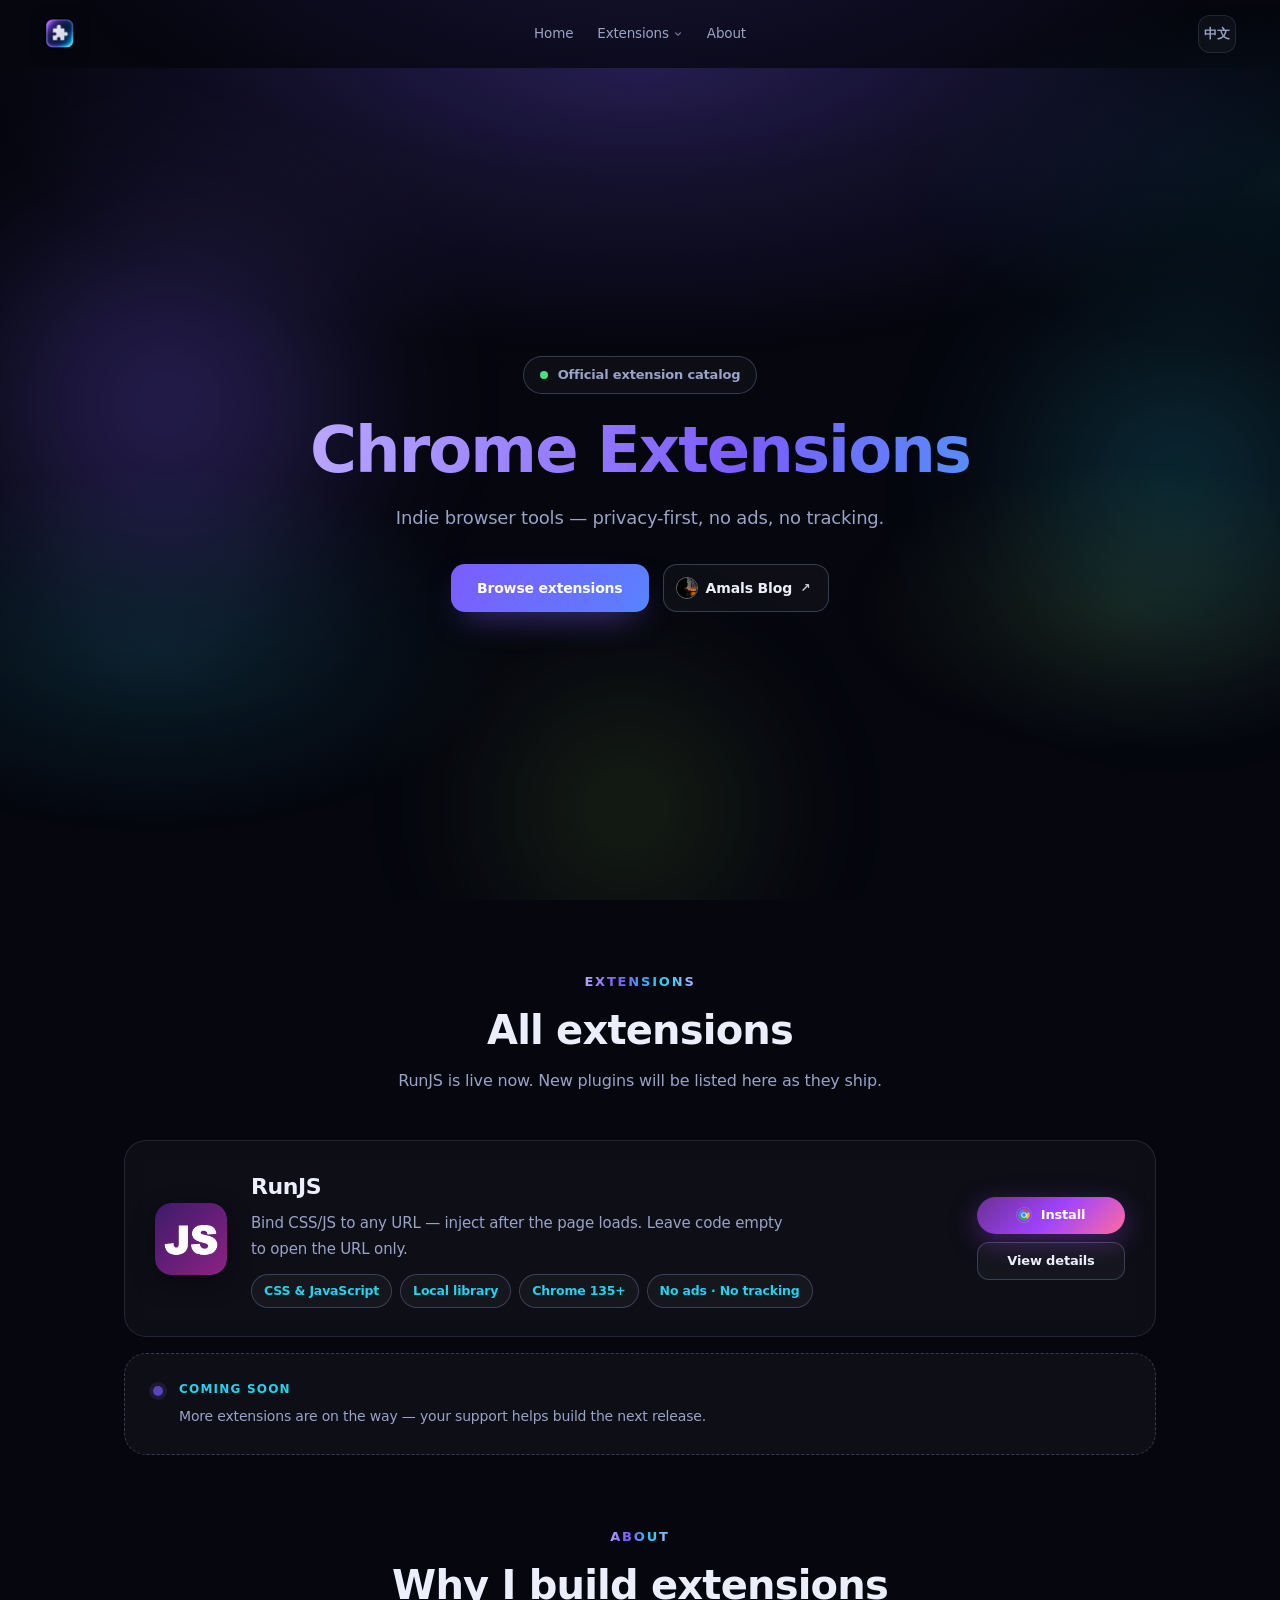
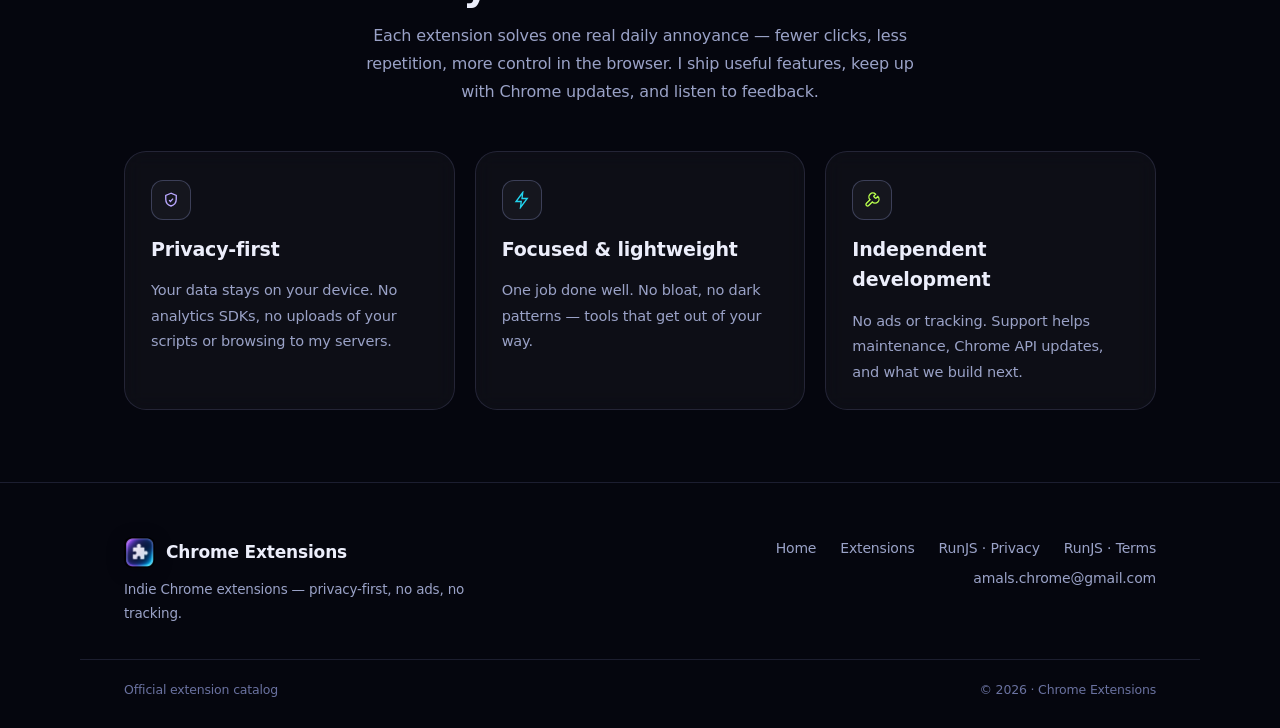
<file: index.html>
<!DOCTYPE html><html lang="en"> <head><meta charset="utf-8"><meta name="viewport" content="width=device-width, initial-scale=1"><meta name="description" content="Official site for indie Chrome extensions — RunJS and more. Privacy-friendly browser tools with no ads or tracking."><meta name="google-site-verification" content="qglDXwd5WsR262u3-31LoP47II7P1hhxSIAEebaW-9A"><link rel="canonical" href="https://amals-chrome.com/"><meta property="og:type" content="website"><meta property="og:site_name" content="Chrome Extensions"><meta property="og:title" content="Chrome Extensions · Official Site"><meta property="og:description" content="Official site for indie Chrome extensions — RunJS and more. Privacy-friendly browser tools with no ads or tracking."><meta property="og:url" content="https://amals-chrome.com/"><meta property="og:image" content="https://amals-chrome.com/assets/og-default.jpg"><meta property="og:locale" content="en_US"><meta name="twitter:card" content="summary_large_image"><meta name="twitter:title" content="Chrome Extensions · Official Site"><meta name="twitter:description" content="Official site for indie Chrome extensions — RunJS and more. Privacy-friendly browser tools with no ads or tracking."><meta name="twitter:image" content="https://amals-chrome.com/assets/og-default.jpg"><title>Chrome Extensions · Official Site</title><link rel="icon" href="/favicon.svg" type="image/svg+xml"><link rel="icon" href="/favicon.ico" sizes="any"><link rel="icon" href="/assets/site-icon.png" type="image/png" sizes="1024x1024"><link rel="apple-touch-icon" href="/assets/site-icon-180.png"><script>
  (function () {
    try {
      var KEY = "amals-site-locale";
      var stored = localStorage.getItem(KEY);
      var path = location.pathname || "/";
      var onZh = path === "/zh" || path === "/zh/" || path.indexOf("/zh/") === 0;

      function preferZh() {
        var langs = [];
        if (navigator.languages && navigator.languages.length) {
          langs = langs.concat(Array.prototype.slice.call(navigator.languages));
        }
        if (navigator.language) langs.push(navigator.language);
        for (var i = 0; i < langs.length; i++) {
          var x = String(langs[i] || "").toLowerCase();
          if (x.indexOf("zh") === 0) return true;
          if (x.indexOf("en") === 0) return false;
        }
        return false;
      }

      function toZh(p) {
        if (p === "/" || p === "") return "/zh/";
        if (p.indexOf("/zh") === 0) return p.endsWith("/") ? p : p + "/";
        return "/zh" + (p.endsWith("/") ? p : p + "/");
      }

      function toEn(p) {
        if (p === "/zh" || p === "/zh/") return "/";
        if (p.indexOf("/zh/") === 0) {
          var rest = p.slice(3);
          return rest.endsWith("/") ? rest : rest + "/";
        }
        return p.endsWith("/") ? p : p + "/";
      }

      var suffix = (location.search || "") + (location.hash || "");
      var wantZh = stored === "zh" ? true : stored === "en" ? false : preferZh();
      if (wantZh && !onZh) {
        location.replace(toZh(path) + suffix);
        return;
      }
      if (!wantZh && onZh && stored === "en") {
        location.replace(toEn(path) + suffix);
      }
    } catch (e) {}
  })();
</script><link rel="stylesheet" href="/_astro/index.CHZZLzla.css"></head> <body class="site-body" data-nav-scrolled="0"> <div class="bg-glow" aria-hidden="true"></div> <header class="nav"> <a class="brand" href="/" aria-label="Chrome Extensions home"> <img class="brand-mark" src="/assets/site-icon.png" width="31" height="31" alt=""> </a> <nav class="nav-links" aria-label="Primary"> <a class="nav-link" href="/">Home</a> <div class="nav-dropdown"> <a class="nav-link nav-dropdown-trigger" href="/#extensions" aria-haspopup="true"> <span>Extensions</span> <svg class="nav-caret" viewBox="0 0 12 12" aria-hidden="true" focusable="false"> <path d="M3 4.5 6 7.5 9 4.5" fill="none" stroke="currentColor" stroke-width="1.4" stroke-linecap="round" stroke-linejoin="round"></path> </svg> </a> <div class="nav-dropdown-menu" role="menu"> <a class="nav-dropdown-item" role="menuitem" href="/runjs/"> RunJS </a> </div> </div> <a class="nav-link" href="/#about">About</a>  </nav> <div class="nav-actions"> <a class="nav-lang" href="/zh/" lang="zh-CN" data-locale-switch="zh" aria-label="Language"> 中文 </a> </div> </header> <script>
  (function () {
    var root = document.body;
    if (!root || !root.classList.contains("site-body")) return;
    function setNavScrolled() {
      root.setAttribute("data-nav-scrolled", window.scrollY > 36 ? "1" : "0");
    }
    setNavScrolled();
    window.addEventListener("scroll", setNavScrolled, { passive: true });

    document.querySelectorAll("[data-locale-switch]").forEach(function (el) {
      el.addEventListener("click", function (e) {
        try {
          localStorage.setItem("amals-site-locale", el.getAttribute("data-locale-switch") || "");
        } catch (err) {}
        var hash = location.hash || "";
        if (!hash) return;
        e.preventDefault();
        var href = el.getAttribute("href") || "";
        location.href = href.split("#")[0] + hash;
      });
    });
  })();
</script>  <main id="top"> <section class="hero home-hero"> <div class="home-hero-bg" aria-hidden="true"> <span class="home-hero-orb home-hero-orb-a"></span> <span class="home-hero-orb home-hero-orb-b"></span> <span class="home-hero-orb home-hero-orb-c"></span> </div> <div class="wrap hero-inner"> <div class="home-hero-copy"> <p class="home-hero-badge"> <span class="home-hero-badge-pulse" aria-hidden="true"></span> <span>Official extension catalog</span> </p> <h1 class="hero-brand">Chrome Extensions</h1> <p class="home-hero-lede">Indie browser tools — privacy-first, no ads, no tracking.</p> <div class="hero-actions"> <a class="btn btn-primary home-hero-cta" href="/#extensions"> <span>Browse extensions</span> </a> <a class="amals-blog-btn" href="https://amals.cn" rel="noopener noreferrer" target="_blank"> <img class="amals-blog-avatar" src="/assets/amals-avatar.jpg" width="22" height="22" alt=""> <span>Amals Blog</span> <span class="amals-blog-arrow" aria-hidden="true">↗</span> </a>  </div> </div> </div> </section> <div class="wrap site-content"> <section id="extensions" class="site-section"> <header class="site-section-heading"> <p class="section-label">Extensions</p> <h2 class="section-title">All extensions</h2> <p class="section-desc">RunJS is live now. New plugins will be listed here as they ship.</p> </header> <div class="ext-grid"> <article class="ext-card" id="runjs"> <img class="ext-icon" src="/assets/products/runjs/runjs-icon128.png" width="72" height="72" alt="RunJS icon"> <div class="ext-meta"> <h3> <a class="ext-title-link" href="/runjs/">RunJS</a> </h3> <p class="ext-tagline">Bind CSS/JS to any URL — inject after the page loads. Leave code empty to open the URL only.</p> <ul class="ext-features"> <li>CSS &amp; JavaScript</li> <li>Local library</li> <li>Chrome 135+</li> <li>No ads · No tracking</li> </ul> </div> <div class="ext-actions"> <a class="btn btn-primary btn-sm btn-with-icon" href="https://chromewebstore.google.com/detail/runjs/ojnklfecniapdcbficadmjdljogefooe" rel="noopener noreferrer" target="_blank"> <svg class="btn-chrome-icon" viewBox="0 0 48 48" width="20" height="20" role="img"> <title>Chrome</title> <circle cx="24" cy="24" r="20" fill="#4285F4"></circle> <path fill="#EA4335" d="M24 4a20 20 0 0 1 17.32 10H24z"></path> <path fill="#FBBC05" d="M41.32 14A20 20 0 0 1 34 38.66L24 24z"></path> <path fill="#34A853" d="M34 38.66A20 20 0 0 1 4 24h20z"></path> <circle cx="24" cy="24" r="9" fill="#fff"></circle> <circle cx="24" cy="24" r="6.5" fill="#4285F4"></circle> </svg> Install </a> <a class="btn btn-ghost btn-sm" href="/runjs/">View details</a> </div> </article> <div class="ext-coming"> <span class="ext-coming-mark" aria-hidden="true"></span> <div class="ext-coming-copy"> <p class="ext-coming-label">Coming soon</p> <p class="ext-coming-text">More extensions are on the way — your support helps build the next release.</p> </div> </div> </div> </section> <section id="about" class="site-section"> <header class="site-section-heading"> <p class="section-label">About</p> <h2 class="section-title">Why I build extensions</h2> <p class="section-desc">Each extension solves one real daily annoyance — fewer clicks, less repetition, more control in the browser. I ship useful features, keep up with Chrome updates, and listen to feedback.</p> </header> <div class="values-grid"> <article class="value-card"> <div class="value-icon" aria-hidden="true"> <svg viewBox="0 0 24 24" fill="none" stroke="currentColor" stroke-width="1.8"> <path d="M12 3 5 6v5c0 4.5 2.9 7.8 7 9 4.1-1.2 7-4.5 7-9V6l-7-3z"></path> <path d="M9.5 12.2 11.2 14l3.5-3.8"></path> </svg> </div> <h3>Privacy-first</h3> <p>Your data stays on your device. No analytics SDKs, no uploads of your scripts or browsing to my servers.</p> </article> <article class="value-card"> <div class="value-icon" aria-hidden="true"> <svg viewBox="0 0 24 24" fill="none" stroke="currentColor" stroke-width="1.8"> <path d="M13 2 4 14h7l-1 8 9-12h-7l1-8z"></path> </svg> </div> <h3>Focused &amp; lightweight</h3> <p>One job done well. No bloat, no dark patterns — tools that get out of your way.</p> </article> <article class="value-card"> <div class="value-icon" aria-hidden="true"> <svg viewBox="0 0 24 24" fill="none" stroke="currentColor" stroke-width="1.8"> <path d="M14.7 6.3a1 1 0 0 0 0 1.4l1.6 1.6a1 1 0 0 0 1.4 0l2.1-2.1a5.2 5.2 0 0 1-7.4 7.4L7.6 19.4a2.1 2.1 0 0 1-3-3l4.8-4.8a5.2 5.2 0 0 1 7.4-7.4l-2.1 2.1z"></path> </svg> </div> <h3>Independent development</h3> <p>No ads or tracking. Support helps maintenance, Chrome API updates, and what we build next.</p> </article> </div> </section>  </div> </main>  <footer class="site-footer"> <div class="wrap site-footer-inner"> <div class="site-footer-brand"> <div class="site-footer-brand-row"> <img class="brand-mark" src="/assets/site-icon.png" width="31" height="31" alt=""> <strong>Chrome Extensions</strong> </div> <p>Indie Chrome extensions — privacy-first, no ads, no tracking.</p> </div> <nav class="site-footer-links" aria-label="Footer"> <a href="/">Home</a> <a href="/#extensions">Extensions</a> <a href="/runjs/privacy/">RunJS · Privacy</a><a href="/runjs/terms/">RunJS · Terms</a>  <a href="mailto:amals.chrome@gmail.com">amals.chrome@gmail.com</a> </nav> </div> <div class="wrap site-footer-bottom"> <span>Official extension catalog</span> <span>© 2026 · Chrome Extensions</span> </div> </footer> </body></html>
</file>
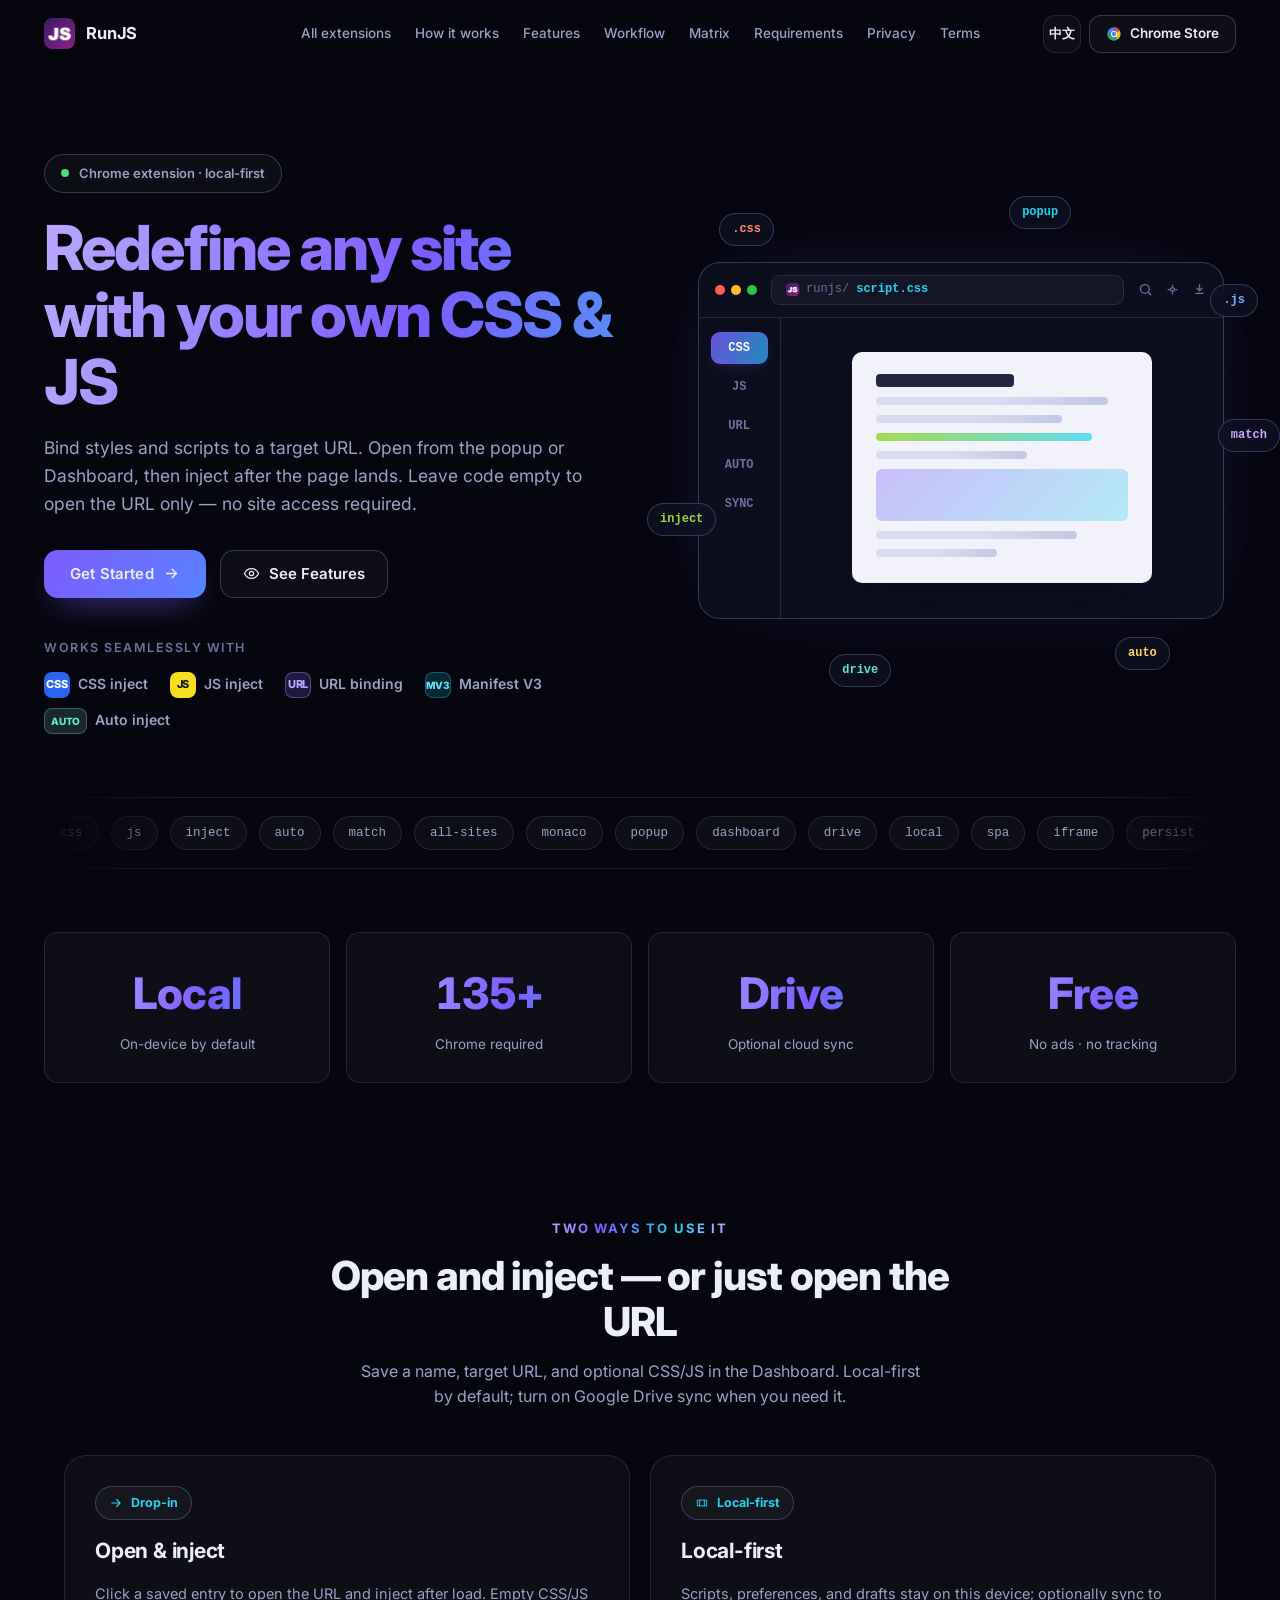
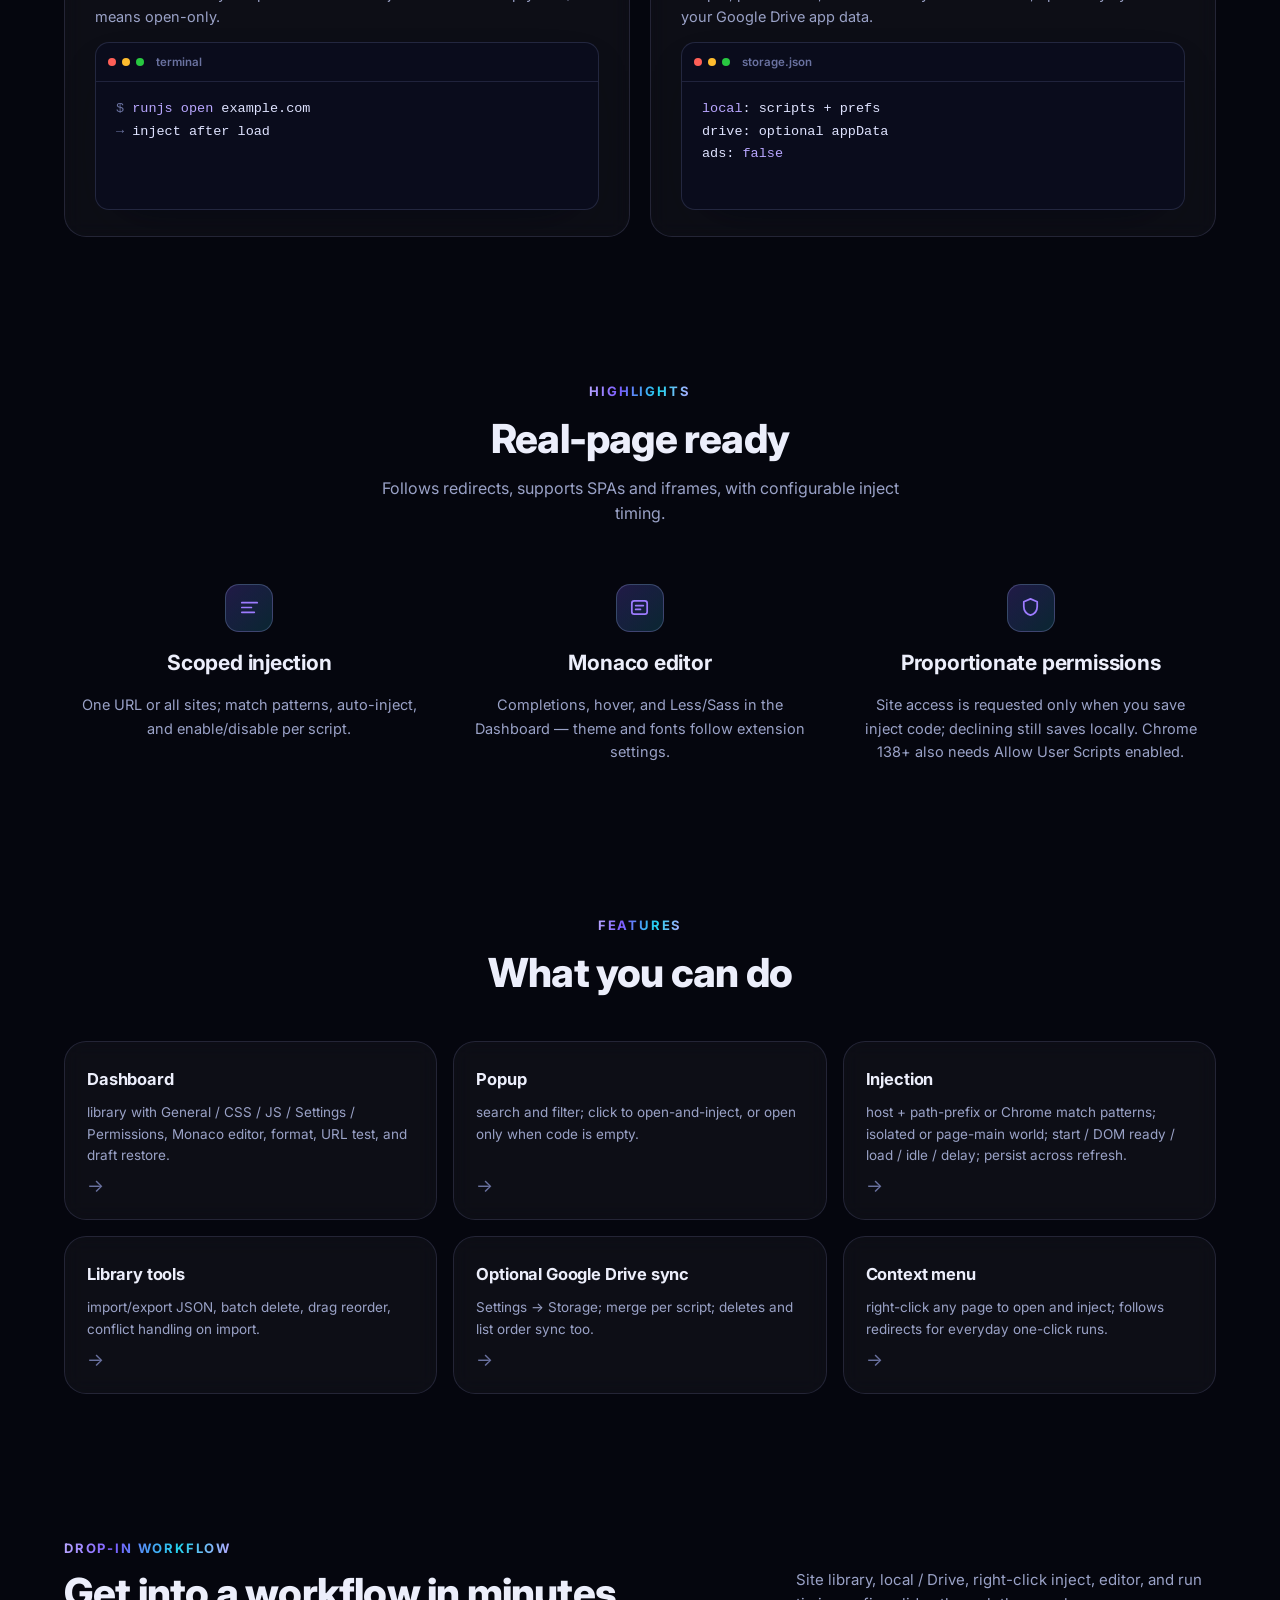
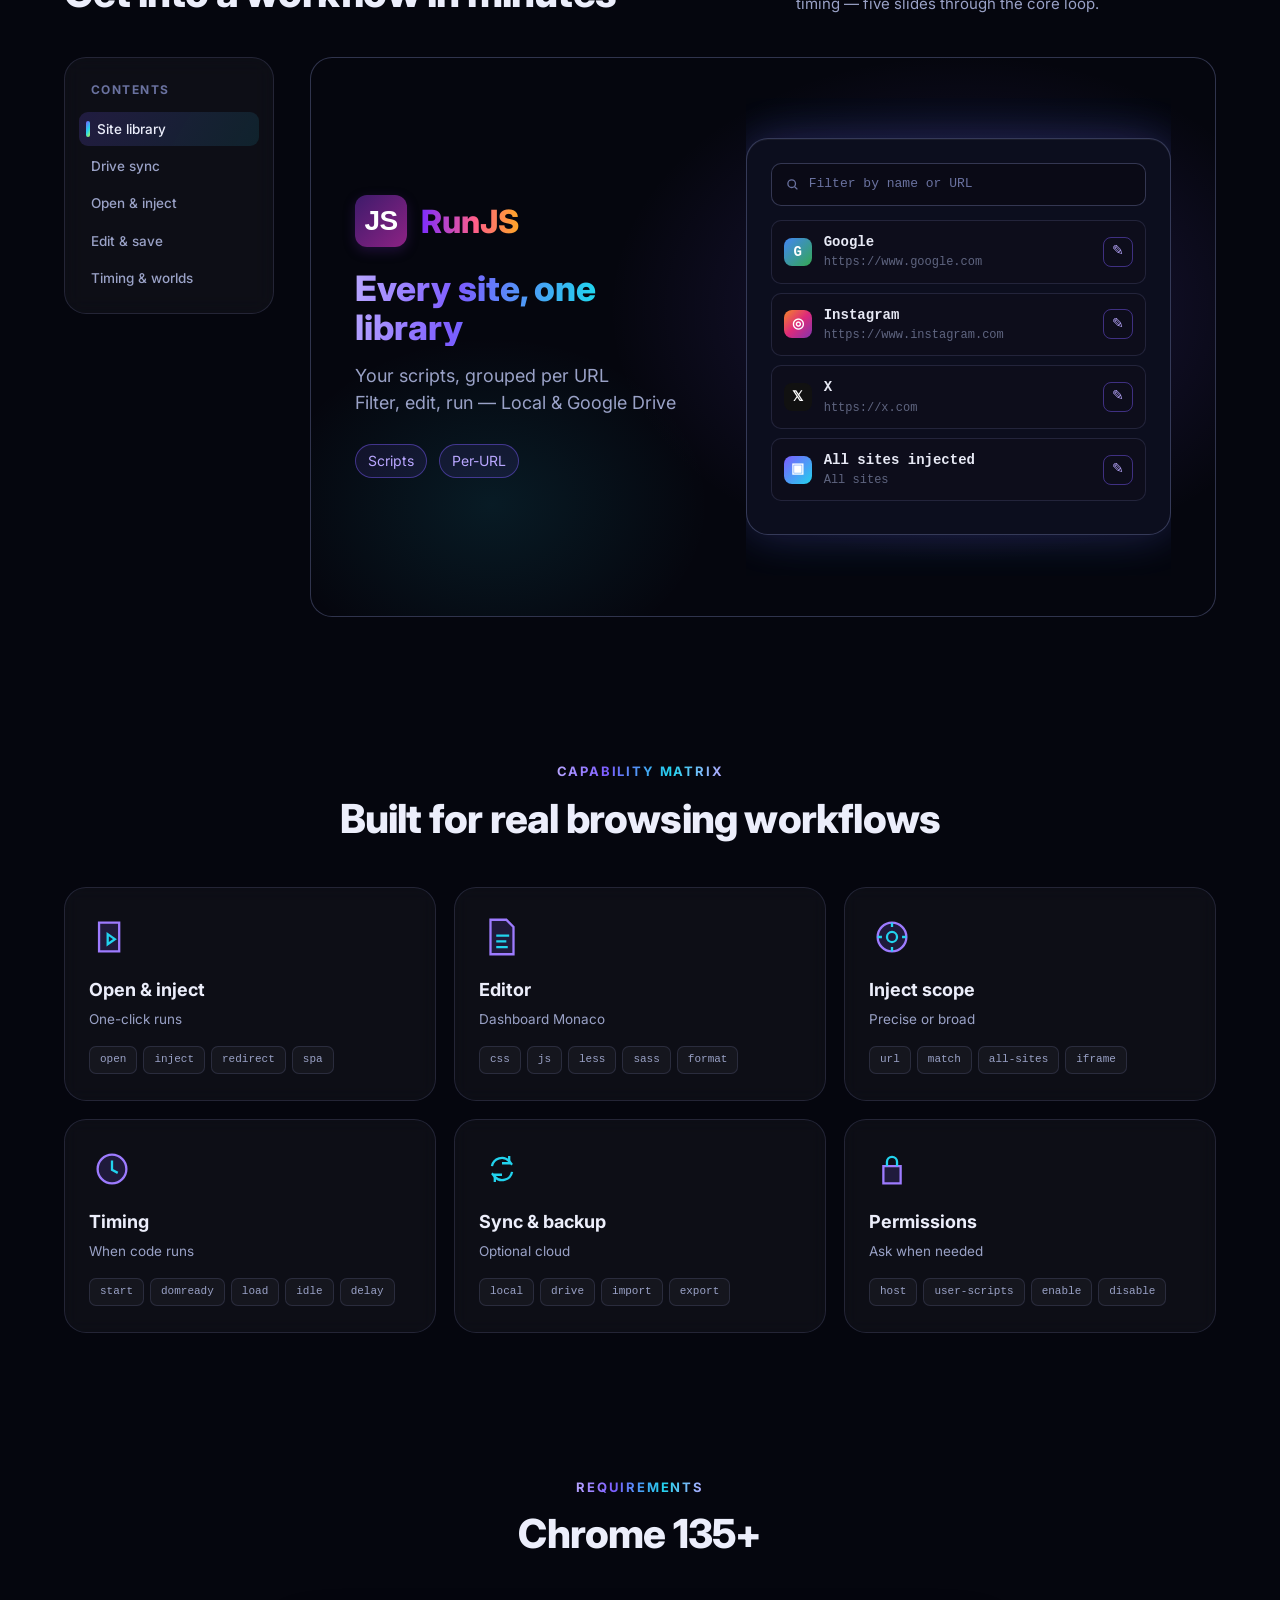
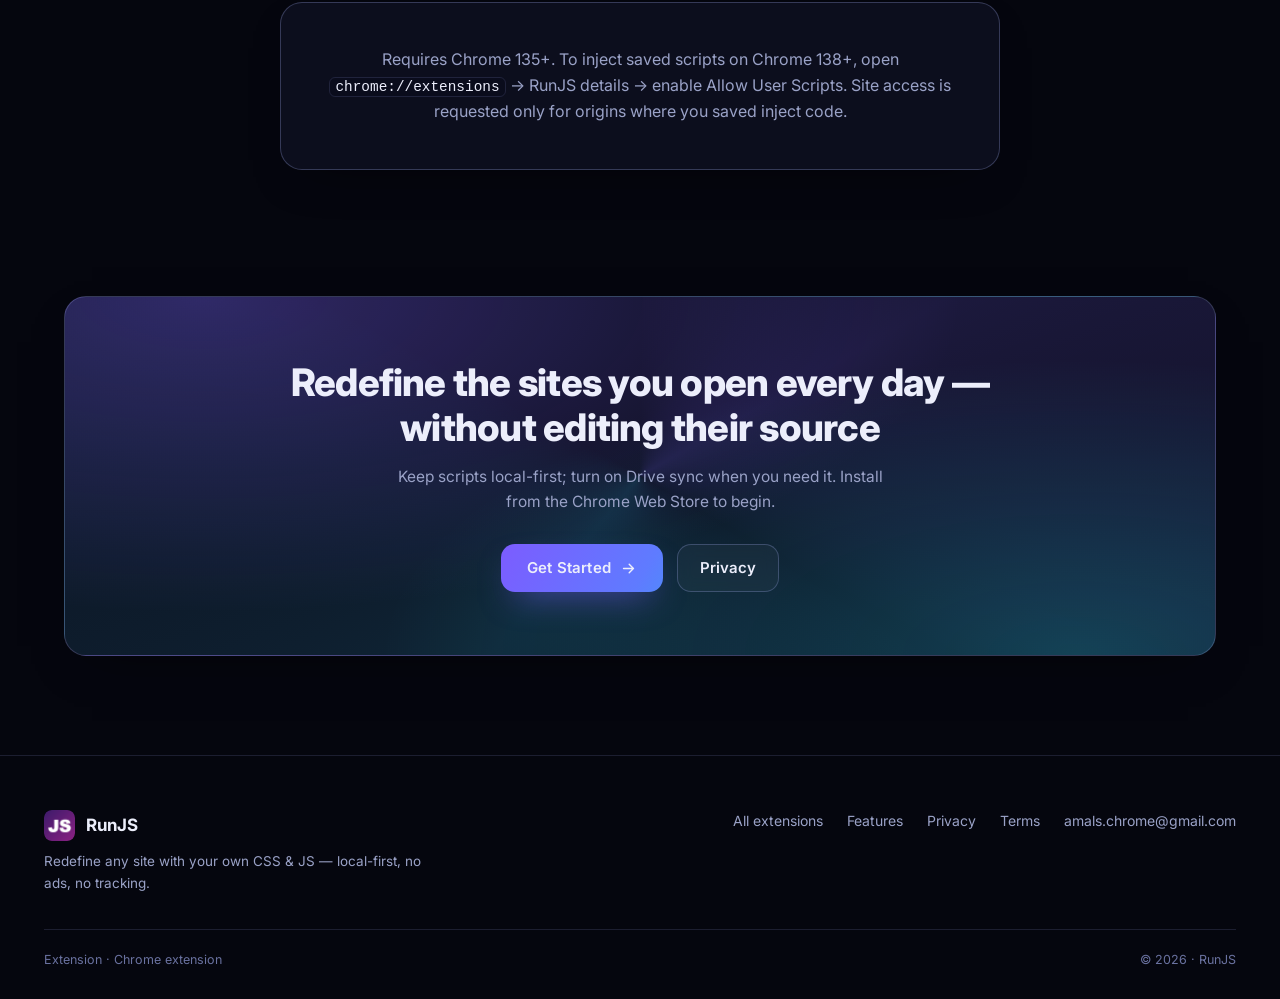
<file: runjs/index.html>
<!DOCTYPE html><html lang="en"> <head><meta charset="utf-8"><meta name="viewport" content="width=device-width, initial-scale=1"><meta name="description" content="RunJS binds CSS and JavaScript to URLs you choose, then injects after the page loads — local-first, no ads, no tracking."><meta name="google-site-verification" content="qglDXwd5WsR262u3-31LoP47II7P1hhxSIAEebaW-9A"><meta name="color-scheme" content="dark"><link rel="canonical" href="https://amals-chrome.com/runjs/"><meta property="og:type" content="website"><meta property="og:site_name" content="Chrome Extensions"><meta property="og:title" content="RunJS · Chrome Extensions"><meta property="og:description" content="RunJS binds CSS and JavaScript to URLs you choose, then injects after the page loads — local-first, no ads, no tracking."><meta property="og:url" content="https://amals-chrome.com/runjs/"><meta property="og:image" content="https://amals-chrome.com/assets/products/runjs/og-runjs.jpg"><meta property="og:locale" content="en_US"><meta name="twitter:card" content="summary_large_image"><meta name="twitter:title" content="RunJS · Chrome Extensions"><meta name="twitter:description" content="RunJS binds CSS and JavaScript to URLs you choose, then injects after the page loads — local-first, no ads, no tracking."><meta name="twitter:image" content="https://amals-chrome.com/assets/products/runjs/og-runjs.jpg"><title>RunJS · Chrome Extensions</title><link rel="icon" href="/assets/products/runjs/runjs-icon128.png" type="image/png" sizes="128x128"><link rel="shortcut icon" href="/assets/products/runjs/runjs-icon128.png" type="image/png"><link rel="preconnect" href="https://fonts.googleapis.com"><link rel="preconnect" href="https://fonts.gstatic.com" crossorigin><link href="https://fonts.googleapis.com/css2?family=Inter:wght@400;500;600;700;800&display=swap" rel="stylesheet"><script>
  (function () {
    try {
      var KEY = "amals-site-locale";
      var stored = localStorage.getItem(KEY);
      var path = location.pathname || "/";
      var onZh = path === "/zh" || path === "/zh/" || path.indexOf("/zh/") === 0;

      function preferZh() {
        var langs = [];
        if (navigator.languages && navigator.languages.length) {
          langs = langs.concat(Array.prototype.slice.call(navigator.languages));
        }
        if (navigator.language) langs.push(navigator.language);
        for (var i = 0; i < langs.length; i++) {
          var x = String(langs[i] || "").toLowerCase();
          if (x.indexOf("zh") === 0) return true;
          if (x.indexOf("en") === 0) return false;
        }
        return false;
      }

      function toZh(p) {
        if (p === "/" || p === "") return "/zh/";
        if (p.indexOf("/zh") === 0) return p.endsWith("/") ? p : p + "/";
        return "/zh" + (p.endsWith("/") ? p : p + "/");
      }

      function toEn(p) {
        if (p === "/zh" || p === "/zh/") return "/";
        if (p.indexOf("/zh/") === 0) {
          var rest = p.slice(3);
          return rest.endsWith("/") ? rest : rest + "/";
        }
        return p.endsWith("/") ? p : p + "/";
      }

      var suffix = (location.search || "") + (location.hash || "");
      var wantZh = stored === "zh" ? true : stored === "en" ? false : preferZh();
      if (wantZh && !onZh) {
        location.replace(toZh(path) + suffix);
        return;
      }
      if (!wantZh && onZh && stored === "en") {
        location.replace(toEn(path) + suffix);
      }
    } catch (e) {}
  })();
</script><link rel="stylesheet" href="/_astro/index.DoU5XHHF.css"></head> <body class="rj-body">  <script type="application/ld+json">{"@context":"https://schema.org","@type":"SoftwareApplication","name":"RunJS","applicationCategory":"BrowserApplication","operatingSystem":"Google Chrome","description":"RunJS binds CSS and JavaScript to URLs you choose, then injects after the page loads — local-first, no ads, no tracking.","url":"https://amals-chrome.com/runjs/","image":"https://amals-chrome.com/assets/products/runjs/og-runjs.jpg","offers":{"@type":"Offer","price":"0","priceCurrency":"USD","url":"https://chromewebstore.google.com/detail/runjs/ojnklfecniapdcbficadmjdljogefooe"}}</script> <div class="rj-scroll-progress" id="rjScrollProgress" aria-hidden="true"></div> <header class="rj-nav"> <a class="rj-brand" href="/runjs/" aria-label="RunJS home"> <img src="/assets/products/runjs/runjs-icon128.png" width="31" height="31" alt=""> <span>RunJS</span> </a> <nav class="rj-nav-links" aria-label="Primary"> <a href="/">All extensions</a>  <a href="#how">How it works</a> <a href="#features">Features</a> <a href="#workflow">Workflow</a> <a href="#matrix">Matrix</a> <a href="#requirements">Requirements</a>  <a href="/runjs/privacy/">Privacy</a> <a href="/runjs/terms/">Terms</a> </nav> <div class="rj-nav-actions"> <a class="rj-lang" href="/zh/runjs/" lang="zh-CN" data-locale-switch="zh" aria-label="Language"> 中文 </a> <a class="rj-btn-store" href="https://chromewebstore.google.com/detail/runjs/ojnklfecniapdcbficadmjdljogefooe" rel="noopener noreferrer" target="_blank" title="Chrome Web Store"> <svg class="btn-chrome-icon" viewBox="0 0 48 48" width="20" height="20" aria-hidden="true">  <circle cx="24" cy="24" r="20" fill="#4285F4"></circle> <path fill="#EA4335" d="M24 4a20 20 0 0 1 17.32 10H24z"></path> <path fill="#FBBC05" d="M41.32 14A20 20 0 0 1 34 38.66L24 24z"></path> <path fill="#34A853" d="M34 38.66A20 20 0 0 1 4 24h20z"></path> <circle cx="24" cy="24" r="9" fill="#fff"></circle> <circle cx="24" cy="24" r="6.5" fill="#4285F4"></circle> </svg> Chrome Store </a> </div> </header> <script>
  (function () {
    var root = document.body;
    if (!root || !root.classList.contains("rj-body")) return;
    function setNavScrolled() {
      root.setAttribute("data-nav-scrolled", window.scrollY > 36 ? "1" : "0");
    }
    setNavScrolled();
    window.addEventListener("scroll", setNavScrolled, { passive: true });
  })();
</script> <main> <section class="rj-hero"> <div class="rj-hero-inner"> <div class="rj-hero-copy"> <div class="rj-badge"> <span class="rj-badge-pulse" aria-hidden="true"></span> <span>Chrome extension · local-first</span> </div> <h1 class="rj-hero-title">Redefine any site with your own CSS &amp; JS</h1> <p class="rj-hero-lede">Bind styles and scripts to a target URL. Open from the popup or Dashboard, then inject after the page lands. Leave code empty to open the URL only — no site access required.</p> <div class="rj-hero-actions"> <a class="rj-primary" href="https://chromewebstore.google.com/detail/runjs/ojnklfecniapdcbficadmjdljogefooe" rel="noopener noreferrer" target="_blank"> Get Started <svg viewBox="0 0 24 24" fill="none" aria-hidden="true"> <path d="M5 12h14M13 6l6 6-6 6" stroke="currentColor" stroke-width="2" stroke-linecap="round" stroke-linejoin="round"></path> </svg> </a> <a class="rj-secondary" href="#features"> <svg width="18" height="18" viewBox="0 0 24 24" fill="none" aria-hidden="true"> <path d="M2 12s3.5-7 10-7 10 7 10 7-3.5 7-10 7S2 12 2 12Z" stroke="currentColor" stroke-width="1.7"></path> <circle cx="12" cy="12" r="3" stroke="currentColor" stroke-width="1.7"></circle> </svg> See Features </a> </div> <div class="rj-works" aria-label="Capability overview"> <span>Works seamlessly with</span> <div class="rj-works-row"> <strong><span class="rj-chip rj-chip-css">CSS</span>CSS inject</strong> <strong><span class="rj-chip rj-chip-js">JS</span>JS inject</strong> <strong><span class="rj-chip rj-chip-url">URL</span>URL binding</strong> <strong><span class="rj-chip rj-chip-mv3">MV3</span>Manifest V3</strong> <strong><span class="rj-chip rj-chip-auto">AUTO</span>Auto inject</strong> </div> </div> </div> <div class="rj-stage" data-hero-stage aria-label="Product preview"> <div class="rj-orbit" aria-hidden="true"> <span class="oc-1">.css</span> <span class="oc-2">.js</span> <span class="oc-3">inject</span> <span class="oc-4">auto</span> <span class="oc-5">match</span> <span class="oc-6">drive</span> <span class="oc-7">popup</span> </div> <div class="rj-shell" data-tilt> <div class="rj-shell-top"> <div class="rj-traffic" aria-hidden="true"><i></i><i></i><i></i></div> <div class="rj-address"> <img src="/assets/products/runjs/runjs-icon128.png" width="13" height="13" alt=""> <span class="rj-address-path">runjs/</span> <span class="rj-address-file" data-stage-file>script.css</span> </div> <div class="rj-shell-tools" aria-hidden="true"> <svg viewBox="0 0 24 24" fill="none" stroke="currentColor" stroke-width="2"><circle cx="11" cy="11" r="7"></circle><path d="M20 20l-3-3" stroke-linecap="round"></path></svg> <svg viewBox="0 0 24 24" fill="none" stroke="currentColor" stroke-width="2"><circle cx="12" cy="12" r="3"></circle><path d="M12 5v2M12 17v2M5 12h2M17 12h2" stroke-linecap="round"></path></svg> <svg viewBox="0 0 24 24" fill="none" stroke="currentColor" stroke-width="2"><path d="M12 4v10M8 10l4 4 4-4M6 18h12" stroke-linecap="round" stroke-linejoin="round"></path></svg> </div> </div> <div class="rj-shell-body"> <aside class="rj-rail" aria-label="Preview scenes"> <button type="button" class="is-active" data-scene="css" data-file="script.css">CSS</button> <button type="button" data-scene="js" data-file="inject.js">JS</button> <button type="button" data-scene="url" data-file="match.url">URL</button> <button type="button" data-scene="auto" data-file="auto.js">AUTO</button> <button type="button" data-scene="sync" data-file="drive.sync">SYNC</button> </aside> <div class="rj-scene-stack" aria-hidden="true"> <div class="rj-scene rj-scene-css is-active" data-scene="css"> <div class="rj-paper"> <span class="rj-paper-title"></span> <span class="rj-paper-line w-90"></span> <span class="rj-paper-line w-75"></span> <span class="rj-paper-line w-85 is-hit"></span> <span class="rj-paper-line w-60"></span> <span class="rj-paper-block"></span> <span class="rj-paper-line w-80"></span> <span class="rj-paper-line w-50"></span> </div> </div> <div class="rj-scene rj-scene-js" data-scene="js"> <div class="rj-codepane"> <div class="rj-codepane-line"><span class="k">function</span> <span class="f">openAndInject</span>(opts) {</div> <div class="rj-codepane-line"> <span class="k">const</span> { url, css, js } = opts;</div> <div class="rj-codepane-line"> <span class="f">await</span> <span class="f">tabs.create</span>({ url });</div> <div class="rj-codepane-line"> <span class="f">inject</span>(css, js);</div> <div class="rj-codepane-line">}</div> </div> </div> <div class="rj-scene rj-scene-url" data-scene="url"> <div class="rj-sheet"> <span></span><span></span><span></span><span></span> <span></span><span class="cell-hot"></span><span></span><span></span> <span></span><span></span><span class="cell-hot"></span><span></span> <span></span><span></span><span></span><span></span> <span class="cell-hot"></span><span></span><span></span><span></span> <span></span><span></span><span></span><span class="cell-hot"></span> </div> <div class="rj-sheet-selection"></div> </div> <div class="rj-scene rj-scene-auto" data-scene="auto"> <div class="rj-eq" aria-hidden="true"> <span></span><span></span><span></span><span></span><span></span><span></span> <span></span><span></span><span></span><span></span><span></span><span></span> </div> </div> <div class="rj-scene rj-scene-sync" data-scene="sync"> <div class="rj-tree"> <span class="rj-tree-row is-dir">local/</span> <span class="rj-tree-row indent">library.json</span> <span class="rj-tree-row indent">prefs.json</span> <span class="rj-tree-row is-dir">drive/</span> <span class="rj-tree-row indent">scripts.json</span> <span class="rj-tree-row indent">last-sync</span> </div> </div> <div class="rj-scan-beam" aria-hidden="true"></div> </div> </div> </div> </div> </div> <div class="rj-marquee" aria-label="Capability tags" role="presentation"> <div class="rj-marquee-track"> <div class="rj-marquee-group"> <span>css</span><span>js</span><span>inject</span><span>auto</span><span>match</span><span>all-sites</span><span>monaco</span><span>popup</span><span>dashboard</span><span>drive</span><span>local</span><span>spa</span><span>iframe</span><span>persist</span><span>mv3</span><span>user-scripts</span> </div> <div class="rj-marquee-group" aria-hidden="true"> <span>css</span><span>js</span><span>inject</span><span>auto</span><span>match</span><span>all-sites</span><span>monaco</span><span>popup</span><span>dashboard</span><span>drive</span><span>local</span><span>spa</span><span>iframe</span><span>persist</span><span>mv3</span><span>user-scripts</span> </div> </div> </div> </section> <section class="rj-stats-band" aria-label="Highlights"> <div class="rj-stats"> <div class="rj-stat"> <strong>Local</strong> <span>On-device by default</span> </div> <div class="rj-stat"> <strong>135+</strong> <span>Chrome required</span> </div> <div class="rj-stat"> <strong>Drive</strong> <span>Optional cloud sync</span> </div> <div class="rj-stat"> <strong>Free</strong> <span>No ads · no tracking</span> </div> </div> </section> <section class="rj-section" id="how"> <div class="rj-section-heading"> <p>Two ways to use it</p> <h2>Open and inject — or just open the URL</h2> <p class="rj-lede">Save a name, target URL, and optional CSS/JS in the Dashboard. Local-first by default; turn on Google Drive sync when you need it.</p> </div> <div class="rj-way-grid"> <article class="rj-glow-card"> <span class="rj-card-tag"> <svg width="14" height="14" viewBox="0 0 24 24" fill="none" aria-hidden="true"> <path d="M5 12h14M13 6l6 6-6 6" stroke="currentColor" stroke-width="2" stroke-linecap="round" stroke-linejoin="round"></path> </svg> Drop-in </span> <h3>Open &amp; inject</h3> <p>Click a saved entry to open the URL and inject after load. Empty CSS/JS means open-only.</p> <div class="rj-editor"> <div class="rj-editor-bar"> <i></i><i></i><i></i> <strong>terminal</strong> </div> <pre><span class="prompt">$</span> <span class="em">runjs open</span> example.com
<span class="prompt">→</span> inject after load</pre> </div> </article> <article class="rj-glow-card"> <span class="rj-card-tag"> <svg width="14" height="14" viewBox="0 0 24 24" fill="none" aria-hidden="true"> <path d="M4 7h16v10H4V7Zm4 10V7m8 10V7" stroke="currentColor" stroke-width="1.7"></path> </svg> Local-first </span> <h3>Local-first</h3> <p>Scripts, preferences, and drafts stay on this device; optionally sync to your Google Drive app data.</p> <div class="rj-editor"> <div class="rj-editor-bar"> <i></i><i></i><i></i> <strong>storage.json</strong> </div> <pre><span class="em">local</span>: scripts + prefs
drive: optional appData
ads: <span class="em">false</span></pre> </div> </article> </div> </section> <section class="rj-section" id="highlights" data-reveal> <div class="rj-section-heading"> <p>Highlights</p> <h2>Real-page ready</h2> <p class="rj-lede">Follows redirects, supports SPAs and iframes, with configurable inject timing.</p> </div> <div class="rj-feature-grid"> <article class="rj-feature"> <div class="rj-feature-icon" aria-hidden="true"> <svg viewBox="0 0 24 24" fill="none"> <path d="M4 7h16M4 12h10M4 17h13" stroke="currentColor" stroke-width="1.8" stroke-linecap="round"></path> </svg> </div> <h3>Scoped injection</h3> <p>One URL or all sites; match patterns, auto-inject, and enable/disable per script.</p> </article> <article class="rj-feature"> <div class="rj-feature-icon" aria-hidden="true"> <svg viewBox="0 0 24 24" fill="none"> <rect x="4" y="5" width="16" height="14" rx="2.5" stroke="currentColor" stroke-width="1.8"></rect> <path d="M8 10h8M8 14h5" stroke="currentColor" stroke-width="1.8" stroke-linecap="round"></path> </svg> </div> <h3>Monaco editor</h3> <p>Completions, hover, and Less/Sass in the Dashboard — theme and fonts follow extension settings.</p> </article> <article class="rj-feature"> <div class="rj-feature-icon" aria-hidden="true"> <svg viewBox="0 0 24 24" fill="none"> <path d="M12 3l7 3v5c0 4.2-2.8 7.8-7 9-4.2-1.2-7-4.8-7-9V6l7-3Z" stroke="currentColor" stroke-width="1.8" stroke-linejoin="round"></path> </svg> </div> <h3>Proportionate permissions</h3> <p>Site access is requested only when you save inject code; declining still saves locally. Chrome 138+ also needs Allow User Scripts enabled.</p> </article> </div> </section> <section class="rj-section" id="features" data-reveal> <div class="rj-section-heading"> <p>Features</p> <h2>What you can do</h2> </div> <div class="rj-feat-grid"> <article class="rj-feat-card"> <strong>Dashboard</strong> <p>library with General / CSS / JS / Settings / Permissions, Monaco editor, format, URL test, and draft restore.</p> <span class="rj-card-arrow" aria-hidden="true">→</span> </article><article class="rj-feat-card"> <strong>Popup</strong> <p>search and filter; click to open-and-inject, or open only when code is empty.</p> <span class="rj-card-arrow" aria-hidden="true">→</span> </article><article class="rj-feat-card"> <strong>Injection</strong> <p>host + path-prefix or Chrome match patterns; isolated or page-main world; start / DOM ready / load / idle / delay; persist across refresh.</p> <span class="rj-card-arrow" aria-hidden="true">→</span> </article><article class="rj-feat-card"> <strong>Library tools</strong> <p>import/export JSON, batch delete, drag reorder, conflict handling on import.</p> <span class="rj-card-arrow" aria-hidden="true">→</span> </article><article class="rj-feat-card"> <strong>Optional Google Drive sync</strong> <p>Settings → Storage; merge per script; deletes and list order sync too.</p> <span class="rj-card-arrow" aria-hidden="true">→</span> </article><article class="rj-feat-card"> <strong>Context menu</strong> <p>right-click any page to open and inject; follows redirects for everyday one-click runs.</p> <span class="rj-card-arrow" aria-hidden="true">→</span> </article> </div> </section> <section class="rj-section" id="workflow" data-reveal> <div class="rj-split-heading"> <div> <p>Drop-in workflow</p> <h2>Get into a workflow in minutes</h2> </div> <p>Site library, local / Drive, right-click inject, editor, and run timing — five slides through the core loop.</p> </div> <div class="rj-showcase" data-ss-showcase> <aside class="rj-ss-tabs" role="tablist" aria-label="Drop-in workflow"> <strong>Contents</strong> <button type="button" class="rj-ss-tab on" data-ss-tab="0" role="tab" aria-selected="true"> Site library </button><button type="button" class="rj-ss-tab" data-ss-tab="1" role="tab"> Drive sync </button><button type="button" class="rj-ss-tab" data-ss-tab="2" role="tab"> Open &amp; inject </button><button type="button" class="rj-ss-tab" data-ss-tab="3" role="tab"> Edit &amp; save </button><button type="button" class="rj-ss-tab" data-ss-tab="4" role="tab"> Timing &amp; worlds </button> </aside> <div class="rj-ss-stage"> <section class="rj-ss-slide on" data-ss-slide> <div class="rj-ss-left"> <div class="rj-ss-brandrow"> <div class="rj-ss-js" aria-hidden="true">JS</div> <div class="rj-ss-name">RunJS</div> </div> <h3 class="rj-ss-h1">Every site, one library</h3> <div class="rj-ss-sub">Your scripts, grouped per URL
Filter, edit, run — Local &amp; Google Drive</div> <div class="rj-ss-pills"> <span class="rj-ss-pill">Scripts</span> <span class="rj-ss-pill">Per-URL</span> </div> </div> <div class="rj-ss-card"> <div class="rj-ss-g"> <div class="rj-ss-search"> <svg width="13" height="13" viewBox="0 0 24 24" fill="none" stroke="currentColor" stroke-width="2.4" aria-hidden="true"> <circle cx="10.5" cy="10.5" r="7"></circle> <path d="M16 16l5 5"></path> </svg> Filter by name or URL </div> <div class="rj-ss-row"> <div class="rj-ss-fav rj-ss-fav-g">G</div> <div> <div class="rj-ss-sname">Google</div> <div class="rj-ss-surl">https://www.google.com</div> </div> <div class="rj-ss-edit" aria-hidden="true">✎</div> </div> <div class="rj-ss-row"> <div class="rj-ss-fav rj-ss-fav-ig">◎</div> <div> <div class="rj-ss-sname">Instagram</div> <div class="rj-ss-surl">https://www.instagram.com</div> </div> <div class="rj-ss-edit" aria-hidden="true">✎</div> </div> <div class="rj-ss-row"> <div class="rj-ss-fav rj-ss-fav-x">𝕏</div> <div> <div class="rj-ss-sname">X</div> <div class="rj-ss-surl">https://x.com</div> </div> <div class="rj-ss-edit" aria-hidden="true">✎</div> </div> <div class="rj-ss-row"> <div class="rj-ss-fav rj-ss-fav-all">▣</div> <div> <div class="rj-ss-sname">All sites injected</div> <div class="rj-ss-surl">All sites</div> </div> <div class="rj-ss-edit" aria-hidden="true">✎</div> </div> </div> </div> </section> <section class="rj-ss-slide" data-ss-slide> <div class="rj-ss-left"> <div class="rj-ss-brandrow"> <div class="rj-ss-js" aria-hidden="true">JS</div> <div class="rj-ss-name">RunJS</div> </div> <h3 class="rj-ss-h1">Local-first privacy</h3> <div class="rj-ss-sub">Browser storage by default
Google Drive sync when you want it</div> <div class="rj-ss-pills"> <span class="rj-ss-pill">No ads</span> <span class="rj-ss-pill">No tracking</span> <span class="rj-ss-pill">Import / Export</span> </div> </div> <div class="rj-ss-card"> <div class="rj-ss-g"> <div class="rj-ss-ctitle">Storage</div> <div class="rj-ss-csub">Local library usage and optional Google Drive sync.</div> <div class="rj-ss-heading">Storage provider</div> <div class="rj-ss-opt"> <span class="rj-ss-opt-icon" aria-hidden="true">▣</span> <div> <div class="rj-ss-opt-name">Browser storage</div> <div class="rj-ss-surl">Chrome local storage on this device (default)</div> </div> </div> <div class="rj-ss-opt sel"> <span class="rj-ss-opt-icon" aria-hidden="true">↻</span> <div> <div class="rj-ss-opt-name">Google Drive</div> <div class="rj-ss-surl">Sync scripts with Google Drive across your devices</div> </div> </div> <div class="rj-ss-ostat"> <span><span class="rj-ss-dot"></span><b>Synced</b></span> <span class="rj-ss-meta">Last synced: 2026/10/16 23:42:28</span> </div> <div class="rj-ss-metric"><span>Scripts</span><b>4</b></div> <div class="rj-ss-metric"><span>Library code size</span><b>6.7 KB</b></div> <div class="rj-ss-metric"><span>Local storage</span><b>14.5 KB / 10.00 MB</b></div> </div> </div> </section> <section class="rj-ss-slide wide" data-ss-slide> <div class="rj-ss-left"> <div class="rj-ss-brandrow"> <div class="rj-ss-js" aria-hidden="true">JS</div> <div class="rj-ss-name">RunJS</div> </div> <h3 class="rj-ss-h1">Open &amp; inject</h3> <div class="rj-ss-sub">Right-click any page and run script
straight from the context menu</div> <div class="rj-ss-pills"> <span class="rj-ss-pill solid">One click</span> <span class="rj-ss-pill">Follows redirects</span> </div> </div> <div class="rj-ss-card rj-ss-card-center"> <div class="rj-ss-menupic"> <img src="/assets/products/runjs/runjs-context-menu.jpg" alt="RunJS context menu mockup" width="420" height="540" loading="lazy"> </div> </div> </section> <section class="rj-ss-slide" data-ss-slide> <div class="rj-ss-left"> <div class="rj-ss-brandrow"> <div class="rj-ss-js" aria-hidden="true">JS</div> <div class="rj-ss-name">RunJS</div> </div> <h3 class="rj-ss-h1">CSS + JS Editor</h3> <div class="rj-ss-sub">Edit with syntax highlighting
Save stays in sync with your library</div> <div class="rj-ss-pills"> <span class="rj-ss-pill">Import / Export</span> <span class="rj-ss-pill">Format</span> </div> </div> <div class="rj-ss-card"> <div class="rj-ss-g"> <div class="rj-ss-status"> <span class="rj-ss-st1">EDIT</span> <span class="rj-ss-st2"><i class="rj-ss-gdot"></i>SAVED — MATCHES LIBRARY</span> </div> <div class="rj-ss-toolrow"> <span class="rj-ss-chip">Import</span> <span class="rj-ss-chip">Export</span> <span class="rj-ss-chip">Format</span> </div> <div class="rj-ss-code"> <div class="rj-ss-cl"><span class="rj-ss-ln">1</span><span class="rj-ss-tx"><span class="rj-ss-k">function</span> (global, undefined) {</span></div> <div class="rj-ss-cl"><span class="rj-ss-ln">2</span><span class="rj-ss-tx"> <span class="rj-ss-str">"use strict"</span>;</span></div> <div class="rj-ss-cl"><span class="rj-ss-ln">3</span><span class="rj-ss-tx"> undefinedVariable = {};</span></div> <div class="rj-ss-cl"><span class="rj-ss-ln">6</span><span class="rj-ss-tx"> <span class="rj-ss-k">function</span> <span class="rj-ss-fn">initializeProperties</span>(target, members) {</span></div> <div class="rj-ss-cl"><span class="rj-ss-ln">7</span><span class="rj-ss-tx"> <span class="rj-ss-k">var</span> keys = <span class="rj-ss-fn">Object.keys</span>(members);</span></div> <div class="rj-ss-cl"><span class="rj-ss-ln">8</span><span class="rj-ss-tx"> <span class="rj-ss-k">var</span> properties;</span></div> <div class="rj-ss-cl"><span class="rj-ss-ln">10</span><span class="rj-ss-tx"> <span class="rj-ss-k">for</span> (i = <span class="rj-ss-num">0</span>, len = keys.length; i &lt; len; i++) {</span></div> <div class="rj-ss-cl"><span class="rj-ss-ln">11</span><span class="rj-ss-tx"> <span class="rj-ss-k">var</span> key = keys[i];</span></div> <div class="rj-ss-cl"><span class="rj-ss-ln">12</span><span class="rj-ss-tx"> <span class="rj-ss-k">var</span> enumerable = key.<span class="rj-ss-fn">charCodeAt</span>(<span class="rj-ss-num">0</span>) !== <span class="rj-ss-num">95</span>;</span></div> <div class="rj-ss-cl"><span class="rj-ss-ln">15</span><span class="rj-ss-tx"> <span class="rj-ss-k">if</span> (member.value !== <span class="rj-ss-k">undefined</span> ||</span></div> <div class="rj-ss-cl"><span class="rj-ss-ln">19</span><span class="rj-ss-tx"> properties = properties || {};</span></div> <div class="rj-ss-cl"><span class="rj-ss-ln">26</span><span class="rj-ss-tx"> properties[key] = { value: member, <span class="rj-ss-k">writable</span>: <span class="rj-ss-k">true</span> }</span></div> <div class="rj-ss-cl"><span class="rj-ss-ln">27</span><span class="rj-ss-tx"> }</span></div> </div> <div class="rj-ss-btns"> <button type="button" class="rj-ss-btn" tabindex="-1">Revert</button> <button type="button" class="rj-ss-btn solid" tabindex="-1">Save changes</button> </div> </div> </div> </section> <section class="rj-ss-slide" data-ss-slide> <div class="rj-ss-left"> <div class="rj-ss-brandrow"> <div class="rj-ss-js" aria-hidden="true">JS</div> <div class="rj-ss-name">RunJS</div> </div> <h3 class="rj-ss-h1 bp">Timing &amp; worlds</h3> <div class="rj-ss-sub">Choose when and where
your code runs</div> <div class="rj-ss-pills"> <span class="rj-ss-pill solid">Isolated</span> <span class="rj-ss-pill">Page-main</span> </div> </div> <div class="rj-ss-card"> <div class="rj-ss-g"> <div class="rj-ss-sec">Run</div> <div class="rj-ss-frow"><span>Execution environment</span><span class="rj-ss-sel">Isolated environment ▾</span></div> <div class="rj-ss-frow"><span>Run timing</span><span class="rj-ss-sel">After DOM is ready ▾</span></div> <div class="rj-ss-frow"><span>Delayed run</span><span class="rj-ss-inp">1000</span></div> <div class="rj-ss-frow"><span>Run in iframes</span><span class="rj-ss-tog on"></span></div> <div class="rj-ss-sec">Page inject</div> <div class="rj-ss-frow"><span>Auto inject</span><span class="rj-ss-tog on"></span></div> <div class="rj-ss-frow"><span>Persistent script</span><span class="rj-ss-tog on"></span></div> <div class="rj-ss-frow"><span>Injection count</span><span class="rj-ss-inp">1</span></div> <div class="rj-ss-sec">Script settings</div> <div class="rj-ss-frow"><span>Enable script</span><span class="rj-ss-tog on"></span></div> </div> </div> </section> </div> </div> </section> <section class="rj-section" id="matrix" data-reveal> <div class="rj-section-heading"> <p>Capability matrix</p> <h2>Built for real browsing workflows</h2> </div> <div class="rj-format-grid"> <article data-reveal data-reveal-delay="1"> <div class="rj-format-icon" aria-hidden="true"> <svg viewBox="0 0 32 32"><path class="fill" d="M7 6h14v20H7V6Z"></path><path class="mark" d="M13 14l5 3.5-5 3.5V14Z"></path></svg> </div> <h3>Open &amp; inject</h3> <p>One-click runs</p> <div class="rj-tag-list"> <span>open</span><span>inject</span><span>redirect</span><span>spa</span> </div> </article><article data-reveal data-reveal-delay="2"> <div class="rj-format-icon" aria-hidden="true"> <svg viewBox="0 0 32 32"><path class="fill" d="M8 4h11l5 5v19H8V4Z"></path><path class="mark" d="M12 15h9M12 19h7M12 23h8"></path></svg> </div> <h3>Editor</h3> <p>Dashboard Monaco</p> <div class="rj-tag-list"> <span>css</span><span>js</span><span>less</span><span>sass</span><span>format</span> </div> </article><article data-reveal data-reveal-delay="3"> <div class="rj-format-icon" aria-hidden="true"> <svg viewBox="0 0 32 32"><circle class="fill" cx="16" cy="16" r="10"></circle><circle class="mark" cx="16" cy="16" r="3.5"></circle><path class="mark" d="M16 6v3M16 23v3M6 16h3M23 16h3"></path></svg> </div> <h3>Inject scope</h3> <p>Precise or broad</p> <div class="rj-tag-list"> <span>url</span><span>match</span><span>all-sites</span><span>iframe</span> </div> </article><article data-reveal data-reveal-delay="1"> <div class="rj-format-icon" aria-hidden="true"> <svg viewBox="0 0 32 32"><circle class="fill" cx="16" cy="16" r="10"></circle><path class="mark" d="M16 10v6.5l4 2.2"></path></svg> </div> <h3>Timing</h3> <p>When code runs</p> <div class="rj-tag-list"> <span>start</span><span>domready</span><span>load</span><span>idle</span><span>delay</span> </div> </article><article data-reveal data-reveal-delay="2"> <div class="rj-format-icon" aria-hidden="true"> <svg viewBox="0 0 32 32"><path class="mark" d="M9 14a7 7 0 0 1 12-3.5L23 13M23 18a7 7 0 0 1-12 3.5L9 19"></path><path class="mark" d="M21 7v5h-5M11 25v-5h5"></path></svg> </div> <h3>Sync &amp; backup</h3> <p>Optional cloud</p> <div class="rj-tag-list"> <span>local</span><span>drive</span><span>import</span><span>export</span> </div> </article><article data-reveal data-reveal-delay="3"> <div class="rj-format-icon" aria-hidden="true"> <svg viewBox="0 0 32 32"><path class="fill" d="M10 14h12v12H10V14Z"></path><path class="mark" d="M12.5 14V11a3.5 3.5 0 0 1 7 0v3"></path></svg> </div> <h3>Permissions</h3> <p>Ask when needed</p> <div class="rj-tag-list"> <span>host</span><span>user-scripts</span><span>enable</span><span>disable</span> </div> </article> </div> </section> <section class="rj-section" id="requirements" data-reveal> <div class="rj-section-heading"> <p>Requirements</p> <h2>Chrome 135+</h2> </div> <div class="rj-req"> <p> Requires Chrome 135+. To inject saved scripts on Chrome 138+, open  <code>chrome://extensions</code>  → RunJS details → enable Allow User Scripts. Site access is requested only for origins where you saved inject code. </p> </div> </section> <section class="rj-cta-band"> <div class="rj-cta-inner"> <h2>Redefine the sites you open every day — without editing their source</h2> <p class="rj-lede">Keep scripts local-first; turn on Drive sync when you need it. Install from the Chrome Web Store to begin.</p> <div class="rj-cta-actions"> <a class="rj-primary" href="https://chromewebstore.google.com/detail/runjs/ojnklfecniapdcbficadmjdljogefooe" rel="noopener noreferrer" target="_blank"> Get Started <svg viewBox="0 0 24 24" fill="none" aria-hidden="true"> <path d="M5 12h14M13 6l6 6-6 6" stroke="currentColor" stroke-width="2" stroke-linecap="round" stroke-linejoin="round"></path> </svg> </a> <a class="rj-secondary" href="/runjs/privacy/">Privacy</a>  </div> </div> </section> </main> <footer class="rj-footer"> <div class="rj-footer-inner"> <div class="rj-footer-brand"> <div class="rj-footer-brand-row"> <img src="/assets/products/runjs/runjs-icon128.png" width="31" height="31" alt=""> <strong>RunJS</strong> </div> <p>Redefine any site with your own CSS &amp; JS — local-first, no ads, no tracking.</p> </div> <nav class="rj-footer-links" aria-label="Footer"> <a href="/">All extensions</a> <a href="#features">Features</a> <a href="/runjs/privacy/">Privacy</a> <a href="/runjs/terms/">Terms</a> <a href="mailto:amals.chrome@gmail.com">amals.chrome@gmail.com</a> </nav> </div> <div class="rj-footer-bottom"> <span>Extension · Chrome extension</span> <span>© 2026 · RunJS</span> </div> </footer> <script>
    (function () {
      var root = document.body;
      var docEl = document.documentElement;
      var reduce = window.matchMedia("(prefers-reduced-motion: reduce)").matches;
      if (!reduce) root.setAttribute("data-motion", "on");

      var progress = document.getElementById("rjScrollProgress");
      var navLinks = Array.prototype.slice.call(document.querySelectorAll(".rj-nav-links a[href^=\"#\"]"));
      var sectionIds = navLinks
        .map(function (a) {
          return a.getAttribute("href");
        })
        .filter(Boolean);
      var ticking = false;

      function setProgress() {
        if (!progress) return;
        var max = docEl.scrollHeight - window.innerHeight;
        var p = max > 0 ? Math.min(1, Math.max(0, window.scrollY / max)) : 0;
        progress.style.transform = "scaleX(" + p.toFixed(4) + ")";
      }

      function setNavScrolled() {
        root.setAttribute("data-nav-scrolled", window.scrollY > 36 ? "1" : "0");
      }

      function setActiveNav() {
        if (!navLinks.length) return;
        var marker = window.scrollY + Math.max(180, Math.min(240, window.innerHeight * 0.32));
        var current = "";
        sectionIds.forEach(function (hash) {
          var el = document.querySelector(hash);
          if (!el) return;
          var top = el.getBoundingClientRect().top + window.scrollY;
          if (top <= marker) current = hash;
        });
        navLinks.forEach(function (a) {
          a.classList.toggle("active", a.getAttribute("href") === current);
        });
      }

      function onScrollFrame() {
        ticking = false;
        setProgress();
        setNavScrolled();
        setActiveNav();
      }

      function onScroll() {
        if (ticking) return;
        ticking = true;
        requestAnimationFrame(onScrollFrame);
      }

      onScrollFrame();
      window.addEventListener("scroll", onScroll, { passive: true });
      window.addEventListener("resize", onScroll, { passive: true });

      function scrollToHash(behavior) {
        if (!location.hash || location.hash.length <= 1) return;
        var hashEl = document.querySelector(location.hash);
        if (!hashEl) return;
        var headerH = parseFloat(getComputedStyle(root).getPropertyValue("--header-height")) || 68;
        var hashTop = hashEl.getBoundingClientRect().top + window.scrollY - headerH - 18;
        window.scrollTo({ top: Math.max(0, hashTop), behavior: behavior || "auto" });
        onScrollFrame();
      }
      requestAnimationFrame(function () {
        requestAnimationFrame(function () {
          scrollToHash("auto");
          setTimeout(function () {
            scrollToHash("auto");
          }, 120);
        });
      });

      document.querySelectorAll('a[href^="#"]').forEach(function (a) {
        a.addEventListener("click", function (e) {
          var hash = a.getAttribute("href");
          if (!hash || hash === "#") return;
          var target = document.querySelector(hash);
          if (!target) return;
          e.preventDefault();
          var top =
            target.getBoundingClientRect().top +
            window.scrollY -
            (parseFloat(getComputedStyle(root).getPropertyValue("--header-height")) || 68) -
            18;
          window.scrollTo({ top: Math.max(0, top), behavior: reduce ? "auto" : "smooth" });
          if (history.replaceState) history.replaceState(null, "", hash);
          else location.hash = hash;
          navLinks.forEach(function (link) {
            link.classList.toggle("active", link.getAttribute("href") === hash);
          });
        });
      });

      document.querySelectorAll("[data-locale-switch]").forEach(function (el) {
        el.addEventListener("click", function (e) {
          try {
            localStorage.setItem("amals-site-locale", el.getAttribute("data-locale-switch") || "");
          } catch (err) {}
          var hash = location.hash || "";
          if (!hash) return;
          e.preventDefault();
          var href = el.getAttribute("href") || "";
          location.href = href.split("#")[0] + hash;
        });
      });

      function bindTilt(el, max) {
        if (reduce || !el) return;
        var strength = max || 6;
        el.addEventListener("pointermove", function (e) {
          var r = el.getBoundingClientRect();
          var px = (e.clientX - r.left) / r.width - 0.5;
          var py = (e.clientY - r.top) / r.height - 0.5;
          el.style.setProperty("--tilt-x", (-py * strength).toFixed(2) + "deg");
          el.style.setProperty("--tilt-y", (px * strength).toFixed(2) + "deg");
          el.style.setProperty("--mx", e.clientX - r.left + "px");
          el.style.setProperty("--my", e.clientY - r.top + "px");
        });
        el.addEventListener("pointerleave", function () {
          el.style.setProperty("--tilt-x", "0deg");
          el.style.setProperty("--tilt-y", "0deg");
        });
      }

      document.querySelectorAll(".rj-glow-card").forEach(function (card) {
        bindTilt(card, 5);
      });
      bindTilt(document.querySelector(".rj-shell[data-tilt]"), 4);

      var stage = document.querySelector("[data-hero-stage]");
      if (stage) {
        var rail = stage.querySelector(".rj-rail");
        var fileEl = stage.querySelector("[data-stage-file]");
        var scenes = stage.querySelectorAll(".rj-scene[data-scene]");
        function activateScene(id, file) {
          if (rail) {
            rail.querySelectorAll("button[data-scene]").forEach(function (b) {
              b.classList.toggle("is-active", b.getAttribute("data-scene") === id);
            });
          }
          scenes.forEach(function (scene) {
            scene.classList.toggle("is-active", scene.getAttribute("data-scene") === id);
          });
          if (fileEl && file) fileEl.textContent = file;
          stage.classList.remove("is-scanning");
          void stage.offsetWidth;
          stage.classList.add("is-scanning");
        }
        if (rail) {
          rail.querySelectorAll("button[data-scene]").forEach(function (btn) {
            btn.addEventListener("click", function () {
              activateScene(btn.getAttribute("data-scene"), btn.getAttribute("data-file"));
            });
          });
        }
        stage.classList.add("is-scanning");
      }

      var showcase = document.querySelector("[data-ss-showcase]");
      if (showcase) {
        var ssTabs = showcase.querySelectorAll("[data-ss-tab]");
        var ssSlides = showcase.querySelectorAll("[data-ss-slide]");
        ssTabs.forEach(function (btn) {
          btn.addEventListener("click", function () {
            var i = +btn.getAttribute("data-ss-tab");
            ssTabs.forEach(function (b, idx) {
              b.classList.toggle("on", idx === i);
              b.setAttribute("aria-selected", idx === i ? "true" : "false");
            });
            ssSlides.forEach(function (slide, idx) {
              slide.classList.toggle("on", idx === i);
            });
          });
        });
      }

      var nodes = document.querySelectorAll("[data-reveal]");
      if (reduce || !("IntersectionObserver" in window)) {
        nodes.forEach(function (n) {
          n.classList.add("is-revealed");
        });
      } else {
        var io = new IntersectionObserver(
          function (entries) {
            entries.forEach(function (entry) {
              if (!entry.isIntersecting) return;
              entry.target.classList.add("is-revealed");
              io.unobserve(entry.target);
            });
          },
          { rootMargin: "0px 0px -8% 0px", threshold: 0.12 }
        );
        nodes.forEach(function (n) {
          io.observe(n);
        });
      }
    })();
  </script>  </body></html>
</file>
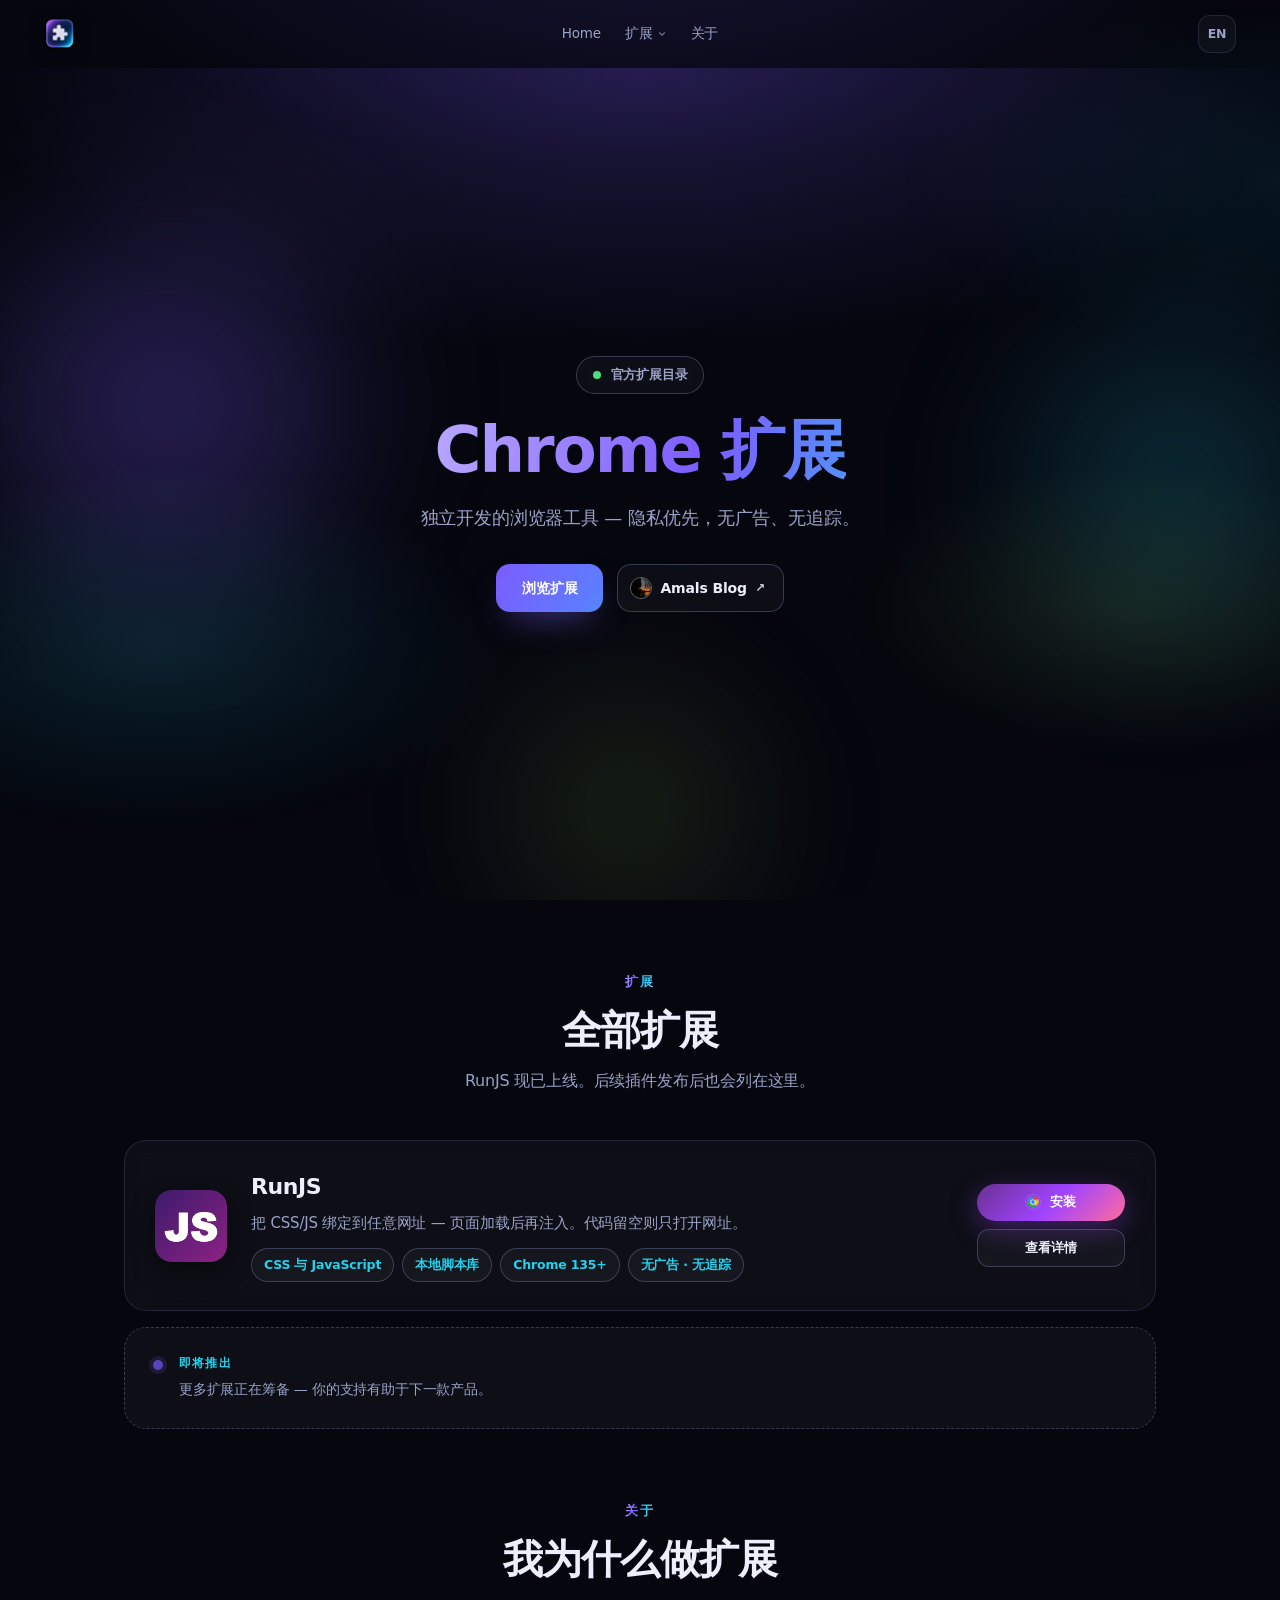
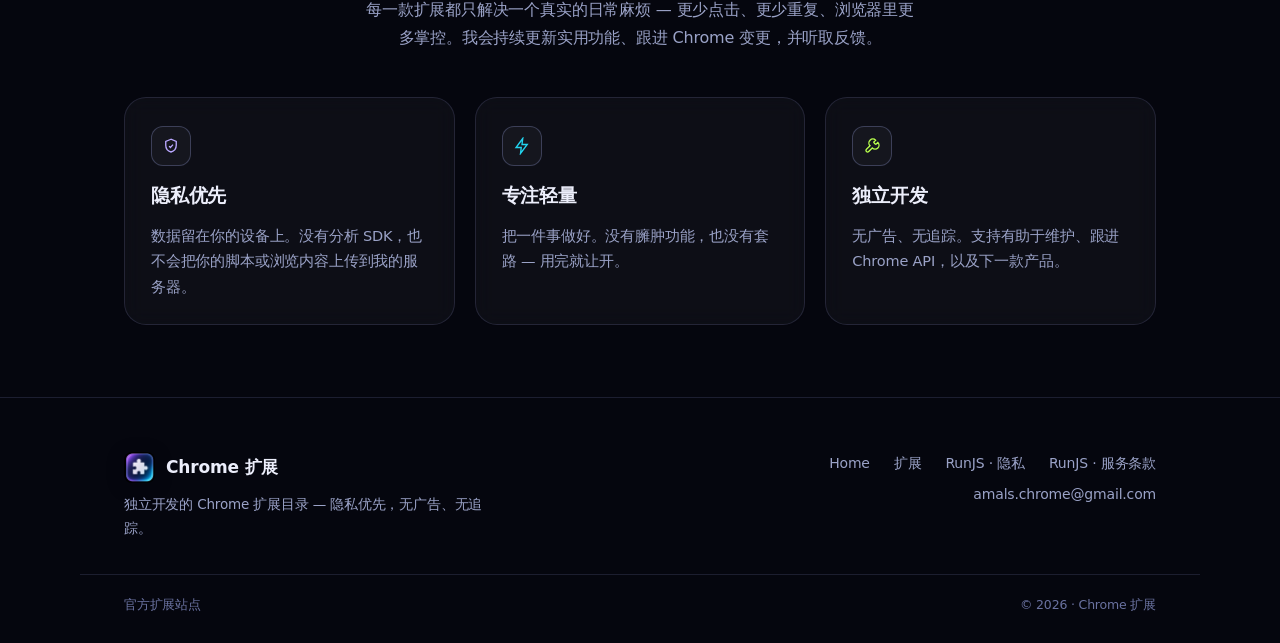
<file: zh/index.html>
<!DOCTYPE html><html lang="zh-CN"> <head><meta charset="utf-8"><meta name="viewport" content="width=device-width, initial-scale=1"><meta name="description" content="独立开发的 Chrome 扩展官方站点 — RunJS 等。注重隐私，无广告、无追踪。"><meta name="google-site-verification" content="qglDXwd5WsR262u3-31LoP47II7P1hhxSIAEebaW-9A"><link rel="canonical" href="https://amals-chrome.com/zh/"><meta property="og:type" content="website"><meta property="og:site_name" content="Chrome 扩展"><meta property="og:title" content="Chrome 扩展 · 官方站点"><meta property="og:description" content="独立开发的 Chrome 扩展官方站点 — RunJS 等。注重隐私，无广告、无追踪。"><meta property="og:url" content="https://amals-chrome.com/zh/"><meta property="og:image" content="https://amals-chrome.com/assets/og-default.jpg"><meta property="og:locale" content="zh_CN"><meta name="twitter:card" content="summary_large_image"><meta name="twitter:title" content="Chrome 扩展 · 官方站点"><meta name="twitter:description" content="独立开发的 Chrome 扩展官方站点 — RunJS 等。注重隐私，无广告、无追踪。"><meta name="twitter:image" content="https://amals-chrome.com/assets/og-default.jpg"><title>Chrome 扩展 · 官方站点</title><link rel="icon" href="/favicon.svg" type="image/svg+xml"><link rel="icon" href="/favicon.ico" sizes="any"><link rel="icon" href="/assets/site-icon.png" type="image/png" sizes="1024x1024"><link rel="apple-touch-icon" href="/assets/site-icon-180.png"><script>
  (function () {
    try {
      var KEY = "amals-site-locale";
      var stored = localStorage.getItem(KEY);
      var path = location.pathname || "/";
      var onZh = path === "/zh" || path === "/zh/" || path.indexOf("/zh/") === 0;

      function preferZh() {
        var langs = [];
        if (navigator.languages && navigator.languages.length) {
          langs = langs.concat(Array.prototype.slice.call(navigator.languages));
        }
        if (navigator.language) langs.push(navigator.language);
        for (var i = 0; i < langs.length; i++) {
          var x = String(langs[i] || "").toLowerCase();
          if (x.indexOf("zh") === 0) return true;
          if (x.indexOf("en") === 0) return false;
        }
        return false;
      }

      function toZh(p) {
        if (p === "/" || p === "") return "/zh/";
        if (p.indexOf("/zh") === 0) return p.endsWith("/") ? p : p + "/";
        return "/zh" + (p.endsWith("/") ? p : p + "/");
      }

      function toEn(p) {
        if (p === "/zh" || p === "/zh/") return "/";
        if (p.indexOf("/zh/") === 0) {
          var rest = p.slice(3);
          return rest.endsWith("/") ? rest : rest + "/";
        }
        return p.endsWith("/") ? p : p + "/";
      }

      var suffix = (location.search || "") + (location.hash || "");
      var wantZh = stored === "zh" ? true : stored === "en" ? false : preferZh();
      if (wantZh && !onZh) {
        location.replace(toZh(path) + suffix);
        return;
      }
      if (!wantZh && onZh && stored === "en") {
        location.replace(toEn(path) + suffix);
      }
    } catch (e) {}
  })();
</script><link rel="stylesheet" href="/_astro/index.CHZZLzla.css"></head> <body class="site-body" data-nav-scrolled="0"> <div class="bg-glow" aria-hidden="true"></div> <header class="nav"> <a class="brand" href="/zh/" aria-label="Chrome 扩展首页"> <img class="brand-mark" src="/assets/site-icon.png" width="31" height="31" alt=""> </a> <nav class="nav-links" aria-label="主导航"> <a class="nav-link" href="/zh/">Home</a> <div class="nav-dropdown"> <a class="nav-link nav-dropdown-trigger" href="/zh/#extensions" aria-haspopup="true"> <span>扩展</span> <svg class="nav-caret" viewBox="0 0 12 12" aria-hidden="true" focusable="false"> <path d="M3 4.5 6 7.5 9 4.5" fill="none" stroke="currentColor" stroke-width="1.4" stroke-linecap="round" stroke-linejoin="round"></path> </svg> </a> <div class="nav-dropdown-menu" role="menu"> <a class="nav-dropdown-item" role="menuitem" href="/zh/runjs/"> RunJS </a> </div> </div> <a class="nav-link" href="/zh/#about">关于</a>  </nav> <div class="nav-actions"> <a class="nav-lang" href="/" lang="en" data-locale-switch="en" aria-label="语言"> EN </a> </div> </header> <script>
  (function () {
    var root = document.body;
    if (!root || !root.classList.contains("site-body")) return;
    function setNavScrolled() {
      root.setAttribute("data-nav-scrolled", window.scrollY > 36 ? "1" : "0");
    }
    setNavScrolled();
    window.addEventListener("scroll", setNavScrolled, { passive: true });

    document.querySelectorAll("[data-locale-switch]").forEach(function (el) {
      el.addEventListener("click", function (e) {
        try {
          localStorage.setItem("amals-site-locale", el.getAttribute("data-locale-switch") || "");
        } catch (err) {}
        var hash = location.hash || "";
        if (!hash) return;
        e.preventDefault();
        var href = el.getAttribute("href") || "";
        location.href = href.split("#")[0] + hash;
      });
    });
  })();
</script>  <main id="top"> <section class="hero home-hero"> <div class="home-hero-bg" aria-hidden="true"> <span class="home-hero-orb home-hero-orb-a"></span> <span class="home-hero-orb home-hero-orb-b"></span> <span class="home-hero-orb home-hero-orb-c"></span> </div> <div class="wrap hero-inner"> <div class="home-hero-copy"> <p class="home-hero-badge"> <span class="home-hero-badge-pulse" aria-hidden="true"></span> <span>官方扩展目录</span> </p> <h1 class="hero-brand">Chrome 扩展</h1> <p class="home-hero-lede">独立开发的浏览器工具 — 隐私优先，无广告、无追踪。</p> <div class="hero-actions"> <a class="btn btn-primary home-hero-cta" href="/zh/#extensions"> <span>浏览扩展</span> </a> <a class="amals-blog-btn" href="https://amals.cn" rel="noopener noreferrer" target="_blank"> <img class="amals-blog-avatar" src="/assets/amals-avatar.jpg" width="22" height="22" alt=""> <span>Amals Blog</span> <span class="amals-blog-arrow" aria-hidden="true">↗</span> </a>  </div> </div> </div> </section> <div class="wrap site-content"> <section id="extensions" class="site-section"> <header class="site-section-heading"> <p class="section-label">扩展</p> <h2 class="section-title">全部扩展</h2> <p class="section-desc">RunJS 现已上线。后续插件发布后也会列在这里。</p> </header> <div class="ext-grid"> <article class="ext-card" id="runjs"> <img class="ext-icon" src="/assets/products/runjs/runjs-icon128.png" width="72" height="72" alt="RunJS 图标"> <div class="ext-meta"> <h3> <a class="ext-title-link" href="/zh/runjs/">RunJS</a> </h3> <p class="ext-tagline">把 CSS/JS 绑定到任意网址 — 页面加载后再注入。代码留空则只打开网址。</p> <ul class="ext-features"> <li>CSS 与 JavaScript</li> <li>本地脚本库</li> <li>Chrome 135+</li> <li>无广告 · 无追踪</li> </ul> </div> <div class="ext-actions"> <a class="btn btn-primary btn-sm btn-with-icon" href="https://chromewebstore.google.com/detail/runjs/ojnklfecniapdcbficadmjdljogefooe" rel="noopener noreferrer" target="_blank"> <svg class="btn-chrome-icon" viewBox="0 0 48 48" width="20" height="20" role="img"> <title>Chrome</title> <circle cx="24" cy="24" r="20" fill="#4285F4"></circle> <path fill="#EA4335" d="M24 4a20 20 0 0 1 17.32 10H24z"></path> <path fill="#FBBC05" d="M41.32 14A20 20 0 0 1 34 38.66L24 24z"></path> <path fill="#34A853" d="M34 38.66A20 20 0 0 1 4 24h20z"></path> <circle cx="24" cy="24" r="9" fill="#fff"></circle> <circle cx="24" cy="24" r="6.5" fill="#4285F4"></circle> </svg> 安装 </a> <a class="btn btn-ghost btn-sm" href="/zh/runjs/">查看详情</a> </div> </article> <div class="ext-coming"> <span class="ext-coming-mark" aria-hidden="true"></span> <div class="ext-coming-copy"> <p class="ext-coming-label">即将推出</p> <p class="ext-coming-text">更多扩展正在筹备 — 你的支持有助于下一款产品。</p> </div> </div> </div> </section> <section id="about" class="site-section"> <header class="site-section-heading"> <p class="section-label">关于</p> <h2 class="section-title">我为什么做扩展</h2> <p class="section-desc">每一款扩展都只解决一个真实的日常麻烦 — 更少点击、更少重复、浏览器里更多掌控。我会持续更新实用功能、跟进 Chrome 变更，并听取反馈。</p> </header> <div class="values-grid"> <article class="value-card"> <div class="value-icon" aria-hidden="true"> <svg viewBox="0 0 24 24" fill="none" stroke="currentColor" stroke-width="1.8"> <path d="M12 3 5 6v5c0 4.5 2.9 7.8 7 9 4.1-1.2 7-4.5 7-9V6l-7-3z"></path> <path d="M9.5 12.2 11.2 14l3.5-3.8"></path> </svg> </div> <h3>隐私优先</h3> <p>数据留在你的设备上。没有分析 SDK，也不会把你的脚本或浏览内容上传到我的服务器。</p> </article> <article class="value-card"> <div class="value-icon" aria-hidden="true"> <svg viewBox="0 0 24 24" fill="none" stroke="currentColor" stroke-width="1.8"> <path d="M13 2 4 14h7l-1 8 9-12h-7l1-8z"></path> </svg> </div> <h3>专注轻量</h3> <p>把一件事做好。没有臃肿功能，也没有套路 — 用完就让开。</p> </article> <article class="value-card"> <div class="value-icon" aria-hidden="true"> <svg viewBox="0 0 24 24" fill="none" stroke="currentColor" stroke-width="1.8"> <path d="M14.7 6.3a1 1 0 0 0 0 1.4l1.6 1.6a1 1 0 0 0 1.4 0l2.1-2.1a5.2 5.2 0 0 1-7.4 7.4L7.6 19.4a2.1 2.1 0 0 1-3-3l4.8-4.8a5.2 5.2 0 0 1 7.4-7.4l-2.1 2.1z"></path> </svg> </div> <h3>独立开发</h3> <p>无广告、无追踪。支持有助于维护、跟进 Chrome API，以及下一款产品。</p> </article> </div> </section>  </div> </main>  <footer class="site-footer"> <div class="wrap site-footer-inner"> <div class="site-footer-brand"> <div class="site-footer-brand-row"> <img class="brand-mark" src="/assets/site-icon.png" width="31" height="31" alt=""> <strong>Chrome 扩展</strong> </div> <p>独立开发的 Chrome 扩展目录 — 隐私优先，无广告、无追踪。</p> </div> <nav class="site-footer-links" aria-label="页脚导航"> <a href="/zh/">Home</a> <a href="/zh/#extensions">扩展</a> <a href="/zh/runjs/privacy/">RunJS · 隐私</a><a href="/zh/runjs/terms/">RunJS · 服务条款</a>  <a href="mailto:amals.chrome@gmail.com">amals.chrome@gmail.com</a> </nav> </div> <div class="wrap site-footer-bottom"> <span>官方扩展站点</span> <span>© 2026 · Chrome 扩展</span> </div> </footer> </body></html>
</file>
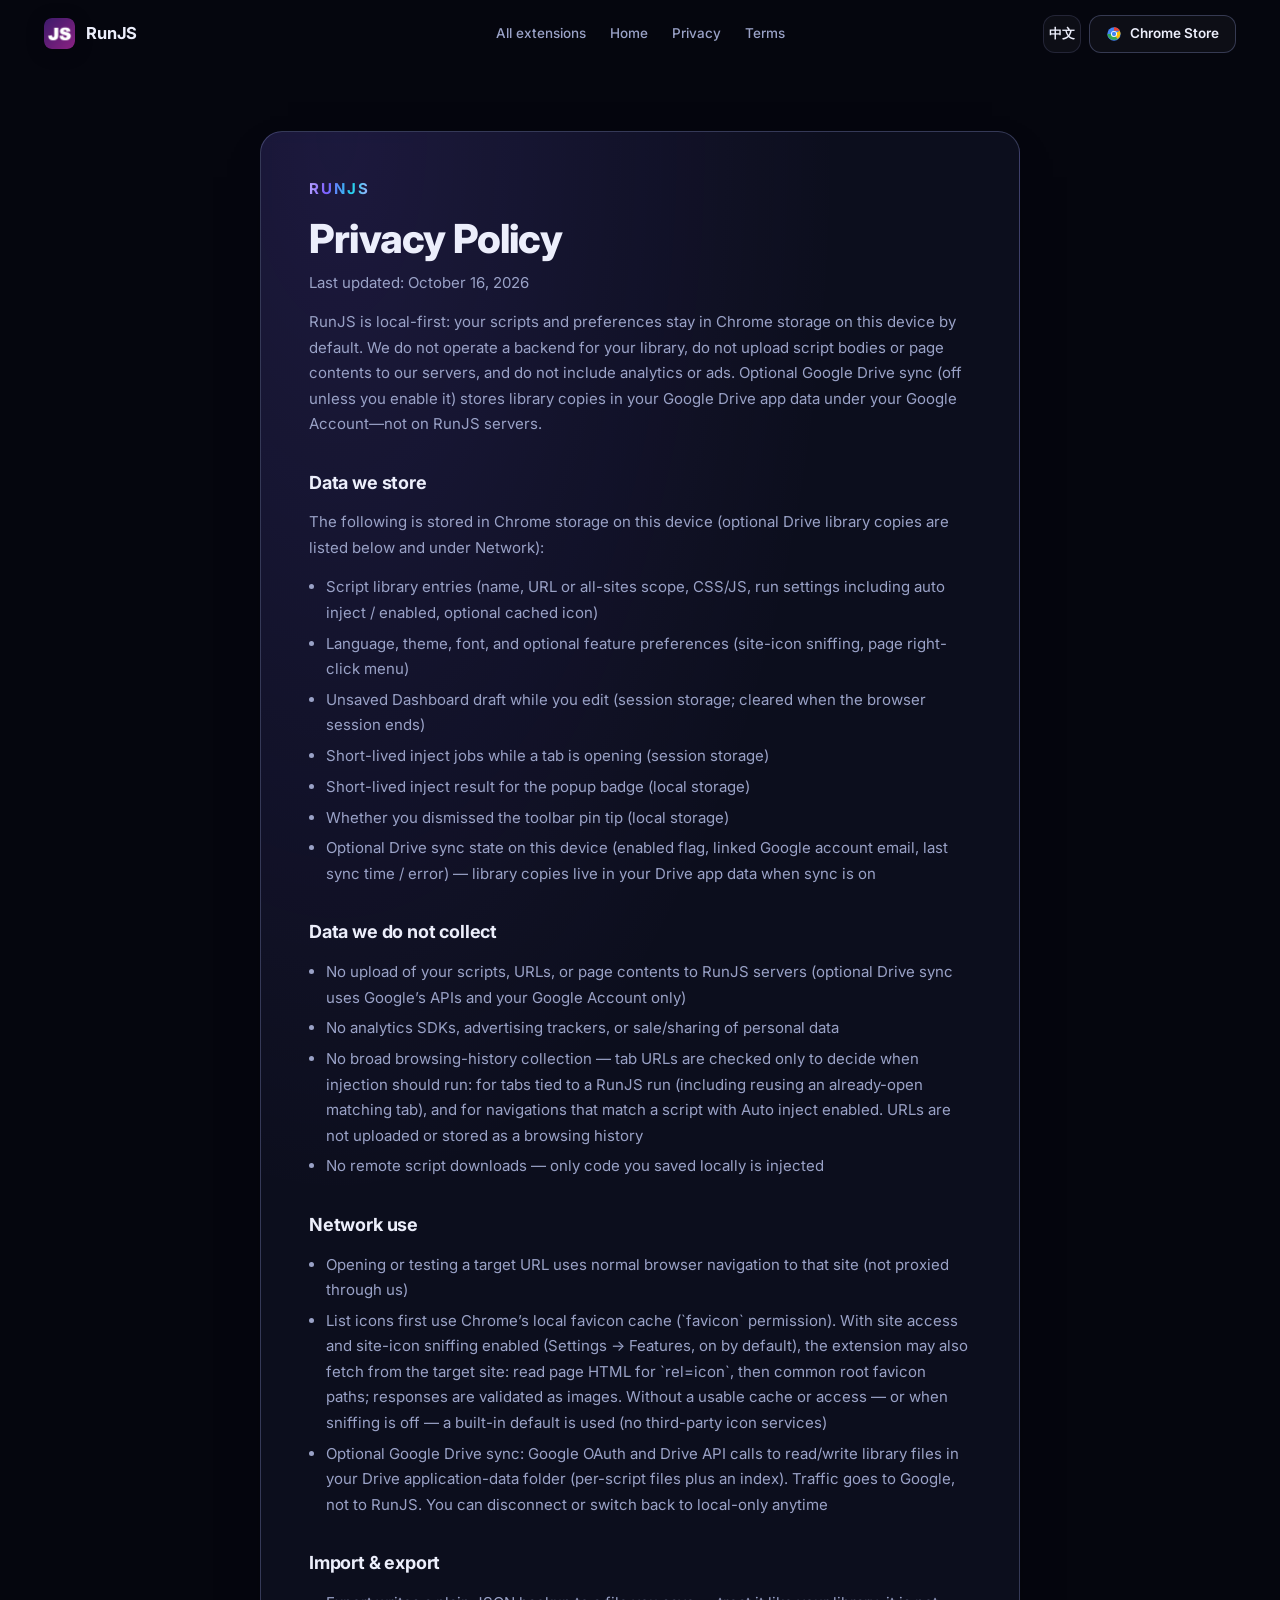
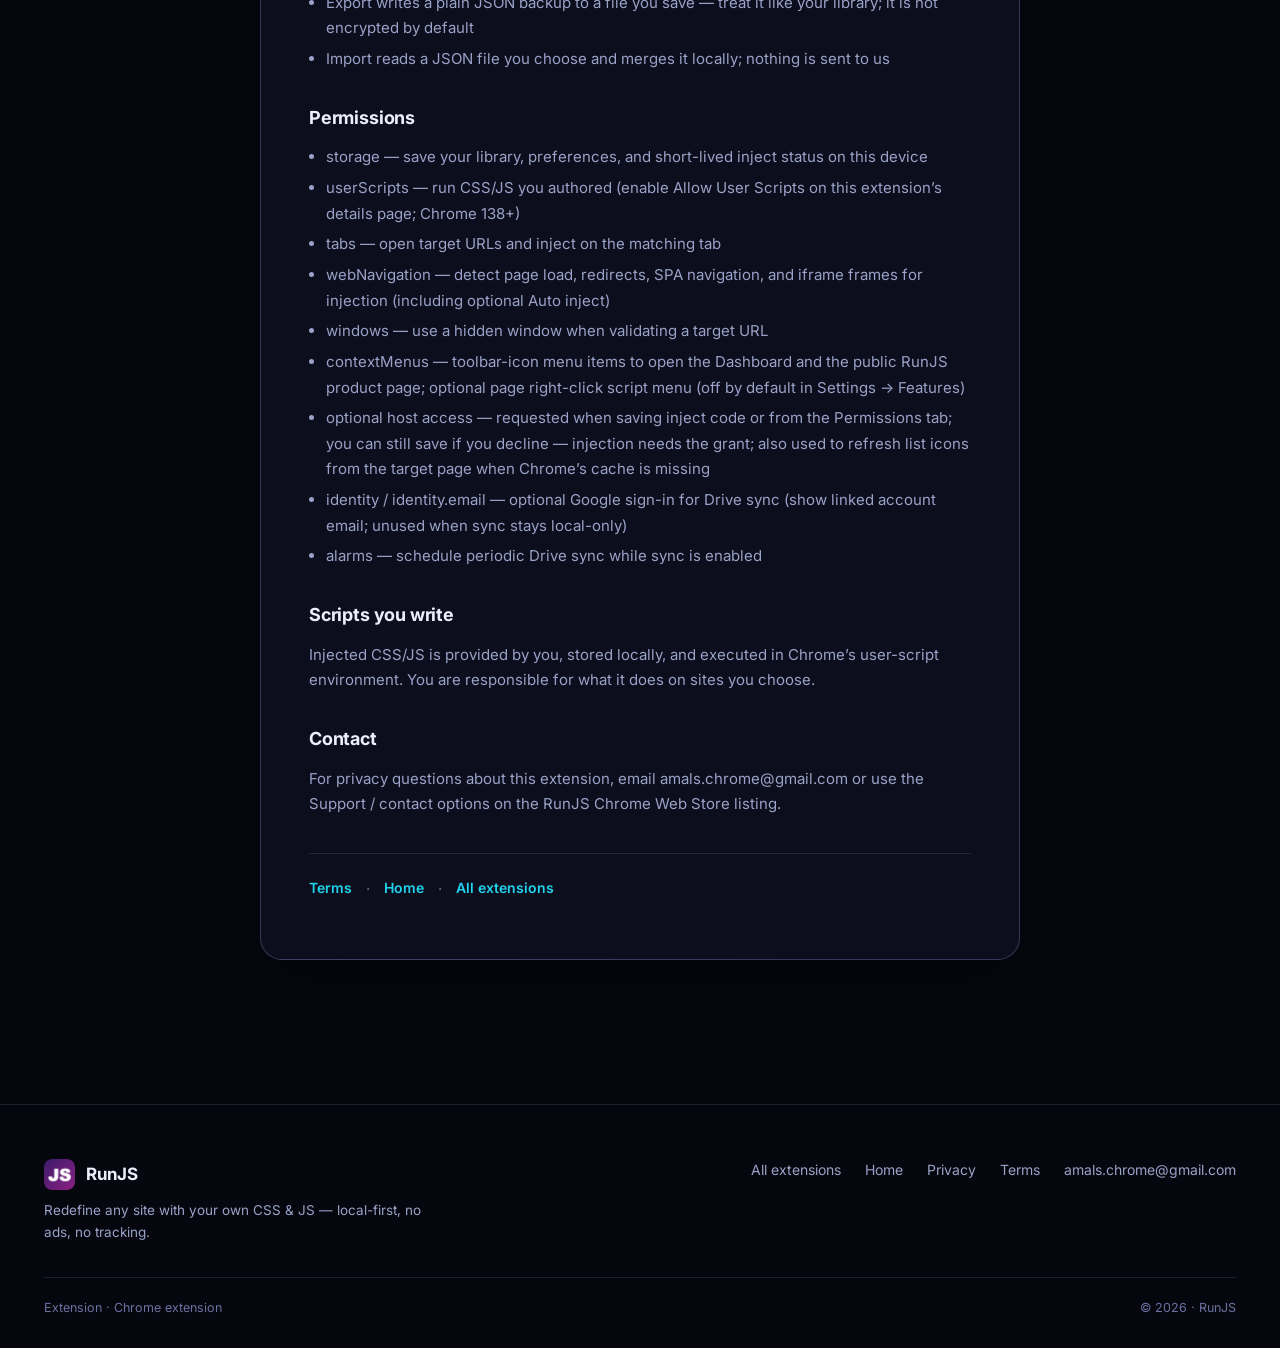
<file: runjs/privacy/index.html>
<!DOCTYPE html><html lang="en"> <head><meta charset="utf-8"><meta name="viewport" content="width=device-width, initial-scale=1"><meta name="description" content="RunJS is local-first: your scripts and preferences stay in Chrome storage on this device by default. We do not operate a backend for your library, do not upload script bodies or page contents to our servers, and do not include analytics or ads. Optional Google Drive sync (off unless you enable it) stores library copies in your Google Drive app data under your Google Account—not on RunJS servers."><meta name="google-site-verification" content="qglDXwd5WsR262u3-31LoP47II7P1hhxSIAEebaW-9A"><meta name="color-scheme" content="dark"><link rel="canonical" href="https://amals-chrome.com/runjs/privacy/"><meta property="og:type" content="website"><meta property="og:site_name" content="Chrome Extensions"><meta property="og:title" content="RunJS — Privacy Policy"><meta property="og:description" content="RunJS is local-first: your scripts and preferences stay in Chrome storage on this device by default. We do not operate a backend for your library, do not upload script bodies or page contents to our servers, and do not include analytics or ads. Optional Google Drive sync (off unless you enable it) stores library copies in your Google Drive app data under your Google Account—not on RunJS servers."><meta property="og:url" content="https://amals-chrome.com/runjs/privacy/"><meta property="og:image" content="https://amals-chrome.com/assets/products/runjs/og-runjs.jpg"><meta property="og:locale" content="en_US"><meta name="twitter:card" content="summary_large_image"><meta name="twitter:title" content="RunJS — Privacy Policy"><meta name="twitter:description" content="RunJS is local-first: your scripts and preferences stay in Chrome storage on this device by default. We do not operate a backend for your library, do not upload script bodies or page contents to our servers, and do not include analytics or ads. Optional Google Drive sync (off unless you enable it) stores library copies in your Google Drive app data under your Google Account—not on RunJS servers."><meta name="twitter:image" content="https://amals-chrome.com/assets/products/runjs/og-runjs.jpg"><title>RunJS — Privacy Policy</title><link rel="icon" href="/assets/products/runjs/runjs-icon128.png" type="image/png" sizes="128x128"><link rel="shortcut icon" href="/assets/products/runjs/runjs-icon128.png" type="image/png"><link rel="preconnect" href="https://fonts.googleapis.com"><link rel="preconnect" href="https://fonts.gstatic.com" crossorigin><link href="https://fonts.googleapis.com/css2?family=Inter:wght@400;500;600;700;800&display=swap" rel="stylesheet"><script>
  (function () {
    try {
      var KEY = "amals-site-locale";
      var stored = localStorage.getItem(KEY);
      var path = location.pathname || "/";
      var onZh = path === "/zh" || path === "/zh/" || path.indexOf("/zh/") === 0;

      function preferZh() {
        var langs = [];
        if (navigator.languages && navigator.languages.length) {
          langs = langs.concat(Array.prototype.slice.call(navigator.languages));
        }
        if (navigator.language) langs.push(navigator.language);
        for (var i = 0; i < langs.length; i++) {
          var x = String(langs[i] || "").toLowerCase();
          if (x.indexOf("zh") === 0) return true;
          if (x.indexOf("en") === 0) return false;
        }
        return false;
      }

      function toZh(p) {
        if (p === "/" || p === "") return "/zh/";
        if (p.indexOf("/zh") === 0) return p.endsWith("/") ? p : p + "/";
        return "/zh" + (p.endsWith("/") ? p : p + "/");
      }

      function toEn(p) {
        if (p === "/zh" || p === "/zh/") return "/";
        if (p.indexOf("/zh/") === 0) {
          var rest = p.slice(3);
          return rest.endsWith("/") ? rest : rest + "/";
        }
        return p.endsWith("/") ? p : p + "/";
      }

      var suffix = (location.search || "") + (location.hash || "");
      var wantZh = stored === "zh" ? true : stored === "en" ? false : preferZh();
      if (wantZh && !onZh) {
        location.replace(toZh(path) + suffix);
        return;
      }
      if (!wantZh && onZh && stored === "en") {
        location.replace(toEn(path) + suffix);
      }
    } catch (e) {}
  })();
</script><link rel="stylesheet" href="/_astro/index.DoU5XHHF.css"></head> <body class="rj-body">  <header class="rj-nav"> <a class="rj-brand" href="/runjs/" aria-label="RunJS home"> <img src="/assets/products/runjs/runjs-icon128.png" width="31" height="31" alt=""> <span>RunJS</span> </a> <nav class="rj-nav-links" aria-label="Primary"> <a href="/">All extensions</a> <a href="/runjs/">Home</a> <a href="/runjs/privacy/">Privacy</a> <a href="/runjs/terms/">Terms</a> </nav> <div class="rj-nav-actions"> <a class="rj-lang" href="/zh/runjs/privacy/" lang="zh-CN" data-locale-switch="zh" aria-label="Language"> 中文 </a> <a class="rj-btn-store" href="https://chromewebstore.google.com/detail/runjs/ojnklfecniapdcbficadmjdljogefooe" rel="noopener noreferrer" target="_blank" title="Chrome Web Store"> <svg class="btn-chrome-icon" viewBox="0 0 48 48" width="20" height="20" aria-hidden="true">  <circle cx="24" cy="24" r="20" fill="#4285F4"></circle> <path fill="#EA4335" d="M24 4a20 20 0 0 1 17.32 10H24z"></path> <path fill="#FBBC05" d="M41.32 14A20 20 0 0 1 34 38.66L24 24z"></path> <path fill="#34A853" d="M34 38.66A20 20 0 0 1 4 24h20z"></path> <circle cx="24" cy="24" r="9" fill="#fff"></circle> <circle cx="24" cy="24" r="6.5" fill="#4285F4"></circle> </svg> Chrome Store </a> </div> </header> <script>
  (function () {
    var root = document.body;
    if (!root || !root.classList.contains("rj-body")) return;
    function setNavScrolled() {
      root.setAttribute("data-nav-scrolled", window.scrollY > 36 ? "1" : "0");
    }
    setNavScrolled();
    window.addEventListener("scroll", setNavScrolled, { passive: true });
  })();
</script> <main class="rj-legal"> <div class="rj-legal-doc"> <p class="rj-legal-kicker">RunJS</p> <h1>Privacy Policy</h1> <p class="rj-legal-meta">Last updated: October 16, 2026</p> <p>RunJS is local-first: your scripts and preferences stay in Chrome storage on this device by default. We do not operate a backend for your library, do not upload script bodies or page contents to our servers, and do not include analytics or ads. Optional Google Drive sync (off unless you enable it) stores library copies in your Google Drive app data under your Google Account—not on RunJS servers.</p> <h2>Data we store</h2> <p>The following is stored in Chrome storage on this device (optional Drive library copies are listed below and under Network):</p> <ul> <li>Script library entries (name, URL or all-sites scope, CSS/JS, run settings including auto inject / enabled, optional cached icon)</li> <li>Language, theme, font, and optional feature preferences (site-icon sniffing, page right-click menu)</li> <li>Unsaved Dashboard draft while you edit (session storage; cleared when the browser session ends)</li> <li>Short-lived inject jobs while a tab is opening (session storage)</li> <li>Short-lived inject result for the popup badge (local storage)</li> <li>Whether you dismissed the toolbar pin tip (local storage)</li> <li>Optional Drive sync state on this device (enabled flag, linked Google account email, last sync time / error) — library copies live in your Drive app data when sync is on</li> </ul> <h2>Data we do not collect</h2> <ul> <li>No upload of your scripts, URLs, or page contents to RunJS servers (optional Drive sync uses Google’s APIs and your Google Account only)</li> <li>No analytics SDKs, advertising trackers, or sale/sharing of personal data</li> <li>No broad browsing-history collection — tab URLs are checked only to decide when injection should run: for tabs tied to a RunJS run (including reusing an already-open matching tab), and for navigations that match a script with Auto inject enabled. URLs are not uploaded or stored as a browsing history</li> <li>No remote script downloads — only code you saved locally is injected</li> </ul> <h2>Network use</h2> <ul> <li>Opening or testing a target URL uses normal browser navigation to that site (not proxied through us)</li> <li>List icons first use Chrome’s local favicon cache (`favicon` permission). With site access and site-icon sniffing enabled (Settings → Features, on by default), the extension may also fetch from the target site: read page HTML for `rel=icon`, then common root favicon paths; responses are validated as images. Without a usable cache or access — or when sniffing is off — a built-in default is used (no third-party icon services)</li> <li>Optional Google Drive sync: Google OAuth and Drive API calls to read/write library files in your Drive application-data folder (per-script files plus an index). Traffic goes to Google, not to RunJS. You can disconnect or switch back to local-only anytime</li> </ul> <h2>Import &amp; export</h2> <ul> <li>Export writes a plain JSON backup to a file you save — treat it like your library; it is not encrypted by default</li> <li>Import reads a JSON file you choose and merges it locally; nothing is sent to us</li> </ul> <h2>Permissions</h2> <ul> <li>storage — save your library, preferences, and short-lived inject status on this device</li> <li>userScripts — run CSS/JS you authored (enable Allow User Scripts on this extension’s details page; Chrome 138+)</li> <li>tabs — open target URLs and inject on the matching tab</li> <li>webNavigation — detect page load, redirects, SPA navigation, and iframe frames for injection (including optional Auto inject)</li> <li>windows — use a hidden window when validating a target URL</li> <li>contextMenus — toolbar-icon menu items to open the Dashboard and the public RunJS product page; optional page right-click script menu (off by default in Settings → Features)</li> <li>optional host access — requested when saving inject code or from the Permissions tab; you can still save if you decline — injection needs the grant; also used to refresh list icons from the target page when Chrome’s cache is missing</li> <li>identity / identity.email — optional Google sign-in for Drive sync (show linked account email; unused when sync stays local-only)</li> <li>alarms — schedule periodic Drive sync while sync is enabled</li> </ul> <h2>Scripts you write</h2> <p>Injected CSS/JS is provided by you, stored locally, and executed in Chrome’s user-script environment. You are responsible for what it does on sites you choose.</p> <h2>Contact</h2> <p>For privacy questions about this extension, email amals.chrome@gmail.com or use the Support / contact options on the RunJS Chrome Web Store listing.</p> <p class="rj-legal-related"> <a href="/runjs/terms/">Terms</a> <span aria-hidden="true">·</span> <a href="/runjs/">Home</a> <span aria-hidden="true">·</span> <a href="/">All extensions</a> </p> </div> </main> <footer class="rj-footer"> <div class="rj-footer-inner"> <div class="rj-footer-brand"> <div class="rj-footer-brand-row"> <img src="/assets/products/runjs/runjs-icon128.png" width="31" height="31" alt=""> <strong>RunJS</strong> </div> <p>Redefine any site with your own CSS &amp; JS — local-first, no ads, no tracking.</p> </div> <nav class="rj-footer-links" aria-label="Footer"> <a href="/">All extensions</a> <a href="/runjs/">Home</a> <a href="/runjs/privacy/">Privacy</a> <a href="/runjs/terms/">Terms</a> <a href="mailto:amals.chrome@gmail.com">amals.chrome@gmail.com</a> </nav> </div> <div class="rj-footer-bottom"> <span>Extension · Chrome extension</span> <span>© 2026 · RunJS</span> </div> </footer> <script>
    (function () {
      document.querySelectorAll("[data-locale-switch]").forEach(function (el) {
        el.addEventListener("click", function () {
          try {
            localStorage.setItem("amals-site-locale", el.getAttribute("data-locale-switch") || "");
          } catch (err) {}
        });
      });
    })();
  </script>  </body></html>
</file>
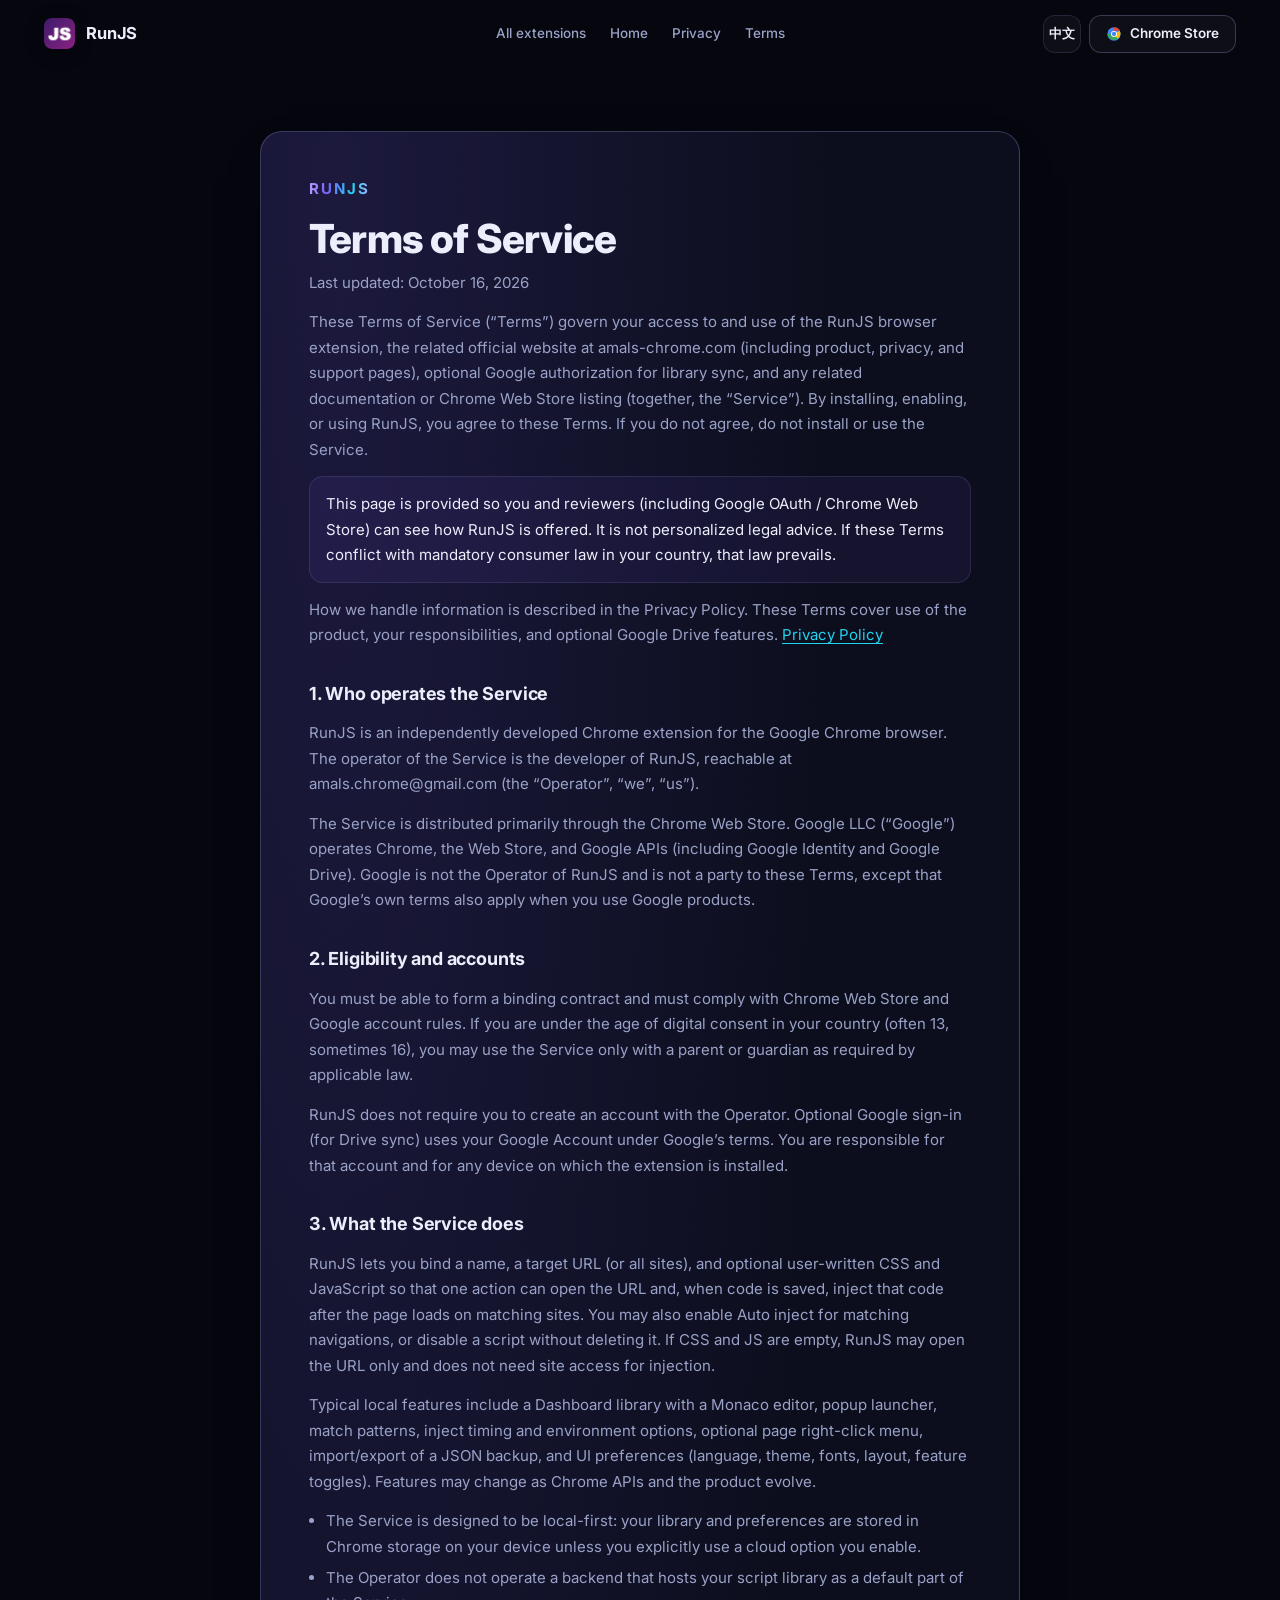
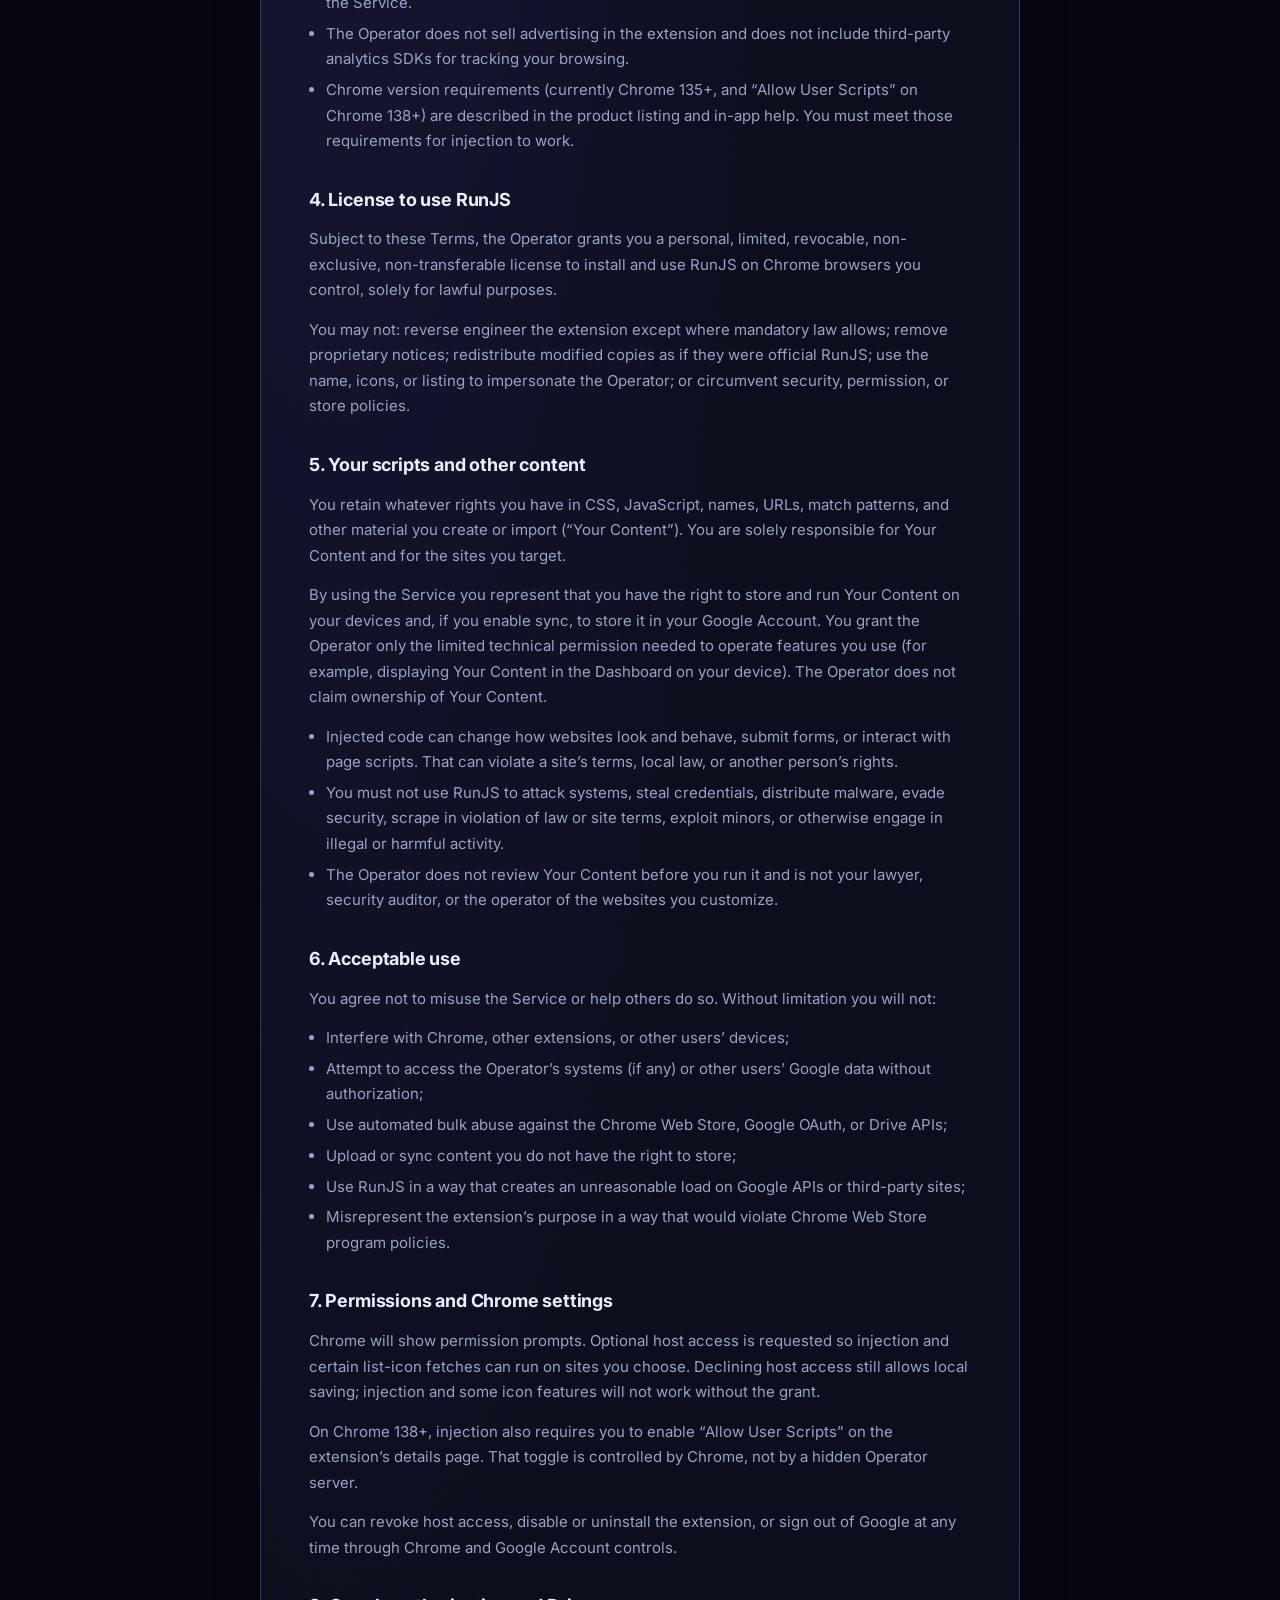
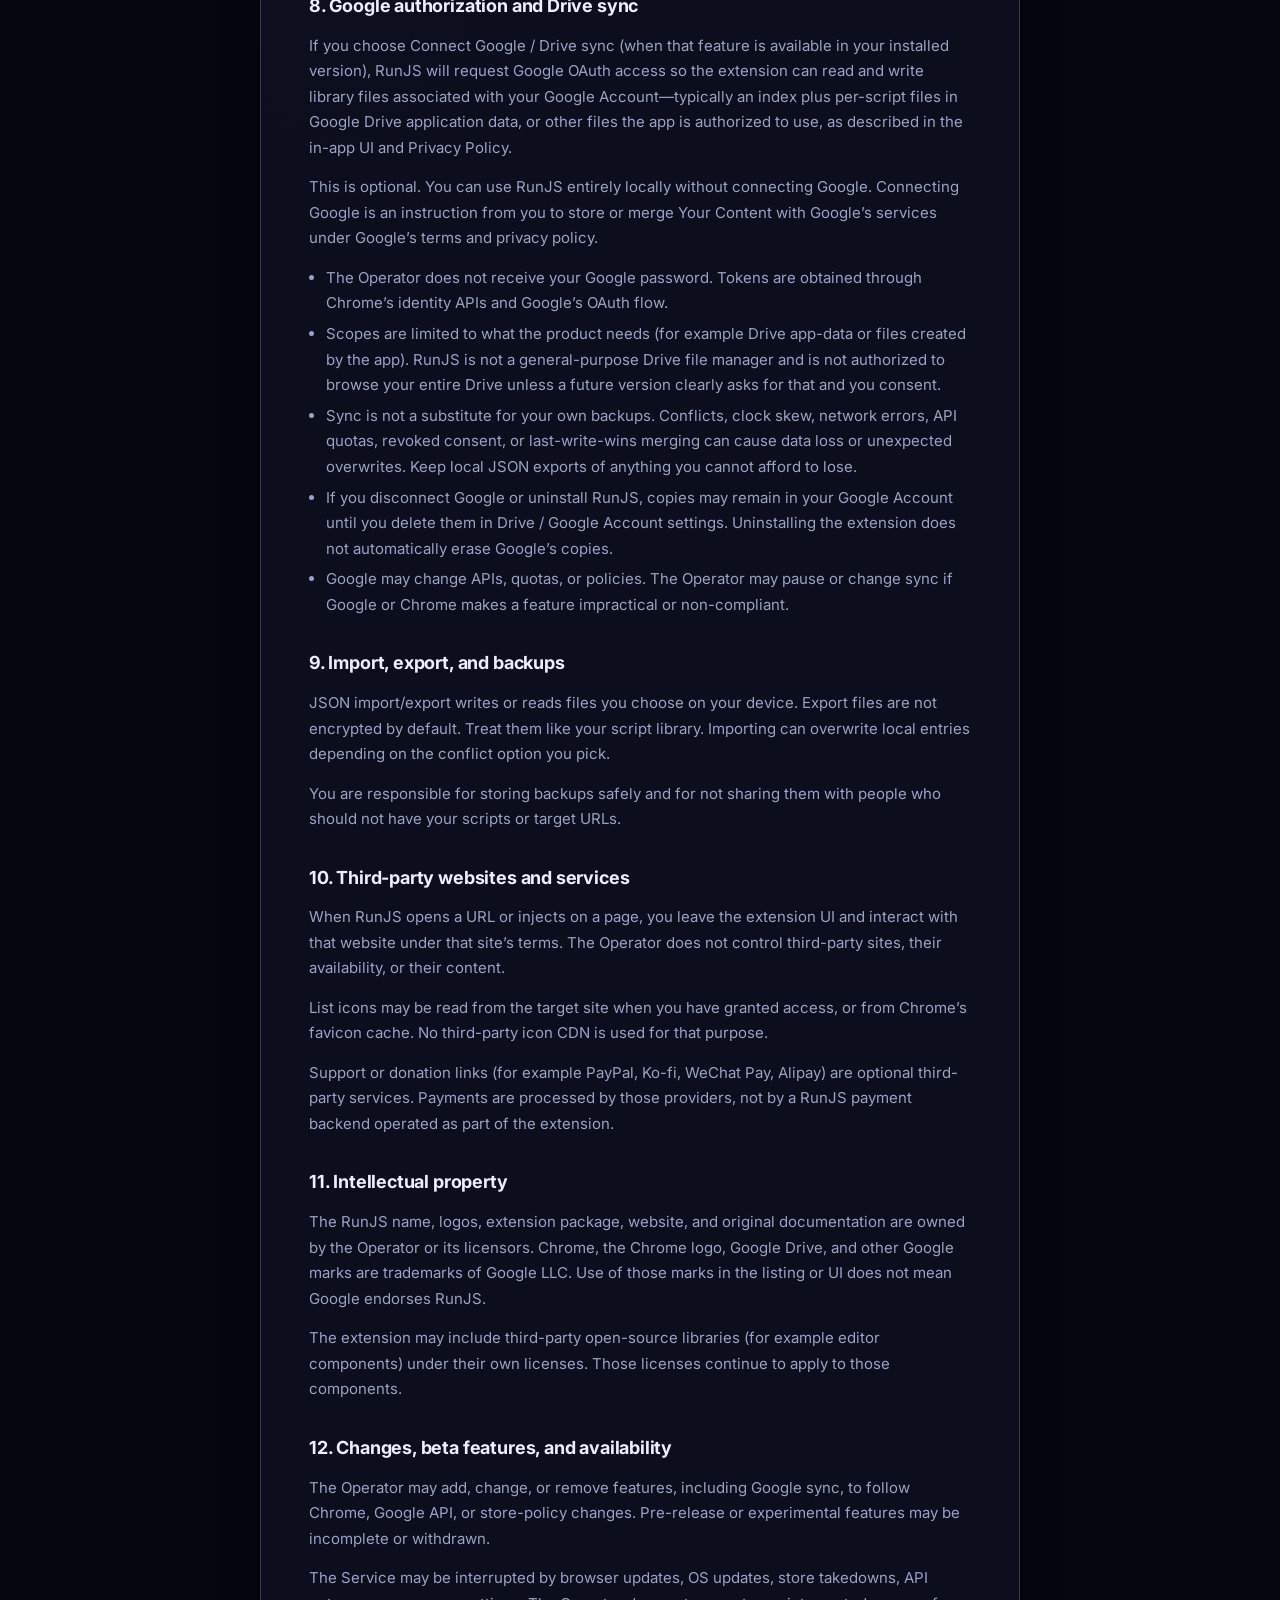
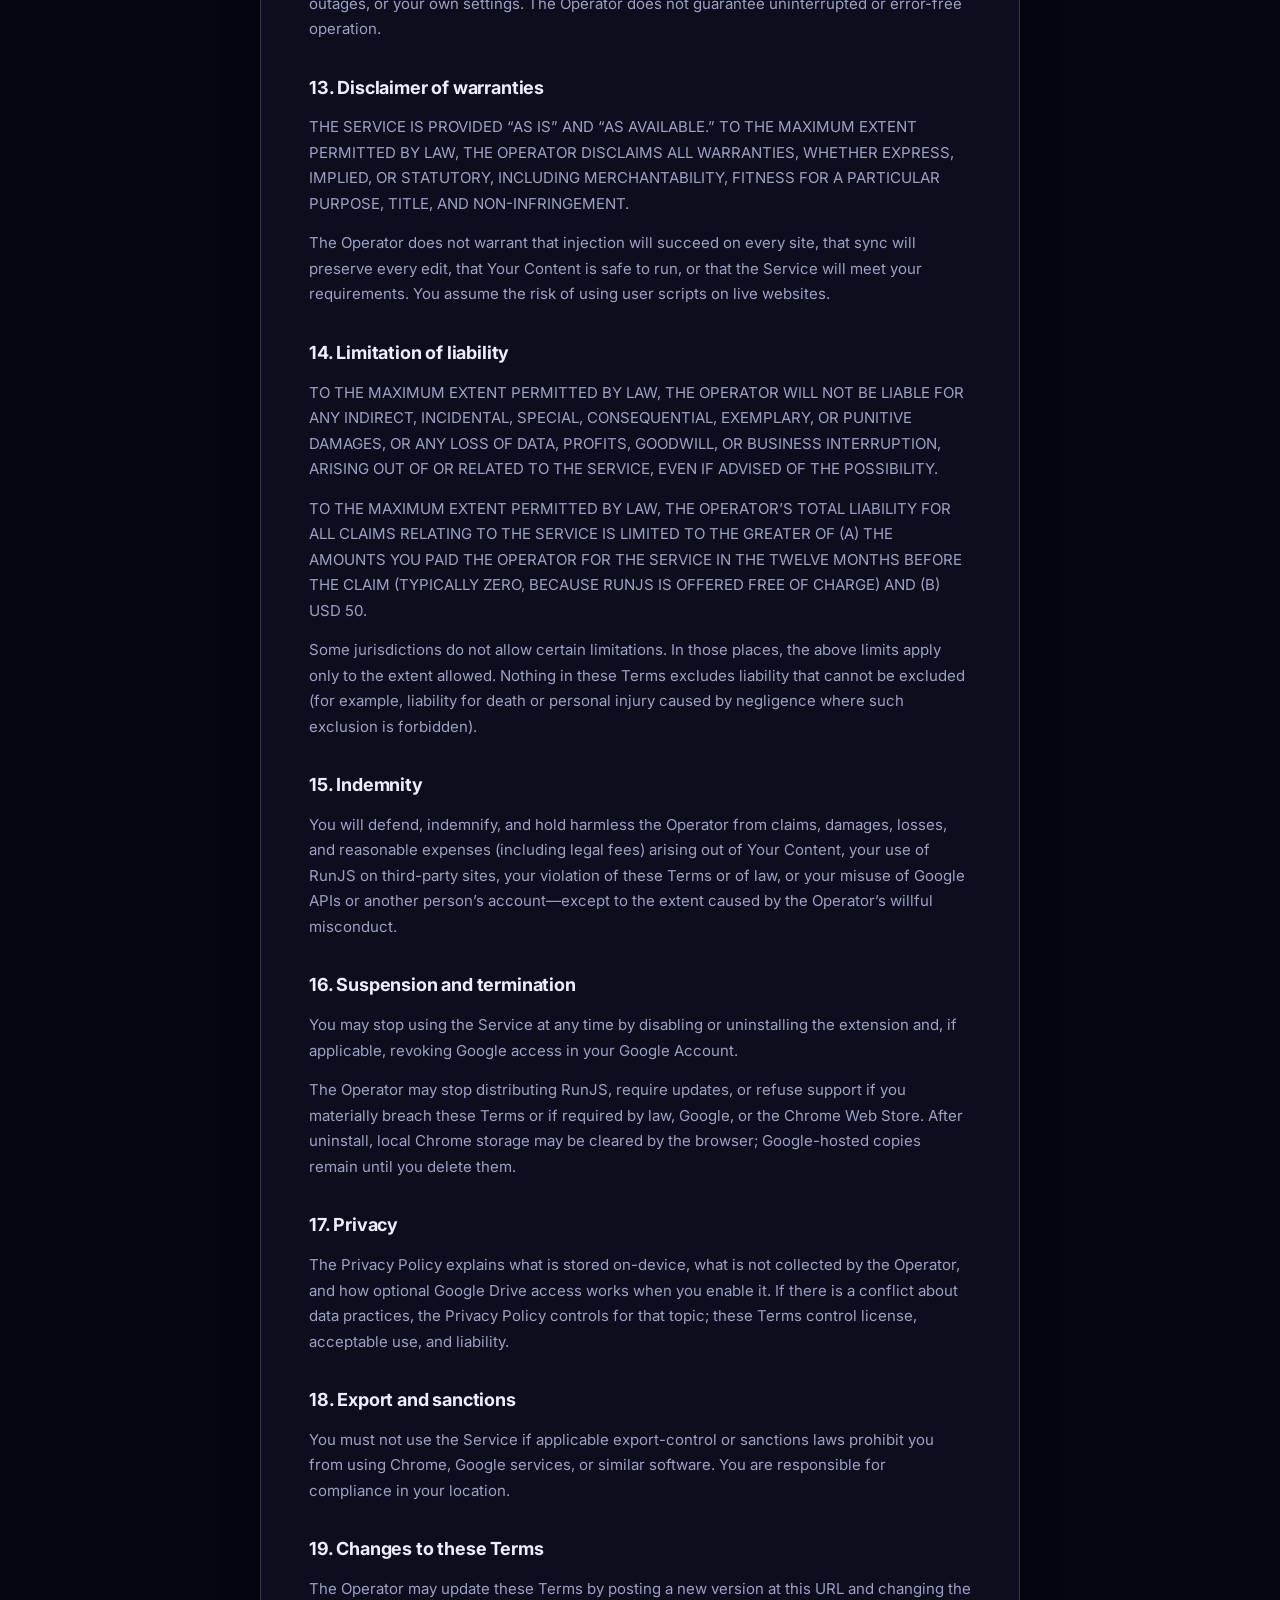
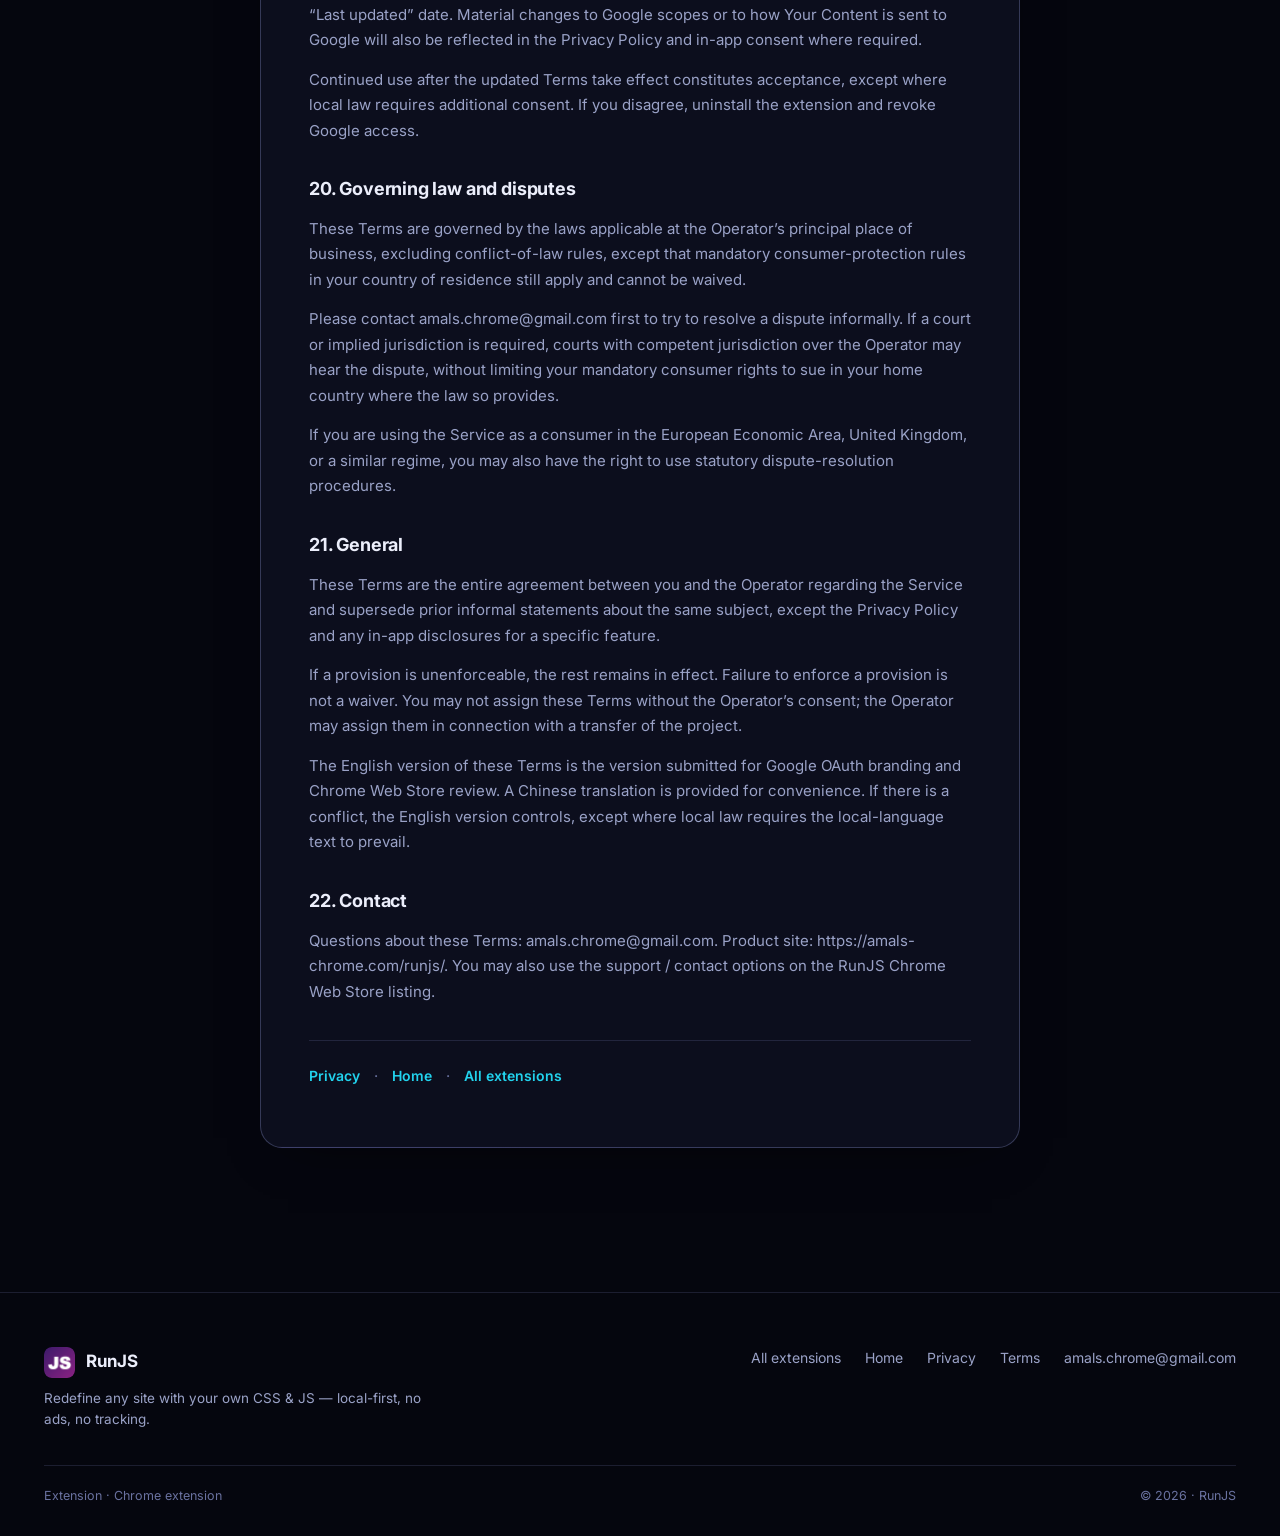
<file: runjs/terms/index.html>
<!DOCTYPE html><html lang="en"> <head><meta charset="utf-8"><meta name="viewport" content="width=device-width, initial-scale=1"><meta name="description" content="These Terms of Service (“Terms”) govern your access to and use of the RunJS browser extension, the related official website at amals-chrome.com (including product, privacy, and support pages), optional Google authorization for library sync, and any related documentation or Chrome Web Store listing (together, the “Service”). By installing, enabling, or using RunJS, you agree to these Terms. If you do not agree, do not install or use the Service."><meta name="google-site-verification" content="qglDXwd5WsR262u3-31LoP47II7P1hhxSIAEebaW-9A"><meta name="color-scheme" content="dark"><link rel="canonical" href="https://amals-chrome.com/runjs/terms/"><meta property="og:type" content="website"><meta property="og:site_name" content="Chrome Extensions"><meta property="og:title" content="RunJS — Terms of Service"><meta property="og:description" content="These Terms of Service (“Terms”) govern your access to and use of the RunJS browser extension, the related official website at amals-chrome.com (including product, privacy, and support pages), optional Google authorization for library sync, and any related documentation or Chrome Web Store listing (together, the “Service”). By installing, enabling, or using RunJS, you agree to these Terms. If you do not agree, do not install or use the Service."><meta property="og:url" content="https://amals-chrome.com/runjs/terms/"><meta property="og:image" content="https://amals-chrome.com/assets/products/runjs/og-runjs.jpg"><meta property="og:locale" content="en_US"><meta name="twitter:card" content="summary_large_image"><meta name="twitter:title" content="RunJS — Terms of Service"><meta name="twitter:description" content="These Terms of Service (“Terms”) govern your access to and use of the RunJS browser extension, the related official website at amals-chrome.com (including product, privacy, and support pages), optional Google authorization for library sync, and any related documentation or Chrome Web Store listing (together, the “Service”). By installing, enabling, or using RunJS, you agree to these Terms. If you do not agree, do not install or use the Service."><meta name="twitter:image" content="https://amals-chrome.com/assets/products/runjs/og-runjs.jpg"><title>RunJS — Terms of Service</title><link rel="icon" href="/assets/products/runjs/runjs-icon128.png" type="image/png" sizes="128x128"><link rel="shortcut icon" href="/assets/products/runjs/runjs-icon128.png" type="image/png"><link rel="preconnect" href="https://fonts.googleapis.com"><link rel="preconnect" href="https://fonts.gstatic.com" crossorigin><link href="https://fonts.googleapis.com/css2?family=Inter:wght@400;500;600;700;800&display=swap" rel="stylesheet"><script>
  (function () {
    try {
      var KEY = "amals-site-locale";
      var stored = localStorage.getItem(KEY);
      var path = location.pathname || "/";
      var onZh = path === "/zh" || path === "/zh/" || path.indexOf("/zh/") === 0;

      function preferZh() {
        var langs = [];
        if (navigator.languages && navigator.languages.length) {
          langs = langs.concat(Array.prototype.slice.call(navigator.languages));
        }
        if (navigator.language) langs.push(navigator.language);
        for (var i = 0; i < langs.length; i++) {
          var x = String(langs[i] || "").toLowerCase();
          if (x.indexOf("zh") === 0) return true;
          if (x.indexOf("en") === 0) return false;
        }
        return false;
      }

      function toZh(p) {
        if (p === "/" || p === "") return "/zh/";
        if (p.indexOf("/zh") === 0) return p.endsWith("/") ? p : p + "/";
        return "/zh" + (p.endsWith("/") ? p : p + "/");
      }

      function toEn(p) {
        if (p === "/zh" || p === "/zh/") return "/";
        if (p.indexOf("/zh/") === 0) {
          var rest = p.slice(3);
          return rest.endsWith("/") ? rest : rest + "/";
        }
        return p.endsWith("/") ? p : p + "/";
      }

      var suffix = (location.search || "") + (location.hash || "");
      var wantZh = stored === "zh" ? true : stored === "en" ? false : preferZh();
      if (wantZh && !onZh) {
        location.replace(toZh(path) + suffix);
        return;
      }
      if (!wantZh && onZh && stored === "en") {
        location.replace(toEn(path) + suffix);
      }
    } catch (e) {}
  })();
</script><link rel="stylesheet" href="/_astro/index.DoU5XHHF.css"></head> <body class="rj-body">  <header class="rj-nav"> <a class="rj-brand" href="/runjs/" aria-label="RunJS home"> <img src="/assets/products/runjs/runjs-icon128.png" width="31" height="31" alt=""> <span>RunJS</span> </a> <nav class="rj-nav-links" aria-label="Primary"> <a href="/">All extensions</a> <a href="/runjs/">Home</a> <a href="/runjs/privacy/">Privacy</a> <a href="/runjs/terms/">Terms</a> </nav> <div class="rj-nav-actions"> <a class="rj-lang" href="/zh/runjs/terms/" lang="zh-CN" data-locale-switch="zh" aria-label="Language"> 中文 </a> <a class="rj-btn-store" href="https://chromewebstore.google.com/detail/runjs/ojnklfecniapdcbficadmjdljogefooe" rel="noopener noreferrer" target="_blank" title="Chrome Web Store"> <svg class="btn-chrome-icon" viewBox="0 0 48 48" width="20" height="20" aria-hidden="true">  <circle cx="24" cy="24" r="20" fill="#4285F4"></circle> <path fill="#EA4335" d="M24 4a20 20 0 0 1 17.32 10H24z"></path> <path fill="#FBBC05" d="M41.32 14A20 20 0 0 1 34 38.66L24 24z"></path> <path fill="#34A853" d="M34 38.66A20 20 0 0 1 4 24h20z"></path> <circle cx="24" cy="24" r="9" fill="#fff"></circle> <circle cx="24" cy="24" r="6.5" fill="#4285F4"></circle> </svg> Chrome Store </a> </div> </header> <script>
  (function () {
    var root = document.body;
    if (!root || !root.classList.contains("rj-body")) return;
    function setNavScrolled() {
      root.setAttribute("data-nav-scrolled", window.scrollY > 36 ? "1" : "0");
    }
    setNavScrolled();
    window.addEventListener("scroll", setNavScrolled, { passive: true });
  })();
</script> <main class="rj-legal"> <div class="rj-legal-doc"> <p class="rj-legal-kicker">RunJS</p> <h1>Terms of Service</h1> <p class="rj-legal-meta">Last updated: October 16, 2026</p> <p>These Terms of Service (“Terms”) govern your access to and use of the RunJS browser extension, the related official website at amals-chrome.com (including product, privacy, and support pages), optional Google authorization for library sync, and any related documentation or Chrome Web Store listing (together, the “Service”). By installing, enabling, or using RunJS, you agree to these Terms. If you do not agree, do not install or use the Service.</p> <p class="rj-legal-note">This page is provided so you and reviewers (including Google OAuth / Chrome Web Store) can see how RunJS is offered. It is not personalized legal advice. If these Terms conflict with mandatory consumer law in your country, that law prevails.</p> <p> How we handle information is described in the Privacy Policy. These Terms cover use of the product, your responsibilities, and optional Google Drive features.  <a href="/runjs/privacy/">Privacy Policy</a> </p> <section> <h2>1. Who operates the Service</h2> <p>RunJS is an independently developed Chrome extension for the Google Chrome browser. The operator of the Service is the developer of RunJS, reachable at amals.chrome@gmail.com (the “Operator”, “we”, “us”).</p><p>The Service is distributed primarily through the Chrome Web Store. Google LLC (“Google”) operates Chrome, the Web Store, and Google APIs (including Google Identity and Google Drive). Google is not the Operator of RunJS and is not a party to these Terms, except that Google’s own terms also apply when you use Google products.</p>  </section><section> <h2>2. Eligibility and accounts</h2> <p>You must be able to form a binding contract and must comply with Chrome Web Store and Google account rules. If you are under the age of digital consent in your country (often 13, sometimes 16), you may use the Service only with a parent or guardian as required by applicable law.</p><p>RunJS does not require you to create an account with the Operator. Optional Google sign-in (for Drive sync) uses your Google Account under Google’s terms. You are responsible for that account and for any device on which the extension is installed.</p>  </section><section> <h2>3. What the Service does</h2> <p>RunJS lets you bind a name, a target URL (or all sites), and optional user-written CSS and JavaScript so that one action can open the URL and, when code is saved, inject that code after the page loads on matching sites. You may also enable Auto inject for matching navigations, or disable a script without deleting it. If CSS and JS are empty, RunJS may open the URL only and does not need site access for injection.</p><p>Typical local features include a Dashboard library with a Monaco editor, popup launcher, match patterns, inject timing and environment options, optional page right-click menu, import/export of a JSON backup, and UI preferences (language, theme, fonts, layout, feature toggles). Features may change as Chrome APIs and the product evolve.</p> <ul> <li>The Service is designed to be local-first: your library and preferences are stored in Chrome storage on your device unless you explicitly use a cloud option you enable.</li><li>The Operator does not operate a backend that hosts your script library as a default part of the Service.</li><li>The Operator does not sell advertising in the extension and does not include third-party analytics SDKs for tracking your browsing.</li><li>Chrome version requirements (currently Chrome 135+, and “Allow User Scripts” on Chrome 138+) are described in the product listing and in-app help. You must meet those requirements for injection to work.</li> </ul> </section><section> <h2>4. License to use RunJS</h2> <p>Subject to these Terms, the Operator grants you a personal, limited, revocable, non-exclusive, non-transferable license to install and use RunJS on Chrome browsers you control, solely for lawful purposes.</p><p>You may not: reverse engineer the extension except where mandatory law allows; remove proprietary notices; redistribute modified copies as if they were official RunJS; use the name, icons, or listing to impersonate the Operator; or circumvent security, permission, or store policies.</p>  </section><section> <h2>5. Your scripts and other content</h2> <p>You retain whatever rights you have in CSS, JavaScript, names, URLs, match patterns, and other material you create or import (“Your Content”). You are solely responsible for Your Content and for the sites you target.</p><p>By using the Service you represent that you have the right to store and run Your Content on your devices and, if you enable sync, to store it in your Google Account. You grant the Operator only the limited technical permission needed to operate features you use (for example, displaying Your Content in the Dashboard on your device). The Operator does not claim ownership of Your Content.</p> <ul> <li>Injected code can change how websites look and behave, submit forms, or interact with page scripts. That can violate a site’s terms, local law, or another person’s rights.</li><li>You must not use RunJS to attack systems, steal credentials, distribute malware, evade security, scrape in violation of law or site terms, exploit minors, or otherwise engage in illegal or harmful activity.</li><li>The Operator does not review Your Content before you run it and is not your lawyer, security auditor, or the operator of the websites you customize.</li> </ul> </section><section> <h2>6. Acceptable use</h2> <p>You agree not to misuse the Service or help others do so. Without limitation you will not:</p> <ul> <li>Interfere with Chrome, other extensions, or other users’ devices;</li><li>Attempt to access the Operator’s systems (if any) or other users’ Google data without authorization;</li><li>Use automated bulk abuse against the Chrome Web Store, Google OAuth, or Drive APIs;</li><li>Upload or sync content you do not have the right to store;</li><li>Use RunJS in a way that creates an unreasonable load on Google APIs or third-party sites;</li><li>Misrepresent the extension’s purpose in a way that would violate Chrome Web Store program policies.</li> </ul> </section><section> <h2>7. Permissions and Chrome settings</h2> <p>Chrome will show permission prompts. Optional host access is requested so injection and certain list-icon fetches can run on sites you choose. Declining host access still allows local saving; injection and some icon features will not work without the grant.</p><p>On Chrome 138+, injection also requires you to enable “Allow User Scripts” on the extension’s details page. That toggle is controlled by Chrome, not by a hidden Operator server.</p><p>You can revoke host access, disable or uninstall the extension, or sign out of Google at any time through Chrome and Google Account controls.</p>  </section><section> <h2>8. Google authorization and Drive sync</h2> <p>If you choose Connect Google / Drive sync (when that feature is available in your installed version), RunJS will request Google OAuth access so the extension can read and write library files associated with your Google Account—typically an index plus per-script files in Google Drive application data, or other files the app is authorized to use, as described in the in-app UI and Privacy Policy.</p><p>This is optional. You can use RunJS entirely locally without connecting Google. Connecting Google is an instruction from you to store or merge Your Content with Google’s services under Google’s terms and privacy policy.</p> <ul> <li>The Operator does not receive your Google password. Tokens are obtained through Chrome’s identity APIs and Google’s OAuth flow.</li><li>Scopes are limited to what the product needs (for example Drive app-data or files created by the app). RunJS is not a general-purpose Drive file manager and is not authorized to browse your entire Drive unless a future version clearly asks for that and you consent.</li><li>Sync is not a substitute for your own backups. Conflicts, clock skew, network errors, API quotas, revoked consent, or last-write-wins merging can cause data loss or unexpected overwrites. Keep local JSON exports of anything you cannot afford to lose.</li><li>If you disconnect Google or uninstall RunJS, copies may remain in your Google Account until you delete them in Drive / Google Account settings. Uninstalling the extension does not automatically erase Google’s copies.</li><li>Google may change APIs, quotas, or policies. The Operator may pause or change sync if Google or Chrome makes a feature impractical or non-compliant.</li> </ul> </section><section> <h2>9. Import, export, and backups</h2> <p>JSON import/export writes or reads files you choose on your device. Export files are not encrypted by default. Treat them like your script library. Importing can overwrite local entries depending on the conflict option you pick.</p><p>You are responsible for storing backups safely and for not sharing them with people who should not have your scripts or target URLs.</p>  </section><section> <h2>10. Third-party websites and services</h2> <p>When RunJS opens a URL or injects on a page, you leave the extension UI and interact with that website under that site’s terms. The Operator does not control third-party sites, their availability, or their content.</p><p>List icons may be read from the target site when you have granted access, or from Chrome’s favicon cache. No third-party icon CDN is used for that purpose.</p><p>Support or donation links (for example PayPal, Ko-fi, WeChat Pay, Alipay) are optional third-party services. Payments are processed by those providers, not by a RunJS payment backend operated as part of the extension.</p>  </section><section> <h2>11. Intellectual property</h2> <p>The RunJS name, logos, extension package, website, and original documentation are owned by the Operator or its licensors. Chrome, the Chrome logo, Google Drive, and other Google marks are trademarks of Google LLC. Use of those marks in the listing or UI does not mean Google endorses RunJS.</p><p>The extension may include third-party open-source libraries (for example editor components) under their own licenses. Those licenses continue to apply to those components.</p>  </section><section> <h2>12. Changes, beta features, and availability</h2> <p>The Operator may add, change, or remove features, including Google sync, to follow Chrome, Google API, or store-policy changes. Pre-release or experimental features may be incomplete or withdrawn.</p><p>The Service may be interrupted by browser updates, OS updates, store takedowns, API outages, or your own settings. The Operator does not guarantee uninterrupted or error-free operation.</p>  </section><section> <h2>13. Disclaimer of warranties</h2> <p>THE SERVICE IS PROVIDED “AS IS” AND “AS AVAILABLE.” TO THE MAXIMUM EXTENT PERMITTED BY LAW, THE OPERATOR DISCLAIMS ALL WARRANTIES, WHETHER EXPRESS, IMPLIED, OR STATUTORY, INCLUDING MERCHANTABILITY, FITNESS FOR A PARTICULAR PURPOSE, TITLE, AND NON-INFRINGEMENT.</p><p>The Operator does not warrant that injection will succeed on every site, that sync will preserve every edit, that Your Content is safe to run, or that the Service will meet your requirements. You assume the risk of using user scripts on live websites.</p>  </section><section> <h2>14. Limitation of liability</h2> <p>TO THE MAXIMUM EXTENT PERMITTED BY LAW, THE OPERATOR WILL NOT BE LIABLE FOR ANY INDIRECT, INCIDENTAL, SPECIAL, CONSEQUENTIAL, EXEMPLARY, OR PUNITIVE DAMAGES, OR ANY LOSS OF DATA, PROFITS, GOODWILL, OR BUSINESS INTERRUPTION, ARISING OUT OF OR RELATED TO THE SERVICE, EVEN IF ADVISED OF THE POSSIBILITY.</p><p>TO THE MAXIMUM EXTENT PERMITTED BY LAW, THE OPERATOR’S TOTAL LIABILITY FOR ALL CLAIMS RELATING TO THE SERVICE IS LIMITED TO THE GREATER OF (A) THE AMOUNTS YOU PAID THE OPERATOR FOR THE SERVICE IN THE TWELVE MONTHS BEFORE THE CLAIM (TYPICALLY ZERO, BECAUSE RUNJS IS OFFERED FREE OF CHARGE) AND (B) USD 50.</p><p>Some jurisdictions do not allow certain limitations. In those places, the above limits apply only to the extent allowed. Nothing in these Terms excludes liability that cannot be excluded (for example, liability for death or personal injury caused by negligence where such exclusion is forbidden).</p>  </section><section> <h2>15. Indemnity</h2> <p>You will defend, indemnify, and hold harmless the Operator from claims, damages, losses, and reasonable expenses (including legal fees) arising out of Your Content, your use of RunJS on third-party sites, your violation of these Terms or of law, or your misuse of Google APIs or another person’s account—except to the extent caused by the Operator’s willful misconduct.</p>  </section><section> <h2>16. Suspension and termination</h2> <p>You may stop using the Service at any time by disabling or uninstalling the extension and, if applicable, revoking Google access in your Google Account.</p><p>The Operator may stop distributing RunJS, require updates, or refuse support if you materially breach these Terms or if required by law, Google, or the Chrome Web Store. After uninstall, local Chrome storage may be cleared by the browser; Google-hosted copies remain until you delete them.</p>  </section><section> <h2>17. Privacy</h2> <p>The Privacy Policy explains what is stored on-device, what is not collected by the Operator, and how optional Google Drive access works when you enable it. If there is a conflict about data practices, the Privacy Policy controls for that topic; these Terms control license, acceptable use, and liability.</p>  </section><section> <h2>18. Export and sanctions</h2> <p>You must not use the Service if applicable export-control or sanctions laws prohibit you from using Chrome, Google services, or similar software. You are responsible for compliance in your location.</p>  </section><section> <h2>19. Changes to these Terms</h2> <p>The Operator may update these Terms by posting a new version at this URL and changing the “Last updated” date. Material changes to Google scopes or to how Your Content is sent to Google will also be reflected in the Privacy Policy and in-app consent where required.</p><p>Continued use after the updated Terms take effect constitutes acceptance, except where local law requires additional consent. If you disagree, uninstall the extension and revoke Google access.</p>  </section><section> <h2>20. Governing law and disputes</h2> <p>These Terms are governed by the laws applicable at the Operator’s principal place of business, excluding conflict-of-law rules, except that mandatory consumer-protection rules in your country of residence still apply and cannot be waived.</p><p>Please contact amals.chrome@gmail.com first to try to resolve a dispute informally. If a court or implied jurisdiction is required, courts with competent jurisdiction over the Operator may hear the dispute, without limiting your mandatory consumer rights to sue in your home country where the law so provides.</p><p>If you are using the Service as a consumer in the European Economic Area, United Kingdom, or a similar regime, you may also have the right to use statutory dispute-resolution procedures.</p>  </section><section> <h2>21. General</h2> <p>These Terms are the entire agreement between you and the Operator regarding the Service and supersede prior informal statements about the same subject, except the Privacy Policy and any in-app disclosures for a specific feature.</p><p>If a provision is unenforceable, the rest remains in effect. Failure to enforce a provision is not a waiver. You may not assign these Terms without the Operator’s consent; the Operator may assign them in connection with a transfer of the project.</p><p>The English version of these Terms is the version submitted for Google OAuth branding and Chrome Web Store review. A Chinese translation is provided for convenience. If there is a conflict, the English version controls, except where local law requires the local-language text to prevail.</p>  </section><section> <h2>22. Contact</h2> <p>Questions about these Terms: amals.chrome@gmail.com. Product site: https://amals-chrome.com/runjs/. You may also use the support / contact options on the RunJS Chrome Web Store listing.</p>  </section> <p class="rj-legal-related"> <a href="/runjs/privacy/">Privacy</a> <span aria-hidden="true">·</span> <a href="/runjs/">Home</a> <span aria-hidden="true">·</span> <a href="/">All extensions</a> </p> </div> </main> <footer class="rj-footer"> <div class="rj-footer-inner"> <div class="rj-footer-brand"> <div class="rj-footer-brand-row"> <img src="/assets/products/runjs/runjs-icon128.png" width="31" height="31" alt=""> <strong>RunJS</strong> </div> <p>Redefine any site with your own CSS &amp; JS — local-first, no ads, no tracking.</p> </div> <nav class="rj-footer-links" aria-label="Footer"> <a href="/">All extensions</a> <a href="/runjs/">Home</a> <a href="/runjs/privacy/">Privacy</a> <a href="/runjs/terms/">Terms</a> <a href="mailto:amals.chrome@gmail.com">amals.chrome@gmail.com</a> </nav> </div> <div class="rj-footer-bottom"> <span>Extension · Chrome extension</span> <span>© 2026 · RunJS</span> </div> </footer> <script>
    (function () {
      document.querySelectorAll("[data-locale-switch]").forEach(function (el) {
        el.addEventListener("click", function () {
          try {
            localStorage.setItem("amals-site-locale", el.getAttribute("data-locale-switch") || "");
          } catch (err) {}
        });
      });
    })();
  </script>  </body></html>
</file>
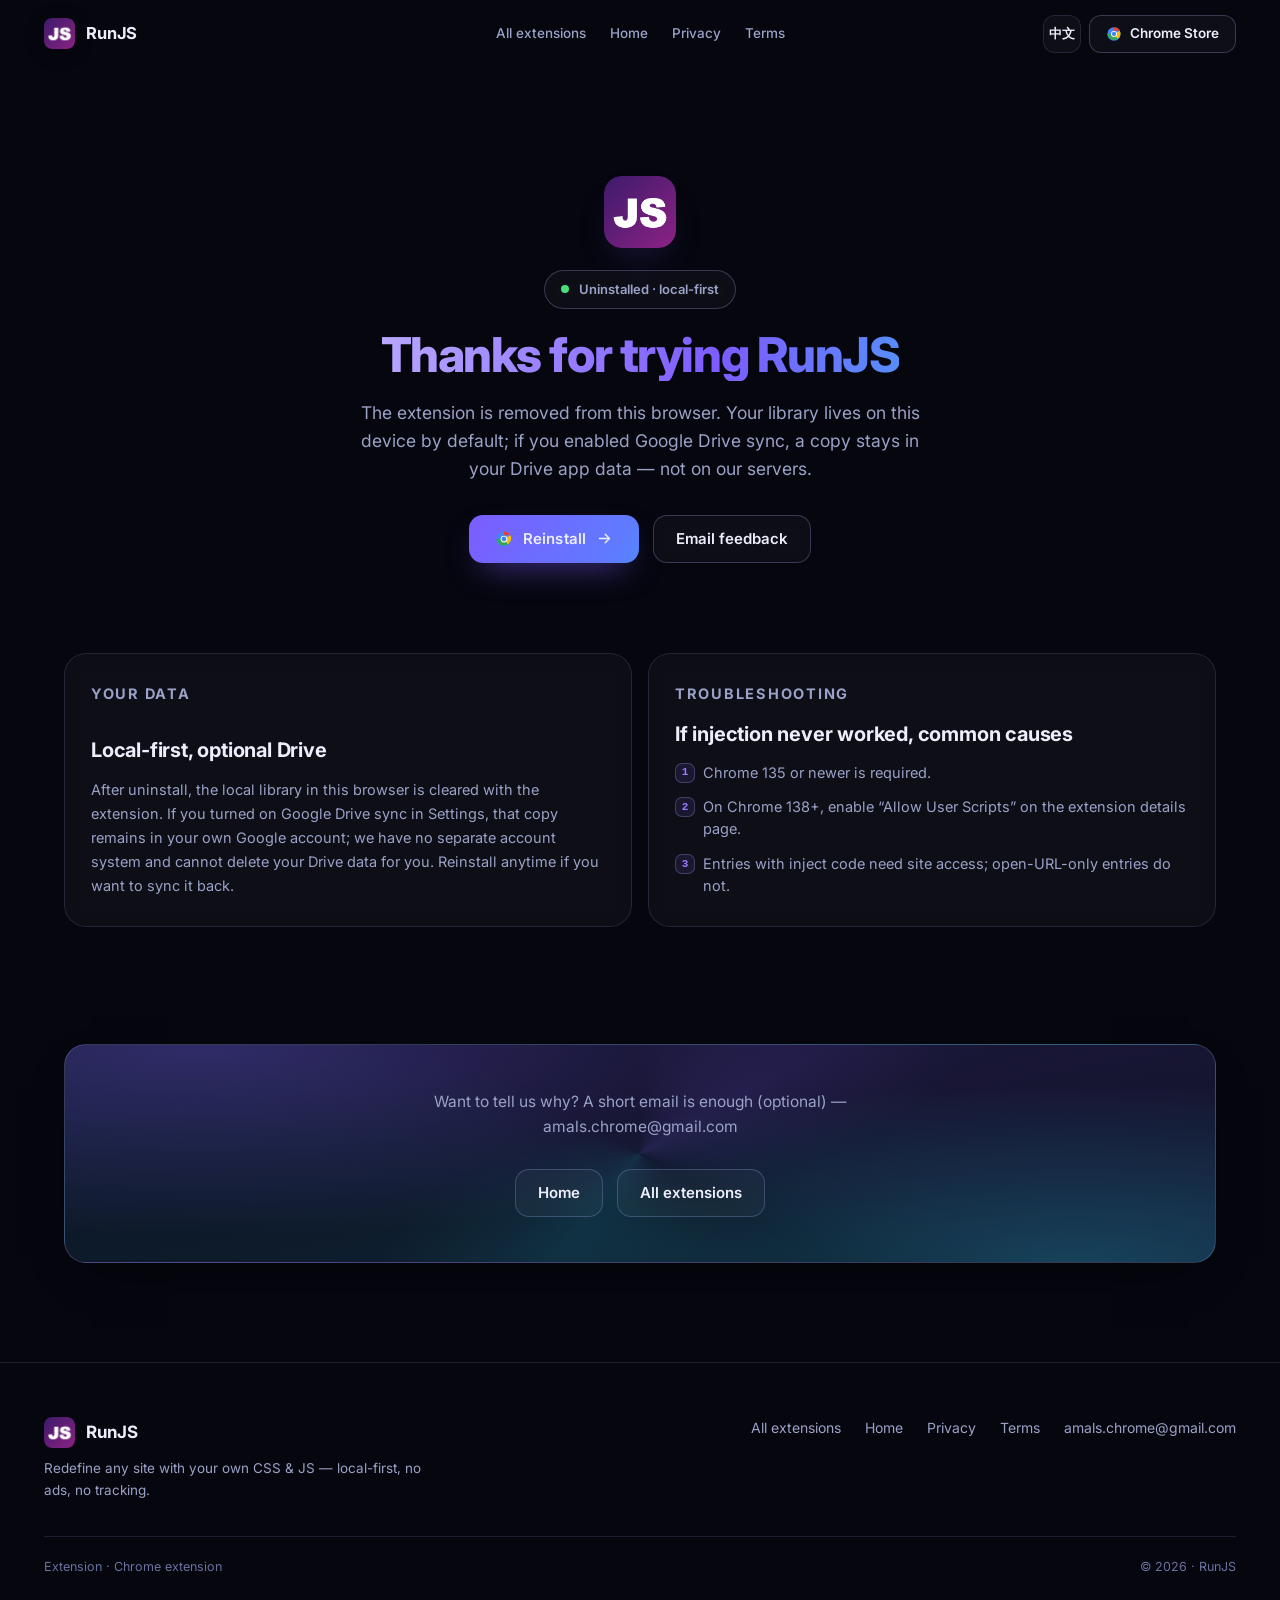
<file: runjs/uninstall/index.html>
<!DOCTYPE html><html lang="en"> <head><meta charset="utf-8"><meta name="viewport" content="width=device-width, initial-scale=1"><meta name="description" content="Thanks for trying RunJS. Scripts stay on this device by default, with optional Google Drive sync. If injection failed, check Chrome version and Allow User Scripts."><meta name="google-site-verification" content="qglDXwd5WsR262u3-31LoP47II7P1hhxSIAEebaW-9A"><meta name="color-scheme" content="dark"><link rel="canonical" href="https://amals-chrome.com/runjs/uninstall/"><meta property="og:type" content="website"><meta property="og:site_name" content="Chrome Extensions"><meta property="og:title" content="RunJS · Uninstalled"><meta property="og:description" content="Thanks for trying RunJS. Scripts stay on this device by default, with optional Google Drive sync. If injection failed, check Chrome version and Allow User Scripts."><meta property="og:url" content="https://amals-chrome.com/runjs/uninstall/"><meta property="og:image" content="https://amals-chrome.com/assets/products/runjs/og-runjs.jpg"><meta property="og:locale" content="en_US"><meta name="twitter:card" content="summary_large_image"><meta name="twitter:title" content="RunJS · Uninstalled"><meta name="twitter:description" content="Thanks for trying RunJS. Scripts stay on this device by default, with optional Google Drive sync. If injection failed, check Chrome version and Allow User Scripts."><meta name="twitter:image" content="https://amals-chrome.com/assets/products/runjs/og-runjs.jpg"><title>RunJS · Uninstalled</title><link rel="icon" href="/assets/products/runjs/runjs-icon128.png" type="image/png" sizes="128x128"><link rel="shortcut icon" href="/assets/products/runjs/runjs-icon128.png" type="image/png"><link rel="preconnect" href="https://fonts.googleapis.com"><link rel="preconnect" href="https://fonts.gstatic.com" crossorigin><link href="https://fonts.googleapis.com/css2?family=Inter:wght@400;500;600;700;800&display=swap" rel="stylesheet"><script>
  (function () {
    try {
      var KEY = "amals-site-locale";
      var stored = localStorage.getItem(KEY);
      var path = location.pathname || "/";
      var onZh = path === "/zh" || path === "/zh/" || path.indexOf("/zh/") === 0;

      function preferZh() {
        var langs = [];
        if (navigator.languages && navigator.languages.length) {
          langs = langs.concat(Array.prototype.slice.call(navigator.languages));
        }
        if (navigator.language) langs.push(navigator.language);
        for (var i = 0; i < langs.length; i++) {
          var x = String(langs[i] || "").toLowerCase();
          if (x.indexOf("zh") === 0) return true;
          if (x.indexOf("en") === 0) return false;
        }
        return false;
      }

      function toZh(p) {
        if (p === "/" || p === "") return "/zh/";
        if (p.indexOf("/zh") === 0) return p.endsWith("/") ? p : p + "/";
        return "/zh" + (p.endsWith("/") ? p : p + "/");
      }

      function toEn(p) {
        if (p === "/zh" || p === "/zh/") return "/";
        if (p.indexOf("/zh/") === 0) {
          var rest = p.slice(3);
          return rest.endsWith("/") ? rest : rest + "/";
        }
        return p.endsWith("/") ? p : p + "/";
      }

      var suffix = (location.search || "") + (location.hash || "");
      var wantZh = stored === "zh" ? true : stored === "en" ? false : preferZh();
      if (wantZh && !onZh) {
        location.replace(toZh(path) + suffix);
        return;
      }
      if (!wantZh && onZh && stored === "en") {
        location.replace(toEn(path) + suffix);
      }
    } catch (e) {}
  })();
</script><link rel="stylesheet" href="/_astro/index.DoU5XHHF.css"></head> <body class="rj-body">  <header class="rj-nav"> <a class="rj-brand" href="/runjs/" aria-label="RunJS home"> <img src="/assets/products/runjs/runjs-icon128.png" width="31" height="31" alt=""> <span>RunJS</span> </a> <nav class="rj-nav-links" aria-label="Primary"> <a href="/">All extensions</a> <a href="/runjs/">Home</a> <a href="/runjs/privacy/">Privacy</a> <a href="/runjs/terms/">Terms</a> </nav> <div class="rj-nav-actions"> <a class="rj-lang" href="/zh/runjs/uninstall/" lang="zh-CN" data-locale-switch="zh" aria-label="Language"> 中文 </a> <a class="rj-btn-store" href="https://chromewebstore.google.com/detail/runjs/ojnklfecniapdcbficadmjdljogefooe" rel="noopener noreferrer" target="_blank" title="Chrome Web Store"> <svg class="btn-chrome-icon" viewBox="0 0 48 48" width="20" height="20" aria-hidden="true">  <circle cx="24" cy="24" r="20" fill="#4285F4"></circle> <path fill="#EA4335" d="M24 4a20 20 0 0 1 17.32 10H24z"></path> <path fill="#FBBC05" d="M41.32 14A20 20 0 0 1 34 38.66L24 24z"></path> <path fill="#34A853" d="M34 38.66A20 20 0 0 1 4 24h20z"></path> <circle cx="24" cy="24" r="9" fill="#fff"></circle> <circle cx="24" cy="24" r="6.5" fill="#4285F4"></circle> </svg> Chrome Store </a> </div> </header> <script>
  (function () {
    var root = document.body;
    if (!root || !root.classList.contains("rj-body")) return;
    function setNavScrolled() {
      root.setAttribute("data-nav-scrolled", window.scrollY > 36 ? "1" : "0");
    }
    setNavScrolled();
    window.addEventListener("scroll", setNavScrolled, { passive: true });
  })();
</script> <main class="rj-uninstall"> <section class="rj-uninstall-hero"> <div class="rj-uninstall-hero-inner"> <img class="rj-uninstall-icon" src="/assets/products/runjs/runjs-icon128.png" width="72" height="72" alt="RunJS icon"> <div class="rj-badge"> <span class="rj-badge-pulse" aria-hidden="true"></span> <span>Uninstalled · local-first</span> </div> <h1 class="rj-hero-title">Thanks for trying RunJS</h1> <p class="rj-hero-lede">The extension is removed from this browser. Your library lives on this device by default; if you enabled Google Drive sync, a copy stays in your Drive app data — not on our servers.</p> <div class="rj-hero-actions"> <a class="rj-primary" href="https://chromewebstore.google.com/detail/runjs/ojnklfecniapdcbficadmjdljogefooe" rel="noopener noreferrer" target="_blank"> <svg class="btn-chrome-icon" viewBox="0 0 48 48" width="20" height="20" aria-hidden="true">  <circle cx="24" cy="24" r="20" fill="#4285F4"></circle> <path fill="#EA4335" d="M24 4a20 20 0 0 1 17.32 10H24z"></path> <path fill="#FBBC05" d="M41.32 14A20 20 0 0 1 34 38.66L24 24z"></path> <path fill="#34A853" d="M34 38.66A20 20 0 0 1 4 24h20z"></path> <circle cx="24" cy="24" r="9" fill="#fff"></circle> <circle cx="24" cy="24" r="6.5" fill="#4285F4"></circle> </svg> Reinstall <svg viewBox="0 0 24 24" fill="none" aria-hidden="true"> <path d="M5 12h14M13 6l6 6-6 6" stroke="currentColor" stroke-width="2" stroke-linecap="round" stroke-linejoin="round"></path> </svg> </a> <a class="rj-secondary" href="mailto:amals.chrome@gmail.com?subject=RunJS%20uninstall%20feedback&#38;body=(optional)%20Why%20I%20uninstalled%3A%0A%0AWhat%20could%20be%20better%3A%0A%0AChrome%20version%3A%0A">Email feedback</a> </div> </div> </section> <section class="rj-section rj-uninstall-panels"> <div class="rj-uninstall-grid"> <article class="rj-feat-card"> <p class="rj-uninstall-kicker">Your data</p> <strong>Local-first, optional Drive</strong> <p>After uninstall, the local library in this browser is cleared with the extension. If you turned on Google Drive sync in Settings, that copy remains in your own Google account; we have no separate account system and cannot delete your Drive data for you. Reinstall anytime if you want to sync it back.</p> </article> <article class="rj-feat-card"> <p class="rj-uninstall-kicker">Troubleshooting</p> <strong>If injection never worked, common causes</strong> <ol class="rj-uninstall-tips"> <li>Chrome 135 or newer is required.</li><li>On Chrome 138+, enable “Allow User Scripts” on the extension details page.</li><li>Entries with inject code need site access; open-URL-only entries do not.</li> </ol> </article> </div> </section> <section class="rj-cta-band rj-uninstall-cta"> <div class="rj-cta-inner"> <p class="rj-lede"> Want to tell us why? A short email is enough (optional) —  <a class="rj-uninstall-mail" href="mailto:amals.chrome@gmail.com?subject=RunJS%20uninstall%20feedback&#38;body=(optional)%20Why%20I%20uninstalled%3A%0A%0AWhat%20could%20be%20better%3A%0A%0AChrome%20version%3A%0A">amals.chrome@gmail.com</a> </p> <div class="rj-cta-actions"> <a class="rj-secondary" href="/runjs/">Home</a> <a class="rj-secondary" href="/">All extensions</a> </div> </div> </section> </main> <footer class="rj-footer"> <div class="rj-footer-inner"> <div class="rj-footer-brand"> <div class="rj-footer-brand-row"> <img src="/assets/products/runjs/runjs-icon128.png" width="31" height="31" alt=""> <strong>RunJS</strong> </div> <p>Redefine any site with your own CSS &amp; JS — local-first, no ads, no tracking.</p> </div> <nav class="rj-footer-links" aria-label="Footer"> <a href="/">All extensions</a> <a href="/runjs/">Home</a> <a href="/runjs/privacy/">Privacy</a> <a href="/runjs/terms/">Terms</a> <a href="mailto:amals.chrome@gmail.com">amals.chrome@gmail.com</a> </nav> </div> <div class="rj-footer-bottom"> <span>Extension · Chrome extension</span> <span>© 2026 · RunJS</span> </div> </footer> <script>
    (function () {
      document.querySelectorAll("[data-locale-switch]").forEach(function (el) {
        el.addEventListener("click", function () {
          try {
            localStorage.setItem("amals-site-locale", el.getAttribute("data-locale-switch") || "");
          } catch (err) {}
        });
      });
    })();
  </script>  </body></html>
</file>
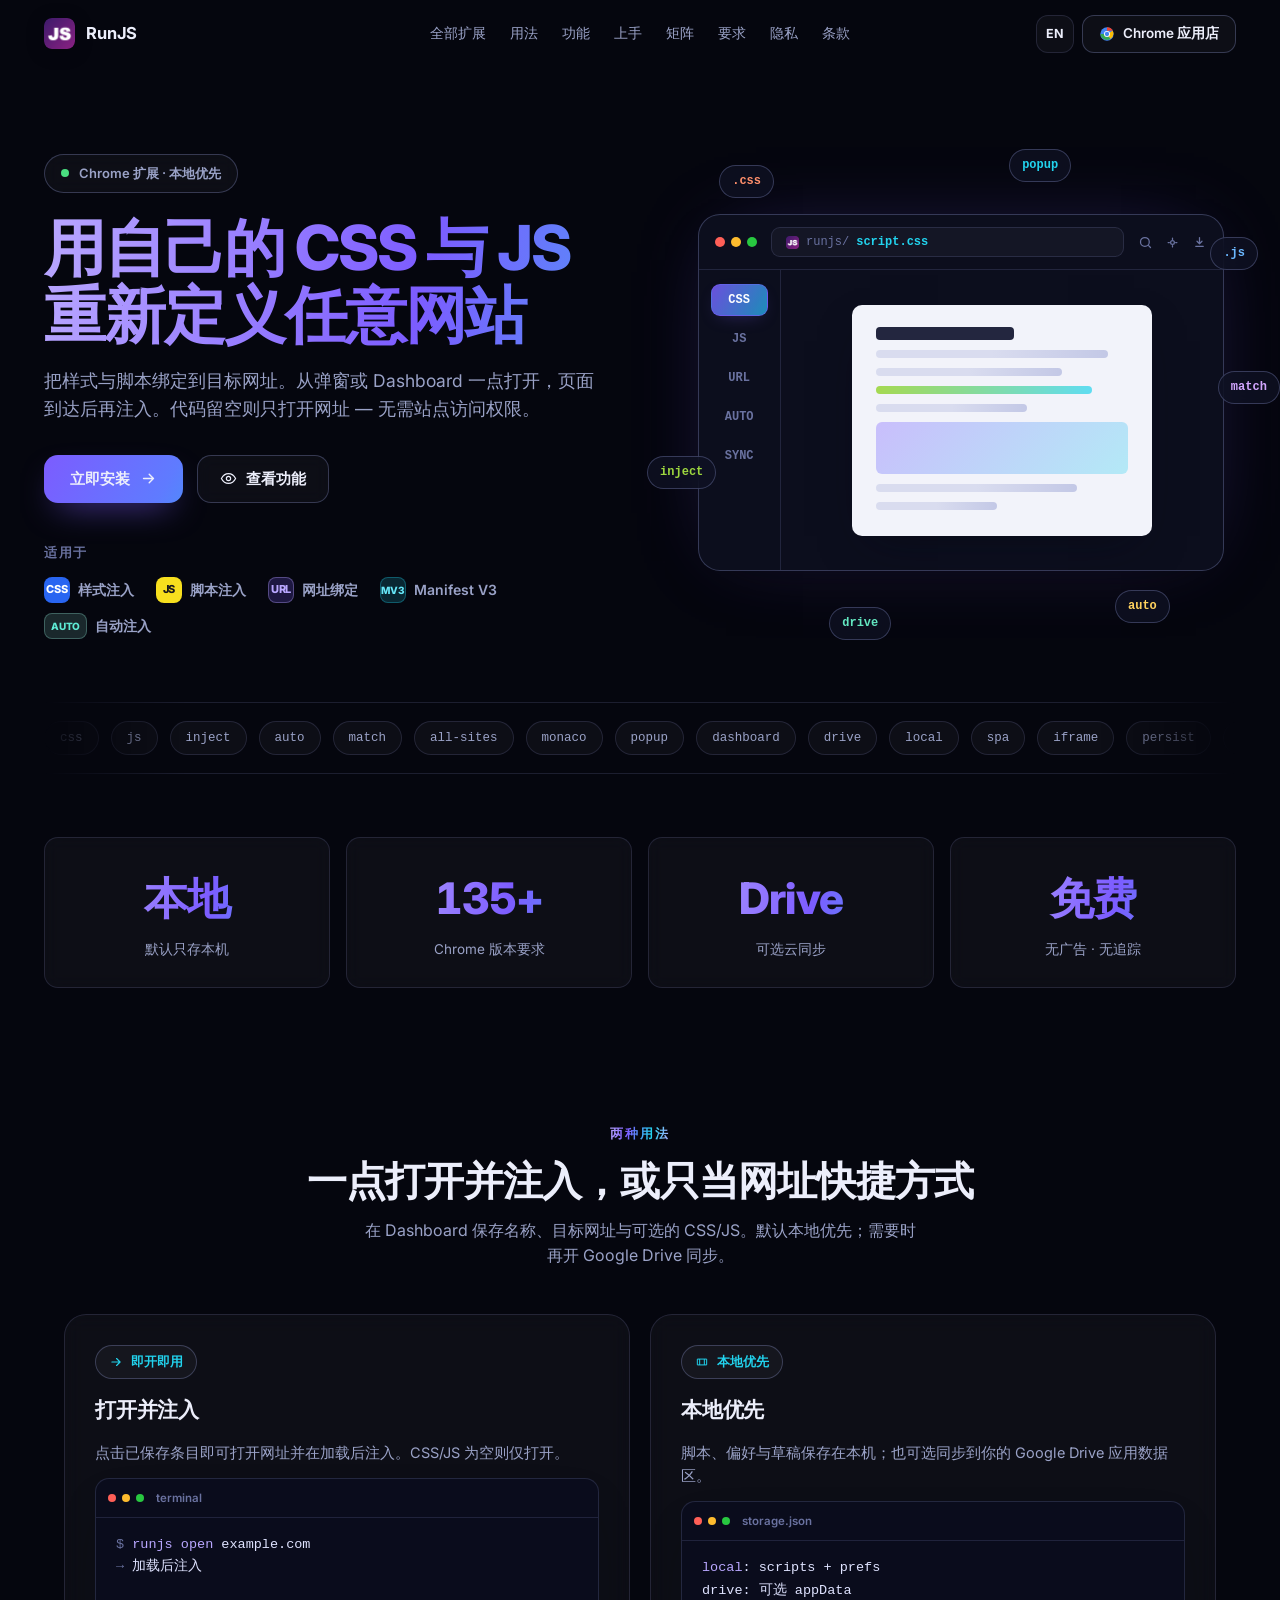
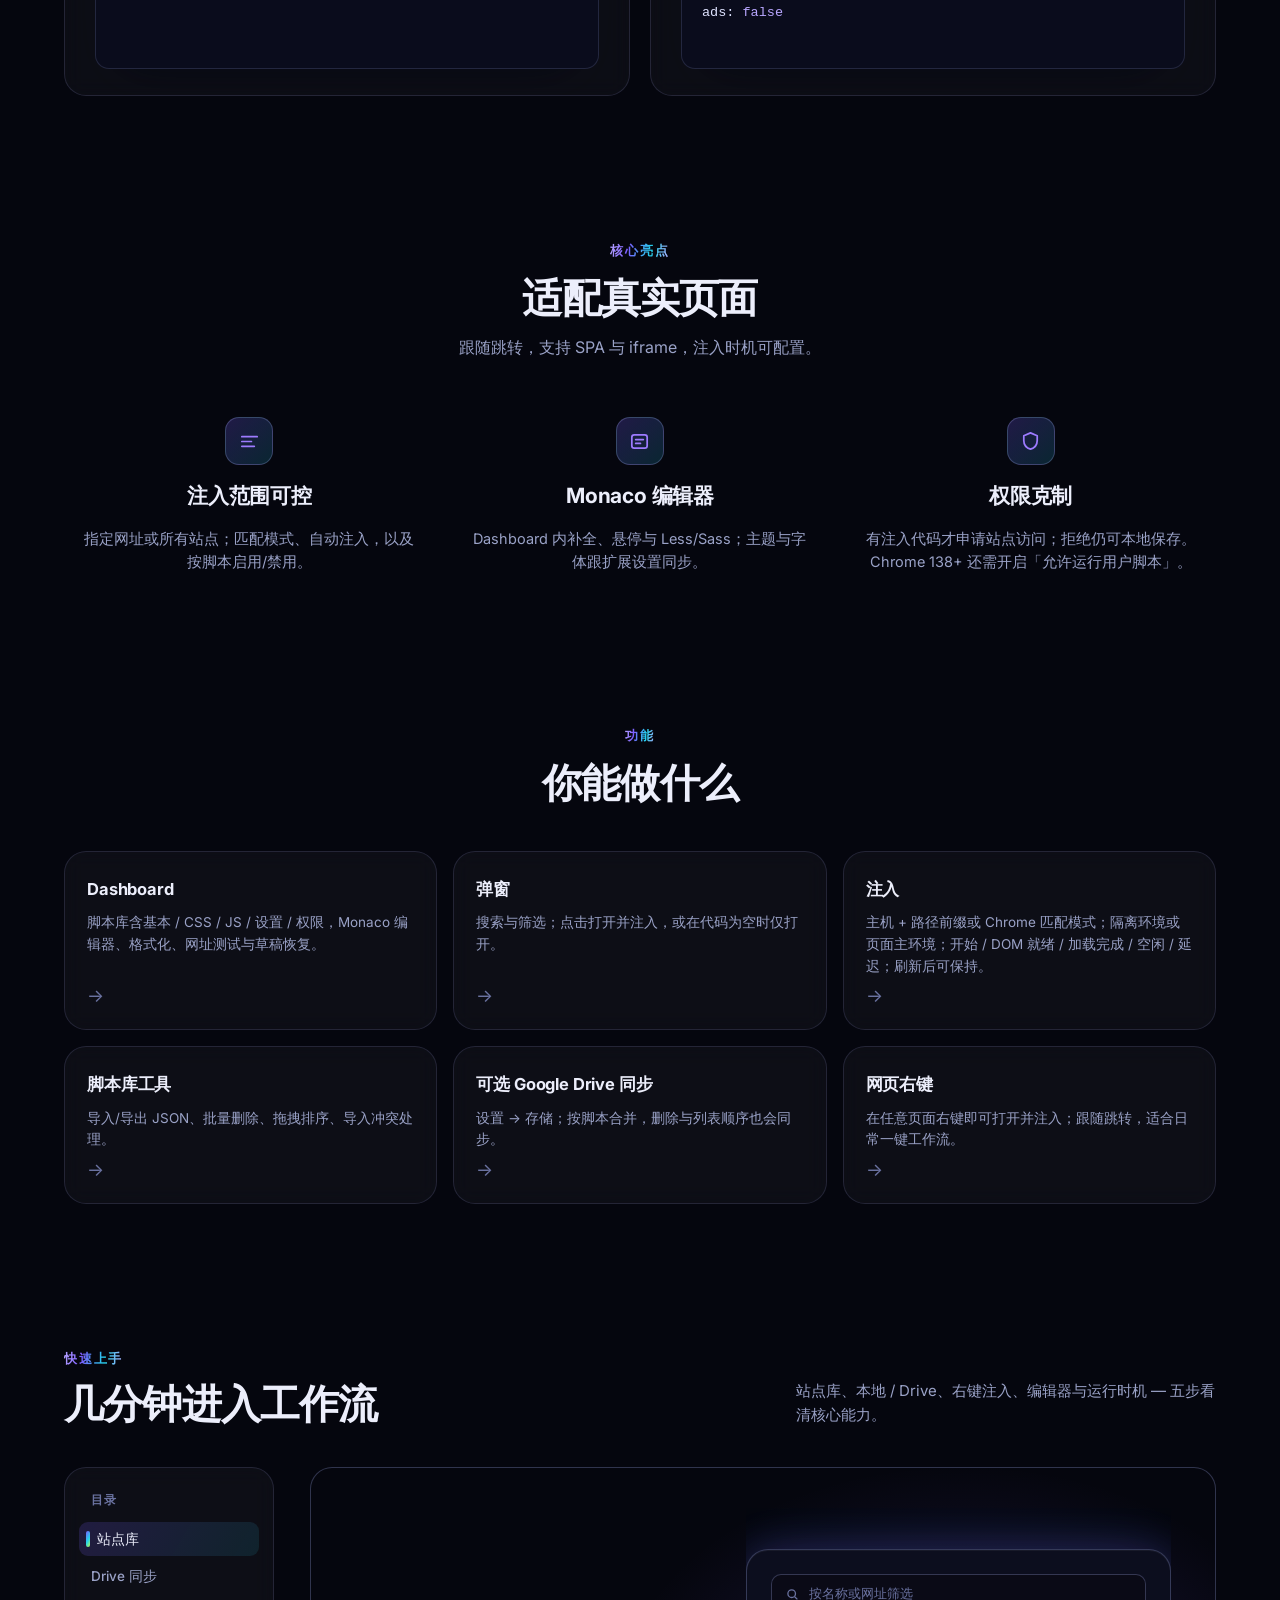
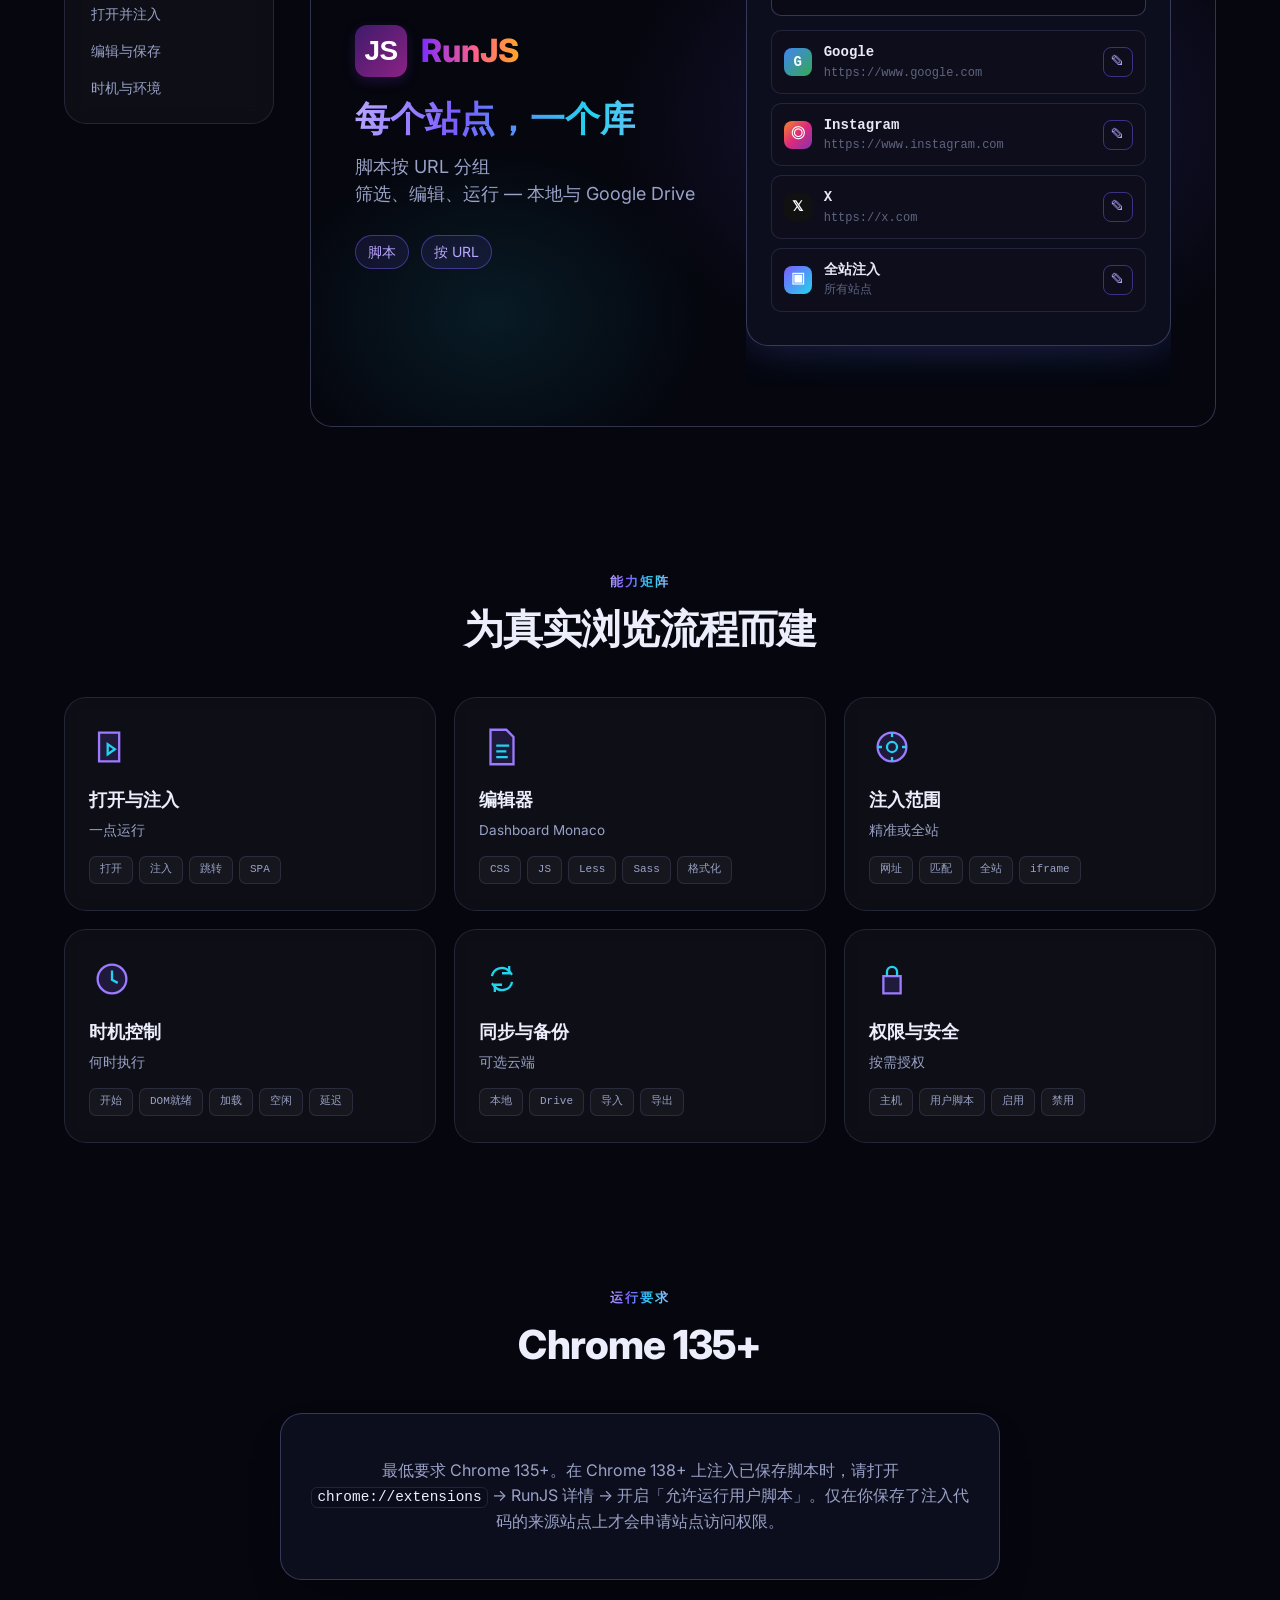
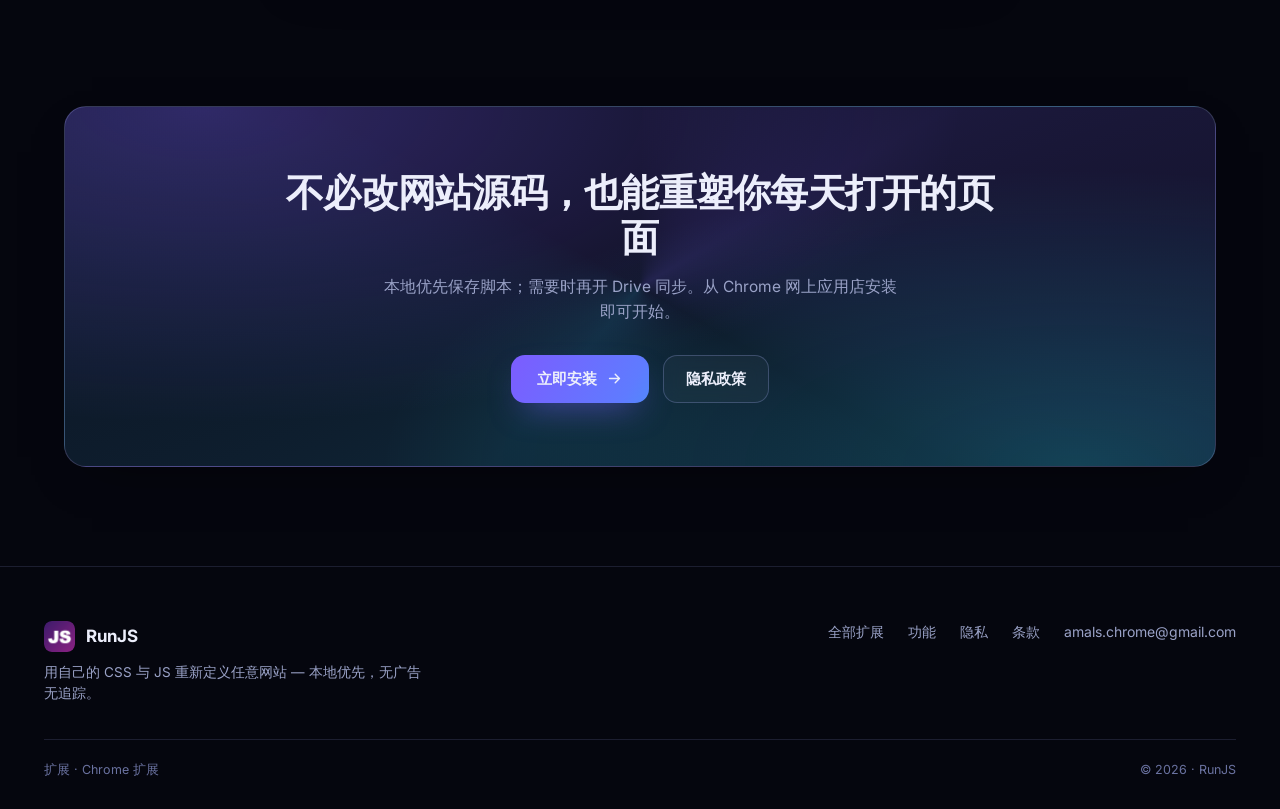
<file: zh/runjs/index.html>
<!DOCTYPE html><html lang="zh-CN"> <head><meta charset="utf-8"><meta name="viewport" content="width=device-width, initial-scale=1"><meta name="description" content="RunJS 将 CSS 与 JavaScript 绑定到你指定的网址，并在页面加载后注入 — 本地优先，无广告、无追踪。"><meta name="google-site-verification" content="qglDXwd5WsR262u3-31LoP47II7P1hhxSIAEebaW-9A"><meta name="color-scheme" content="dark"><link rel="canonical" href="https://amals-chrome.com/zh/runjs/"><meta property="og:type" content="website"><meta property="og:site_name" content="Chrome 扩展"><meta property="og:title" content="RunJS · Chrome 扩展"><meta property="og:description" content="RunJS 将 CSS 与 JavaScript 绑定到你指定的网址，并在页面加载后注入 — 本地优先，无广告、无追踪。"><meta property="og:url" content="https://amals-chrome.com/zh/runjs/"><meta property="og:image" content="https://amals-chrome.com/assets/products/runjs/og-runjs.jpg"><meta property="og:locale" content="zh_CN"><meta name="twitter:card" content="summary_large_image"><meta name="twitter:title" content="RunJS · Chrome 扩展"><meta name="twitter:description" content="RunJS 将 CSS 与 JavaScript 绑定到你指定的网址，并在页面加载后注入 — 本地优先，无广告、无追踪。"><meta name="twitter:image" content="https://amals-chrome.com/assets/products/runjs/og-runjs.jpg"><title>RunJS · Chrome 扩展</title><link rel="icon" href="/assets/products/runjs/runjs-icon128.png" type="image/png" sizes="128x128"><link rel="shortcut icon" href="/assets/products/runjs/runjs-icon128.png" type="image/png"><link rel="preconnect" href="https://fonts.googleapis.com"><link rel="preconnect" href="https://fonts.gstatic.com" crossorigin><link href="https://fonts.googleapis.com/css2?family=Inter:wght@400;500;600;700;800&display=swap" rel="stylesheet"><script>
  (function () {
    try {
      var KEY = "amals-site-locale";
      var stored = localStorage.getItem(KEY);
      var path = location.pathname || "/";
      var onZh = path === "/zh" || path === "/zh/" || path.indexOf("/zh/") === 0;

      function preferZh() {
        var langs = [];
        if (navigator.languages && navigator.languages.length) {
          langs = langs.concat(Array.prototype.slice.call(navigator.languages));
        }
        if (navigator.language) langs.push(navigator.language);
        for (var i = 0; i < langs.length; i++) {
          var x = String(langs[i] || "").toLowerCase();
          if (x.indexOf("zh") === 0) return true;
          if (x.indexOf("en") === 0) return false;
        }
        return false;
      }

      function toZh(p) {
        if (p === "/" || p === "") return "/zh/";
        if (p.indexOf("/zh") === 0) return p.endsWith("/") ? p : p + "/";
        return "/zh" + (p.endsWith("/") ? p : p + "/");
      }

      function toEn(p) {
        if (p === "/zh" || p === "/zh/") return "/";
        if (p.indexOf("/zh/") === 0) {
          var rest = p.slice(3);
          return rest.endsWith("/") ? rest : rest + "/";
        }
        return p.endsWith("/") ? p : p + "/";
      }

      var suffix = (location.search || "") + (location.hash || "");
      var wantZh = stored === "zh" ? true : stored === "en" ? false : preferZh();
      if (wantZh && !onZh) {
        location.replace(toZh(path) + suffix);
        return;
      }
      if (!wantZh && onZh && stored === "en") {
        location.replace(toEn(path) + suffix);
      }
    } catch (e) {}
  })();
</script><link rel="stylesheet" href="/_astro/index.DoU5XHHF.css"></head> <body class="rj-body">  <script type="application/ld+json">{"@context":"https://schema.org","@type":"SoftwareApplication","name":"RunJS","applicationCategory":"BrowserApplication","operatingSystem":"Google Chrome","description":"RunJS 将 CSS 与 JavaScript 绑定到你指定的网址，并在页面加载后注入 — 本地优先，无广告、无追踪。","url":"https://amals-chrome.com/zh/runjs/","image":"https://amals-chrome.com/assets/products/runjs/og-runjs.jpg","offers":{"@type":"Offer","price":"0","priceCurrency":"USD","url":"https://chromewebstore.google.com/detail/runjs/ojnklfecniapdcbficadmjdljogefooe"}}</script> <div class="rj-scroll-progress" id="rjScrollProgress" aria-hidden="true"></div> <header class="rj-nav"> <a class="rj-brand" href="/zh/runjs/" aria-label="RunJS 首页"> <img src="/assets/products/runjs/runjs-icon128.png" width="31" height="31" alt=""> <span>RunJS</span> </a> <nav class="rj-nav-links" aria-label="主导航"> <a href="/zh/">全部扩展</a>  <a href="#how">用法</a> <a href="#features">功能</a> <a href="#workflow">上手</a> <a href="#matrix">矩阵</a> <a href="#requirements">要求</a>  <a href="/zh/runjs/privacy/">隐私</a> <a href="/zh/runjs/terms/">条款</a> </nav> <div class="rj-nav-actions"> <a class="rj-lang" href="/runjs/" lang="en" data-locale-switch="en" aria-label="语言"> EN </a> <a class="rj-btn-store" href="https://chromewebstore.google.com/detail/runjs/ojnklfecniapdcbficadmjdljogefooe" rel="noopener noreferrer" target="_blank" title="Chrome 网上应用店"> <svg class="btn-chrome-icon" viewBox="0 0 48 48" width="20" height="20" aria-hidden="true">  <circle cx="24" cy="24" r="20" fill="#4285F4"></circle> <path fill="#EA4335" d="M24 4a20 20 0 0 1 17.32 10H24z"></path> <path fill="#FBBC05" d="M41.32 14A20 20 0 0 1 34 38.66L24 24z"></path> <path fill="#34A853" d="M34 38.66A20 20 0 0 1 4 24h20z"></path> <circle cx="24" cy="24" r="9" fill="#fff"></circle> <circle cx="24" cy="24" r="6.5" fill="#4285F4"></circle> </svg> Chrome 应用店 </a> </div> </header> <script>
  (function () {
    var root = document.body;
    if (!root || !root.classList.contains("rj-body")) return;
    function setNavScrolled() {
      root.setAttribute("data-nav-scrolled", window.scrollY > 36 ? "1" : "0");
    }
    setNavScrolled();
    window.addEventListener("scroll", setNavScrolled, { passive: true });
  })();
</script> <main> <section class="rj-hero"> <div class="rj-hero-inner"> <div class="rj-hero-copy"> <div class="rj-badge"> <span class="rj-badge-pulse" aria-hidden="true"></span> <span>Chrome 扩展 · 本地优先</span> </div> <h1 class="rj-hero-title">用自己的 CSS 与 JS 重新定义任意网站</h1> <p class="rj-hero-lede">把样式与脚本绑定到目标网址。从弹窗或 Dashboard 一点打开，页面到达后再注入。代码留空则只打开网址 — 无需站点访问权限。</p> <div class="rj-hero-actions"> <a class="rj-primary" href="https://chromewebstore.google.com/detail/runjs/ojnklfecniapdcbficadmjdljogefooe" rel="noopener noreferrer" target="_blank"> 立即安装 <svg viewBox="0 0 24 24" fill="none" aria-hidden="true"> <path d="M5 12h14M13 6l6 6-6 6" stroke="currentColor" stroke-width="2" stroke-linecap="round" stroke-linejoin="round"></path> </svg> </a> <a class="rj-secondary" href="#features"> <svg width="18" height="18" viewBox="0 0 24 24" fill="none" aria-hidden="true"> <path d="M2 12s3.5-7 10-7 10 7 10 7-3.5 7-10 7S2 12 2 12Z" stroke="currentColor" stroke-width="1.7"></path> <circle cx="12" cy="12" r="3" stroke="currentColor" stroke-width="1.7"></circle> </svg> 查看功能 </a> </div> <div class="rj-works" aria-label="能力概览"> <span>适用于</span> <div class="rj-works-row"> <strong><span class="rj-chip rj-chip-css">CSS</span>样式注入</strong> <strong><span class="rj-chip rj-chip-js">JS</span>脚本注入</strong> <strong><span class="rj-chip rj-chip-url">URL</span>网址绑定</strong> <strong><span class="rj-chip rj-chip-mv3">MV3</span>Manifest V3</strong> <strong><span class="rj-chip rj-chip-auto">AUTO</span>自动注入</strong> </div> </div> </div> <div class="rj-stage" data-hero-stage aria-label="产品预览"> <div class="rj-orbit" aria-hidden="true"> <span class="oc-1">.css</span> <span class="oc-2">.js</span> <span class="oc-3">inject</span> <span class="oc-4">auto</span> <span class="oc-5">match</span> <span class="oc-6">drive</span> <span class="oc-7">popup</span> </div> <div class="rj-shell" data-tilt> <div class="rj-shell-top"> <div class="rj-traffic" aria-hidden="true"><i></i><i></i><i></i></div> <div class="rj-address"> <img src="/assets/products/runjs/runjs-icon128.png" width="13" height="13" alt=""> <span class="rj-address-path">runjs/</span> <span class="rj-address-file" data-stage-file>script.css</span> </div> <div class="rj-shell-tools" aria-hidden="true"> <svg viewBox="0 0 24 24" fill="none" stroke="currentColor" stroke-width="2"><circle cx="11" cy="11" r="7"></circle><path d="M20 20l-3-3" stroke-linecap="round"></path></svg> <svg viewBox="0 0 24 24" fill="none" stroke="currentColor" stroke-width="2"><circle cx="12" cy="12" r="3"></circle><path d="M12 5v2M12 17v2M5 12h2M17 12h2" stroke-linecap="round"></path></svg> <svg viewBox="0 0 24 24" fill="none" stroke="currentColor" stroke-width="2"><path d="M12 4v10M8 10l4 4 4-4M6 18h12" stroke-linecap="round" stroke-linejoin="round"></path></svg> </div> </div> <div class="rj-shell-body"> <aside class="rj-rail" aria-label="预览场景"> <button type="button" class="is-active" data-scene="css" data-file="script.css">CSS</button> <button type="button" data-scene="js" data-file="inject.js">JS</button> <button type="button" data-scene="url" data-file="match.url">URL</button> <button type="button" data-scene="auto" data-file="auto.js">AUTO</button> <button type="button" data-scene="sync" data-file="drive.sync">SYNC</button> </aside> <div class="rj-scene-stack" aria-hidden="true"> <div class="rj-scene rj-scene-css is-active" data-scene="css"> <div class="rj-paper"> <span class="rj-paper-title"></span> <span class="rj-paper-line w-90"></span> <span class="rj-paper-line w-75"></span> <span class="rj-paper-line w-85 is-hit"></span> <span class="rj-paper-line w-60"></span> <span class="rj-paper-block"></span> <span class="rj-paper-line w-80"></span> <span class="rj-paper-line w-50"></span> </div> </div> <div class="rj-scene rj-scene-js" data-scene="js"> <div class="rj-codepane"> <div class="rj-codepane-line"><span class="k">function</span> <span class="f">openAndInject</span>(opts) {</div> <div class="rj-codepane-line"> <span class="k">const</span> { url, css, js } = opts;</div> <div class="rj-codepane-line"> <span class="f">await</span> <span class="f">tabs.create</span>({ url });</div> <div class="rj-codepane-line"> <span class="f">inject</span>(css, js);</div> <div class="rj-codepane-line">}</div> </div> </div> <div class="rj-scene rj-scene-url" data-scene="url"> <div class="rj-sheet"> <span></span><span></span><span></span><span></span> <span></span><span class="cell-hot"></span><span></span><span></span> <span></span><span></span><span class="cell-hot"></span><span></span> <span></span><span></span><span></span><span></span> <span class="cell-hot"></span><span></span><span></span><span></span> <span></span><span></span><span></span><span class="cell-hot"></span> </div> <div class="rj-sheet-selection"></div> </div> <div class="rj-scene rj-scene-auto" data-scene="auto"> <div class="rj-eq" aria-hidden="true"> <span></span><span></span><span></span><span></span><span></span><span></span> <span></span><span></span><span></span><span></span><span></span><span></span> </div> </div> <div class="rj-scene rj-scene-sync" data-scene="sync"> <div class="rj-tree"> <span class="rj-tree-row is-dir">local/</span> <span class="rj-tree-row indent">library.json</span> <span class="rj-tree-row indent">prefs.json</span> <span class="rj-tree-row is-dir">drive/</span> <span class="rj-tree-row indent">scripts.json</span> <span class="rj-tree-row indent">last-sync</span> </div> </div> <div class="rj-scan-beam" aria-hidden="true"></div> </div> </div> </div> </div> </div> <div class="rj-marquee" aria-label="能力标签" role="presentation"> <div class="rj-marquee-track"> <div class="rj-marquee-group"> <span>css</span><span>js</span><span>inject</span><span>auto</span><span>match</span><span>all-sites</span><span>monaco</span><span>popup</span><span>dashboard</span><span>drive</span><span>local</span><span>spa</span><span>iframe</span><span>persist</span><span>mv3</span><span>user-scripts</span> </div> <div class="rj-marquee-group" aria-hidden="true"> <span>css</span><span>js</span><span>inject</span><span>auto</span><span>match</span><span>all-sites</span><span>monaco</span><span>popup</span><span>dashboard</span><span>drive</span><span>local</span><span>spa</span><span>iframe</span><span>persist</span><span>mv3</span><span>user-scripts</span> </div> </div> </div> </section> <section class="rj-stats-band" aria-label="要点"> <div class="rj-stats"> <div class="rj-stat"> <strong>本地</strong> <span>默认只存本机</span> </div> <div class="rj-stat"> <strong>135+</strong> <span>Chrome 版本要求</span> </div> <div class="rj-stat"> <strong>Drive</strong> <span>可选云同步</span> </div> <div class="rj-stat"> <strong>免费</strong> <span>无广告 · 无追踪</span> </div> </div> </section> <section class="rj-section" id="how"> <div class="rj-section-heading"> <p>两种用法</p> <h2>一点打开并注入，或只当网址快捷方式</h2> <p class="rj-lede">在 Dashboard 保存名称、目标网址与可选的 CSS/JS。默认本地优先；需要时再开 Google Drive 同步。</p> </div> <div class="rj-way-grid"> <article class="rj-glow-card"> <span class="rj-card-tag"> <svg width="14" height="14" viewBox="0 0 24 24" fill="none" aria-hidden="true"> <path d="M5 12h14M13 6l6 6-6 6" stroke="currentColor" stroke-width="2" stroke-linecap="round" stroke-linejoin="round"></path> </svg> 即开即用 </span> <h3>打开并注入</h3> <p>点击已保存条目即可打开网址并在加载后注入。CSS/JS 为空则仅打开。</p> <div class="rj-editor"> <div class="rj-editor-bar"> <i></i><i></i><i></i> <strong>terminal</strong> </div> <pre><span class="prompt">$</span> <span class="em">runjs open</span> example.com
<span class="prompt">→</span> 加载后注入</pre> </div> </article> <article class="rj-glow-card"> <span class="rj-card-tag"> <svg width="14" height="14" viewBox="0 0 24 24" fill="none" aria-hidden="true"> <path d="M4 7h16v10H4V7Zm4 10V7m8 10V7" stroke="currentColor" stroke-width="1.7"></path> </svg> 本地优先 </span> <h3>本地优先</h3> <p>脚本、偏好与草稿保存在本机；也可选同步到你的 Google Drive 应用数据区。</p> <div class="rj-editor"> <div class="rj-editor-bar"> <i></i><i></i><i></i> <strong>storage.json</strong> </div> <pre><span class="em">local</span>: scripts + prefs
drive: 可选 appData
ads: <span class="em">false</span></pre> </div> </article> </div> </section> <section class="rj-section" id="highlights" data-reveal> <div class="rj-section-heading"> <p>核心亮点</p> <h2>适配真实页面</h2> <p class="rj-lede">跟随跳转，支持 SPA 与 iframe，注入时机可配置。</p> </div> <div class="rj-feature-grid"> <article class="rj-feature"> <div class="rj-feature-icon" aria-hidden="true"> <svg viewBox="0 0 24 24" fill="none"> <path d="M4 7h16M4 12h10M4 17h13" stroke="currentColor" stroke-width="1.8" stroke-linecap="round"></path> </svg> </div> <h3>注入范围可控</h3> <p>指定网址或所有站点；匹配模式、自动注入，以及按脚本启用/禁用。</p> </article> <article class="rj-feature"> <div class="rj-feature-icon" aria-hidden="true"> <svg viewBox="0 0 24 24" fill="none"> <rect x="4" y="5" width="16" height="14" rx="2.5" stroke="currentColor" stroke-width="1.8"></rect> <path d="M8 10h8M8 14h5" stroke="currentColor" stroke-width="1.8" stroke-linecap="round"></path> </svg> </div> <h3>Monaco 编辑器</h3> <p>Dashboard 内补全、悬停与 Less/Sass；主题与字体跟扩展设置同步。</p> </article> <article class="rj-feature"> <div class="rj-feature-icon" aria-hidden="true"> <svg viewBox="0 0 24 24" fill="none"> <path d="M12 3l7 3v5c0 4.2-2.8 7.8-7 9-4.2-1.2-7-4.8-7-9V6l7-3Z" stroke="currentColor" stroke-width="1.8" stroke-linejoin="round"></path> </svg> </div> <h3>权限克制</h3> <p>有注入代码才申请站点访问；拒绝仍可本地保存。Chrome 138+ 还需开启「允许运行用户脚本」。</p> </article> </div> </section> <section class="rj-section" id="features" data-reveal> <div class="rj-section-heading"> <p>功能</p> <h2>你能做什么</h2> </div> <div class="rj-feat-grid"> <article class="rj-feat-card"> <strong>Dashboard</strong> <p>脚本库含基本 / CSS / JS / 设置 / 权限，Monaco 编辑器、格式化、网址测试与草稿恢复。</p> <span class="rj-card-arrow" aria-hidden="true">→</span> </article><article class="rj-feat-card"> <strong>弹窗</strong> <p>搜索与筛选；点击打开并注入，或在代码为空时仅打开。</p> <span class="rj-card-arrow" aria-hidden="true">→</span> </article><article class="rj-feat-card"> <strong>注入</strong> <p>主机 + 路径前缀或 Chrome 匹配模式；隔离环境或页面主环境；开始 / DOM 就绪 / 加载完成 / 空闲 / 延迟；刷新后可保持。</p> <span class="rj-card-arrow" aria-hidden="true">→</span> </article><article class="rj-feat-card"> <strong>脚本库工具</strong> <p>导入/导出 JSON、批量删除、拖拽排序、导入冲突处理。</p> <span class="rj-card-arrow" aria-hidden="true">→</span> </article><article class="rj-feat-card"> <strong>可选 Google Drive 同步</strong> <p>设置 → 存储；按脚本合并，删除与列表顺序也会同步。</p> <span class="rj-card-arrow" aria-hidden="true">→</span> </article><article class="rj-feat-card"> <strong>网页右键</strong> <p>在任意页面右键即可打开并注入；跟随跳转，适合日常一键工作流。</p> <span class="rj-card-arrow" aria-hidden="true">→</span> </article> </div> </section> <section class="rj-section" id="workflow" data-reveal> <div class="rj-split-heading"> <div> <p>快速上手</p> <h2>几分钟进入工作流</h2> </div> <p>站点库、本地 / Drive、右键注入、编辑器与运行时机 — 五步看清核心能力。</p> </div> <div class="rj-showcase" data-ss-showcase> <aside class="rj-ss-tabs" role="tablist" aria-label="快速上手"> <strong>目录</strong> <button type="button" class="rj-ss-tab on" data-ss-tab="0" role="tab" aria-selected="true"> 站点库 </button><button type="button" class="rj-ss-tab" data-ss-tab="1" role="tab"> Drive 同步 </button><button type="button" class="rj-ss-tab" data-ss-tab="2" role="tab"> 打开并注入 </button><button type="button" class="rj-ss-tab" data-ss-tab="3" role="tab"> 编辑与保存 </button><button type="button" class="rj-ss-tab" data-ss-tab="4" role="tab"> 时机与环境 </button> </aside> <div class="rj-ss-stage"> <section class="rj-ss-slide on" data-ss-slide> <div class="rj-ss-left"> <div class="rj-ss-brandrow"> <div class="rj-ss-js" aria-hidden="true">JS</div> <div class="rj-ss-name">RunJS</div> </div> <h3 class="rj-ss-h1">每个站点，一个库</h3> <div class="rj-ss-sub">脚本按 URL 分组
筛选、编辑、运行 — 本地与 Google Drive</div> <div class="rj-ss-pills"> <span class="rj-ss-pill">脚本</span> <span class="rj-ss-pill">按 URL</span> </div> </div> <div class="rj-ss-card"> <div class="rj-ss-g"> <div class="rj-ss-search"> <svg width="13" height="13" viewBox="0 0 24 24" fill="none" stroke="currentColor" stroke-width="2.4" aria-hidden="true"> <circle cx="10.5" cy="10.5" r="7"></circle> <path d="M16 16l5 5"></path> </svg> 按名称或网址筛选 </div> <div class="rj-ss-row"> <div class="rj-ss-fav rj-ss-fav-g">G</div> <div> <div class="rj-ss-sname">Google</div> <div class="rj-ss-surl">https://www.google.com</div> </div> <div class="rj-ss-edit" aria-hidden="true">✎</div> </div> <div class="rj-ss-row"> <div class="rj-ss-fav rj-ss-fav-ig">◎</div> <div> <div class="rj-ss-sname">Instagram</div> <div class="rj-ss-surl">https://www.instagram.com</div> </div> <div class="rj-ss-edit" aria-hidden="true">✎</div> </div> <div class="rj-ss-row"> <div class="rj-ss-fav rj-ss-fav-x">𝕏</div> <div> <div class="rj-ss-sname">X</div> <div class="rj-ss-surl">https://x.com</div> </div> <div class="rj-ss-edit" aria-hidden="true">✎</div> </div> <div class="rj-ss-row"> <div class="rj-ss-fav rj-ss-fav-all">▣</div> <div> <div class="rj-ss-sname">全站注入</div> <div class="rj-ss-surl">所有站点</div> </div> <div class="rj-ss-edit" aria-hidden="true">✎</div> </div> </div> </div> </section> <section class="rj-ss-slide" data-ss-slide> <div class="rj-ss-left"> <div class="rj-ss-brandrow"> <div class="rj-ss-js" aria-hidden="true">JS</div> <div class="rj-ss-name">RunJS</div> </div> <h3 class="rj-ss-h1">本地优先隐私</h3> <div class="rj-ss-sub">默认浏览器本地存储
需要时再开启 Google Drive 同步</div> <div class="rj-ss-pills"> <span class="rj-ss-pill">无广告</span> <span class="rj-ss-pill">无追踪</span> <span class="rj-ss-pill">导入 / 导出</span> </div> </div> <div class="rj-ss-card"> <div class="rj-ss-g"> <div class="rj-ss-ctitle">存储</div> <div class="rj-ss-csub">本地脚本库用量与可选的 Google Drive 同步。</div> <div class="rj-ss-heading">存储提供方</div> <div class="rj-ss-opt"> <span class="rj-ss-opt-icon" aria-hidden="true">▣</span> <div> <div class="rj-ss-opt-name">浏览器存储</div> <div class="rj-ss-surl">本机 Chrome 本地存储（默认）</div> </div> </div> <div class="rj-ss-opt sel"> <span class="rj-ss-opt-icon" aria-hidden="true">↻</span> <div> <div class="rj-ss-opt-name">Google Drive</div> <div class="rj-ss-surl">跨设备通过 Google Drive 同步脚本</div> </div> </div> <div class="rj-ss-ostat"> <span><span class="rj-ss-dot"></span><b>已同步</b></span> <span class="rj-ss-meta">上次同步：2026/10/16 23:42:28</span> </div> <div class="rj-ss-metric"><span>脚本</span><b>4</b></div> <div class="rj-ss-metric"><span>库代码大小</span><b>6.7 KB</b></div> <div class="rj-ss-metric"><span>本地存储</span><b>14.5 KB / 10.00 MB</b></div> </div> </div> </section> <section class="rj-ss-slide wide" data-ss-slide> <div class="rj-ss-left"> <div class="rj-ss-brandrow"> <div class="rj-ss-js" aria-hidden="true">JS</div> <div class="rj-ss-name">RunJS</div> </div> <h3 class="rj-ss-h1">打开并注入</h3> <div class="rj-ss-sub">在任意页面右键
从菜单直接运行脚本</div> <div class="rj-ss-pills"> <span class="rj-ss-pill solid">一键</span> <span class="rj-ss-pill">跟随跳转</span> </div> </div> <div class="rj-ss-card rj-ss-card-center"> <div class="rj-ss-menupic"> <img src="/assets/products/runjs/runjs-context-menu.jpg" alt="RunJS 右键菜单示意" width="420" height="540" loading="lazy"> </div> </div> </section> <section class="rj-ss-slide" data-ss-slide> <div class="rj-ss-left"> <div class="rj-ss-brandrow"> <div class="rj-ss-js" aria-hidden="true">JS</div> <div class="rj-ss-name">RunJS</div> </div> <h3 class="rj-ss-h1">CSS + JS 编辑器</h3> <div class="rj-ss-sub">语法高亮编辑
保存后与脚本库保持同步</div> <div class="rj-ss-pills"> <span class="rj-ss-pill">导入 / 导出</span> <span class="rj-ss-pill">格式化</span> </div> </div> <div class="rj-ss-card"> <div class="rj-ss-g"> <div class="rj-ss-status"> <span class="rj-ss-st1">编辑</span> <span class="rj-ss-st2"><i class="rj-ss-gdot"></i>已保存 — 与库一致</span> </div> <div class="rj-ss-toolrow"> <span class="rj-ss-chip">导入</span> <span class="rj-ss-chip">导出</span> <span class="rj-ss-chip">格式化</span> </div> <div class="rj-ss-code"> <div class="rj-ss-cl"><span class="rj-ss-ln">1</span><span class="rj-ss-tx"><span class="rj-ss-k">function</span> (global, undefined) {</span></div> <div class="rj-ss-cl"><span class="rj-ss-ln">2</span><span class="rj-ss-tx"> <span class="rj-ss-str">"use strict"</span>;</span></div> <div class="rj-ss-cl"><span class="rj-ss-ln">3</span><span class="rj-ss-tx"> undefinedVariable = {};</span></div> <div class="rj-ss-cl"><span class="rj-ss-ln">6</span><span class="rj-ss-tx"> <span class="rj-ss-k">function</span> <span class="rj-ss-fn">initializeProperties</span>(target, members) {</span></div> <div class="rj-ss-cl"><span class="rj-ss-ln">7</span><span class="rj-ss-tx"> <span class="rj-ss-k">var</span> keys = <span class="rj-ss-fn">Object.keys</span>(members);</span></div> <div class="rj-ss-cl"><span class="rj-ss-ln">8</span><span class="rj-ss-tx"> <span class="rj-ss-k">var</span> properties;</span></div> <div class="rj-ss-cl"><span class="rj-ss-ln">10</span><span class="rj-ss-tx"> <span class="rj-ss-k">for</span> (i = <span class="rj-ss-num">0</span>, len = keys.length; i &lt; len; i++) {</span></div> <div class="rj-ss-cl"><span class="rj-ss-ln">11</span><span class="rj-ss-tx"> <span class="rj-ss-k">var</span> key = keys[i];</span></div> <div class="rj-ss-cl"><span class="rj-ss-ln">12</span><span class="rj-ss-tx"> <span class="rj-ss-k">var</span> enumerable = key.<span class="rj-ss-fn">charCodeAt</span>(<span class="rj-ss-num">0</span>) !== <span class="rj-ss-num">95</span>;</span></div> <div class="rj-ss-cl"><span class="rj-ss-ln">15</span><span class="rj-ss-tx"> <span class="rj-ss-k">if</span> (member.value !== <span class="rj-ss-k">undefined</span> ||</span></div> <div class="rj-ss-cl"><span class="rj-ss-ln">19</span><span class="rj-ss-tx"> properties = properties || {};</span></div> <div class="rj-ss-cl"><span class="rj-ss-ln">26</span><span class="rj-ss-tx"> properties[key] = { value: member, <span class="rj-ss-k">writable</span>: <span class="rj-ss-k">true</span> }</span></div> <div class="rj-ss-cl"><span class="rj-ss-ln">27</span><span class="rj-ss-tx"> }</span></div> </div> <div class="rj-ss-btns"> <button type="button" class="rj-ss-btn" tabindex="-1">还原</button> <button type="button" class="rj-ss-btn solid" tabindex="-1">保存更改</button> </div> </div> </div> </section> <section class="rj-ss-slide" data-ss-slide> <div class="rj-ss-left"> <div class="rj-ss-brandrow"> <div class="rj-ss-js" aria-hidden="true">JS</div> <div class="rj-ss-name">RunJS</div> </div> <h3 class="rj-ss-h1 bp">时机与环境</h3> <div class="rj-ss-sub">选择代码何时运行
以及在何处执行</div> <div class="rj-ss-pills"> <span class="rj-ss-pill solid">隔离环境</span> <span class="rj-ss-pill">页面主世界</span> </div> </div> <div class="rj-ss-card"> <div class="rj-ss-g"> <div class="rj-ss-sec">运行</div> <div class="rj-ss-frow"><span>执行环境</span><span class="rj-ss-sel">隔离环境 ▾</span></div> <div class="rj-ss-frow"><span>运行时机</span><span class="rj-ss-sel">DOM 就绪后 ▾</span></div> <div class="rj-ss-frow"><span>延迟运行</span><span class="rj-ss-inp">1000</span></div> <div class="rj-ss-frow"><span>在 iframe 中运行</span><span class="rj-ss-tog on"></span></div> <div class="rj-ss-sec">页面注入</div> <div class="rj-ss-frow"><span>自动注入</span><span class="rj-ss-tog on"></span></div> <div class="rj-ss-frow"><span>持久脚本</span><span class="rj-ss-tog on"></span></div> <div class="rj-ss-frow"><span>注入次数</span><span class="rj-ss-inp">1</span></div> <div class="rj-ss-sec">脚本设置</div> <div class="rj-ss-frow"><span>启用脚本</span><span class="rj-ss-tog on"></span></div> </div> </div> </section> </div> </div> </section> <section class="rj-section" id="matrix" data-reveal> <div class="rj-section-heading"> <p>能力矩阵</p> <h2>为真实浏览流程而建</h2> </div> <div class="rj-format-grid"> <article data-reveal data-reveal-delay="1"> <div class="rj-format-icon" aria-hidden="true"> <svg viewBox="0 0 32 32"><path class="fill" d="M7 6h14v20H7V6Z"></path><path class="mark" d="M13 14l5 3.5-5 3.5V14Z"></path></svg> </div> <h3>打开与注入</h3> <p>一点运行</p> <div class="rj-tag-list"> <span>打开</span><span>注入</span><span>跳转</span><span>SPA</span> </div> </article><article data-reveal data-reveal-delay="2"> <div class="rj-format-icon" aria-hidden="true"> <svg viewBox="0 0 32 32"><path class="fill" d="M8 4h11l5 5v19H8V4Z"></path><path class="mark" d="M12 15h9M12 19h7M12 23h8"></path></svg> </div> <h3>编辑器</h3> <p>Dashboard Monaco</p> <div class="rj-tag-list"> <span>CSS</span><span>JS</span><span>Less</span><span>Sass</span><span>格式化</span> </div> </article><article data-reveal data-reveal-delay="3"> <div class="rj-format-icon" aria-hidden="true"> <svg viewBox="0 0 32 32"><circle class="fill" cx="16" cy="16" r="10"></circle><circle class="mark" cx="16" cy="16" r="3.5"></circle><path class="mark" d="M16 6v3M16 23v3M6 16h3M23 16h3"></path></svg> </div> <h3>注入范围</h3> <p>精准或全站</p> <div class="rj-tag-list"> <span>网址</span><span>匹配</span><span>全站</span><span>iframe</span> </div> </article><article data-reveal data-reveal-delay="1"> <div class="rj-format-icon" aria-hidden="true"> <svg viewBox="0 0 32 32"><circle class="fill" cx="16" cy="16" r="10"></circle><path class="mark" d="M16 10v6.5l4 2.2"></path></svg> </div> <h3>时机控制</h3> <p>何时执行</p> <div class="rj-tag-list"> <span>开始</span><span>DOM就绪</span><span>加载</span><span>空闲</span><span>延迟</span> </div> </article><article data-reveal data-reveal-delay="2"> <div class="rj-format-icon" aria-hidden="true"> <svg viewBox="0 0 32 32"><path class="mark" d="M9 14a7 7 0 0 1 12-3.5L23 13M23 18a7 7 0 0 1-12 3.5L9 19"></path><path class="mark" d="M21 7v5h-5M11 25v-5h5"></path></svg> </div> <h3>同步与备份</h3> <p>可选云端</p> <div class="rj-tag-list"> <span>本地</span><span>Drive</span><span>导入</span><span>导出</span> </div> </article><article data-reveal data-reveal-delay="3"> <div class="rj-format-icon" aria-hidden="true"> <svg viewBox="0 0 32 32"><path class="fill" d="M10 14h12v12H10V14Z"></path><path class="mark" d="M12.5 14V11a3.5 3.5 0 0 1 7 0v3"></path></svg> </div> <h3>权限与安全</h3> <p>按需授权</p> <div class="rj-tag-list"> <span>主机</span><span>用户脚本</span><span>启用</span><span>禁用</span> </div> </article> </div> </section> <section class="rj-section" id="requirements" data-reveal> <div class="rj-section-heading"> <p>运行要求</p> <h2>Chrome 135+</h2> </div> <div class="rj-req"> <p> 最低要求 Chrome 135+。在 Chrome 138+ 上注入已保存脚本时，请打开  <code>chrome://extensions</code>  → RunJS 详情 → 开启「允许运行用户脚本」。仅在你保存了注入代码的来源站点上才会申请站点访问权限。 </p> </div> </section> <section class="rj-cta-band"> <div class="rj-cta-inner"> <h2>不必改网站源码，也能重塑你每天打开的页面</h2> <p class="rj-lede">本地优先保存脚本；需要时再开 Drive 同步。从 Chrome 网上应用店安装即可开始。</p> <div class="rj-cta-actions"> <a class="rj-primary" href="https://chromewebstore.google.com/detail/runjs/ojnklfecniapdcbficadmjdljogefooe" rel="noopener noreferrer" target="_blank"> 立即安装 <svg viewBox="0 0 24 24" fill="none" aria-hidden="true"> <path d="M5 12h14M13 6l6 6-6 6" stroke="currentColor" stroke-width="2" stroke-linecap="round" stroke-linejoin="round"></path> </svg> </a> <a class="rj-secondary" href="/zh/runjs/privacy/">隐私政策</a>  </div> </div> </section> </main> <footer class="rj-footer"> <div class="rj-footer-inner"> <div class="rj-footer-brand"> <div class="rj-footer-brand-row"> <img src="/assets/products/runjs/runjs-icon128.png" width="31" height="31" alt=""> <strong>RunJS</strong> </div> <p>用自己的 CSS 与 JS 重新定义任意网站 — 本地优先，无广告无追踪。</p> </div> <nav class="rj-footer-links" aria-label="页脚"> <a href="/zh/">全部扩展</a> <a href="#features">功能</a> <a href="/zh/runjs/privacy/">隐私</a> <a href="/zh/runjs/terms/">条款</a> <a href="mailto:amals.chrome@gmail.com">amals.chrome@gmail.com</a> </nav> </div> <div class="rj-footer-bottom"> <span>扩展 · Chrome 扩展</span> <span>© 2026 · RunJS</span> </div> </footer> <script>
    (function () {
      var root = document.body;
      var docEl = document.documentElement;
      var reduce = window.matchMedia("(prefers-reduced-motion: reduce)").matches;
      if (!reduce) root.setAttribute("data-motion", "on");

      var progress = document.getElementById("rjScrollProgress");
      var navLinks = Array.prototype.slice.call(document.querySelectorAll(".rj-nav-links a[href^=\"#\"]"));
      var sectionIds = navLinks
        .map(function (a) {
          return a.getAttribute("href");
        })
        .filter(Boolean);
      var ticking = false;

      function setProgress() {
        if (!progress) return;
        var max = docEl.scrollHeight - window.innerHeight;
        var p = max > 0 ? Math.min(1, Math.max(0, window.scrollY / max)) : 0;
        progress.style.transform = "scaleX(" + p.toFixed(4) + ")";
      }

      function setNavScrolled() {
        root.setAttribute("data-nav-scrolled", window.scrollY > 36 ? "1" : "0");
      }

      function setActiveNav() {
        if (!navLinks.length) return;
        var marker = window.scrollY + Math.max(180, Math.min(240, window.innerHeight * 0.32));
        var current = "";
        sectionIds.forEach(function (hash) {
          var el = document.querySelector(hash);
          if (!el) return;
          var top = el.getBoundingClientRect().top + window.scrollY;
          if (top <= marker) current = hash;
        });
        navLinks.forEach(function (a) {
          a.classList.toggle("active", a.getAttribute("href") === current);
        });
      }

      function onScrollFrame() {
        ticking = false;
        setProgress();
        setNavScrolled();
        setActiveNav();
      }

      function onScroll() {
        if (ticking) return;
        ticking = true;
        requestAnimationFrame(onScrollFrame);
      }

      onScrollFrame();
      window.addEventListener("scroll", onScroll, { passive: true });
      window.addEventListener("resize", onScroll, { passive: true });

      function scrollToHash(behavior) {
        if (!location.hash || location.hash.length <= 1) return;
        var hashEl = document.querySelector(location.hash);
        if (!hashEl) return;
        var headerH = parseFloat(getComputedStyle(root).getPropertyValue("--header-height")) || 68;
        var hashTop = hashEl.getBoundingClientRect().top + window.scrollY - headerH - 18;
        window.scrollTo({ top: Math.max(0, hashTop), behavior: behavior || "auto" });
        onScrollFrame();
      }
      requestAnimationFrame(function () {
        requestAnimationFrame(function () {
          scrollToHash("auto");
          setTimeout(function () {
            scrollToHash("auto");
          }, 120);
        });
      });

      document.querySelectorAll('a[href^="#"]').forEach(function (a) {
        a.addEventListener("click", function (e) {
          var hash = a.getAttribute("href");
          if (!hash || hash === "#") return;
          var target = document.querySelector(hash);
          if (!target) return;
          e.preventDefault();
          var top =
            target.getBoundingClientRect().top +
            window.scrollY -
            (parseFloat(getComputedStyle(root).getPropertyValue("--header-height")) || 68) -
            18;
          window.scrollTo({ top: Math.max(0, top), behavior: reduce ? "auto" : "smooth" });
          if (history.replaceState) history.replaceState(null, "", hash);
          else location.hash = hash;
          navLinks.forEach(function (link) {
            link.classList.toggle("active", link.getAttribute("href") === hash);
          });
        });
      });

      document.querySelectorAll("[data-locale-switch]").forEach(function (el) {
        el.addEventListener("click", function (e) {
          try {
            localStorage.setItem("amals-site-locale", el.getAttribute("data-locale-switch") || "");
          } catch (err) {}
          var hash = location.hash || "";
          if (!hash) return;
          e.preventDefault();
          var href = el.getAttribute("href") || "";
          location.href = href.split("#")[0] + hash;
        });
      });

      function bindTilt(el, max) {
        if (reduce || !el) return;
        var strength = max || 6;
        el.addEventListener("pointermove", function (e) {
          var r = el.getBoundingClientRect();
          var px = (e.clientX - r.left) / r.width - 0.5;
          var py = (e.clientY - r.top) / r.height - 0.5;
          el.style.setProperty("--tilt-x", (-py * strength).toFixed(2) + "deg");
          el.style.setProperty("--tilt-y", (px * strength).toFixed(2) + "deg");
          el.style.setProperty("--mx", e.clientX - r.left + "px");
          el.style.setProperty("--my", e.clientY - r.top + "px");
        });
        el.addEventListener("pointerleave", function () {
          el.style.setProperty("--tilt-x", "0deg");
          el.style.setProperty("--tilt-y", "0deg");
        });
      }

      document.querySelectorAll(".rj-glow-card").forEach(function (card) {
        bindTilt(card, 5);
      });
      bindTilt(document.querySelector(".rj-shell[data-tilt]"), 4);

      var stage = document.querySelector("[data-hero-stage]");
      if (stage) {
        var rail = stage.querySelector(".rj-rail");
        var fileEl = stage.querySelector("[data-stage-file]");
        var scenes = stage.querySelectorAll(".rj-scene[data-scene]");
        function activateScene(id, file) {
          if (rail) {
            rail.querySelectorAll("button[data-scene]").forEach(function (b) {
              b.classList.toggle("is-active", b.getAttribute("data-scene") === id);
            });
          }
          scenes.forEach(function (scene) {
            scene.classList.toggle("is-active", scene.getAttribute("data-scene") === id);
          });
          if (fileEl && file) fileEl.textContent = file;
          stage.classList.remove("is-scanning");
          void stage.offsetWidth;
          stage.classList.add("is-scanning");
        }
        if (rail) {
          rail.querySelectorAll("button[data-scene]").forEach(function (btn) {
            btn.addEventListener("click", function () {
              activateScene(btn.getAttribute("data-scene"), btn.getAttribute("data-file"));
            });
          });
        }
        stage.classList.add("is-scanning");
      }

      var showcase = document.querySelector("[data-ss-showcase]");
      if (showcase) {
        var ssTabs = showcase.querySelectorAll("[data-ss-tab]");
        var ssSlides = showcase.querySelectorAll("[data-ss-slide]");
        ssTabs.forEach(function (btn) {
          btn.addEventListener("click", function () {
            var i = +btn.getAttribute("data-ss-tab");
            ssTabs.forEach(function (b, idx) {
              b.classList.toggle("on", idx === i);
              b.setAttribute("aria-selected", idx === i ? "true" : "false");
            });
            ssSlides.forEach(function (slide, idx) {
              slide.classList.toggle("on", idx === i);
            });
          });
        });
      }

      var nodes = document.querySelectorAll("[data-reveal]");
      if (reduce || !("IntersectionObserver" in window)) {
        nodes.forEach(function (n) {
          n.classList.add("is-revealed");
        });
      } else {
        var io = new IntersectionObserver(
          function (entries) {
            entries.forEach(function (entry) {
              if (!entry.isIntersecting) return;
              entry.target.classList.add("is-revealed");
              io.unobserve(entry.target);
            });
          },
          { rootMargin: "0px 0px -8% 0px", threshold: 0.12 }
        );
        nodes.forEach(function (n) {
          io.observe(n);
        });
      }
    })();
  </script>  </body></html>
</file>
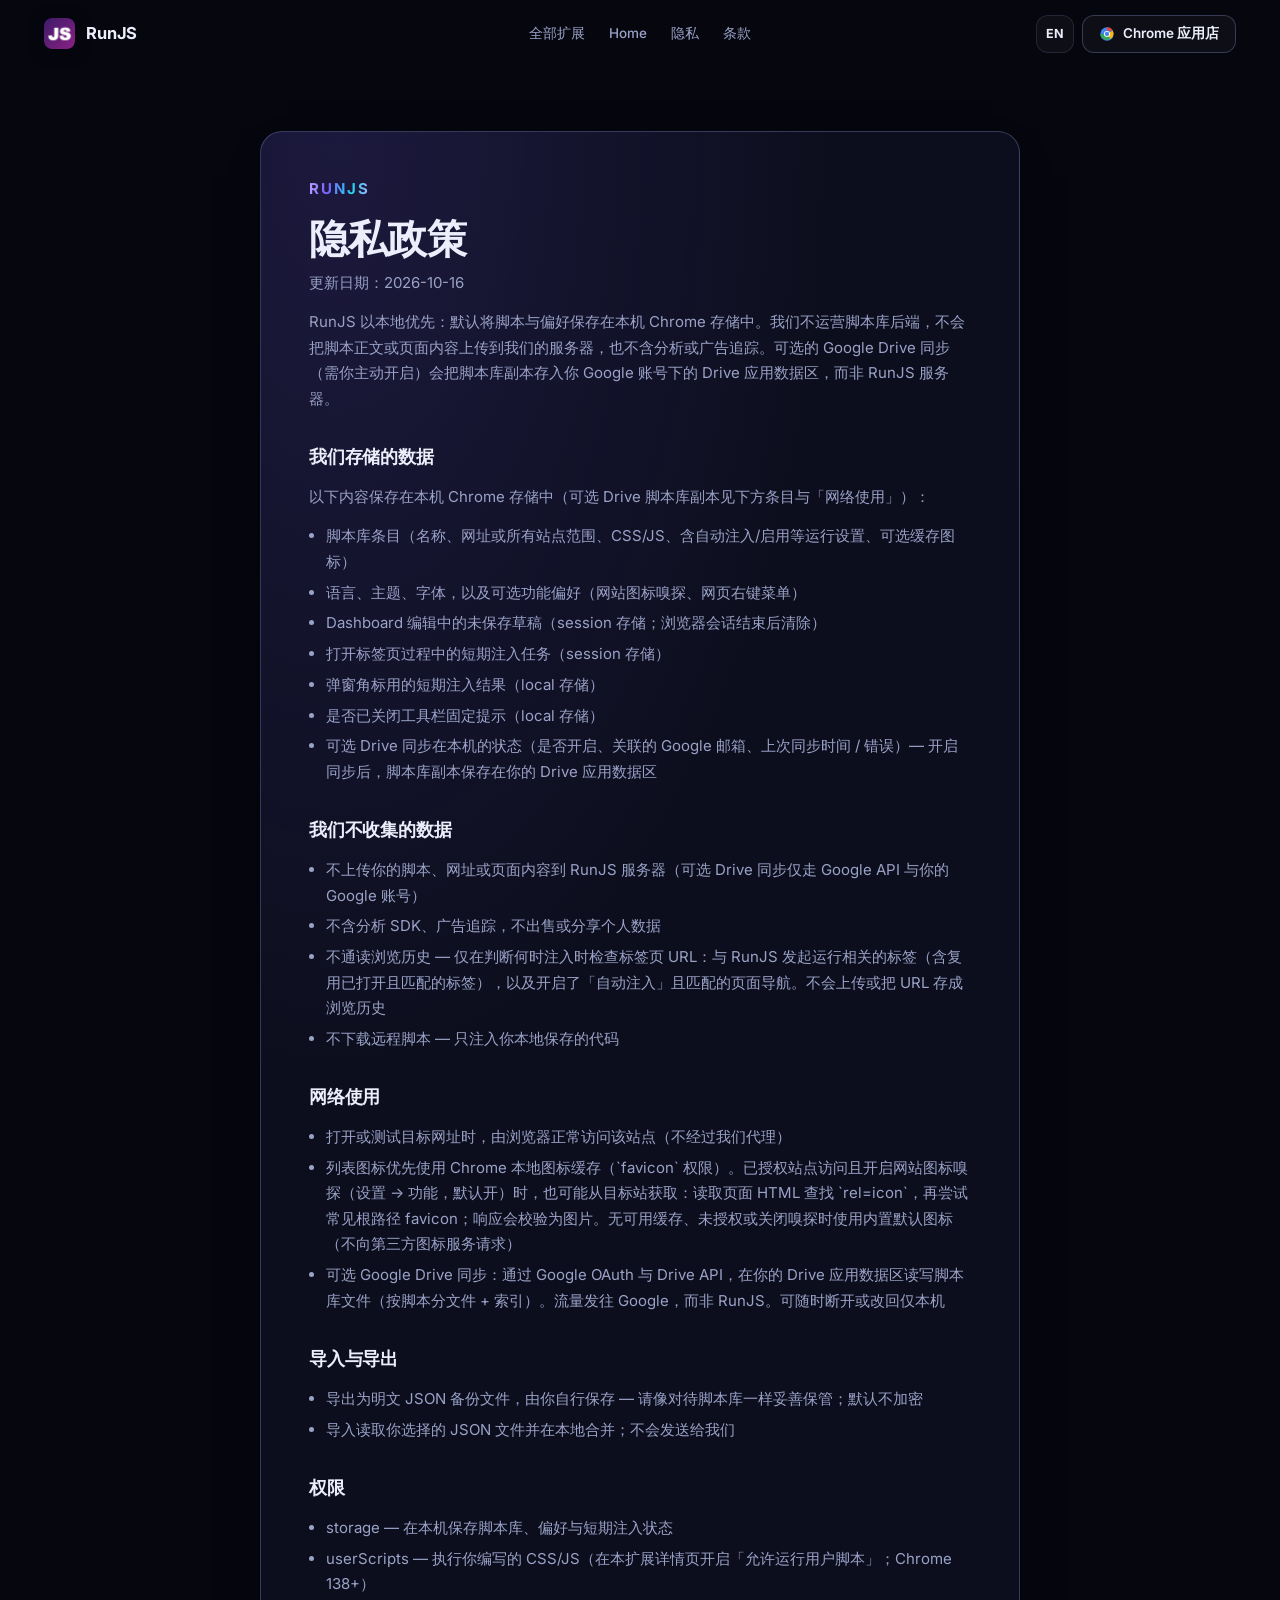
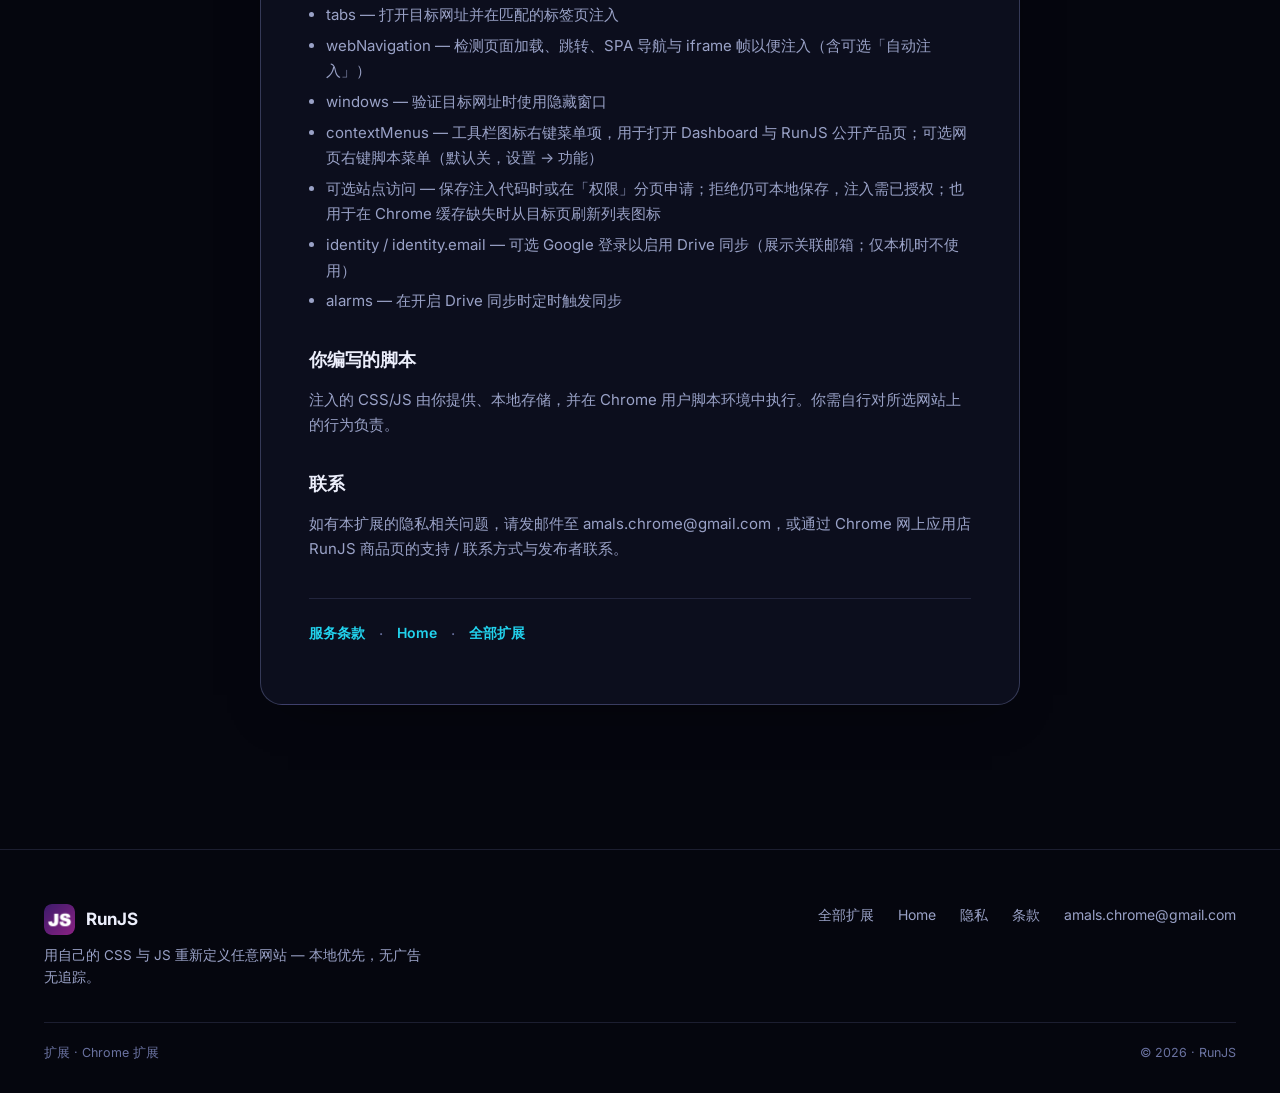
<file: zh/runjs/privacy/index.html>
<!DOCTYPE html><html lang="zh-CN"> <head><meta charset="utf-8"><meta name="viewport" content="width=device-width, initial-scale=1"><meta name="description" content="RunJS 以本地优先：默认将脚本与偏好保存在本机 Chrome 存储中。我们不运营脚本库后端，不会把脚本正文或页面内容上传到我们的服务器，也不含分析或广告追踪。可选的 Google Drive 同步（需你主动开启）会把脚本库副本存入你 Google 账号下的 Drive 应用数据区，而非 RunJS 服务器。"><meta name="google-site-verification" content="qglDXwd5WsR262u3-31LoP47II7P1hhxSIAEebaW-9A"><meta name="color-scheme" content="dark"><link rel="canonical" href="https://amals-chrome.com/zh/runjs/privacy/"><meta property="og:type" content="website"><meta property="og:site_name" content="Chrome 扩展"><meta property="og:title" content="RunJS — 隐私政策"><meta property="og:description" content="RunJS 以本地优先：默认将脚本与偏好保存在本机 Chrome 存储中。我们不运营脚本库后端，不会把脚本正文或页面内容上传到我们的服务器，也不含分析或广告追踪。可选的 Google Drive 同步（需你主动开启）会把脚本库副本存入你 Google 账号下的 Drive 应用数据区，而非 RunJS 服务器。"><meta property="og:url" content="https://amals-chrome.com/zh/runjs/privacy/"><meta property="og:image" content="https://amals-chrome.com/assets/products/runjs/og-runjs.jpg"><meta property="og:locale" content="zh_CN"><meta name="twitter:card" content="summary_large_image"><meta name="twitter:title" content="RunJS — 隐私政策"><meta name="twitter:description" content="RunJS 以本地优先：默认将脚本与偏好保存在本机 Chrome 存储中。我们不运营脚本库后端，不会把脚本正文或页面内容上传到我们的服务器，也不含分析或广告追踪。可选的 Google Drive 同步（需你主动开启）会把脚本库副本存入你 Google 账号下的 Drive 应用数据区，而非 RunJS 服务器。"><meta name="twitter:image" content="https://amals-chrome.com/assets/products/runjs/og-runjs.jpg"><title>RunJS — 隐私政策</title><link rel="icon" href="/assets/products/runjs/runjs-icon128.png" type="image/png" sizes="128x128"><link rel="shortcut icon" href="/assets/products/runjs/runjs-icon128.png" type="image/png"><link rel="preconnect" href="https://fonts.googleapis.com"><link rel="preconnect" href="https://fonts.gstatic.com" crossorigin><link href="https://fonts.googleapis.com/css2?family=Inter:wght@400;500;600;700;800&display=swap" rel="stylesheet"><script>
  (function () {
    try {
      var KEY = "amals-site-locale";
      var stored = localStorage.getItem(KEY);
      var path = location.pathname || "/";
      var onZh = path === "/zh" || path === "/zh/" || path.indexOf("/zh/") === 0;

      function preferZh() {
        var langs = [];
        if (navigator.languages && navigator.languages.length) {
          langs = langs.concat(Array.prototype.slice.call(navigator.languages));
        }
        if (navigator.language) langs.push(navigator.language);
        for (var i = 0; i < langs.length; i++) {
          var x = String(langs[i] || "").toLowerCase();
          if (x.indexOf("zh") === 0) return true;
          if (x.indexOf("en") === 0) return false;
        }
        return false;
      }

      function toZh(p) {
        if (p === "/" || p === "") return "/zh/";
        if (p.indexOf("/zh") === 0) return p.endsWith("/") ? p : p + "/";
        return "/zh" + (p.endsWith("/") ? p : p + "/");
      }

      function toEn(p) {
        if (p === "/zh" || p === "/zh/") return "/";
        if (p.indexOf("/zh/") === 0) {
          var rest = p.slice(3);
          return rest.endsWith("/") ? rest : rest + "/";
        }
        return p.endsWith("/") ? p : p + "/";
      }

      var suffix = (location.search || "") + (location.hash || "");
      var wantZh = stored === "zh" ? true : stored === "en" ? false : preferZh();
      if (wantZh && !onZh) {
        location.replace(toZh(path) + suffix);
        return;
      }
      if (!wantZh && onZh && stored === "en") {
        location.replace(toEn(path) + suffix);
      }
    } catch (e) {}
  })();
</script><link rel="stylesheet" href="/_astro/index.DoU5XHHF.css"></head> <body class="rj-body">  <header class="rj-nav"> <a class="rj-brand" href="/zh/runjs/" aria-label="RunJS 首页"> <img src="/assets/products/runjs/runjs-icon128.png" width="31" height="31" alt=""> <span>RunJS</span> </a> <nav class="rj-nav-links" aria-label="主导航"> <a href="/zh/">全部扩展</a> <a href="/zh/runjs/">Home</a> <a href="/zh/runjs/privacy/">隐私</a> <a href="/zh/runjs/terms/">条款</a> </nav> <div class="rj-nav-actions"> <a class="rj-lang" href="/runjs/privacy/" lang="en" data-locale-switch="en" aria-label="语言"> EN </a> <a class="rj-btn-store" href="https://chromewebstore.google.com/detail/runjs/ojnklfecniapdcbficadmjdljogefooe" rel="noopener noreferrer" target="_blank" title="Chrome 网上应用店"> <svg class="btn-chrome-icon" viewBox="0 0 48 48" width="20" height="20" aria-hidden="true">  <circle cx="24" cy="24" r="20" fill="#4285F4"></circle> <path fill="#EA4335" d="M24 4a20 20 0 0 1 17.32 10H24z"></path> <path fill="#FBBC05" d="M41.32 14A20 20 0 0 1 34 38.66L24 24z"></path> <path fill="#34A853" d="M34 38.66A20 20 0 0 1 4 24h20z"></path> <circle cx="24" cy="24" r="9" fill="#fff"></circle> <circle cx="24" cy="24" r="6.5" fill="#4285F4"></circle> </svg> Chrome 应用店 </a> </div> </header> <script>
  (function () {
    var root = document.body;
    if (!root || !root.classList.contains("rj-body")) return;
    function setNavScrolled() {
      root.setAttribute("data-nav-scrolled", window.scrollY > 36 ? "1" : "0");
    }
    setNavScrolled();
    window.addEventListener("scroll", setNavScrolled, { passive: true });
  })();
</script> <main class="rj-legal"> <div class="rj-legal-doc"> <p class="rj-legal-kicker">RunJS</p> <h1>隐私政策</h1> <p class="rj-legal-meta">更新日期：2026-10-16</p> <p>RunJS 以本地优先：默认将脚本与偏好保存在本机 Chrome 存储中。我们不运营脚本库后端，不会把脚本正文或页面内容上传到我们的服务器，也不含分析或广告追踪。可选的 Google Drive 同步（需你主动开启）会把脚本库副本存入你 Google 账号下的 Drive 应用数据区，而非 RunJS 服务器。</p> <h2>我们存储的数据</h2> <p>以下内容保存在本机 Chrome 存储中（可选 Drive 脚本库副本见下方条目与「网络使用」）：</p> <ul> <li>脚本库条目（名称、网址或所有站点范围、CSS/JS、含自动注入/启用等运行设置、可选缓存图标）</li> <li>语言、主题、字体，以及可选功能偏好（网站图标嗅探、网页右键菜单）</li> <li>Dashboard 编辑中的未保存草稿（session 存储；浏览器会话结束后清除）</li> <li>打开标签页过程中的短期注入任务（session 存储）</li> <li>弹窗角标用的短期注入结果（local 存储）</li> <li>是否已关闭工具栏固定提示（local 存储）</li> <li>可选 Drive 同步在本机的状态（是否开启、关联的 Google 邮箱、上次同步时间 / 错误）— 开启同步后，脚本库副本保存在你的 Drive 应用数据区</li> </ul> <h2>我们不收集的数据</h2> <ul> <li>不上传你的脚本、网址或页面内容到 RunJS 服务器（可选 Drive 同步仅走 Google API 与你的 Google 账号）</li> <li>不含分析 SDK、广告追踪，不出售或分享个人数据</li> <li>不通读浏览历史 — 仅在判断何时注入时检查标签页 URL：与 RunJS 发起运行相关的标签（含复用已打开且匹配的标签），以及开启了「自动注入」且匹配的页面导航。不会上传或把 URL 存成浏览历史</li> <li>不下载远程脚本 — 只注入你本地保存的代码</li> </ul> <h2>网络使用</h2> <ul> <li>打开或测试目标网址时，由浏览器正常访问该站点（不经过我们代理）</li> <li>列表图标优先使用 Chrome 本地图标缓存（`favicon` 权限）。已授权站点访问且开启网站图标嗅探（设置 → 功能，默认开）时，也可能从目标站获取：读取页面 HTML 查找 `rel=icon`，再尝试常见根路径 favicon；响应会校验为图片。无可用缓存、未授权或关闭嗅探时使用内置默认图标（不向第三方图标服务请求）</li> <li>可选 Google Drive 同步：通过 Google OAuth 与 Drive API，在你的 Drive 应用数据区读写脚本库文件（按脚本分文件 + 索引）。流量发往 Google，而非 RunJS。可随时断开或改回仅本机</li> </ul> <h2>导入与导出</h2> <ul> <li>导出为明文 JSON 备份文件，由你自行保存 — 请像对待脚本库一样妥善保管；默认不加密</li> <li>导入读取你选择的 JSON 文件并在本地合并；不会发送给我们</li> </ul> <h2>权限</h2> <ul> <li>storage — 在本机保存脚本库、偏好与短期注入状态</li> <li>userScripts — 执行你编写的 CSS/JS（在本扩展详情页开启「允许运行用户脚本」；Chrome 138+）</li> <li>tabs — 打开目标网址并在匹配的标签页注入</li> <li>webNavigation — 检测页面加载、跳转、SPA 导航与 iframe 帧以便注入（含可选「自动注入」）</li> <li>windows — 验证目标网址时使用隐藏窗口</li> <li>contextMenus — 工具栏图标右键菜单项，用于打开 Dashboard 与 RunJS 公开产品页；可选网页右键脚本菜单（默认关，设置 → 功能）</li> <li>可选站点访问 — 保存注入代码时或在「权限」分页申请；拒绝仍可本地保存，注入需已授权；也用于在 Chrome 缓存缺失时从目标页刷新列表图标</li> <li>identity / identity.email — 可选 Google 登录以启用 Drive 同步（展示关联邮箱；仅本机时不使用）</li> <li>alarms — 在开启 Drive 同步时定时触发同步</li> </ul> <h2>你编写的脚本</h2> <p>注入的 CSS/JS 由你提供、本地存储，并在 Chrome 用户脚本环境中执行。你需自行对所选网站上的行为负责。</p> <h2>联系</h2> <p>如有本扩展的隐私相关问题，请发邮件至 amals.chrome@gmail.com，或通过 Chrome 网上应用店 RunJS 商品页的支持 / 联系方式与发布者联系。</p> <p class="rj-legal-related"> <a href="/zh/runjs/terms/">服务条款</a> <span aria-hidden="true">·</span> <a href="/zh/runjs/">Home</a> <span aria-hidden="true">·</span> <a href="/zh/">全部扩展</a> </p> </div> </main> <footer class="rj-footer"> <div class="rj-footer-inner"> <div class="rj-footer-brand"> <div class="rj-footer-brand-row"> <img src="/assets/products/runjs/runjs-icon128.png" width="31" height="31" alt=""> <strong>RunJS</strong> </div> <p>用自己的 CSS 与 JS 重新定义任意网站 — 本地优先，无广告无追踪。</p> </div> <nav class="rj-footer-links" aria-label="页脚"> <a href="/zh/">全部扩展</a> <a href="/zh/runjs/">Home</a> <a href="/zh/runjs/privacy/">隐私</a> <a href="/zh/runjs/terms/">条款</a> <a href="mailto:amals.chrome@gmail.com">amals.chrome@gmail.com</a> </nav> </div> <div class="rj-footer-bottom"> <span>扩展 · Chrome 扩展</span> <span>© 2026 · RunJS</span> </div> </footer> <script>
    (function () {
      document.querySelectorAll("[data-locale-switch]").forEach(function (el) {
        el.addEventListener("click", function () {
          try {
            localStorage.setItem("amals-site-locale", el.getAttribute("data-locale-switch") || "");
          } catch (err) {}
        });
      });
    })();
  </script>  </body></html>
</file>
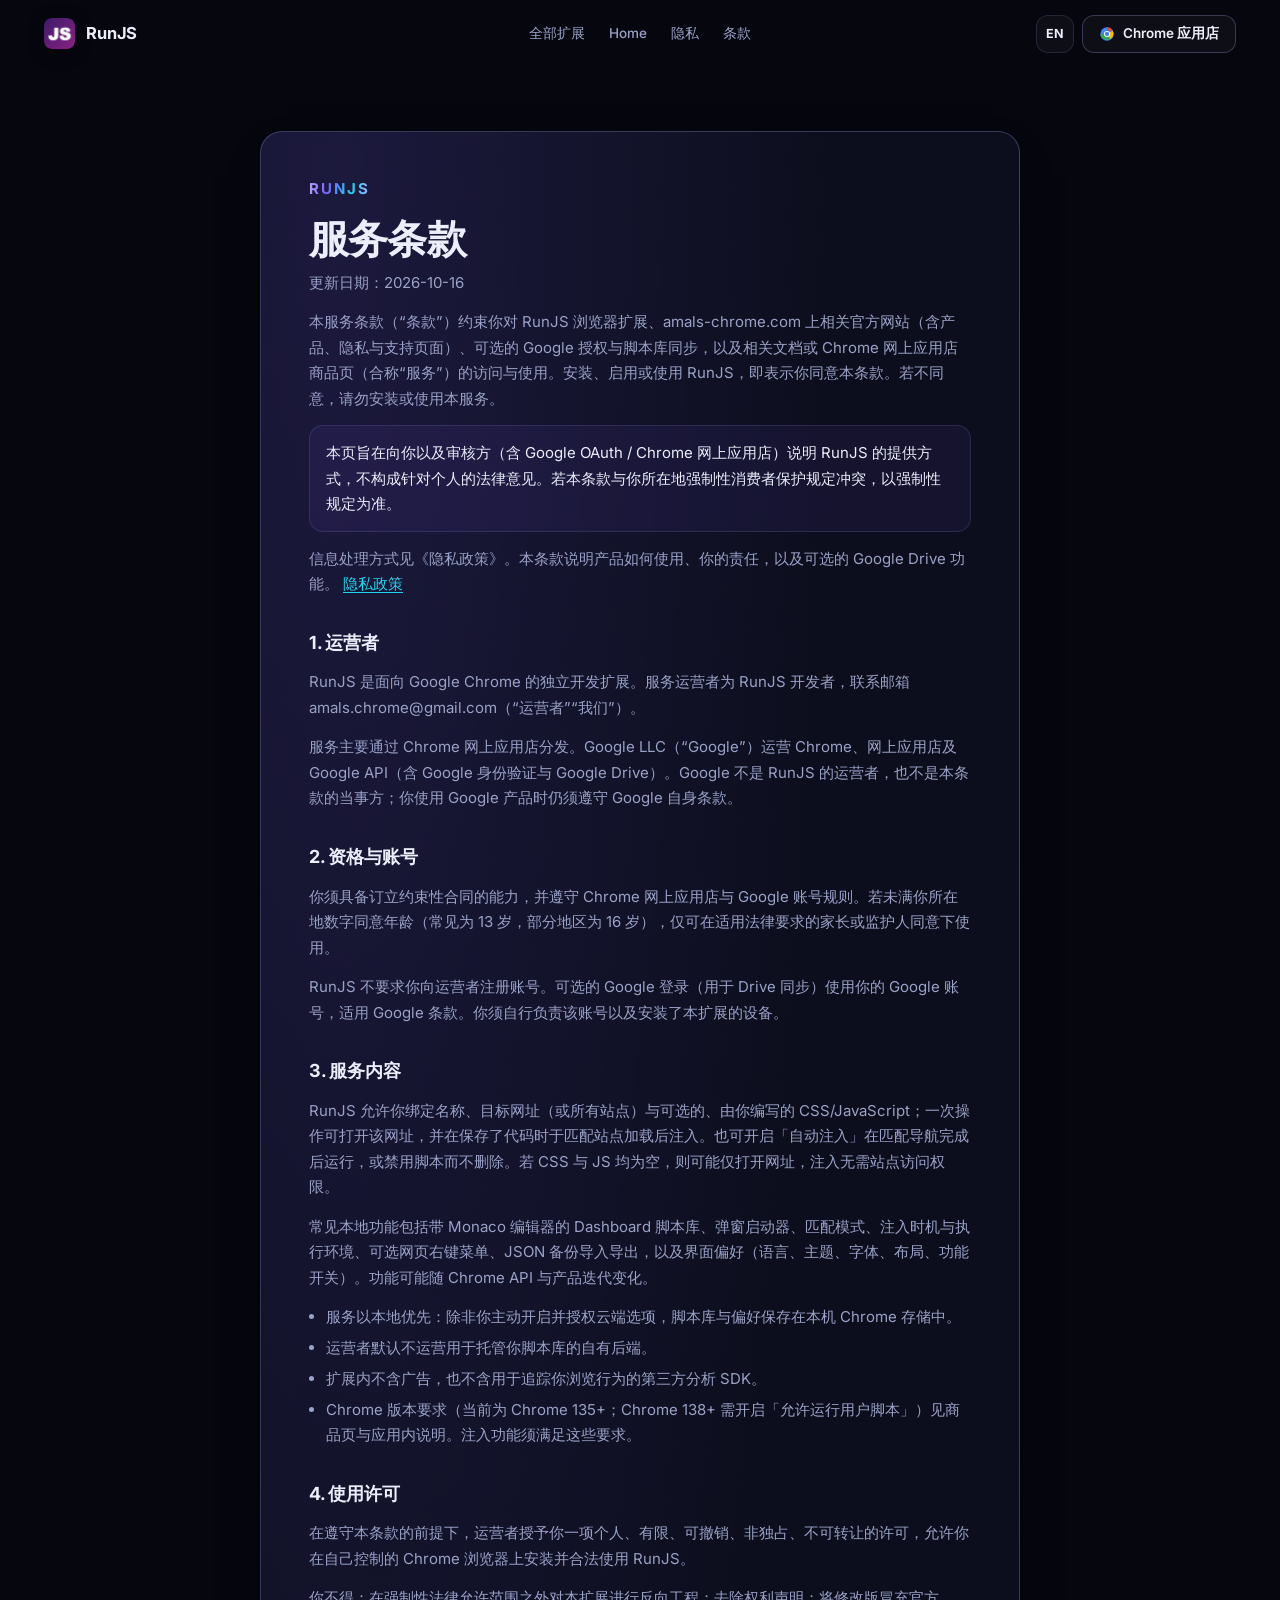
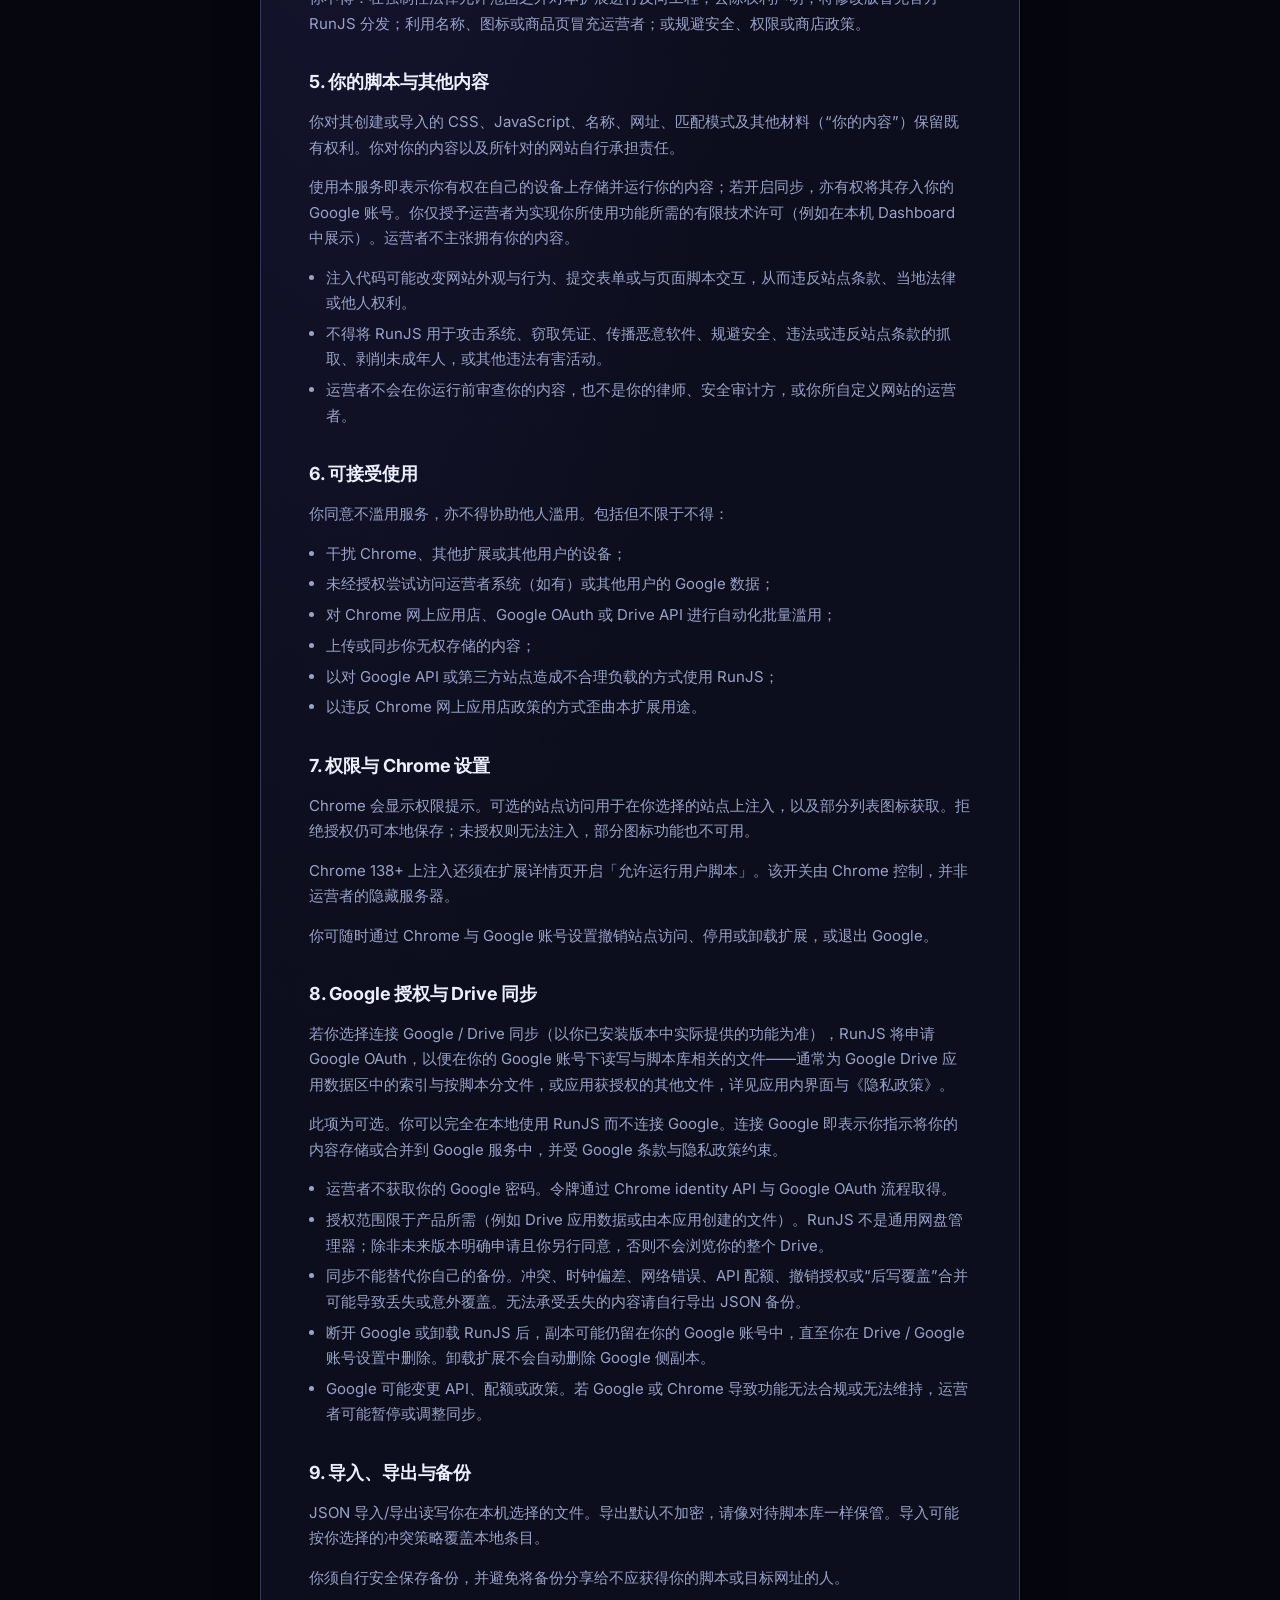
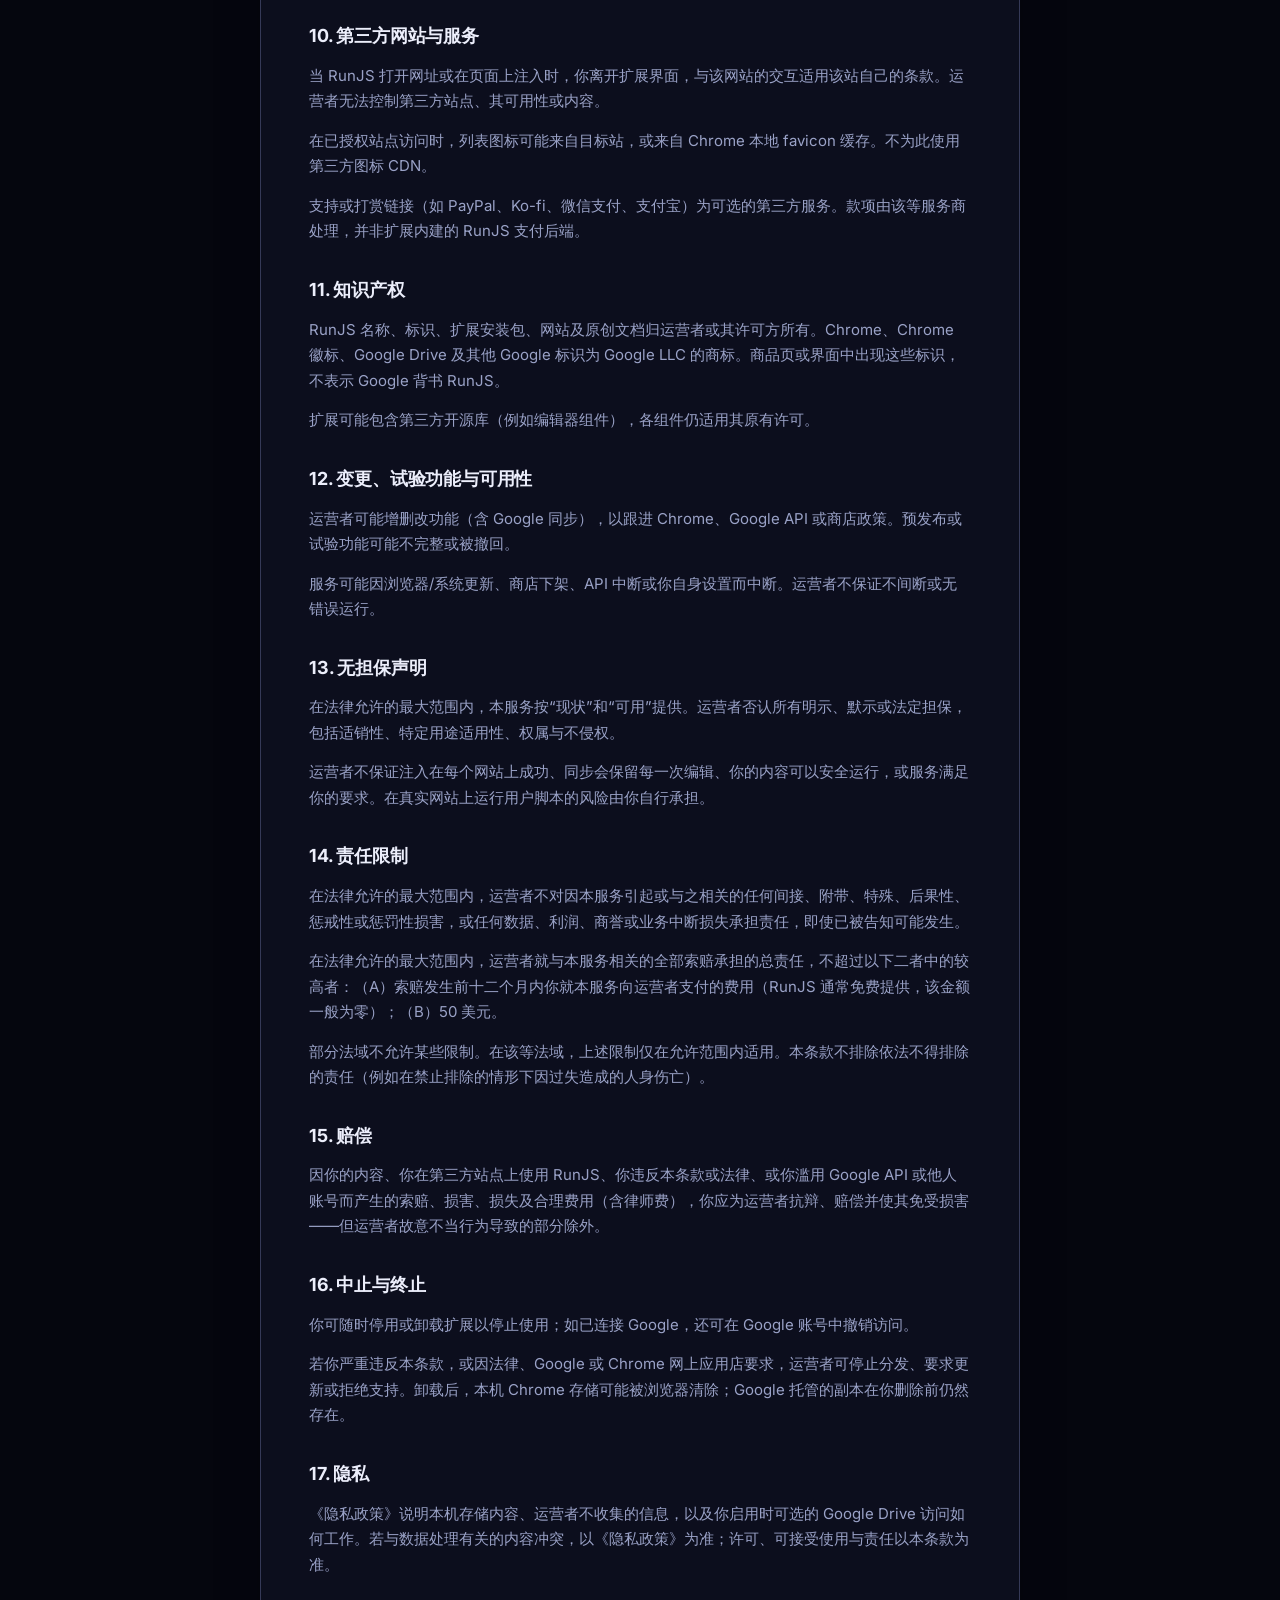
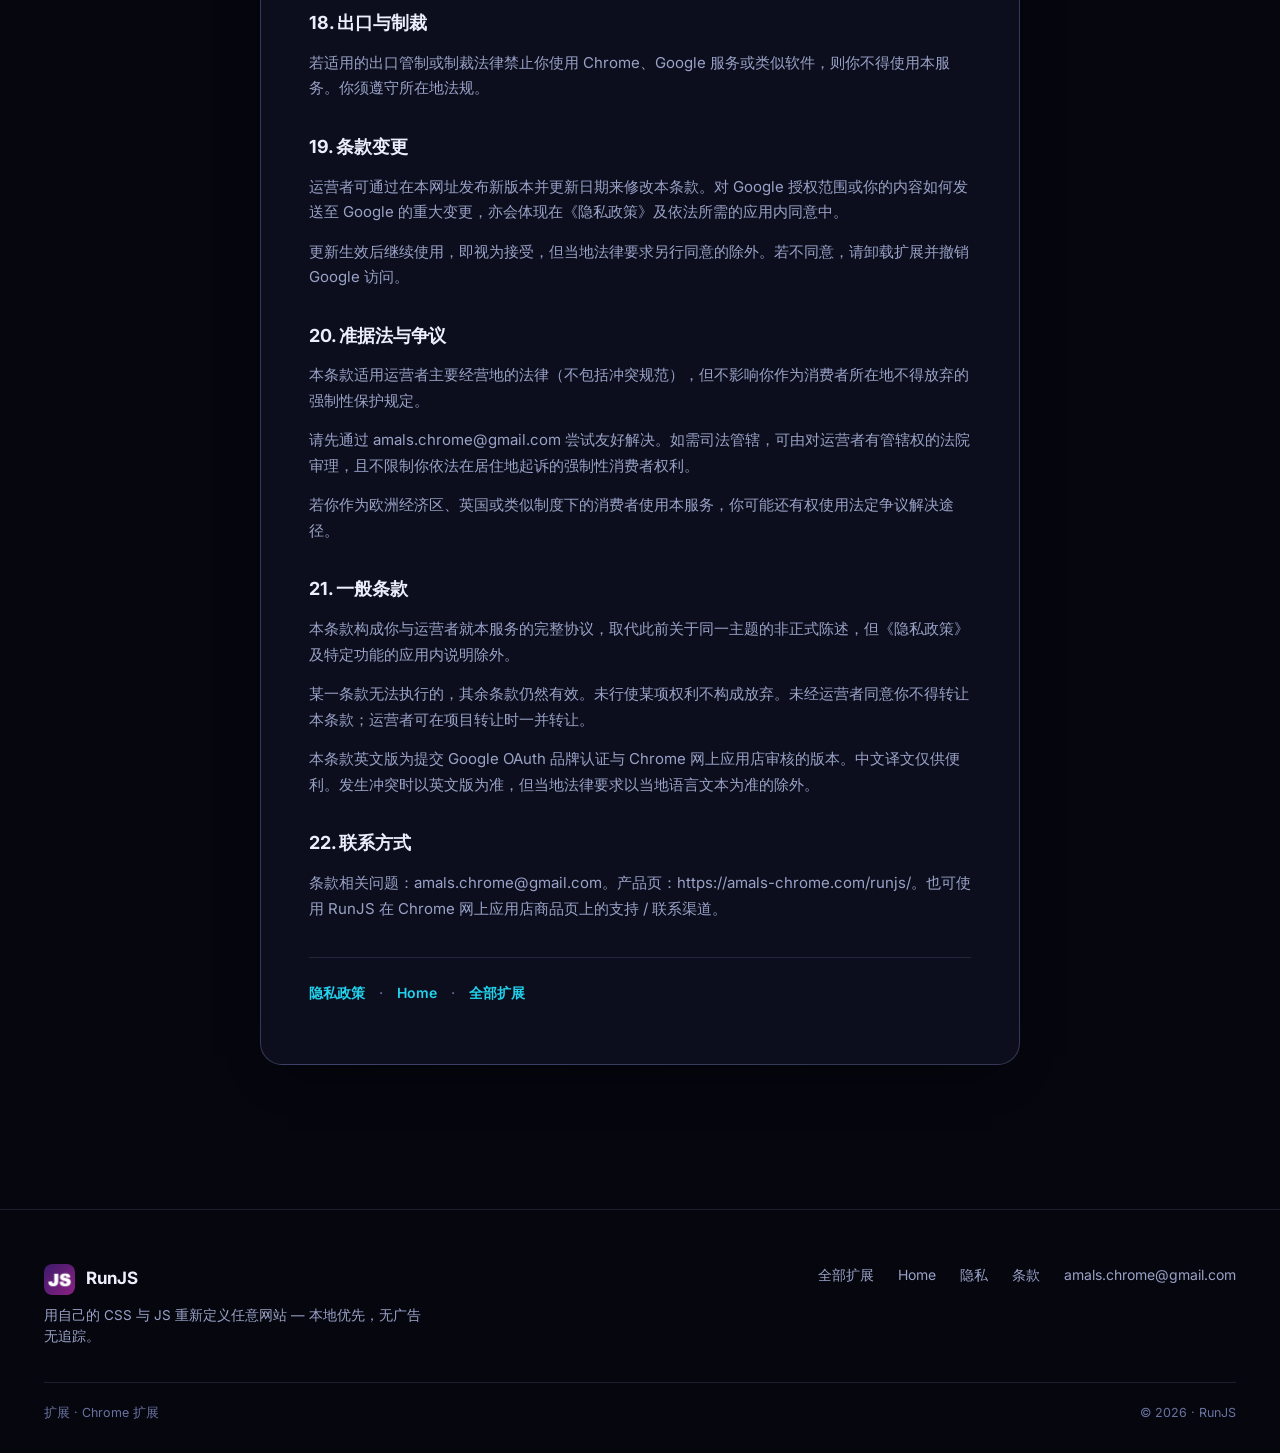
<file: zh/runjs/terms/index.html>
<!DOCTYPE html><html lang="zh-CN"> <head><meta charset="utf-8"><meta name="viewport" content="width=device-width, initial-scale=1"><meta name="description" content="本服务条款（“条款”）约束你对 RunJS 浏览器扩展、amals-chrome.com 上相关官方网站（含产品、隐私与支持页面）、可选的 Google 授权与脚本库同步，以及相关文档或 Chrome 网上应用店商品页（合称“服务”）的访问与使用。安装、启用或使用 RunJS，即表示你同意本条款。若不同意，请勿安装或使用本服务。"><meta name="google-site-verification" content="qglDXwd5WsR262u3-31LoP47II7P1hhxSIAEebaW-9A"><meta name="color-scheme" content="dark"><link rel="canonical" href="https://amals-chrome.com/zh/runjs/terms/"><meta property="og:type" content="website"><meta property="og:site_name" content="Chrome 扩展"><meta property="og:title" content="RunJS — 服务条款"><meta property="og:description" content="本服务条款（“条款”）约束你对 RunJS 浏览器扩展、amals-chrome.com 上相关官方网站（含产品、隐私与支持页面）、可选的 Google 授权与脚本库同步，以及相关文档或 Chrome 网上应用店商品页（合称“服务”）的访问与使用。安装、启用或使用 RunJS，即表示你同意本条款。若不同意，请勿安装或使用本服务。"><meta property="og:url" content="https://amals-chrome.com/zh/runjs/terms/"><meta property="og:image" content="https://amals-chrome.com/assets/products/runjs/og-runjs.jpg"><meta property="og:locale" content="zh_CN"><meta name="twitter:card" content="summary_large_image"><meta name="twitter:title" content="RunJS — 服务条款"><meta name="twitter:description" content="本服务条款（“条款”）约束你对 RunJS 浏览器扩展、amals-chrome.com 上相关官方网站（含产品、隐私与支持页面）、可选的 Google 授权与脚本库同步，以及相关文档或 Chrome 网上应用店商品页（合称“服务”）的访问与使用。安装、启用或使用 RunJS，即表示你同意本条款。若不同意，请勿安装或使用本服务。"><meta name="twitter:image" content="https://amals-chrome.com/assets/products/runjs/og-runjs.jpg"><title>RunJS — 服务条款</title><link rel="icon" href="/assets/products/runjs/runjs-icon128.png" type="image/png" sizes="128x128"><link rel="shortcut icon" href="/assets/products/runjs/runjs-icon128.png" type="image/png"><link rel="preconnect" href="https://fonts.googleapis.com"><link rel="preconnect" href="https://fonts.gstatic.com" crossorigin><link href="https://fonts.googleapis.com/css2?family=Inter:wght@400;500;600;700;800&display=swap" rel="stylesheet"><script>
  (function () {
    try {
      var KEY = "amals-site-locale";
      var stored = localStorage.getItem(KEY);
      var path = location.pathname || "/";
      var onZh = path === "/zh" || path === "/zh/" || path.indexOf("/zh/") === 0;

      function preferZh() {
        var langs = [];
        if (navigator.languages && navigator.languages.length) {
          langs = langs.concat(Array.prototype.slice.call(navigator.languages));
        }
        if (navigator.language) langs.push(navigator.language);
        for (var i = 0; i < langs.length; i++) {
          var x = String(langs[i] || "").toLowerCase();
          if (x.indexOf("zh") === 0) return true;
          if (x.indexOf("en") === 0) return false;
        }
        return false;
      }

      function toZh(p) {
        if (p === "/" || p === "") return "/zh/";
        if (p.indexOf("/zh") === 0) return p.endsWith("/") ? p : p + "/";
        return "/zh" + (p.endsWith("/") ? p : p + "/");
      }

      function toEn(p) {
        if (p === "/zh" || p === "/zh/") return "/";
        if (p.indexOf("/zh/") === 0) {
          var rest = p.slice(3);
          return rest.endsWith("/") ? rest : rest + "/";
        }
        return p.endsWith("/") ? p : p + "/";
      }

      var suffix = (location.search || "") + (location.hash || "");
      var wantZh = stored === "zh" ? true : stored === "en" ? false : preferZh();
      if (wantZh && !onZh) {
        location.replace(toZh(path) + suffix);
        return;
      }
      if (!wantZh && onZh && stored === "en") {
        location.replace(toEn(path) + suffix);
      }
    } catch (e) {}
  })();
</script><link rel="stylesheet" href="/_astro/index.DoU5XHHF.css"></head> <body class="rj-body">  <header class="rj-nav"> <a class="rj-brand" href="/zh/runjs/" aria-label="RunJS 首页"> <img src="/assets/products/runjs/runjs-icon128.png" width="31" height="31" alt=""> <span>RunJS</span> </a> <nav class="rj-nav-links" aria-label="主导航"> <a href="/zh/">全部扩展</a> <a href="/zh/runjs/">Home</a> <a href="/zh/runjs/privacy/">隐私</a> <a href="/zh/runjs/terms/">条款</a> </nav> <div class="rj-nav-actions"> <a class="rj-lang" href="/runjs/terms/" lang="en" data-locale-switch="en" aria-label="语言"> EN </a> <a class="rj-btn-store" href="https://chromewebstore.google.com/detail/runjs/ojnklfecniapdcbficadmjdljogefooe" rel="noopener noreferrer" target="_blank" title="Chrome 网上应用店"> <svg class="btn-chrome-icon" viewBox="0 0 48 48" width="20" height="20" aria-hidden="true">  <circle cx="24" cy="24" r="20" fill="#4285F4"></circle> <path fill="#EA4335" d="M24 4a20 20 0 0 1 17.32 10H24z"></path> <path fill="#FBBC05" d="M41.32 14A20 20 0 0 1 34 38.66L24 24z"></path> <path fill="#34A853" d="M34 38.66A20 20 0 0 1 4 24h20z"></path> <circle cx="24" cy="24" r="9" fill="#fff"></circle> <circle cx="24" cy="24" r="6.5" fill="#4285F4"></circle> </svg> Chrome 应用店 </a> </div> </header> <script>
  (function () {
    var root = document.body;
    if (!root || !root.classList.contains("rj-body")) return;
    function setNavScrolled() {
      root.setAttribute("data-nav-scrolled", window.scrollY > 36 ? "1" : "0");
    }
    setNavScrolled();
    window.addEventListener("scroll", setNavScrolled, { passive: true });
  })();
</script> <main class="rj-legal"> <div class="rj-legal-doc"> <p class="rj-legal-kicker">RunJS</p> <h1>服务条款</h1> <p class="rj-legal-meta">更新日期：2026-10-16</p> <p>本服务条款（“条款”）约束你对 RunJS 浏览器扩展、amals-chrome.com 上相关官方网站（含产品、隐私与支持页面）、可选的 Google 授权与脚本库同步，以及相关文档或 Chrome 网上应用店商品页（合称“服务”）的访问与使用。安装、启用或使用 RunJS，即表示你同意本条款。若不同意，请勿安装或使用本服务。</p> <p class="rj-legal-note">本页旨在向你以及审核方（含 Google OAuth / Chrome 网上应用店）说明 RunJS 的提供方式，不构成针对个人的法律意见。若本条款与你所在地强制性消费者保护规定冲突，以强制性规定为准。</p> <p> 信息处理方式见《隐私政策》。本条款说明产品如何使用、你的责任，以及可选的 Google Drive 功能。  <a href="/zh/runjs/privacy/">隐私政策</a> </p> <section> <h2>1. 运营者</h2> <p>RunJS 是面向 Google Chrome 的独立开发扩展。服务运营者为 RunJS 开发者，联系邮箱 amals.chrome@gmail.com（“运营者”“我们”）。</p><p>服务主要通过 Chrome 网上应用店分发。Google LLC（“Google”）运营 Chrome、网上应用店及 Google API（含 Google 身份验证与 Google Drive）。Google 不是 RunJS 的运营者，也不是本条款的当事方；你使用 Google 产品时仍须遵守 Google 自身条款。</p>  </section><section> <h2>2. 资格与账号</h2> <p>你须具备订立约束性合同的能力，并遵守 Chrome 网上应用店与 Google 账号规则。若未满你所在地数字同意年龄（常见为 13 岁，部分地区为 16 岁），仅可在适用法律要求的家长或监护人同意下使用。</p><p>RunJS 不要求你向运营者注册账号。可选的 Google 登录（用于 Drive 同步）使用你的 Google 账号，适用 Google 条款。你须自行负责该账号以及安装了本扩展的设备。</p>  </section><section> <h2>3. 服务内容</h2> <p>RunJS 允许你绑定名称、目标网址（或所有站点）与可选的、由你编写的 CSS/JavaScript；一次操作可打开该网址，并在保存了代码时于匹配站点加载后注入。也可开启「自动注入」在匹配导航完成后运行，或禁用脚本而不删除。若 CSS 与 JS 均为空，则可能仅打开网址，注入无需站点访问权限。</p><p>常见本地功能包括带 Monaco 编辑器的 Dashboard 脚本库、弹窗启动器、匹配模式、注入时机与执行环境、可选网页右键菜单、JSON 备份导入导出，以及界面偏好（语言、主题、字体、布局、功能开关）。功能可能随 Chrome API 与产品迭代变化。</p> <ul> <li>服务以本地优先：除非你主动开启并授权云端选项，脚本库与偏好保存在本机 Chrome 存储中。</li><li>运营者默认不运营用于托管你脚本库的自有后端。</li><li>扩展内不含广告，也不含用于追踪你浏览行为的第三方分析 SDK。</li><li>Chrome 版本要求（当前为 Chrome 135+；Chrome 138+ 需开启「允许运行用户脚本」）见商品页与应用内说明。注入功能须满足这些要求。</li> </ul> </section><section> <h2>4. 使用许可</h2> <p>在遵守本条款的前提下，运营者授予你一项个人、有限、可撤销、非独占、不可转让的许可，允许你在自己控制的 Chrome 浏览器上安装并合法使用 RunJS。</p><p>你不得：在强制性法律允许范围之外对本扩展进行反向工程；去除权利声明；将修改版冒充官方 RunJS 分发；利用名称、图标或商品页冒充运营者；或规避安全、权限或商店政策。</p>  </section><section> <h2>5. 你的脚本与其他内容</h2> <p>你对其创建或导入的 CSS、JavaScript、名称、网址、匹配模式及其他材料（“你的内容”）保留既有权利。你对你的内容以及所针对的网站自行承担责任。</p><p>使用本服务即表示你有权在自己的设备上存储并运行你的内容；若开启同步，亦有权将其存入你的 Google 账号。你仅授予运营者为实现你所使用功能所需的有限技术许可（例如在本机 Dashboard 中展示）。运营者不主张拥有你的内容。</p> <ul> <li>注入代码可能改变网站外观与行为、提交表单或与页面脚本交互，从而违反站点条款、当地法律或他人权利。</li><li>不得将 RunJS 用于攻击系统、窃取凭证、传播恶意软件、规避安全、违法或违反站点条款的抓取、剥削未成年人，或其他违法有害活动。</li><li>运营者不会在你运行前审查你的内容，也不是你的律师、安全审计方，或你所自定义网站的运营者。</li> </ul> </section><section> <h2>6. 可接受使用</h2> <p>你同意不滥用服务，亦不得协助他人滥用。包括但不限于不得：</p> <ul> <li>干扰 Chrome、其他扩展或其他用户的设备；</li><li>未经授权尝试访问运营者系统（如有）或其他用户的 Google 数据；</li><li>对 Chrome 网上应用店、Google OAuth 或 Drive API 进行自动化批量滥用；</li><li>上传或同步你无权存储的内容；</li><li>以对 Google API 或第三方站点造成不合理负载的方式使用 RunJS；</li><li>以违反 Chrome 网上应用店政策的方式歪曲本扩展用途。</li> </ul> </section><section> <h2>7. 权限与 Chrome 设置</h2> <p>Chrome 会显示权限提示。可选的站点访问用于在你选择的站点上注入，以及部分列表图标获取。拒绝授权仍可本地保存；未授权则无法注入，部分图标功能也不可用。</p><p>Chrome 138+ 上注入还须在扩展详情页开启「允许运行用户脚本」。该开关由 Chrome 控制，并非运营者的隐藏服务器。</p><p>你可随时通过 Chrome 与 Google 账号设置撤销站点访问、停用或卸载扩展，或退出 Google。</p>  </section><section> <h2>8. Google 授权与 Drive 同步</h2> <p>若你选择连接 Google / Drive 同步（以你已安装版本中实际提供的功能为准），RunJS 将申请 Google OAuth，以便在你的 Google 账号下读写与脚本库相关的文件——通常为 Google Drive 应用数据区中的索引与按脚本分文件，或应用获授权的其他文件，详见应用内界面与《隐私政策》。</p><p>此项为可选。你可以完全在本地使用 RunJS 而不连接 Google。连接 Google 即表示你指示将你的内容存储或合并到 Google 服务中，并受 Google 条款与隐私政策约束。</p> <ul> <li>运营者不获取你的 Google 密码。令牌通过 Chrome identity API 与 Google OAuth 流程取得。</li><li>授权范围限于产品所需（例如 Drive 应用数据或由本应用创建的文件）。RunJS 不是通用网盘管理器；除非未来版本明确申请且你另行同意，否则不会浏览你的整个 Drive。</li><li>同步不能替代你自己的备份。冲突、时钟偏差、网络错误、API 配额、撤销授权或“后写覆盖”合并可能导致丢失或意外覆盖。无法承受丢失的内容请自行导出 JSON 备份。</li><li>断开 Google 或卸载 RunJS 后，副本可能仍留在你的 Google 账号中，直至你在 Drive / Google 账号设置中删除。卸载扩展不会自动删除 Google 侧副本。</li><li>Google 可能变更 API、配额或政策。若 Google 或 Chrome 导致功能无法合规或无法维持，运营者可能暂停或调整同步。</li> </ul> </section><section> <h2>9. 导入、导出与备份</h2> <p>JSON 导入/导出读写你在本机选择的文件。导出默认不加密，请像对待脚本库一样保管。导入可能按你选择的冲突策略覆盖本地条目。</p><p>你须自行安全保存备份，并避免将备份分享给不应获得你的脚本或目标网址的人。</p>  </section><section> <h2>10. 第三方网站与服务</h2> <p>当 RunJS 打开网址或在页面上注入时，你离开扩展界面，与该网站的交互适用该站自己的条款。运营者无法控制第三方站点、其可用性或内容。</p><p>在已授权站点访问时，列表图标可能来自目标站，或来自 Chrome 本地 favicon 缓存。不为此使用第三方图标 CDN。</p><p>支持或打赏链接（如 PayPal、Ko-fi、微信支付、支付宝）为可选的第三方服务。款项由该等服务商处理，并非扩展内建的 RunJS 支付后端。</p>  </section><section> <h2>11. 知识产权</h2> <p>RunJS 名称、标识、扩展安装包、网站及原创文档归运营者或其许可方所有。Chrome、Chrome 徽标、Google Drive 及其他 Google 标识为 Google LLC 的商标。商品页或界面中出现这些标识，不表示 Google 背书 RunJS。</p><p>扩展可能包含第三方开源库（例如编辑器组件），各组件仍适用其原有许可。</p>  </section><section> <h2>12. 变更、试验功能与可用性</h2> <p>运营者可能增删改功能（含 Google 同步），以跟进 Chrome、Google API 或商店政策。预发布或试验功能可能不完整或被撤回。</p><p>服务可能因浏览器/系统更新、商店下架、API 中断或你自身设置而中断。运营者不保证不间断或无错误运行。</p>  </section><section> <h2>13. 无担保声明</h2> <p>在法律允许的最大范围内，本服务按“现状”和“可用”提供。运营者否认所有明示、默示或法定担保，包括适销性、特定用途适用性、权属与不侵权。</p><p>运营者不保证注入在每个网站上成功、同步会保留每一次编辑、你的内容可以安全运行，或服务满足你的要求。在真实网站上运行用户脚本的风险由你自行承担。</p>  </section><section> <h2>14. 责任限制</h2> <p>在法律允许的最大范围内，运营者不对因本服务引起或与之相关的任何间接、附带、特殊、后果性、惩戒性或惩罚性损害，或任何数据、利润、商誉或业务中断损失承担责任，即使已被告知可能发生。</p><p>在法律允许的最大范围内，运营者就与本服务相关的全部索赔承担的总责任，不超过以下二者中的较高者：（A）索赔发生前十二个月内你就本服务向运营者支付的费用（RunJS 通常免费提供，该金额一般为零）；（B）50 美元。</p><p>部分法域不允许某些限制。在该等法域，上述限制仅在允许范围内适用。本条款不排除依法不得排除的责任（例如在禁止排除的情形下因过失造成的人身伤亡）。</p>  </section><section> <h2>15. 赔偿</h2> <p>因你的内容、你在第三方站点上使用 RunJS、你违反本条款或法律、或你滥用 Google API 或他人账号而产生的索赔、损害、损失及合理费用（含律师费），你应为运营者抗辩、赔偿并使其免受损害——但运营者故意不当行为导致的部分除外。</p>  </section><section> <h2>16. 中止与终止</h2> <p>你可随时停用或卸载扩展以停止使用；如已连接 Google，还可在 Google 账号中撤销访问。</p><p>若你严重违反本条款，或因法律、Google 或 Chrome 网上应用店要求，运营者可停止分发、要求更新或拒绝支持。卸载后，本机 Chrome 存储可能被浏览器清除；Google 托管的副本在你删除前仍然存在。</p>  </section><section> <h2>17. 隐私</h2> <p>《隐私政策》说明本机存储内容、运营者不收集的信息，以及你启用时可选的 Google Drive 访问如何工作。若与数据处理有关的内容冲突，以《隐私政策》为准；许可、可接受使用与责任以本条款为准。</p>  </section><section> <h2>18. 出口与制裁</h2> <p>若适用的出口管制或制裁法律禁止你使用 Chrome、Google 服务或类似软件，则你不得使用本服务。你须遵守所在地法规。</p>  </section><section> <h2>19. 条款变更</h2> <p>运营者可通过在本网址发布新版本并更新日期来修改本条款。对 Google 授权范围或你的内容如何发送至 Google 的重大变更，亦会体现在《隐私政策》及依法所需的应用内同意中。</p><p>更新生效后继续使用，即视为接受，但当地法律要求另行同意的除外。若不同意，请卸载扩展并撤销 Google 访问。</p>  </section><section> <h2>20. 准据法与争议</h2> <p>本条款适用运营者主要经营地的法律（不包括冲突规范），但不影响你作为消费者所在地不得放弃的强制性保护规定。</p><p>请先通过 amals.chrome@gmail.com 尝试友好解决。如需司法管辖，可由对运营者有管辖权的法院审理，且不限制你依法在居住地起诉的强制性消费者权利。</p><p>若你作为欧洲经济区、英国或类似制度下的消费者使用本服务，你可能还有权使用法定争议解决途径。</p>  </section><section> <h2>21. 一般条款</h2> <p>本条款构成你与运营者就本服务的完整协议，取代此前关于同一主题的非正式陈述，但《隐私政策》及特定功能的应用内说明除外。</p><p>某一条款无法执行的，其余条款仍然有效。未行使某项权利不构成放弃。未经运营者同意你不得转让本条款；运营者可在项目转让时一并转让。</p><p>本条款英文版为提交 Google OAuth 品牌认证与 Chrome 网上应用店审核的版本。中文译文仅供便利。发生冲突时以英文版为准，但当地法律要求以当地语言文本为准的除外。</p>  </section><section> <h2>22. 联系方式</h2> <p>条款相关问题：amals.chrome@gmail.com。产品页：https://amals-chrome.com/runjs/。也可使用 RunJS 在 Chrome 网上应用店商品页上的支持 / 联系渠道。</p>  </section> <p class="rj-legal-related"> <a href="/zh/runjs/privacy/">隐私政策</a> <span aria-hidden="true">·</span> <a href="/zh/runjs/">Home</a> <span aria-hidden="true">·</span> <a href="/zh/">全部扩展</a> </p> </div> </main> <footer class="rj-footer"> <div class="rj-footer-inner"> <div class="rj-footer-brand"> <div class="rj-footer-brand-row"> <img src="/assets/products/runjs/runjs-icon128.png" width="31" height="31" alt=""> <strong>RunJS</strong> </div> <p>用自己的 CSS 与 JS 重新定义任意网站 — 本地优先，无广告无追踪。</p> </div> <nav class="rj-footer-links" aria-label="页脚"> <a href="/zh/">全部扩展</a> <a href="/zh/runjs/">Home</a> <a href="/zh/runjs/privacy/">隐私</a> <a href="/zh/runjs/terms/">条款</a> <a href="mailto:amals.chrome@gmail.com">amals.chrome@gmail.com</a> </nav> </div> <div class="rj-footer-bottom"> <span>扩展 · Chrome 扩展</span> <span>© 2026 · RunJS</span> </div> </footer> <script>
    (function () {
      document.querySelectorAll("[data-locale-switch]").forEach(function (el) {
        el.addEventListener("click", function () {
          try {
            localStorage.setItem("amals-site-locale", el.getAttribute("data-locale-switch") || "");
          } catch (err) {}
        });
      });
    })();
  </script>  </body></html>
</file>
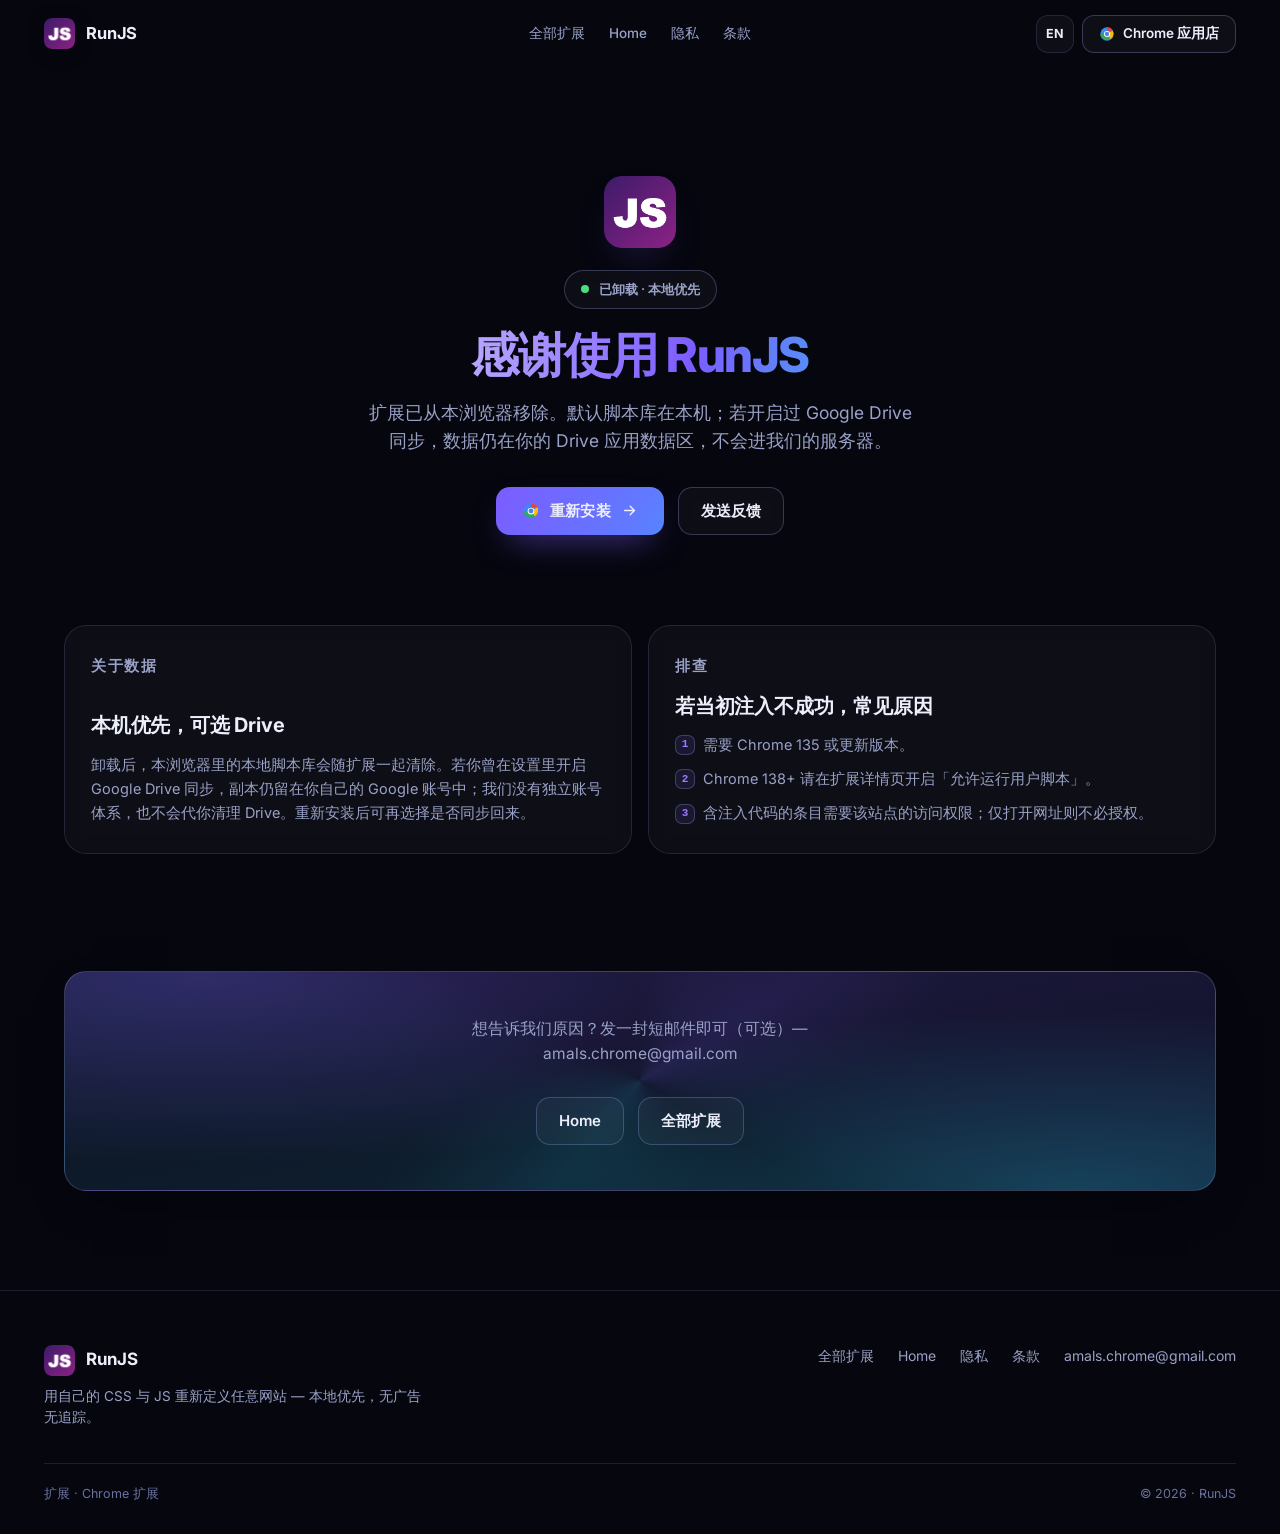
<file: zh/runjs/uninstall/index.html>
<!DOCTYPE html><html lang="zh-CN"> <head><meta charset="utf-8"><meta name="viewport" content="width=device-width, initial-scale=1"><meta name="description" content="感谢使用 RunJS。脚本默认保存在本机，也可选同步到你的 Google Drive；若注入未生效，可先核对 Chrome 版本与用户脚本权限。"><meta name="google-site-verification" content="qglDXwd5WsR262u3-31LoP47II7P1hhxSIAEebaW-9A"><meta name="color-scheme" content="dark"><link rel="canonical" href="https://amals-chrome.com/zh/runjs/uninstall/"><meta property="og:type" content="website"><meta property="og:site_name" content="Chrome 扩展"><meta property="og:title" content="RunJS · 已卸载"><meta property="og:description" content="感谢使用 RunJS。脚本默认保存在本机，也可选同步到你的 Google Drive；若注入未生效，可先核对 Chrome 版本与用户脚本权限。"><meta property="og:url" content="https://amals-chrome.com/zh/runjs/uninstall/"><meta property="og:image" content="https://amals-chrome.com/assets/products/runjs/og-runjs.jpg"><meta property="og:locale" content="zh_CN"><meta name="twitter:card" content="summary_large_image"><meta name="twitter:title" content="RunJS · 已卸载"><meta name="twitter:description" content="感谢使用 RunJS。脚本默认保存在本机，也可选同步到你的 Google Drive；若注入未生效，可先核对 Chrome 版本与用户脚本权限。"><meta name="twitter:image" content="https://amals-chrome.com/assets/products/runjs/og-runjs.jpg"><title>RunJS · 已卸载</title><link rel="icon" href="/assets/products/runjs/runjs-icon128.png" type="image/png" sizes="128x128"><link rel="shortcut icon" href="/assets/products/runjs/runjs-icon128.png" type="image/png"><link rel="preconnect" href="https://fonts.googleapis.com"><link rel="preconnect" href="https://fonts.gstatic.com" crossorigin><link href="https://fonts.googleapis.com/css2?family=Inter:wght@400;500;600;700;800&display=swap" rel="stylesheet"><script>
  (function () {
    try {
      var KEY = "amals-site-locale";
      var stored = localStorage.getItem(KEY);
      var path = location.pathname || "/";
      var onZh = path === "/zh" || path === "/zh/" || path.indexOf("/zh/") === 0;

      function preferZh() {
        var langs = [];
        if (navigator.languages && navigator.languages.length) {
          langs = langs.concat(Array.prototype.slice.call(navigator.languages));
        }
        if (navigator.language) langs.push(navigator.language);
        for (var i = 0; i < langs.length; i++) {
          var x = String(langs[i] || "").toLowerCase();
          if (x.indexOf("zh") === 0) return true;
          if (x.indexOf("en") === 0) return false;
        }
        return false;
      }

      function toZh(p) {
        if (p === "/" || p === "") return "/zh/";
        if (p.indexOf("/zh") === 0) return p.endsWith("/") ? p : p + "/";
        return "/zh" + (p.endsWith("/") ? p : p + "/");
      }

      function toEn(p) {
        if (p === "/zh" || p === "/zh/") return "/";
        if (p.indexOf("/zh/") === 0) {
          var rest = p.slice(3);
          return rest.endsWith("/") ? rest : rest + "/";
        }
        return p.endsWith("/") ? p : p + "/";
      }

      var suffix = (location.search || "") + (location.hash || "");
      var wantZh = stored === "zh" ? true : stored === "en" ? false : preferZh();
      if (wantZh && !onZh) {
        location.replace(toZh(path) + suffix);
        return;
      }
      if (!wantZh && onZh && stored === "en") {
        location.replace(toEn(path) + suffix);
      }
    } catch (e) {}
  })();
</script><link rel="stylesheet" href="/_astro/index.DoU5XHHF.css"></head> <body class="rj-body">  <header class="rj-nav"> <a class="rj-brand" href="/zh/runjs/" aria-label="RunJS 首页"> <img src="/assets/products/runjs/runjs-icon128.png" width="31" height="31" alt=""> <span>RunJS</span> </a> <nav class="rj-nav-links" aria-label="主导航"> <a href="/zh/">全部扩展</a> <a href="/zh/runjs/">Home</a> <a href="/zh/runjs/privacy/">隐私</a> <a href="/zh/runjs/terms/">条款</a> </nav> <div class="rj-nav-actions"> <a class="rj-lang" href="/runjs/uninstall/" lang="en" data-locale-switch="en" aria-label="语言"> EN </a> <a class="rj-btn-store" href="https://chromewebstore.google.com/detail/runjs/ojnklfecniapdcbficadmjdljogefooe" rel="noopener noreferrer" target="_blank" title="Chrome 网上应用店"> <svg class="btn-chrome-icon" viewBox="0 0 48 48" width="20" height="20" aria-hidden="true">  <circle cx="24" cy="24" r="20" fill="#4285F4"></circle> <path fill="#EA4335" d="M24 4a20 20 0 0 1 17.32 10H24z"></path> <path fill="#FBBC05" d="M41.32 14A20 20 0 0 1 34 38.66L24 24z"></path> <path fill="#34A853" d="M34 38.66A20 20 0 0 1 4 24h20z"></path> <circle cx="24" cy="24" r="9" fill="#fff"></circle> <circle cx="24" cy="24" r="6.5" fill="#4285F4"></circle> </svg> Chrome 应用店 </a> </div> </header> <script>
  (function () {
    var root = document.body;
    if (!root || !root.classList.contains("rj-body")) return;
    function setNavScrolled() {
      root.setAttribute("data-nav-scrolled", window.scrollY > 36 ? "1" : "0");
    }
    setNavScrolled();
    window.addEventListener("scroll", setNavScrolled, { passive: true });
  })();
</script> <main class="rj-uninstall"> <section class="rj-uninstall-hero"> <div class="rj-uninstall-hero-inner"> <img class="rj-uninstall-icon" src="/assets/products/runjs/runjs-icon128.png" width="72" height="72" alt="RunJS 图标"> <div class="rj-badge"> <span class="rj-badge-pulse" aria-hidden="true"></span> <span>已卸载 · 本地优先</span> </div> <h1 class="rj-hero-title">感谢使用 RunJS</h1> <p class="rj-hero-lede">扩展已从本浏览器移除。默认脚本库在本机；若开启过 Google Drive 同步，数据仍在你的 Drive 应用数据区，不会进我们的服务器。</p> <div class="rj-hero-actions"> <a class="rj-primary" href="https://chromewebstore.google.com/detail/runjs/ojnklfecniapdcbficadmjdljogefooe" rel="noopener noreferrer" target="_blank"> <svg class="btn-chrome-icon" viewBox="0 0 48 48" width="20" height="20" aria-hidden="true">  <circle cx="24" cy="24" r="20" fill="#4285F4"></circle> <path fill="#EA4335" d="M24 4a20 20 0 0 1 17.32 10H24z"></path> <path fill="#FBBC05" d="M41.32 14A20 20 0 0 1 34 38.66L24 24z"></path> <path fill="#34A853" d="M34 38.66A20 20 0 0 1 4 24h20z"></path> <circle cx="24" cy="24" r="9" fill="#fff"></circle> <circle cx="24" cy="24" r="6.5" fill="#4285F4"></circle> </svg> 重新安装 <svg viewBox="0 0 24 24" fill="none" aria-hidden="true"> <path d="M5 12h14M13 6l6 6-6 6" stroke="currentColor" stroke-width="2" stroke-linecap="round" stroke-linejoin="round"></path> </svg> </a> <a class="rj-secondary" href="mailto:amals.chrome@gmail.com?subject=RunJS%20%E5%8D%B8%E8%BD%BD%E5%8F%8D%E9%A6%88&#38;body=%EF%BC%88%E5%8F%AF%E9%80%89%EF%BC%89%E5%8D%B8%E8%BD%BD%E5%8E%9F%E5%9B%A0%EF%BC%9A%0A%0A%E5%B8%8C%E6%9C%9B%E6%94%B9%E8%BF%9B%E7%9A%84%E5%9C%B0%E6%96%B9%EF%BC%9A%0A%0AChrome%20%E7%89%88%E6%9C%AC%EF%BC%9A%0A">发送反馈</a> </div> </div> </section> <section class="rj-section rj-uninstall-panels"> <div class="rj-uninstall-grid"> <article class="rj-feat-card"> <p class="rj-uninstall-kicker">关于数据</p> <strong>本机优先，可选 Drive</strong> <p>卸载后，本浏览器里的本地脚本库会随扩展一起清除。若你曾在设置里开启 Google Drive 同步，副本仍留在你自己的 Google 账号中；我们没有独立账号体系，也不会代你清理 Drive。重新安装后可再选择是否同步回来。</p> </article> <article class="rj-feat-card"> <p class="rj-uninstall-kicker">排查</p> <strong>若当初注入不成功，常见原因</strong> <ol class="rj-uninstall-tips"> <li>需要 Chrome 135 或更新版本。</li><li>Chrome 138+ 请在扩展详情页开启「允许运行用户脚本」。</li><li>含注入代码的条目需要该站点的访问权限；仅打开网址则不必授权。</li> </ol> </article> </div> </section> <section class="rj-cta-band rj-uninstall-cta"> <div class="rj-cta-inner"> <p class="rj-lede"> 想告诉我们原因？发一封短邮件即可（可选）—  <a class="rj-uninstall-mail" href="mailto:amals.chrome@gmail.com?subject=RunJS%20%E5%8D%B8%E8%BD%BD%E5%8F%8D%E9%A6%88&#38;body=%EF%BC%88%E5%8F%AF%E9%80%89%EF%BC%89%E5%8D%B8%E8%BD%BD%E5%8E%9F%E5%9B%A0%EF%BC%9A%0A%0A%E5%B8%8C%E6%9C%9B%E6%94%B9%E8%BF%9B%E7%9A%84%E5%9C%B0%E6%96%B9%EF%BC%9A%0A%0AChrome%20%E7%89%88%E6%9C%AC%EF%BC%9A%0A">amals.chrome@gmail.com</a> </p> <div class="rj-cta-actions"> <a class="rj-secondary" href="/zh/runjs/">Home</a> <a class="rj-secondary" href="/zh/">全部扩展</a> </div> </div> </section> </main> <footer class="rj-footer"> <div class="rj-footer-inner"> <div class="rj-footer-brand"> <div class="rj-footer-brand-row"> <img src="/assets/products/runjs/runjs-icon128.png" width="31" height="31" alt=""> <strong>RunJS</strong> </div> <p>用自己的 CSS 与 JS 重新定义任意网站 — 本地优先，无广告无追踪。</p> </div> <nav class="rj-footer-links" aria-label="页脚"> <a href="/zh/">全部扩展</a> <a href="/zh/runjs/">Home</a> <a href="/zh/runjs/privacy/">隐私</a> <a href="/zh/runjs/terms/">条款</a> <a href="mailto:amals.chrome@gmail.com">amals.chrome@gmail.com</a> </nav> </div> <div class="rj-footer-bottom"> <span>扩展 · Chrome 扩展</span> <span>© 2026 · RunJS</span> </div> </footer> <script>
    (function () {
      document.querySelectorAll("[data-locale-switch]").forEach(function (el) {
        el.addEventListener("click", function () {
          try {
            localStorage.setItem("amals-site-locale", el.getAttribute("data-locale-switch") || "");
          } catch (err) {}
        });
      });
    })();
  </script>  </body></html>
</file>
<file: _astro/index.CHZZLzla.css>
:root{--bg: #05060e;--panel: rgba(255, 255, 255, .035);--panel-hover: rgba(255, 255, 255, .055);--surface: rgba(255, 255, 255, .035);--border: rgba(148, 158, 220, .16);--border-subtle: rgba(255, 255, 255, .04);--border-strong: rgba(148, 158, 220, .3);--fg: #eceefb;--muted: #9aa2c7;--muted-soft: #9aa2c7;--accent: #7c5cff;--accent-2: #22d3ee;--green: #50fa7b;--gradient: linear-gradient(135deg, #6a3093 0%, #a044ff 52%, #ff6b9d 100%);--gradient-text: linear-gradient(100deg, #b9a7ff 0%, #7c5cff 30%, #22d3ee 68%, #b9a7ff 100%);--gradient-brand: linear-gradient(120deg, #7c5cff, #22d3ee 55%, #b8ff4d);--gradient-btn: linear-gradient(120deg, #7c5cff, #5f7bff 50%, #22b8ee);--gradient-soft: linear-gradient(135deg, rgba(124, 92, 255, .18) 0%, rgba(10, 12, 26, .88) 58%);--gradient-card: linear-gradient(120deg, rgba(124, 92, 255, .12), rgba(34, 211, 238, .08));--glow-accent: rgba(124, 92, 255, .35);--radius-md: 14px;--header-bg: rgba(6, 7, 16, .72);--header-height: 68px;--shadow-sm: 0 8px 24px rgba(0, 0, 0, .32);--shadow-md: 0 24px 64px rgba(0, 0, 0, .45);--shadow-card: 0 18px 50px -28px rgba(0, 0, 0, .65);--radius-xs: 8px;--radius-sm: 12px;--radius: 16px;--radius-lg: 22px;--space-1: 4px;--space-2: 8px;--space-3: 12px;--space-4: 16px;--space-5: 20px;--space-6: 24px;--space-7: 32px;--space-8: 48px;--font: Inter, "PingFang SC", "HarmonyOS Sans SC", "Microsoft YaHei", -apple-system, system-ui, "Segoe UI", Roboto, sans-serif;--font-mono: ui-monospace, "SF Mono", Menlo, Consolas, monospace;--line-tight: 1.15;--line-body: 1.6;--line-loose: 1.75;--ease: cubic-bezier(.4, 0, .2, 1);--ease-out: cubic-bezier(.22, 1, .36, 1);--ease-spring: cubic-bezier(.34, 1.56, .64, 1);--max: 1120px}*{box-sizing:border-box}html{scroll-behavior:smooth;scroll-padding-top:calc(var(--header-height) + 18px)}body{margin:0;min-height:100vh;display:flex;flex-direction:column;background:var(--bg);color:var(--fg);font-family:var(--font);font-size:16px;line-height:var(--line-body);letter-spacing:-.011em;-webkit-font-smoothing:antialiased;-moz-osx-font-smoothing:grayscale}body>main{flex:1 0 auto;width:100%}a{color:inherit;text-decoration:none;transition:color .25s var(--ease)}.bg-glow{position:fixed;inset:0;pointer-events:none;z-index:0;background:radial-gradient(ellipse 80% 50% at 50% -10%,rgba(124,92,255,.16),transparent 60%),radial-gradient(ellipse 60% 40% at 100% 20%,rgba(34,211,238,.08),transparent 50%)}.wrap{position:relative;z-index:1;max-width:var(--max);margin:0 auto;padding:0 clamp(18px,4vw,44px)}.nav{position:sticky;top:0;z-index:50;flex-shrink:0;display:grid;grid-template-columns:1fr auto 1fr;align-items:center;column-gap:16px;height:var(--header-height);padding:0 clamp(18px,4vw,44px);border-bottom:1px solid transparent;background:transparent;transition:background-color .35s,border-color .35s,backdrop-filter .35s}.site-body[data-nav-scrolled="1"] .nav{background:var(--header-bg);border-bottom-color:var(--border);backdrop-filter:blur(18px) saturate(150%)}.brand{display:inline-flex;align-items:center;justify-self:start;grid-column:1;color:var(--fg);flex-shrink:0}.brand:hover{color:var(--fg)}.brand-mark{display:block;width:31px;height:31px;border-radius:8px;object-fit:cover;flex-shrink:0;transition:transform .5s var(--ease-spring),filter .4s ease;filter:drop-shadow(0 3px 9px rgba(0,0,0,.18))}.brand:hover .brand-mark{transform:scale(1.08);filter:drop-shadow(0 4px 12px rgba(0,0,0,.3))}.nav-links{display:flex;align-items:center;justify-content:center;gap:4px;margin:0;flex-wrap:wrap;justify-self:center;grid-column:2}.nav-link{position:relative;display:inline-flex;align-items:center;gap:4px;color:var(--muted);font-size:13.5px;font-weight:500;padding:8px 10px;border-radius:999px;border:none;background:transparent;transition:color .25s,background-color .25s}.nav-link:after{content:"";position:absolute;left:50%;bottom:2px;width:0;height:2px;border-radius:2px;background:var(--gradient-brand);transform:translate(-50%);transition:width .3s var(--ease-out);pointer-events:none}.nav-link:hover{color:var(--fg)}.nav-link:hover:after,.nav-dropdown:hover>.nav-dropdown-trigger:after,.nav-dropdown:focus-within>.nav-dropdown-trigger:after{width:calc(100% - 26px)}.nav-actions{display:flex;align-items:center;justify-content:flex-end;gap:8px;flex-shrink:0;justify-self:end;grid-column:3}.nav-lang{display:grid;place-items:center;width:38px;height:38px;padding:0;border-radius:12px;border:1px solid var(--border);background:var(--surface);color:var(--muted);font-size:12.5px;font-weight:700;transition:color .25s ease,border-color .25s ease,transform .3s var(--ease-spring),box-shadow .3s ease}.nav-lang:after{display:none}.nav-lang:hover{color:var(--fg);border-color:var(--border-strong);transform:translateY(-2px);box-shadow:0 8px 22px -12px var(--glow-accent)}.nav-dropdown{position:relative}.nav-caret{width:10px;height:10px;opacity:.65;transition:transform .18s var(--ease),opacity .18s var(--ease)}.nav-dropdown:hover .nav-caret,.nav-dropdown:focus-within .nav-caret{transform:rotate(180deg);opacity:1}.nav-dropdown-menu{position:absolute;top:calc(100% + 4px);left:50%;min-width:140px;padding:6px;border-radius:12px;border:1px solid var(--border-strong);background:#0c0e1ef5;box-shadow:0 8px 24px #00000059;backdrop-filter:blur(12px);opacity:0;visibility:hidden;transform:translate(-50%,2px);transition:opacity .14s var(--ease),transform .14s var(--ease),visibility .14s var(--ease);z-index:20}.nav-dropdown:after{content:"";position:absolute;left:0;right:0;top:100%;height:8px}.nav-dropdown:hover .nav-dropdown-menu,.nav-dropdown:focus-within .nav-dropdown-menu{opacity:1;visibility:visible;transform:translate(-50%)}.nav-dropdown-item{position:relative;display:block;padding:8px 12px;border-radius:8px;color:var(--muted-soft);font-size:13px;font-weight:500;background:transparent;border:none;transition:color .16s var(--ease),background .16s var(--ease)}.nav-dropdown-item:hover{color:var(--fg);background:linear-gradient(135deg,#7c5cff38,#22d3ee1a)}@media (max-width: 720px){.nav{column-gap:8px}.nav-links{gap:0}.nav-link{padding:8px 7px;font-size:12.5px}}.btn{display:inline-flex;align-items:center;justify-content:center;gap:8px;padding:11px 20px;border-radius:999px;font-family:var(--font);font-size:14px;font-weight:600;border:none;cursor:pointer;transition:transform .15s var(--ease),box-shadow .15s var(--ease),background .15s var(--ease),border-color .15s var(--ease)}.btn:hover{transform:translateY(-1px)}.btn:active{transform:translateY(0)}.btn-primary{background:var(--gradient);color:#fff;box-shadow:0 8px 28px #a044ff59}.btn-primary:hover{color:#fff;box-shadow:0 12px 36px #a044ff73}.btn-ghost{background:var(--surface);color:var(--fg);border:1px solid var(--border-strong);border-radius:12px}.btn-ghost:hover{background:#7c5cff1f;border-color:var(--accent);color:var(--fg);box-shadow:0 10px 26px -14px var(--glow-accent)}.btn-store-pending{opacity:.72;cursor:default;pointer-events:none}.btn-sm{padding:8px 16px;font-size:13px}.btn-lg{padding:14px 28px;font-size:16px}.hero{padding:96px 0 var(--space-8);text-align:center}.home-hero{position:relative;min-height:calc(100dvh - var(--header-height));display:flex;flex-direction:column;align-items:stretch;padding:0;text-align:center;overflow:hidden}.home-hero-bg{position:absolute;inset:0;pointer-events:none;z-index:0;overflow:hidden;background:radial-gradient(ellipse 90% 60% at 50% 0%,rgba(124,92,255,.22),transparent 58%),radial-gradient(ellipse 50% 40% at 12% 70%,rgba(34,211,238,.12),transparent 55%),radial-gradient(ellipse 45% 35% at 88% 65%,rgba(184,255,77,.08),transparent 50%)}.home-hero-orb{position:absolute;border-radius:50%;filter:blur(52px);opacity:.7;mix-blend-mode:screen;will-change:transform}.home-hero-orb-a{width:42vmax;height:42vmax;left:-8%;top:8%;background:radial-gradient(circle,rgba(124,92,255,.45) 0%,transparent 68%);animation:home-orb-a 16s ease-in-out infinite alternate}.home-hero-orb-b{width:36vmax;height:36vmax;right:-10%;top:22%;background:radial-gradient(circle,rgba(34,211,238,.28) 0%,transparent 70%);animation:home-orb-b 20s ease-in-out infinite alternate}.home-hero-orb-c{width:30vmax;height:30vmax;left:34%;bottom:-12%;background:radial-gradient(circle,rgba(184,255,77,.16) 0%,transparent 72%);animation:home-orb-c 18s ease-in-out infinite alternate}@keyframes home-orb-a{0%{transform:translateZ(0) scale(1)}to{transform:translate3d(10%,14%,0) scale(1.12)}}@keyframes home-orb-b{0%{transform:translateZ(0) scale(1.04)}to{transform:translate3d(-12%,10%,0) scale(1.16)}}@keyframes home-orb-c{0%{transform:translateZ(0) scale(1)}to{transform:translate3d(8%,-12%,0) scale(1.14)}}.home-hero .hero-inner{position:relative;z-index:1;flex:1 1 auto;display:flex;flex-direction:column;align-items:center;justify-content:center;padding:clamp(48px,8vh,96px) 0}.home-hero-copy{display:flex;flex-direction:column;align-items:center;max-width:720px;margin:0 auto}.home-hero-badge{display:inline-flex;align-items:center;gap:10px;width:fit-content;margin:0;padding:8px 16px;border-radius:999px;border:1px solid var(--border-strong);background:var(--surface);font-size:13px;font-weight:600;color:var(--muted);backdrop-filter:blur(8px)}.home-hero-badge-pulse{width:8px;height:8px;border-radius:50%;background:#4ade80;box-shadow:0 0 #4ade808c;animation:home-badge-pulse 2s ease-out infinite}@keyframes home-badge-pulse{0%{box-shadow:0 0 #4ade808c}70%{box-shadow:0 0 0 8px #4ade8000}to{box-shadow:0 0 #4ade8000}}.hero h1{margin:0;font-size:clamp(2.4rem,6vw,3.75rem);line-height:var(--line-tight);letter-spacing:-.03em;font-weight:800}.home-hero h1,.home-hero .hero-brand{margin:22px 0 0;font-size:clamp(38px,6.5vw,64px);font-weight:800;line-height:1.08;letter-spacing:-.03em;display:block;background-image:var(--gradient-text);background-size:220% 100%;background-clip:text;-webkit-background-clip:text;color:transparent;-webkit-text-fill-color:transparent;animation:home-title-shimmer 7s linear infinite}@keyframes home-title-shimmer{0%{background-position:0% 50%}to{background-position:220% 50%}}.home-hero-lede{margin:18px 0 0;max-width:34em;font-size:clamp(16px,2vw,18px);line-height:1.6;color:var(--muted)}.hero-actions{display:flex;flex-wrap:wrap;gap:var(--space-3);justify-content:center}.home-hero .hero-actions{position:relative;z-index:1;margin:32px 0 0;padding:0;gap:14px}.home-hero-cta.btn-primary{height:48px;padding:0 26px;border-radius:var(--radius-md);background:var(--gradient-btn);background-size:180% 100%;box-shadow:0 14px 34px -14px #7c5cffb3;transition:transform .25s var(--ease-out),background-position .4s ease,box-shadow .3s ease}.home-hero-cta.btn-primary:hover{transform:translateY(-2px);background-position:100% 0;box-shadow:0 18px 44px -14px #7c5cffd9}.home-hero-cta.btn-ghost{height:48px;padding:0 22px;border-radius:var(--radius-md)}.amals-blog-btn{display:inline-flex;align-items:center;gap:8px;height:48px;padding:0 18px 0 12px;border-radius:var(--radius-md);font-size:14px;font-weight:600;letter-spacing:-.01em;color:var(--fg);background:var(--surface);border:1px solid var(--border-strong);box-shadow:none;transition:transform .25s var(--ease-out),border-color .25s ease,box-shadow .3s ease}.amals-blog-btn:hover{color:var(--fg);transform:translateY(-2px);border-color:var(--accent);box-shadow:0 10px 26px -14px var(--glow-accent)}.amals-blog-avatar{width:22px;height:22px;border-radius:50%;object-fit:cover;flex-shrink:0;border:1px solid rgba(255,255,255,.35);display:block}.amals-blog-arrow{font-size:12px;opacity:.85;transition:transform .18s var(--ease)}.amals-blog-btn:hover .amals-blog-arrow{transform:translate(1px,-1px)}@media (prefers-reduced-motion: reduce){.home-hero-orb,.home-hero-badge-pulse,.home-hero .hero-brand{animation:none}}.site-content{padding-bottom:clamp(48px,8vh,88px)}.site-section{padding:clamp(52px,8vh,96px) 0 0;scroll-margin-top:calc(var(--header-height) + 18px);border-top:none}.site-section-heading{max-width:700px;margin:0 auto clamp(34px,5vh,52px);text-align:center}.section-label{display:block;margin:0 auto 14px;width:fit-content;font-size:13px;font-weight:700;letter-spacing:.14em;text-transform:uppercase;background-image:var(--gradient-text);background-clip:text;-webkit-background-clip:text;color:transparent;-webkit-text-fill-color:transparent}.section-title{margin:0;font-size:clamp(26px,3.2vw,40px);font-weight:800;letter-spacing:-.02em;line-height:1.15;color:var(--fg)}.section-desc{margin:14px auto 0;max-width:560px;font-size:16px;line-height:var(--line-loose);color:var(--muted)}.values-grid{display:grid;grid-template-columns:repeat(3,minmax(0,1fr));gap:20px}.value-card{position:relative;overflow:hidden;display:flex;flex-direction:column;gap:14px;min-height:100%;padding:28px 26px 24px;background:var(--surface);border:1px solid var(--border);border-radius:var(--radius-lg);backdrop-filter:blur(10px);box-shadow:none;transition:border-color .3s,transform .35s var(--ease-out),box-shadow .35s}.value-card:hover{transform:translateY(-4px);border-color:var(--border-strong);box-shadow:0 26px 60px -28px var(--glow-accent),var(--shadow-card)}.values-grid .value-card:nth-child(1) .value-icon{color:#b9a7ff}.values-grid .value-card:nth-child(2) .value-icon{color:#22d3ee}.values-grid .value-card:nth-child(3) .value-icon{color:#b8ff4d}.value-icon{width:40px;height:40px;margin:0;display:grid;place-items:center;border-radius:12px;background:var(--surface);border:1px solid var(--border-strong)}.value-icon svg{width:18px;height:18px;display:block}.value-card h3{margin:0;font-size:19px;font-weight:700;letter-spacing:-.01em;color:var(--fg)}.value-card p{margin:0;font-size:14.5px;line-height:var(--line-loose);color:var(--muted)}.ext-grid{display:grid;gap:16px}.ext-card{display:grid;grid-template-columns:auto 1fr auto;gap:var(--space-6);align-items:center;background:var(--surface);border:1px solid var(--border);border-radius:var(--radius-lg);padding:28px 30px;backdrop-filter:blur(10px);box-shadow:none;transition:border-color .3s,transform .35s var(--ease-out),box-shadow .35s}.ext-card:hover{border-color:var(--border-strong);transform:translateY(-3px);box-shadow:0 26px 60px -28px var(--glow-accent),var(--shadow-card)}.ext-icon{width:72px;height:72px;border-radius:16px;box-shadow:0 8px 24px #00000059}.ext-meta h3{margin:0 0 6px;font-size:22px;font-weight:700;letter-spacing:-.02em}.ext-title-link{color:inherit}.ext-title-link:hover{color:var(--accent-2)}.ext-tagline{margin:0 0 var(--space-3);color:var(--muted);font-size:15px;line-height:var(--line-loose);max-width:540px}.ext-features{display:flex;flex-wrap:wrap;gap:var(--space-2);margin:0;padding:0;list-style:none}.ext-features li{font-size:12.5px;font-weight:600;padding:6px 12px;border-radius:999px;background:var(--surface);color:var(--accent-2);border:1px solid var(--border-strong)}.ext-actions{display:flex;flex-direction:column;gap:var(--space-2);align-items:stretch;min-width:148px}.ext-coming{display:flex;align-items:flex-start;gap:var(--space-4);padding:26px 28px;border-radius:var(--radius-lg);border:1px dashed var(--border-strong);background:var(--surface);color:var(--muted)}.ext-coming-mark{width:10px;height:10px;margin-top:6px;flex-shrink:0;border-radius:50%;background:#7c5cffb3;box-shadow:0 0 0 4px #7c5cff24}.ext-coming-copy{min-width:0}.ext-coming-label{margin:0 0 4px;font-size:12px;font-weight:700;letter-spacing:.1em;text-transform:uppercase;color:var(--accent-2)}.ext-coming-text{margin:0;font-size:14px;line-height:var(--line-loose);color:var(--muted)}.ext-actions .btn-chrome-icon{width:14px;height:14px}.site-section-support{padding-bottom:8px}.support-box{display:grid;grid-template-columns:minmax(0,1fr) minmax(300px,400px);gap:var(--space-6);align-items:start;padding:28px;border-radius:var(--radius-lg);background:var(--surface);border:1px solid var(--border);backdrop-filter:blur(10px);box-shadow:var(--shadow-card)}.support-lead{margin:0 0 var(--space-4);font-size:14px;line-height:var(--line-loose);color:var(--muted);max-width:480px}.support-points{margin:0 0 var(--space-3);padding:0;list-style:none;display:flex;flex-direction:column;gap:var(--space-2);max-width:480px}.support-points li{position:relative;padding-left:16px;font-size:13px;line-height:var(--line-loose);color:#c5cad6}.support-points li:before{content:"";position:absolute;left:0;top:.58em;width:5px;height:5px;border-radius:50%;background:var(--gradient-text);box-shadow:0 0 8px #bd93f959}.support-note{margin:0;padding-top:var(--space-3);border-top:1px solid var(--border-subtle);font-size:12px;line-height:var(--line-loose);color:var(--muted);max-width:480px}.donate-card{display:flex;flex-direction:column;border-radius:var(--radius-sm);border:1px solid var(--border-strong);background:#0c0e1eb8;box-shadow:var(--shadow-sm);overflow:hidden}.donate-card-head{display:flex;align-items:center;gap:var(--space-2);padding:12px 16px;background:var(--gradient-card);border-bottom:1px solid rgba(189,147,249,.18)}.donate-card-head svg{width:16px;height:16px;color:var(--accent-2);flex-shrink:0}.donate-card-head span{font-size:13px;font-weight:700;color:var(--accent)}.donate-card-body{display:flex;flex-direction:column;gap:var(--space-3);padding:var(--space-4)}.donate-paypal{display:flex;align-items:center;gap:var(--space-3);padding:12px 14px;border-radius:var(--radius-xs);border:1px solid var(--border);background:#ffffff0a;color:var(--fg);transition:border-color .16s var(--ease),background .16s var(--ease),transform .16s var(--ease)}.donate-paypal:hover{color:var(--fg);border-color:var(--border-strong);background:#bd93f914;transform:translateY(-1px)}.donate-paypal-badge{flex-shrink:0;display:grid;place-items:center;width:32px;height:32px;border-radius:8px;font-weight:800;font-size:14px;color:#fff;background:#fff;overflow:hidden;padding:0}.donate-paypal-badge-img{display:block;width:100%;height:100%;object-fit:cover}.donate-paypal-badge-img-contain{object-fit:contain;padding:3px;box-sizing:border-box}.donate-kofi-badge{background:#fff}.donate-paypal-text{display:flex;flex-direction:column;gap:1px;min-width:0;flex:1}.donate-paypal-label{font-weight:700;font-size:13px}.donate-paypal-sub{font-size:11px;color:var(--muted);word-break:break-all}.donate-paypal-arrow{width:14px;height:14px;flex-shrink:0;color:var(--muted)}.donate-qr-grid{display:grid;grid-template-columns:1fr 1fr;gap:var(--space-2);align-items:stretch}.donate-qr-item{display:flex;flex-direction:column;overflow:hidden;border-radius:var(--radius-xs);border:1px solid var(--border);background:#ffffff0a}.donate-qr-item:before{content:"";display:block;height:3px;background:var(--donate-brand, var(--accent))}.donate-qr-item-wechat{--donate-brand: #07c160}.donate-qr-item-alipay{--donate-brand: #1677ff}.donate-qr-label{font-weight:700;text-align:center;line-height:1.3;padding:8px 8px 6px;font-size:11px}.donate-qr-frame{flex:1 1 auto;display:flex;align-items:flex-end;justify-content:center;min-height:132px;padding:0 10px 12px;background:#00000026}.donate-qr-img{display:block;width:100%;max-width:120px;max-height:120px;height:auto;object-fit:contain;object-position:bottom center;border-radius:4px;background:#fff}.site-footer{flex-shrink:0;margin-top:auto;padding:clamp(40px,6vh,64px) 0 28px;border-top:1px solid var(--border);color:var(--muted)}.site-footer-inner{display:flex;flex-wrap:wrap;align-items:flex-start;justify-content:space-between;gap:28px}.site-footer-brand{max-width:380px}.site-footer-brand-row{display:flex;align-items:center;gap:11px}.site-footer-brand-row strong{font-size:17px;font-weight:700;color:var(--fg)}.site-footer-brand p{margin:10px 0 0;font-size:13.5px;color:var(--muted);line-height:var(--line-loose)}.site-footer-links{display:flex;flex-wrap:wrap;gap:8px 24px;max-width:520px;justify-content:flex-end}.site-footer-links a{font-size:14px;color:var(--muted);transition:color .25s}.site-footer-links a:hover{color:var(--fg)}.site-footer-bottom{display:flex;justify-content:space-between;gap:16px;margin-top:34px;padding-top:20px;border-top:1px solid var(--border);font-size:12.5px;color:#6a72a0}.not-found{display:flex;align-items:center}.not-found-inner{width:100%}.not-found-hero{text-align:center;padding:clamp(48px,10vh,120px) 0}.not-found-code{margin:0 0 var(--space-4);font-family:var(--font-mono);font-size:clamp(72px,16vw,140px);font-weight:800;line-height:.95;letter-spacing:-.06em;background:var(--gradient-text);-webkit-background-clip:text;background-clip:text;color:transparent}.not-found-hero h1{margin:0 0 var(--space-4);font-size:clamp(32px,5vw,48px);font-weight:800;letter-spacing:-.03em;line-height:var(--line-tight);color:var(--fg)}.not-found-lead{max-width:36em;margin:0 auto var(--space-7);color:var(--muted-soft);font-size:clamp(17px,2.2vw,20px);line-height:var(--line-loose)}.btn-with-icon{gap:10px}.btn-chrome-icon{width:20px;height:20px;flex-shrink:0;display:block;border-radius:50%;box-shadow:0 0 0 1px #ffffff1f}.btn-store-pending .btn-chrome-icon{opacity:.92}.product-grid{display:grid;grid-template-columns:repeat(3,minmax(0,1fr));gap:var(--space-4);margin-top:var(--space-5)}.product-card{padding:var(--space-5);border-radius:var(--radius);background:#ffffff08;border:1px solid var(--border)}.product-grid-why .product-card:nth-child(1){border-color:#ffe100}.product-grid-why .product-card:nth-child(2){border-color:#d97757}.product-grid-why .product-card:nth-child(3){border-color:#53eafd}.product-card h3{margin:0 0 var(--space-2);font-size:17px;font-weight:700;letter-spacing:-.02em}.product-card p{margin:0;color:var(--muted-soft);font-size:14px;line-height:var(--line-loose)}.inline-code{font-family:var(--font-mono);font-size:.92em;padding:.1em .4em;border-radius:6px;background:#ffffff0f;color:var(--accent)}.product-cta{margin-bottom:var(--space-8)}@media (max-width: 860px){.values-grid,.product-grid{grid-template-columns:1fr}}@media (max-width: 768px){.wrap{padding:0 var(--space-4)}.hero{padding:var(--space-8) 0 var(--space-7)}.home-hero{padding:0}.home-hero-orb{opacity:.38;filter:blur(40px);animation-duration:28s}.home-hero-bg{background:radial-gradient(ellipse 90% 55% at 50% 0%,rgba(124,92,255,.16),transparent 58%),radial-gradient(ellipse 50% 40% at 15% 75%,rgba(34,211,238,.08),transparent 55%)}.home-hero .hero-actions{gap:10px}.home-hero-cta.btn-primary,.home-hero-cta.btn-ghost,.amals-blog-btn{height:44px}section{padding:var(--space-7) 0}.ext-card{grid-template-columns:1fr;text-align:center;gap:var(--space-4)}.ext-icon{margin:0 auto}.ext-tagline{margin-left:auto;margin-right:auto}.ext-features{justify-content:center}.ext-actions{min-width:0;max-width:220px;margin:0 auto}.support-box{grid-template-columns:1fr;gap:var(--space-4);text-align:center}.support-lead,.support-points,.support-note{margin-left:auto;margin-right:auto}.support-points li{text-align:left;max-width:320px;margin:0 auto}.donate-card{max-width:340px;margin:0 auto;width:100%}.site-footer-links{justify-content:flex-start;max-width:none}.site-footer-bottom{flex-direction:column}}
</file>
<file: _astro/index.DoU5XHHF.css>
html:has(.rj-body){scroll-behavior:smooth;scroll-padding-top:86px}html:has(.rj-body) ::selection{background:#7c5cff66;color:#fff}.rj-scroll-progress{position:fixed;top:0;left:0;right:0;height:3px;z-index:60;background:linear-gradient(120deg,#7c5cff,#22d3ee 55%,#b8ff4d);transform-origin:0 50%;transform:scaleX(0);pointer-events:none}.rj-body{--bg: #05060e;--bg-soft: #0a0c1a;--surface: rgba(255, 255, 255, .035);--surface-strong: rgba(16, 18, 36, .72);--surface-solid: #0c0e1e;--border: rgba(148, 158, 220, .16);--border-strong: rgba(148, 158, 220, .3);--text: #eceefb;--text-muted: #9aa2c7;--text-faint: #6a72a0;--accent: #7c5cff;--accent-2: #22d3ee;--accent-strong: #9d7bff;--gradient-text: linear-gradient(100deg, #b9a7ff 0%, #7c5cff 30%, #22d3ee 68%, #b9a7ff 100%);--gradient-btn: linear-gradient(120deg, #7c5cff, #5f7bff 50%, #22b8ee);--gradient-brand: linear-gradient(120deg, #7c5cff, #22d3ee 55%, #b8ff4d);--glow-accent: rgba(124, 92, 255, .35);--accent-3: #b8ff4d;--scanline: rgba(34, 211, 238, .22);--header-bg: rgba(6, 7, 16, .72);--header-height: 68px;--radius-sm: 9px;--radius-md: 14px;--radius-lg: 22px;--ease-out: cubic-bezier(.22, 1, .36, 1);--ease-spring: cubic-bezier(.34, 1.56, .64, 1);--shadow-card: 0 18px 50px -28px rgba(0, 0, 0, .65);--max: 1240px;--font: Inter, "PingFang SC", "HarmonyOS Sans SC", "Microsoft YaHei", -apple-system, system-ui, "Segoe UI", Roboto, sans-serif;--font-mono: ui-monospace, "SF Mono", Menlo, Consolas, monospace;margin:0;min-height:100vh;background:var(--bg);color:var(--text);font-family:var(--font);font-size:16px;line-height:1.6;-webkit-font-smoothing:antialiased;overflow-x:hidden}.rj-body *,.rj-body *:before,.rj-body *:after{box-sizing:border-box}.rj-body a{color:inherit;text-decoration:none}.rj-nav{position:sticky;top:0;z-index:50;display:grid;grid-template-columns:1fr auto 1fr;align-items:center;column-gap:16px;height:var(--header-height);padding:0 clamp(18px,4vw,44px);border-bottom:1px solid transparent;transition:background-color .35s,border-color .35s,backdrop-filter .35s}.rj-body[data-nav-scrolled="1"] .rj-nav{background:var(--header-bg);border-bottom-color:var(--border);backdrop-filter:blur(18px) saturate(150%)}.rj-brand{display:inline-flex;align-items:center;gap:11px;font-weight:700;font-size:16.5px;letter-spacing:-.01em;white-space:nowrap;flex-shrink:0;justify-self:start;grid-column:1}.rj-brand img{display:block;width:31px;height:31px;border-radius:8px;filter:drop-shadow(0 3px 9px rgba(0,0,0,.18));transition:transform .5s var(--ease-spring),filter .4s ease}.rj-brand:hover img{transform:scale(1.08);filter:drop-shadow(0 4px 12px rgba(0,0,0,.3))}.rj-nav-links{display:flex;align-items:center;justify-content:center;gap:4px;margin:0;justify-self:center;grid-column:2}.rj-nav-links a{position:relative;display:inline-flex;align-items:center;padding:8px 10px;border-radius:999px;font-size:13.5px;font-weight:500;color:var(--text-muted);transition:color .25s,background-color .25s}.rj-nav-links a:after{content:"";position:absolute;left:50%;bottom:2px;width:0;height:2px;border-radius:2px;background:var(--gradient-brand);transform:translate(-50%);transition:width .3s var(--ease-out)}.rj-nav-links a:hover,.rj-nav-links a.active{color:var(--text)}.rj-nav-links a:hover:after,.rj-nav-links a.active:after{width:calc(100% - 26px)}.rj-nav-actions{display:flex;align-items:center;justify-content:flex-end;gap:8px;flex-shrink:0;justify-self:end;grid-column:3}.rj-lang{display:grid;place-items:center;width:38px;height:38px;padding:0;border-radius:12px;border:1px solid var(--border);background:var(--surface);color:var(--text-muted);font-size:12.5px;font-weight:700;transition:color .25s ease,border-color .25s ease,transform .3s var(--ease-spring),box-shadow .3s ease}.rj-lang:hover{color:var(--text);border-color:var(--border-strong);transform:translateY(-2px);box-shadow:0 8px 22px -12px var(--glow-accent)}.rj-btn-store{display:inline-flex;align-items:center;gap:8px;height:38px;padding:0 16px;border-radius:12px;border:1px solid var(--border-strong);background:var(--surface);font-size:13.5px;font-weight:600;transition:transform .3s var(--ease-spring),border-color .25s ease,box-shadow .3s ease}.rj-btn-store:hover{transform:translateY(-2px);border-color:var(--accent);box-shadow:0 10px 26px -14px var(--glow-accent)}.rj-btn-store svg{width:16px;height:16px}.rj-hero{padding:86px clamp(18px,4vw,44px) 0}.rj-hero-inner{display:grid;grid-template-columns:minmax(0,1.05fr) minmax(0,1fr);gap:clamp(32px,5vw,72px);align-items:center;max-width:var(--max);margin:0 auto}.rj-badge{display:inline-flex;align-items:center;gap:10px;width:fit-content;padding:8px 16px;border-radius:999px;border:1px solid var(--border-strong);background:var(--surface);font-size:13px;font-weight:600;color:var(--text-muted);backdrop-filter:blur(8px)}.rj-badge-pulse{width:8px;height:8px;border-radius:50%;background:#4ade80;box-shadow:0 0 #4ade808c;animation:rj-pulse 2s ease-out infinite}.rj-hero-title{margin:22px 0 0;font-size:clamp(38px,5.2vw,62px);line-height:1.08;font-weight:800;letter-spacing:-.03em;background-image:var(--gradient-text);background-size:220% 100%;background-clip:text;-webkit-background-clip:text;color:transparent;-webkit-text-fill-color:transparent;animation:rj-title-shimmer 7s linear infinite}.rj-hero-lede{margin:18px 0 0;max-width:560px;font-size:17.5px;line-height:1.6;color:var(--text-muted)}.rj-hero-actions{display:flex;flex-wrap:wrap;gap:14px;margin-top:32px}.rj-primary{position:relative;display:inline-flex;align-items:center;justify-content:center;gap:9px;height:48px;padding:0 26px;border:none;border-radius:var(--radius-md);background:var(--gradient-btn);background-size:180% 100%;color:#fff;font-size:15px;font-weight:600;letter-spacing:.01em;overflow:hidden;box-shadow:0 14px 34px -14px #7c5cffb3;transition:transform .25s var(--ease-out),background-position .4s ease,box-shadow .3s ease}.rj-primary:hover{transform:translateY(-2px);background-position:100% 0;box-shadow:0 18px 44px -14px #7c5cffd9}.rj-primary:after{content:"";position:absolute;top:0;left:-80%;width:55%;height:100%;background:linear-gradient(105deg,transparent,rgba(255,255,255,.35),transparent);transform:skew(-20deg);transition:left .6s}.rj-primary:hover:after{left:130%}.rj-primary svg{width:17px;height:17px;transition:transform .3s var(--ease-out)}.rj-primary:hover svg{transform:translate(3px)}.rj-secondary{display:inline-flex;align-items:center;justify-content:center;gap:9px;height:48px;padding:0 22px;border-radius:var(--radius-md);border:1px solid var(--border-strong);background:var(--surface);color:var(--text);font-size:15px;font-weight:600;backdrop-filter:blur(8px);transition:transform .3s var(--ease-spring),border-color .25s ease,background-color .25s ease}.rj-secondary:hover{transform:translateY(-2px);border-color:var(--accent)}.rj-secondary svg{width:17px;height:17px}.rj-btn-pending{opacity:.55;pointer-events:none}.rj-works{margin-top:40px}.rj-works>span{display:block;font-size:12.5px;font-weight:600;letter-spacing:.12em;text-transform:uppercase;color:var(--text-faint)}.rj-works-row{display:flex;flex-wrap:wrap;gap:10px 22px;margin-top:14px}.rj-works-row strong{display:inline-flex;align-items:center;gap:8px;font-size:14px;font-weight:600;color:var(--text-muted);transition:color .25s ease,transform .3s var(--ease-spring)}.rj-works-row strong:hover{color:var(--text);transform:translateY(-2px)}.rj-chip{display:grid;place-items:center;width:26px;height:26px;border-radius:8px;font-size:11px;font-weight:800;letter-spacing:-.02em;border:none}.rj-chip-js{background:#f7df1e;color:#17171c}.rj-chip-css{background:#2965f1;color:#fff}.rj-chip-url{background:#7c5cff38;color:#b9a7ff;border:1px solid rgba(185,167,255,.35)}.rj-chip-mv3{background:#22d3ee29;color:#67e8f9;border:1px solid rgba(34,211,238,.3);font-size:10px}.rj-chip-auto{width:auto;min-width:26px;padding:0 6px;font-size:10px;background:#99f6e424;color:#5eead4;border:1px solid rgba(153,246,228,.28)}.rj-stage{position:relative;perspective:1400px;min-height:420px;overflow:visible}.rj-orbit{position:absolute;inset:0;z-index:2;pointer-events:none}.rj-orbit span{position:absolute;padding:6px 12px;border-radius:999px;border:1px solid var(--border-strong);background:var(--surface-strong);backdrop-filter:blur(10px);font-family:var(--font-mono);font-size:12px;font-weight:600;color:var(--text-muted);box-shadow:var(--shadow-card);animation:rj-chip-float 7s ease-in-out infinite alternate}.rj-orbit .oc-1{top:-5%;left:6%;color:#ff8f6b;animation-duration:6.2s}.rj-orbit .oc-2{top:12%;right:-4%;color:#6bb8ff;animation-duration:7.4s;animation-delay:-1.8s}.rj-orbit .oc-3{bottom:28%;left:-7%;color:#9dd63f;animation-duration:8.2s;animation-delay:-3s}.rj-orbit .oc-4{bottom:-4%;right:12%;color:#ffd25e;animation-duration:6.8s;animation-delay:-2.4s}.rj-orbit .oc-5{top:44%;right:-8%;color:#d3a6ff;animation-duration:7.8s;animation-delay:-.9s}.rj-orbit .oc-6{bottom:-8%;left:26%;color:#63e6c0;animation-duration:6.4s;animation-delay:-4s}.rj-orbit .oc-7{top:-9%;right:30%;color:#22d3ee;animation-duration:8.6s;animation-delay:-2s}.rj-shell{position:relative;z-index:1;margin:28px 12px 20px;border-radius:var(--radius-lg);border:1px solid var(--border-strong);background:var(--surface-strong);backdrop-filter:blur(18px);box-shadow:var(--shadow-card),0 0 80px -30px var(--glow-accent);overflow:hidden;transform:rotateX(var(--tilt-x, 0deg)) rotateY(var(--tilt-y, 0deg));transition:transform .25s ease-out;animation:rj-shell-float 9s ease-in-out infinite alternate}.rj-shell-top{display:flex;align-items:center;gap:14px;padding:12px 16px;border-bottom:1px solid var(--border)}.rj-traffic{display:flex;gap:6px;flex-shrink:0}.rj-traffic i{width:10px;height:10px;border-radius:50%;background:#3a3f5c}.rj-traffic i:nth-child(1){background:#ff5f57}.rj-traffic i:nth-child(2){background:#febc2e}.rj-traffic i:nth-child(3){background:#28c840}.rj-address{display:flex;align-items:center;gap:7px;flex:1;min-width:0;height:30px;padding:0 14px;border-radius:9px;border:1px solid var(--border);background:var(--surface);font-family:var(--font-mono);font-size:12px;color:var(--text-muted);white-space:nowrap;overflow:hidden}.rj-address img{width:13px;height:13px;border-radius:3px;flex-shrink:0}.rj-address-path{color:var(--text-faint)}.rj-address-file{color:var(--accent-2);font-weight:600}.rj-shell-tools{display:flex;gap:12px;color:var(--text-faint);flex-shrink:0}.rj-shell-tools svg{width:15px;height:15px}.rj-shell-body{display:flex;min-height:300px}.rj-rail{display:flex;flex-direction:column;gap:7px;padding:14px 12px;border-right:1px solid var(--border);flex-shrink:0;position:relative;z-index:3}.rj-rail button{padding:8px 13px;border-radius:9px;border:1px solid transparent;background:transparent;font-family:var(--font-mono);font-size:12px;font-weight:700;color:var(--text-faint);cursor:pointer;transition:all .3s var(--ease-out)}.rj-rail button:hover{color:var(--text);background:var(--surface)}.rj-rail button.is-active{color:#fff;background:linear-gradient(120deg,#7c5cffd9,#22b8eebf);border-color:#7c5cff80;box-shadow:0 6px 18px -8px var(--glow-accent)}.rj-scene-stack{position:relative;flex:1 1 0%;min-width:0;overflow:hidden}.rj-scene{position:absolute;inset:0;display:grid;place-items:center;padding:22px;opacity:0;transform:scale(.96) translateY(10px);transition:opacity .5s var(--ease-out),transform .5s var(--ease-out);pointer-events:none}.rj-scene.is-active{opacity:1;transform:none}.rj-paper{width:min(78%,300px);padding:22px 24px 26px;border-radius:10px;background:#f2f3fa;box-shadow:#0508148c 0 18px 44px -18px;display:flex;flex-direction:column;gap:10px}.rj-paper-title{width:55%;height:13px;border-radius:4px;background:#23263f}.rj-paper-line{height:8px;border-radius:4px;background:linear-gradient(90deg,#d9dcef 25%,#c3c8e6,#d9dcef 75%) 0 0 / 200% 100%;animation:rj-line-shimmer 2.6s linear infinite}.rj-paper-line.w-90{width:92%}.rj-paper-line.w-85{width:86%}.rj-paper-line.w-80{width:80%}.rj-paper-line.w-75{width:74%}.rj-paper-line.w-60{width:60%}.rj-paper-line.w-50{width:48%}.rj-paper-line.is-hit{background:linear-gradient(90deg,#9dd63fe6,#22d3eeb3);animation:rj-hit-pulse 2s ease-in-out infinite}.rj-paper-block{height:52px;border-radius:6px;background:linear-gradient(135deg,#7c5cff59,#22d3ee4d)}.rj-codepane{width:min(88%,340px);padding:16px 18px;border-radius:12px;border:1px solid var(--border-strong);background:#0a0c1c;box-shadow:0 18px 44px -18px #0508148c;font-family:var(--font-mono);font-size:12.5px;line-height:1.7;color:#c9cdea}.rj-codepane-line .k{color:#c792ea}.rj-codepane-line .f{color:#82aaff}.rj-sheet{position:relative;display:grid;grid-template-columns:repeat(4,58px);grid-auto-rows:30px;gap:5px}.rj-sheet span{border-radius:5px;border:1px solid var(--border);background:var(--surface)}.rj-sheet .cell-hot{background:linear-gradient(120deg,#7c5cff66,#22d3ee59);border-color:#7c5cff80;animation:rj-cell-blink 2.4s ease-in-out infinite}.rj-sheet .cell-hot:nth-child(6){animation-delay:.4s}.rj-sheet .cell-hot:nth-child(11){animation-delay:.9s}.rj-sheet .cell-hot:nth-child(17){animation-delay:1.3s}.rj-sheet .cell-hot:nth-child(24){animation-delay:1.8s}.rj-sheet-selection{position:absolute;top:50%;left:50%;width:122px;height:66px;margin:-33px 0 0 -61px;border:2px solid var(--accent-2);border-radius:6px;box-shadow:0 0 0 4px #22d3ee26;animation:rj-selection-move 6s var(--ease-out) infinite;pointer-events:none}.rj-eq{display:flex;align-items:flex-end;gap:7px;height:130px}.rj-eq span{width:11px;border-radius:5px;background:var(--gradient-brand);transform-origin:center bottom;animation:rj-eq-bounce 1.1s ease-in-out infinite alternate}.rj-eq span:nth-child(1){height:34%;animation-delay:-.9s}.rj-eq span:nth-child(2){height:58%;animation-delay:-.4s}.rj-eq span:nth-child(3){height:80%;animation-delay:-.7s}.rj-eq span:nth-child(4){height:46%;animation-delay:-.1s}.rj-eq span:nth-child(5){height:92%;animation-delay:-.55s}.rj-eq span:nth-child(6){height:64%;animation-delay:-.25s}.rj-eq span:nth-child(7){height:88%;animation-delay:-.8s}.rj-eq span:nth-child(8){height:40%;animation-delay:-.35s}.rj-eq span:nth-child(9){height:72%;animation-delay:-.6s}.rj-eq span:nth-child(10){height:52%;animation-delay:-.15s}.rj-eq span:nth-child(11){height:84%;animation-delay:-.95s}.rj-eq span:nth-child(12){height:38%;animation-delay:-.5s}.rj-tree{display:flex;flex-direction:column;gap:8px;width:min(70%,260px);font-family:var(--font-mono);font-size:12.5px;color:var(--text-muted)}.rj-tree-row{display:flex;align-items:center;gap:9px;padding:7px 12px;border-radius:8px;border:1px solid var(--border);background:var(--surface);opacity:0;transform:translate(-14px)}.rj-scene-sync.is-active .rj-tree-row{animation:rj-tree-in .5s var(--ease-out) forwards}.rj-scene-sync.is-active .rj-tree-row:nth-child(1){animation-delay:.05s}.rj-scene-sync.is-active .rj-tree-row:nth-child(2){animation-delay:.15s}.rj-scene-sync.is-active .rj-tree-row:nth-child(3){animation-delay:.25s}.rj-scene-sync.is-active .rj-tree-row:nth-child(4){animation-delay:.35s}.rj-scene-sync.is-active .rj-tree-row:nth-child(5){animation-delay:.45s}.rj-scene-sync.is-active .rj-tree-row:nth-child(6){animation-delay:.55s}.rj-tree-row:before{content:"";width:14px;height:12px;border-radius:3px;background:var(--text-faint);opacity:.6;flex-shrink:0}.rj-tree-row.is-dir{color:var(--text);font-weight:700}.rj-tree-row.is-dir:before{background:var(--accent-2);opacity:.9;clip-path:polygon(0 18%,40% 18%,52% 0,100% 0,100% 100%,0 100%)}.rj-tree-row.indent{margin-left:26px}.rj-scan-beam{position:absolute;left:0;right:0;top:0;height:90px;background:linear-gradient(180deg,transparent,var(--scanline) 85%,transparent 100%);opacity:0;pointer-events:none;z-index:4}.rj-stage.is-scanning .rj-scan-beam{animation:rj-beam-sweep 1.15s var(--ease-out)}.rj-marquee{margin-top:clamp(44px,7vh,76px);padding:18px 0;border-top:1px solid var(--border);border-bottom:1px solid var(--border);overflow:hidden;mask-image:linear-gradient(90deg,transparent,#000 12%,#000 88%,transparent)}.rj-marquee:hover .rj-marquee-track{animation-play-state:paused}.rj-marquee-track{display:flex;width:max-content;animation:rj-marquee 48s linear infinite;will-change:transform}.rj-marquee-group{display:flex;gap:12px;padding-right:12px}.rj-marquee-group span{display:inline-flex;align-items:center;padding:6px 15px;border-radius:999px;border:1px solid var(--border);background:var(--surface);color:var(--text-muted);font-size:12.5px;font-family:var(--font-mono);white-space:nowrap;transition:color .25s,border-color .25s,transform .25s}.rj-marquee-group span:hover{color:var(--text);border-color:var(--accent);transform:translateY(-2px)}.rj-stats-band{padding:clamp(48px,7vh,80px) clamp(18px,4vw,44px)}.rj-stats{display:grid;grid-template-columns:repeat(4,1fr);gap:16px;max-width:var(--max);margin:0 auto}.rj-stat{padding:26px 22px;border-radius:var(--radius-md);border:1px solid var(--border);background:var(--surface);text-align:center;backdrop-filter:blur(8px);transition:transform .35s var(--ease-out),border-color .3s ease}.rj-stat:hover{transform:translateY(-4px);border-color:var(--border-strong)}.rj-stat strong{display:block;font-size:clamp(30px,3.4vw,44px);font-weight:800;letter-spacing:-.02em;background-image:var(--gradient-text);background-size:200% 100%;background-clip:text;-webkit-background-clip:text;color:transparent;-webkit-text-fill-color:transparent;font-variant-numeric:tabular-nums}.rj-stat>span{display:block;margin-top:6px;font-size:13.5px;color:var(--text-muted)}.rj-section,.rj-stats-band,.rj-cta-band{scroll-margin-top:calc(var(--header-height) + 18px)}.rj-section{padding:clamp(52px,8vh,96px) clamp(18px,4vw,44px);max-width:var(--max);margin:0 auto}.rj-section-heading{max-width:700px;margin:0 auto clamp(34px,5vh,52px);text-align:center}.rj-section-heading>p:first-child{margin:0 auto 14px;width:fit-content;font-size:13px;font-weight:700;letter-spacing:.14em;text-transform:uppercase;background-image:var(--gradient-text);background-clip:text;-webkit-background-clip:text;color:transparent;-webkit-text-fill-color:transparent}.rj-section-heading h2{margin:0;font-size:clamp(26px,3.2vw,40px);font-weight:800;letter-spacing:-.02em;line-height:1.15}.rj-section-heading .rj-lede{margin:14px auto 0;max-width:560px;color:var(--text-muted);font-size:16px}.rj-way-grid{display:grid;grid-template-columns:repeat(2,minmax(0,1fr));gap:20px;align-items:stretch}.rj-glow-card{position:relative;padding:30px 30px 26px;display:flex;flex-direction:column;gap:14px;min-width:0;height:100%;border-radius:var(--radius-lg);border:1px solid var(--border);background:var(--surface);backdrop-filter:blur(10px);overflow:hidden;transform:perspective(900px) rotateX(var(--tilt-x, 0deg)) rotateY(var(--tilt-y, 0deg));transition:transform .25s ease-out,border-color .3s,box-shadow .35s;will-change:transform}.rj-glow-card:hover{border-color:var(--border-strong);box-shadow:0 26px 60px -28px var(--glow-accent),var(--shadow-card)}.rj-glow-card:before{content:"";position:absolute;inset:0;background:radial-gradient(360px circle at var(--mx, 50%) var(--my, 50%),rgba(124,92,255,.16),transparent 65%);opacity:0;transition:opacity .35s;pointer-events:none}.rj-glow-card:hover:before{opacity:1}.rj-glow-card:after{content:"";position:absolute;inset:0;border-radius:inherit;padding:1px;background:linear-gradient(140deg,rgba(124,92,255,.55),transparent 40%,transparent 65%,rgba(34,211,238,.45));-webkit-mask:linear-gradient(#000 0 0) content-box,linear-gradient(#000 0 0);-webkit-mask-composite:xor;mask:linear-gradient(#000 0 0) content-box,linear-gradient(#000 0 0);mask-composite:exclude;opacity:0;transition:opacity .35s;pointer-events:none}.rj-glow-card:hover:after{opacity:1}.rj-card-tag{position:relative;z-index:1;display:inline-flex;align-items:center;gap:8px;width:fit-content;padding:6px 13px;border-radius:999px;border:1px solid var(--border-strong);background:var(--surface);font-size:12.5px;font-weight:700;color:var(--accent-2)}.rj-glow-card h3{position:relative;z-index:1;margin:0;font-size:21px;font-weight:700;letter-spacing:-.01em}.rj-glow-card>p{position:relative;z-index:1;margin:0;color:var(--text-muted);font-size:14.5px}.rj-editor{position:relative;z-index:1;margin-top:auto;flex:1 1 auto;display:flex;flex-direction:column;min-height:168px;border-radius:var(--radius-md);border:1px solid rgba(148,158,220,.18);background:#0a0c1c;overflow:hidden;box-shadow:0 20px 50px -26px #030512cc}.rj-editor-bar{display:flex;align-items:center;gap:6px;padding:10px 12px;border-bottom:1px solid var(--border);flex-shrink:0}.rj-editor-bar i{width:8px;height:8px;border-radius:50%;background:#3a3f5c}.rj-editor-bar i:nth-child(1){background:#ff5f57}.rj-editor-bar i:nth-child(2){background:#febc2e}.rj-editor-bar i:nth-child(3){background:#28c840}.rj-editor-bar strong{margin-left:6px;font-size:11.5px;font-weight:600;color:var(--text-faint)}.rj-editor pre{margin:0;padding:16px 20px;font-family:var(--font-mono);font-size:13.5px;line-height:1.65;color:#dfe3ff;overflow-x:auto}.rj-editor .prompt{color:var(--text-faint)}.rj-editor .em{color:#b9a7ff}.rj-feature-grid{display:grid;grid-template-columns:repeat(3,1fr);gap:20px}.rj-feat-grid{display:grid;grid-template-columns:repeat(3,minmax(0,1fr));gap:16px}.rj-feature{position:relative;padding:12px 16px 8px;display:flex;flex-direction:column;align-items:center;gap:14px;text-align:center;border:none;background:transparent;overflow:visible;transition:transform .25s ease-out}.rj-feature:hover{transform:translateY(-2px)}.rj-feature-icon{display:grid;place-items:center;width:48px;height:48px;border-radius:14px;background:linear-gradient(135deg,#7c5cff3d,#22d3ee29);border:1px solid var(--border-strong);color:var(--accent-strong);transition:transform .4s var(--ease-spring)}.rj-feature:hover .rj-feature-icon{transform:rotate(-6deg) scale(1.08)}.rj-feature-icon svg{width:23px;height:23px}.rj-feature h3{margin:0;font-size:21px;font-weight:700;letter-spacing:-.01em}.rj-feature p{margin:0;color:var(--text-muted);font-size:14.5px}.rj-feat-card{position:relative;display:flex;flex-direction:column;gap:10px;padding:24px 22px;border-radius:var(--radius-lg);border:1px solid var(--border);background:var(--surface);backdrop-filter:blur(10px);transition:transform .25s ease-out,border-color .3s,box-shadow .35s;overflow:hidden}.rj-feat-card:hover{border-color:var(--border-strong);box-shadow:0 26px 60px -28px var(--glow-accent),var(--shadow-card);transform:translateY(-3px)}.rj-feat-card strong{font-size:16.5px;font-weight:700;letter-spacing:-.01em}.rj-feat-card p{margin:0;font-size:13.5px;color:var(--text-muted);flex:1}.rj-feat-card .rj-card-arrow{color:var(--text-faint);font-size:18px;line-height:1;transition:transform .25s var(--ease-out),color .25s}.rj-feat-card:hover .rj-card-arrow{color:var(--accent-2);transform:translate(5px)}.rj-req{max-width:720px;margin:0 auto;padding:28px 24px;border-radius:var(--radius-lg);border:1px solid var(--border-strong);background:var(--surface-strong);text-align:center;color:var(--text-muted);backdrop-filter:blur(10px);box-shadow:var(--shadow-card)}.rj-req code{display:inline;padding:.1em .4em;border-radius:6px;border:1px solid var(--border);background:#0a0c1c;font-family:var(--font-mono);font-size:.9em;color:var(--text)}.rj-cta-band{position:relative;max-width:var(--max);margin:clamp(40px,6vh,72px) auto 0;padding:0 clamp(18px,4vw,44px)}.rj-cta-inner{position:relative;padding:clamp(44px,7vh,72px) clamp(24px,5vw,72px);border-radius:var(--radius-lg);border:1px solid var(--border-strong);background:radial-gradient(120% 160% at 12% 0%,rgba(124,92,255,.32),transparent 55%),radial-gradient(110% 150% at 88% 100%,rgba(34,211,238,.26),transparent 55%),var(--surface-strong);text-align:center;overflow:hidden;box-shadow:var(--shadow-card)}.rj-cta-inner:before{content:"";position:absolute;inset:-60%;background:conic-gradient(transparent 0deg,rgba(124,92,255,.14) 60deg,transparent 120deg,rgba(34,211,238,.12) 220deg,transparent 300deg);animation:rj-cta-spin 16s linear infinite;pointer-events:none}.rj-cta-inner>*{position:relative}.rj-cta-inner h2{max-width:720px;margin:0 auto;font-size:clamp(24px,3vw,38px);font-weight:800;letter-spacing:-.02em;line-height:1.2;color:var(--text)}.rj-cta-inner .rj-lede{margin:14px auto 0;max-width:520px;color:var(--text-muted);font-size:15.5px}.rj-cta-actions{display:flex;flex-wrap:wrap;justify-content:center;gap:14px;margin-top:30px}.rj-footer{margin-top:clamp(70px,11vh,120px);border-top:1px solid var(--border);padding:clamp(36px,6vh,56px) clamp(18px,4vw,44px) 30px}.rj-footer-inner{display:flex;flex-wrap:wrap;align-items:flex-start;justify-content:space-between;gap:28px;max-width:var(--max);margin:0 auto}.rj-footer-brand{max-width:380px}.rj-footer-brand-row{display:flex;align-items:center;gap:11px}.rj-footer-brand-row img{width:31px;height:31px;border-radius:8px}.rj-footer-brand-row strong{font-size:17px;font-weight:700}.rj-footer-brand p{margin:10px 0 0;font-size:13.5px;color:var(--text-muted)}.rj-footer-links{display:flex;flex-wrap:wrap;gap:8px 24px}.rj-footer-links a{font-size:14px;color:var(--text-muted);transition:color .25s}.rj-footer-links a:hover{color:var(--text)}.rj-footer-bottom{display:flex;justify-content:space-between;gap:16px;max-width:var(--max);margin:34px auto 0;padding-top:20px;border-top:1px solid var(--border);font-size:12.5px;color:var(--text-faint)}@keyframes rj-pulse{0%{box-shadow:0 0 #4ade808c}70%{box-shadow:0 0 0 8px #4ade8000}to{box-shadow:0 0 #4ade8000}}@keyframes rj-title-shimmer{0%{background-position:0% 50%}to{background-position:220% 50%}}@keyframes rj-marquee{0%{transform:translateZ(0)}to{transform:translate3d(-50%,0,0)}}@keyframes rj-chip-float{0%{transform:translateY(-7px) rotate(-1.5deg)}to{transform:translateY(9px) rotate(1.5deg)}}@keyframes rj-shell-float{0%{translate:0 -5px}to{translate:0 7px}}@keyframes rj-line-shimmer{0%{background-position:200% 0}to{background-position:-200% 0}}@keyframes rj-hit-pulse{0%,to{opacity:.65}50%{opacity:1}}@keyframes rj-cell-blink{0%,to{opacity:.5}50%{opacity:1}}@keyframes rj-selection-move{0%,18%{transform:translate(-42px,-36px)}32%,52%{transform:translate(36px,22px)}66%,84%{transform:translate(-10px,40px)}to{transform:translate(-42px,-36px)}}@keyframes rj-eq-bounce{0%{transform:scaleY(.35)}to{transform:scaleY(1)}}@keyframes rj-tree-in{to{opacity:1;transform:none}}@keyframes rj-beam-sweep{0%{transform:translateY(-100px);opacity:.7}85%{opacity:.5}to{transform:translateY(440px);opacity:0}}@keyframes rj-cta-spin{to{transform:rotate(360deg)}}@media (max-width: 1080px){.rj-nav-links{display:none}.rj-nav{grid-template-columns:1fr auto}.rj-nav-actions{grid-column:2;margin-left:0}.rj-hero-inner{grid-template-columns:1fr}.rj-hero-copy{text-align:center}.rj-badge,.rj-hero-lede{margin-left:auto;margin-right:auto}.rj-hero-actions,.rj-works-row{justify-content:center}.rj-stage{max-width:620px;margin:0 auto;width:100%;min-height:360px}.rj-stats{grid-template-columns:repeat(2,1fr)}.rj-way-grid,.rj-feature-grid{grid-template-columns:1fr}.rj-feat-grid{grid-template-columns:repeat(2,minmax(0,1fr))}}@media (max-width: 560px){.rj-shell{margin:36px 4px 16px}.rj-shell-body{min-height:260px}.rj-shell-tools{display:none}.rj-rail button{padding:7px 10px;font-size:11px}.rj-sheet{grid-template-columns:repeat(4,48px);grid-auto-rows:26px}.rj-hero-title{font-size:clamp(28px,8vw,36px)}.rj-split-heading{flex-direction:column;align-items:flex-start}.rj-format-grid,.rj-feat-grid{grid-template-columns:1fr}}.rj-split-heading{display:flex;flex-wrap:wrap;align-items:flex-end;justify-content:space-between;gap:18px 44px;margin-bottom:clamp(30px,4.5vh,46px)}.rj-split-heading>div>p{margin:0 0 12px;width:fit-content;font-size:13px;font-weight:700;letter-spacing:.14em;text-transform:uppercase;background-image:var(--gradient-text);background-clip:text;-webkit-background-clip:text;color:transparent;-webkit-text-fill-color:transparent}.rj-split-heading h2{margin:0;font-size:clamp(26px,3.2vw,40px);font-weight:800;letter-spacing:-.02em;line-height:1.15}.rj-split-heading>p{margin:0;max-width:420px;color:var(--text-muted);font-size:15px}.rj-showcase{display:grid;grid-template-columns:210px minmax(0,1fr);gap:clamp(20px,3vw,36px);align-items:start;max-width:var(--max);margin:0 auto;width:100%}.rj-ss-tabs{position:sticky;top:calc(var(--header-height) + 22px);display:flex;flex-direction:column;gap:3px;padding:18px 14px;border-radius:var(--radius-lg);border:1px solid var(--border);background:var(--surface);backdrop-filter:blur(10px)}.rj-ss-tabs>strong{padding:4px 12px 10px;font-size:12px;font-weight:700;letter-spacing:.12em;text-transform:uppercase;color:var(--text-faint)}.rj-ss-tab{position:relative;display:block;width:100%;text-align:left;padding:8px 12px;border-radius:9px;border:none;background:transparent;color:var(--text-muted);font-size:13.5px;font-weight:500;line-height:1.35;font-family:inherit;cursor:pointer;transition:color .25s,background-color .25s,padding-left .25s}.rj-ss-tab:hover{color:var(--text);background:var(--surface)}.rj-ss-tab.on{color:var(--text);background:linear-gradient(120deg,#7c5cff2e,#22d3ee1a);padding-left:18px}.rj-ss-tab.on:before{content:"";position:absolute;left:7px;top:50%;width:4px;height:16px;border-radius:3px;background:var(--gradient-brand);transform:translateY(-50%)}.rj-ss-stage{position:relative;min-width:0;height:560px}.rj-ss-slide{position:absolute;inset:0;display:flex;align-items:center;gap:48px;padding:40px 44px;border-radius:var(--radius-lg);overflow:hidden;background:var(--bg);border:1px solid var(--border-strong);opacity:0;visibility:hidden;pointer-events:none;transition:opacity .28s var(--ease-out),visibility .28s}.rj-ss-slide.on{opacity:1;visibility:visible;pointer-events:auto;z-index:1}.rj-ss-slide:before{content:"";position:absolute;inset:0;background:radial-gradient(ellipse 60% 70% at 72% 45%,rgba(124,92,255,.2),transparent 65%),radial-gradient(ellipse 40% 50% at 20% 80%,rgba(34,211,238,.1),transparent 60%);pointer-events:none}.rj-ss-left{position:relative;z-index:1;flex:0 0 42%}.rj-ss-slide.wide .rj-ss-left{flex:0 0 36%}.rj-ss-brandrow{display:flex;align-items:center;gap:14px;margin-bottom:22px}.rj-ss-js{width:52px;height:52px;border-radius:12px;background:linear-gradient(135deg,#3e1b6b,#8c2284);display:flex;align-items:center;justify-content:center;color:#fff;font-family:Arial Black,Helvetica Neue,Arial,sans-serif;font-weight:900;font-size:28px;line-height:1;letter-spacing:-.5px;box-shadow:0 4px 12px #3e1b6b73;user-select:none}.rj-ss-name{font-size:32px;font-weight:800;background:linear-gradient(90deg,#7b2cff,#ff5e8a 55%,#ffa726);-webkit-background-clip:text;background-clip:text;color:transparent}.rj-ss-h1{margin:0;font-size:clamp(26px,3.2vw,35px);line-height:1.1;font-weight:800;background-image:var(--gradient-text);-webkit-background-clip:text;background-clip:text;color:transparent}.rj-ss-h1.bp{background-image:var(--gradient-text);-webkit-background-clip:text;background-clip:text}.rj-ss-sub{margin-top:16px;color:var(--text-muted);font-size:18px;line-height:1.5;white-space:pre-line}.rj-ss-pills{display:flex;gap:12px;margin-top:28px;flex-wrap:wrap}.rj-ss-pill{display:inline-flex;align-items:center;justify-content:center;gap:6px;padding:9px 12px;border-radius:999px;border:1px solid rgba(124,92,255,.45);color:#b9a7ff;font-size:14px;line-height:1;background:#7c5cff1a;white-space:nowrap}.rj-ss-pill.solid{background:var(--gradient-btn);color:#fff;border-color:transparent}.rj-ss-card{position:relative;z-index:1;flex:1;min-width:0;min-height:0;align-self:stretch;display:flex;flex-direction:column;justify-content:center;overflow:hidden}.rj-ss-card-center{align-items:center}.rj-ss-g{background:var(--surface-solid);border:1px solid var(--border-strong);border-radius:var(--radius-lg);padding:24px;max-height:100%;overflow:auto;box-shadow:0 0 40px #7c5cff38,0 0 80px #22d3ee14,inset 0 1px #ffffff0d;font-family:var(--font-mono);color:#c9cdea;font-size:13.5px}.rj-ss-search{display:flex;align-items:center;gap:10px;border:1px solid var(--border-strong);border-radius:10px;padding:10px 14px;color:var(--text-faint);background:#0a0a16;margin-bottom:14px;font-size:13px}.rj-ss-row{display:flex;align-items:center;gap:12px;border:1px solid var(--border);border-radius:10px;padding:10px 12px;margin-bottom:9px;background:#0d0d1b}.rj-ss-fav{width:28px;height:28px;border-radius:8px;display:flex;align-items:center;justify-content:center;font-weight:700;color:#fff;font-size:14px;flex:none;font-family:inherit}.rj-ss-sname{color:#e7e9f5;font-weight:700;font-size:14px}.rj-ss-surl{color:#5f6580;font-size:12px}.rj-ss-edit{margin-left:auto;width:30px;height:30px;border-radius:8px;border:1px solid rgba(124,92,255,.45);color:#b9a7ff;display:flex;align-items:center;justify-content:center;flex:none}.rj-ss-ctitle{color:var(--text);font-weight:700;font-size:17px;font-family:inherit}.rj-ss-csub{color:#5f6580;font-size:12.5px;margin:5px 0 16px}.rj-ss-opt{border:1px solid var(--border);border-radius:12px;padding:13px 15px;margin-bottom:10px;display:flex;gap:12px;align-items:center;background:#0d0d1b}.rj-ss-opt.sel{border-color:#7c5cff8c;background:#7c5cff1f;box-shadow:0 0 18px #7c5cff33}.rj-ss-ostat{display:flex;align-items:center;margin:14px 0;color:#e7e9f5;font-size:14px}.rj-ss-dot{width:9px;height:9px;border-radius:999px;background:#22c55e;display:inline-block;margin-right:9px;box-shadow:0 0 10px #22c55e}.rj-ss-metric{display:flex;justify-content:space-between;border-top:1px solid var(--border);padding:9px 4px;color:#7a8099}.rj-ss-metric b{color:#e7e9f5;font-weight:600}.rj-ss-menupic{max-height:100%;display:flex;align-items:center;justify-content:center}.rj-ss-menupic img{max-height:min(420px,100%);max-width:100%;width:auto;height:auto;object-fit:contain;border-radius:16px;display:block;margin:0 auto;border:1px solid var(--border-strong);box-shadow:0 0 40px #7c5cff40,0 0 80px #22d3ee1a}.rj-ss-status{display:flex;align-items:center;gap:14px;margin-bottom:12px}.rj-ss-st1{color:#b9a7ff;font-weight:700;font-size:13px;letter-spacing:1px}.rj-ss-st2{display:inline-flex;align-items:center;gap:8px;color:#4ade80;font-weight:700;font-size:13px}.rj-ss-gdot{width:8px;height:8px;border-radius:999px;background:#22c55e;box-shadow:0 0 10px #22c55e;display:inline-block}.rj-ss-toolrow{display:flex;gap:8px;justify-content:flex-end;margin-bottom:12px;flex-wrap:wrap}.rj-ss-chip{display:inline-flex;align-items:center;justify-content:center;gap:4px;border:1px solid var(--border-strong);border-radius:8px;padding:6px 12px;color:#c9cdea;font-size:12px;line-height:1;background:#0d0d1b;white-space:nowrap}.rj-ss-code{border:1px solid var(--border);border-radius:12px;background:#0a0a16;padding:12px 0;font-size:12px;line-height:1.75;overflow:hidden}.rj-ss-cl{display:flex;white-space:pre}.rj-ss-ln{width:34px;flex:none;text-align:right;padding-right:14px;color:#3d4159;user-select:none}.rj-ss-k{color:#f472b6}.rj-ss-str{color:#a5d6a7}.rj-ss-num{color:#fbbf24}.rj-ss-fn{color:#7dd3fc}.rj-ss-tx{color:#c9cdea}.rj-ss-btns{display:flex;gap:10px;justify-content:flex-end;margin-top:12px}.rj-ss-btn{display:inline-flex;align-items:center;justify-content:center;padding:9px 18px;border-radius:10px;border:1px solid var(--border-strong);color:#b9a7ff;font-size:13px;line-height:1;font-family:inherit;background:transparent;cursor:default}.rj-ss-btn.solid{background:var(--gradient-btn);color:#fff;border-color:transparent;box-shadow:0 0 20px #7c5cff59}.rj-ss-sec{color:#b9a7ff;font-weight:700;font-size:13px;letter-spacing:.4px;margin:16px 0 4px;border-bottom:1px dashed rgba(148,158,220,.28);padding-bottom:6px}.rj-ss-sec:first-child{margin-top:0}.rj-ss-frow{display:flex;align-items:center;justify-content:space-between;gap:14px;padding:8px 0;color:#c9cdea;font-size:13px}.rj-ss-sel,.rj-ss-inp{border:1px solid var(--border-strong);border-radius:9px;padding:8px 12px;color:#e7e9f5;background:#0d0d1b;font-size:12.5px;min-width:160px;text-align:left}.rj-ss-inp{min-width:0;width:90px}.rj-ss-tog{width:42px;height:23px;border-radius:999px;background:#1e2438;position:relative;flex:none;box-shadow:inset 0 1px 3px #0009}.rj-ss-tog:after{content:"";position:absolute;top:2.5px;left:3px;width:18px;height:18px;border-radius:999px;background:#fff}.rj-ss-tog.on{background:var(--gradient-btn);box-shadow:0 0 14px #7c5cff66}.rj-ss-tog.on:after{left:21px}.rj-ss-heading{color:var(--text);font-weight:700;margin-bottom:10px;font-size:14px}.rj-ss-opt-name{color:var(--text);font-weight:700}.rj-ss-meta{margin-left:auto;color:var(--text-faint);font-size:12px}.rj-ss-fav-g{background:linear-gradient(135deg,#4285f4,#34a853)}.rj-ss-fav-ig{background:linear-gradient(135deg,#f58529,#dd2a7b,#8134af)}.rj-ss-fav-x{background:#111;color:#fff}.rj-ss-fav-all{background:linear-gradient(135deg,#7c5cff,#22d3ee)}.rj-ss-opt-icon{display:grid;place-items:center;width:28px;height:28px;border-radius:8px;flex:none;font-size:14px;background:#7c5cff24;border:1px solid var(--border);color:#b9a7ff}@media (max-width: 900px){.rj-showcase{grid-template-columns:minmax(0,1fr)}.rj-ss-tabs{position:static;flex-flow:row wrap;gap:6px}.rj-ss-tabs>strong{width:100%;padding-bottom:4px}.rj-ss-tab{width:auto}.rj-ss-tab.on{padding-left:18px}.rj-ss-stage{height:620px}.rj-ss-slide{flex-direction:column;align-items:stretch;justify-content:flex-start;gap:20px;padding:22px 18px;overflow-y:auto;-webkit-overflow-scrolling:touch}.rj-ss-left,.rj-ss-slide.wide .rj-ss-left{flex:none}.rj-ss-brandrow{margin-bottom:14px}.rj-ss-js{width:40px;height:40px;font-size:22px;border-radius:10px}.rj-ss-name,.rj-ss-h1{font-size:24px}.rj-ss-sub{font-size:15px;margin-top:10px}.rj-ss-pills{margin-top:16px;gap:8px}.rj-ss-g{padding:16px;font-size:12.5px}.rj-ss-menupic img{max-height:280px}.rj-ss-code{font-size:11px}.rj-ss-sel{min-width:0;flex:1}.rj-ss-frow{flex-wrap:wrap;gap:8px}.rj-editor{min-height:148px}}@media (max-width: 560px){.rj-ss-stage{height:680px}.rj-ss-slide{padding:18px 14px;gap:16px;border-radius:18px}.rj-ss-pill{font-size:12.5px;padding:8px 10px}.rj-ss-tab{font-size:12.5px;padding:7px 10px}.rj-ss-tab.on{padding-left:16px}}.rj-format-grid{display:grid;grid-template-columns:repeat(3,1fr);gap:18px}.rj-format-grid article{padding:26px 24px;border-radius:var(--radius-lg);border:1px solid var(--border);background:var(--surface);backdrop-filter:blur(8px);transition:transform .35s var(--ease-out),border-color .3s ease,box-shadow .35s ease}.rj-format-grid article:hover{transform:translateY(-6px);border-color:var(--border-strong);box-shadow:0 24px 54px -26px var(--glow-accent)}.rj-format-grid article:hover .rj-format-icon{transform:rotate(-5deg) scale(1.1)}.rj-format-icon{width:46px;height:46px;margin-bottom:16px;transition:transform .4s var(--ease-spring)}.rj-format-icon svg{width:100%;height:100%}.rj-format-icon .fill{fill:#7c5cff29;stroke:var(--accent-strong);stroke-width:1.6}.rj-format-icon .mark{fill:none;stroke:var(--accent-2);stroke-width:1.6}.rj-format-grid h3{margin:0;font-size:18px;font-weight:700}.rj-format-grid>article>p{margin:5px 0 0;font-size:13.5px;color:var(--text-muted)}.rj-tag-list{display:flex;flex-wrap:wrap;gap:6px;margin-top:15px}.rj-tag-list span{padding:4px 10px;border-radius:7px;border:1px solid var(--border);background:var(--surface);font-family:var(--font-mono);font-size:11px;color:var(--text-muted);transition:color .2s,border-color .2s,transform .2s}.rj-tag-list span:hover{color:var(--text);border-color:var(--accent);transform:translateY(-1px)}.rj-body[data-motion=on] [data-reveal]:not(.is-revealed){opacity:0;transform:translateY(26px);filter:blur(6px)}[data-reveal]{transition:opacity .8s var(--ease-out),transform .8s var(--ease-out),filter .8s var(--ease-out)}[data-reveal].is-revealed{opacity:1;transform:none;filter:none}[data-reveal-delay="1"]{transition-delay:.1s}[data-reveal-delay="2"]{transition-delay:.2s}[data-reveal-delay="3"]{transition-delay:.3s}@media (max-width: 1080px){.rj-format-grid{grid-template-columns:repeat(2,1fr)}}@media (max-width: 560px){.rj-format-grid{grid-template-columns:1fr}}@media (prefers-reduced-motion: reduce){html:has(.rj-body){scroll-behavior:auto}.rj-badge-pulse,.rj-hero-title,.rj-marquee-track,.rj-orbit span,.rj-shell,.rj-primary,.rj-stat,.rj-feature-icon,.rj-cta-inner:before{animation:none!important;transition:none!important}.rj-glow-card,.rj-shell[data-tilt]{transform:none!important}.rj-eq span,.rj-paper-line,.rj-sheet .cell-hot,.rj-sheet-selection{animation:none!important}[data-reveal]{opacity:1!important;transform:none!important;filter:none!important}}.rj-uninstall{min-height:calc(100vh - var(--header-height))}.rj-uninstall-hero{padding:clamp(72px,12vh,120px) clamp(18px,4vw,44px) clamp(36px,6vh,56px);text-align:center}.rj-uninstall-hero-inner{max-width:720px;margin:0 auto;display:flex;flex-direction:column;align-items:center}.rj-uninstall-icon{width:72px;height:72px;border-radius:18px;margin-bottom:22px;box-shadow:0 18px 40px -18px var(--glow-accent)}.rj-uninstall-hero .rj-badge{margin:0}.rj-uninstall-hero .rj-hero-title{margin-top:20px;font-size:clamp(32px,5vw,48px)}.rj-uninstall-hero .rj-hero-lede{max-width:560px}.rj-uninstall-hero .rj-hero-actions{justify-content:center}.rj-uninstall-hero .rj-primary{gap:10px}.rj-uninstall-hero .rj-primary .btn-chrome-icon{width:18px;height:18px}.rj-uninstall-panels{padding-top:clamp(24px,4vh,40px)}.rj-uninstall-grid{display:grid;grid-template-columns:repeat(2,minmax(0,1fr));gap:16px}.rj-uninstall-grid .rj-feat-card{gap:12px;padding:28px 26px;text-align:left}.rj-uninstall-kicker{margin:0;font-size:12px;font-weight:700;letter-spacing:.12em;text-transform:uppercase;color:var(--text-faint)}.rj-uninstall-grid .rj-feat-card strong{font-size:20px}.rj-uninstall-grid .rj-feat-card>p{font-size:14.5px;line-height:1.65}.rj-uninstall-tips{margin:0;padding:0;list-style:none;display:flex;flex-direction:column;gap:12px}.rj-uninstall-tips li{position:relative;padding-left:28px;color:var(--text-muted);font-size:14.5px;line-height:1.55}.rj-uninstall-tips li:before{content:counter(tip);counter-increment:tip;position:absolute;left:0;top:.1em;display:grid;place-items:center;width:20px;height:20px;border-radius:7px;border:1px solid var(--border-strong);background:#7c5cff1f;color:var(--accent-strong);font-size:11px;font-weight:700;font-family:var(--font-mono)}.rj-uninstall-tips{counter-reset:tip}.rj-uninstall-cta{margin-top:clamp(28px,5vh,48px);margin-bottom:clamp(40px,7vh,72px)}.rj-uninstall-cta .rj-cta-inner{padding:clamp(32px,5vh,48px) clamp(22px,4vw,56px)}.rj-uninstall-cta .rj-lede{margin:0 auto;max-width:520px}.rj-uninstall-mail{color:var(--accent-2);text-decoration:underline;text-underline-offset:3px}.rj-uninstall-mail:hover{color:var(--text)}@media (max-width: 800px){.rj-uninstall-grid{grid-template-columns:1fr}}@media (max-width: 720px){.rj-uninstall .rj-nav-links{display:none}}.rj-legal{padding:clamp(40px,7vh,72px) clamp(18px,4vw,44px) clamp(28px,5vh,48px)}.rj-legal-doc{max-width:760px;margin:0 auto;padding:clamp(28px,4vw,44px) clamp(22px,4vw,48px);border-radius:var(--radius-lg);border:1px solid var(--border-strong);background:radial-gradient(120% 80% at 10% 0%,rgba(124,92,255,.14),transparent 55%),var(--surface-strong);box-shadow:var(--shadow-card);backdrop-filter:blur(10px)}.rj-legal-kicker{margin:0 0 10px;font-size:12px;font-weight:700;letter-spacing:.14em;text-transform:uppercase;background-image:var(--gradient-text);background-clip:text;-webkit-background-clip:text;color:transparent;-webkit-text-fill-color:transparent;width:fit-content}.rj-legal-doc h1{margin:0 0 8px;font-size:clamp(28px,4vw,40px);font-weight:800;letter-spacing:-.02em;line-height:1.15}.rj-legal-meta{margin:0 0 28px;color:var(--text-faint);font-size:13.5px}.rj-legal-doc h2{margin:32px 0 12px;font-size:18px;font-weight:700;letter-spacing:-.01em}.rj-legal-doc p{margin:0 0 14px;color:var(--text-muted);font-size:15px;line-height:1.7}.rj-legal-note{padding:14px 16px;border-radius:var(--radius-md);border:1px solid var(--border);background:#7c5cff14;color:var(--text)!important}.rj-legal-doc ul{margin:0 0 14px;padding-left:1.15em;color:var(--text-muted);font-size:15px;line-height:1.7}.rj-legal-doc li{margin:.35em 0}.rj-legal-doc a{color:var(--accent-2);text-decoration:underline;text-underline-offset:3px}.rj-legal-doc a:hover{color:var(--text)}.rj-legal-related{margin-top:36px!important;padding-top:22px;border-top:1px solid var(--border);display:flex;flex-wrap:wrap;gap:10px 14px;align-items:center}.rj-legal-related a{text-decoration:none;font-weight:600;font-size:14px}.rj-legal-related span{color:var(--text-faint)}
</file>
